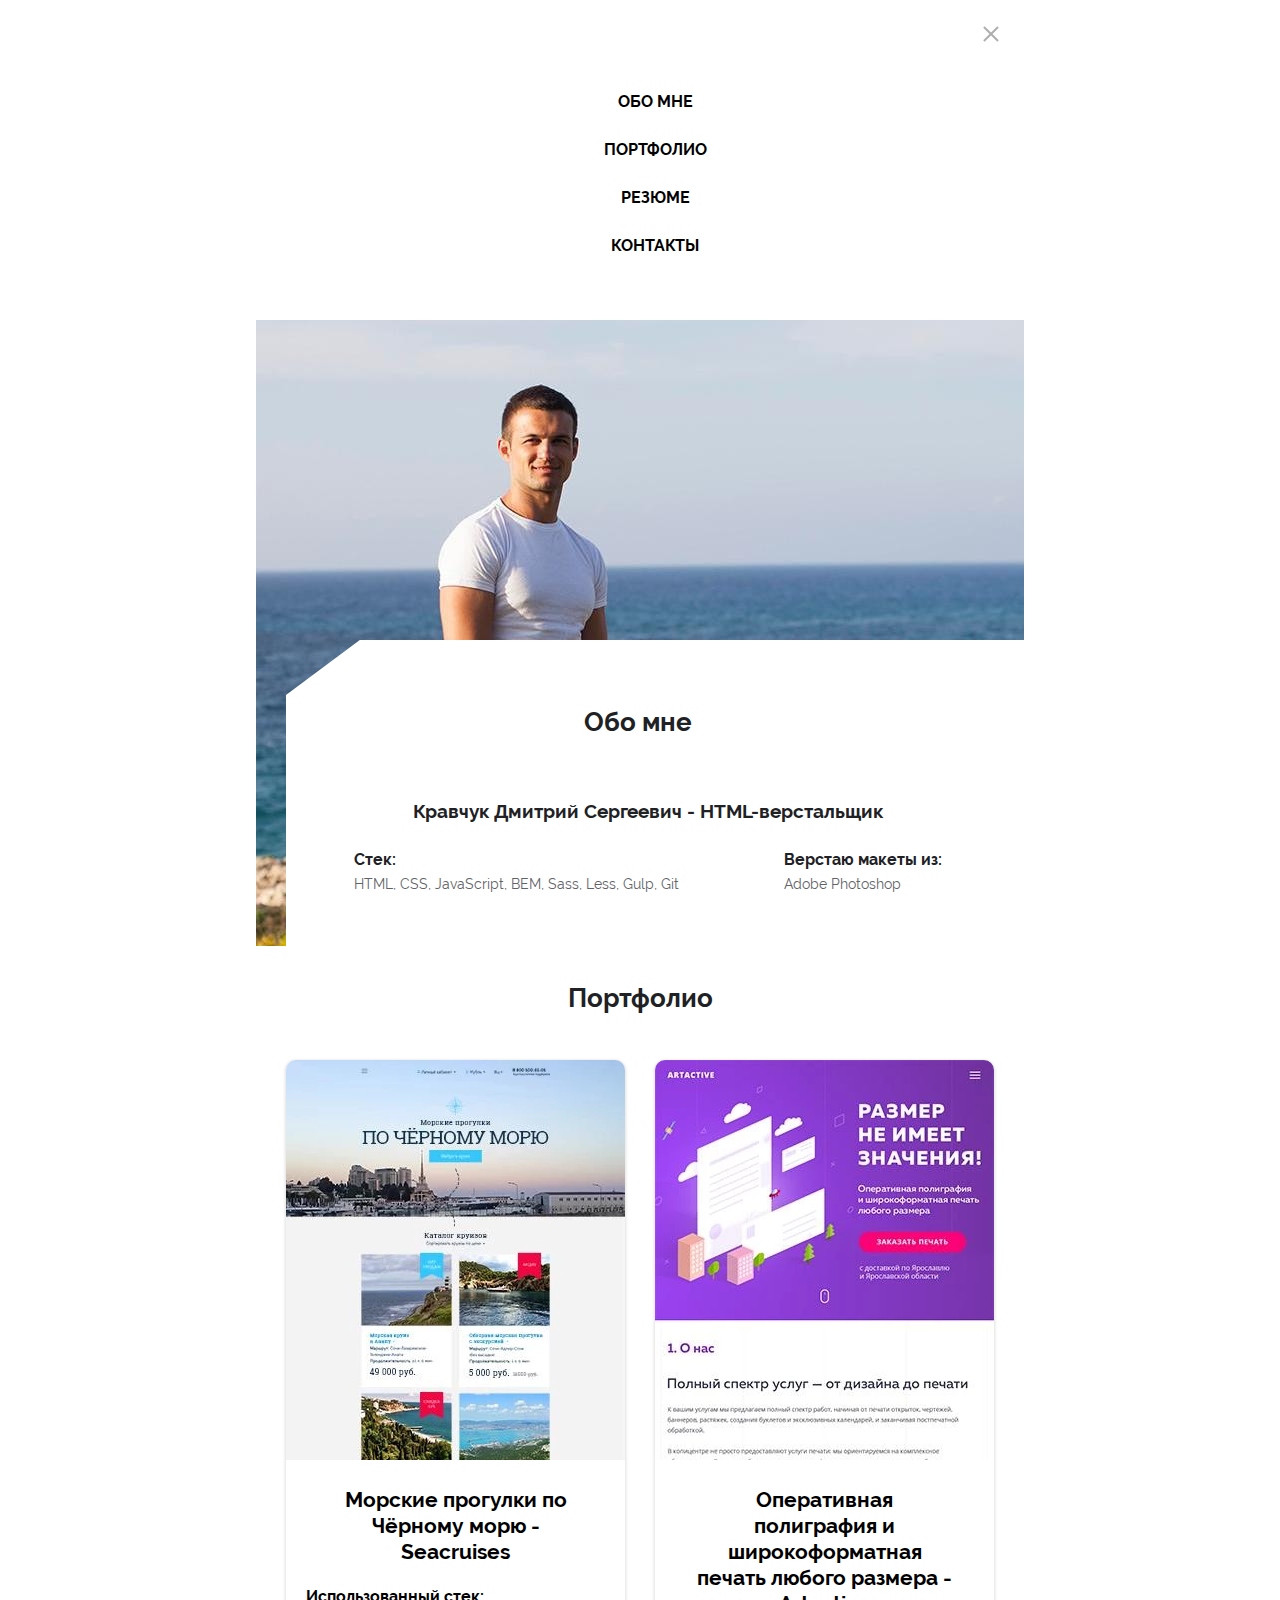
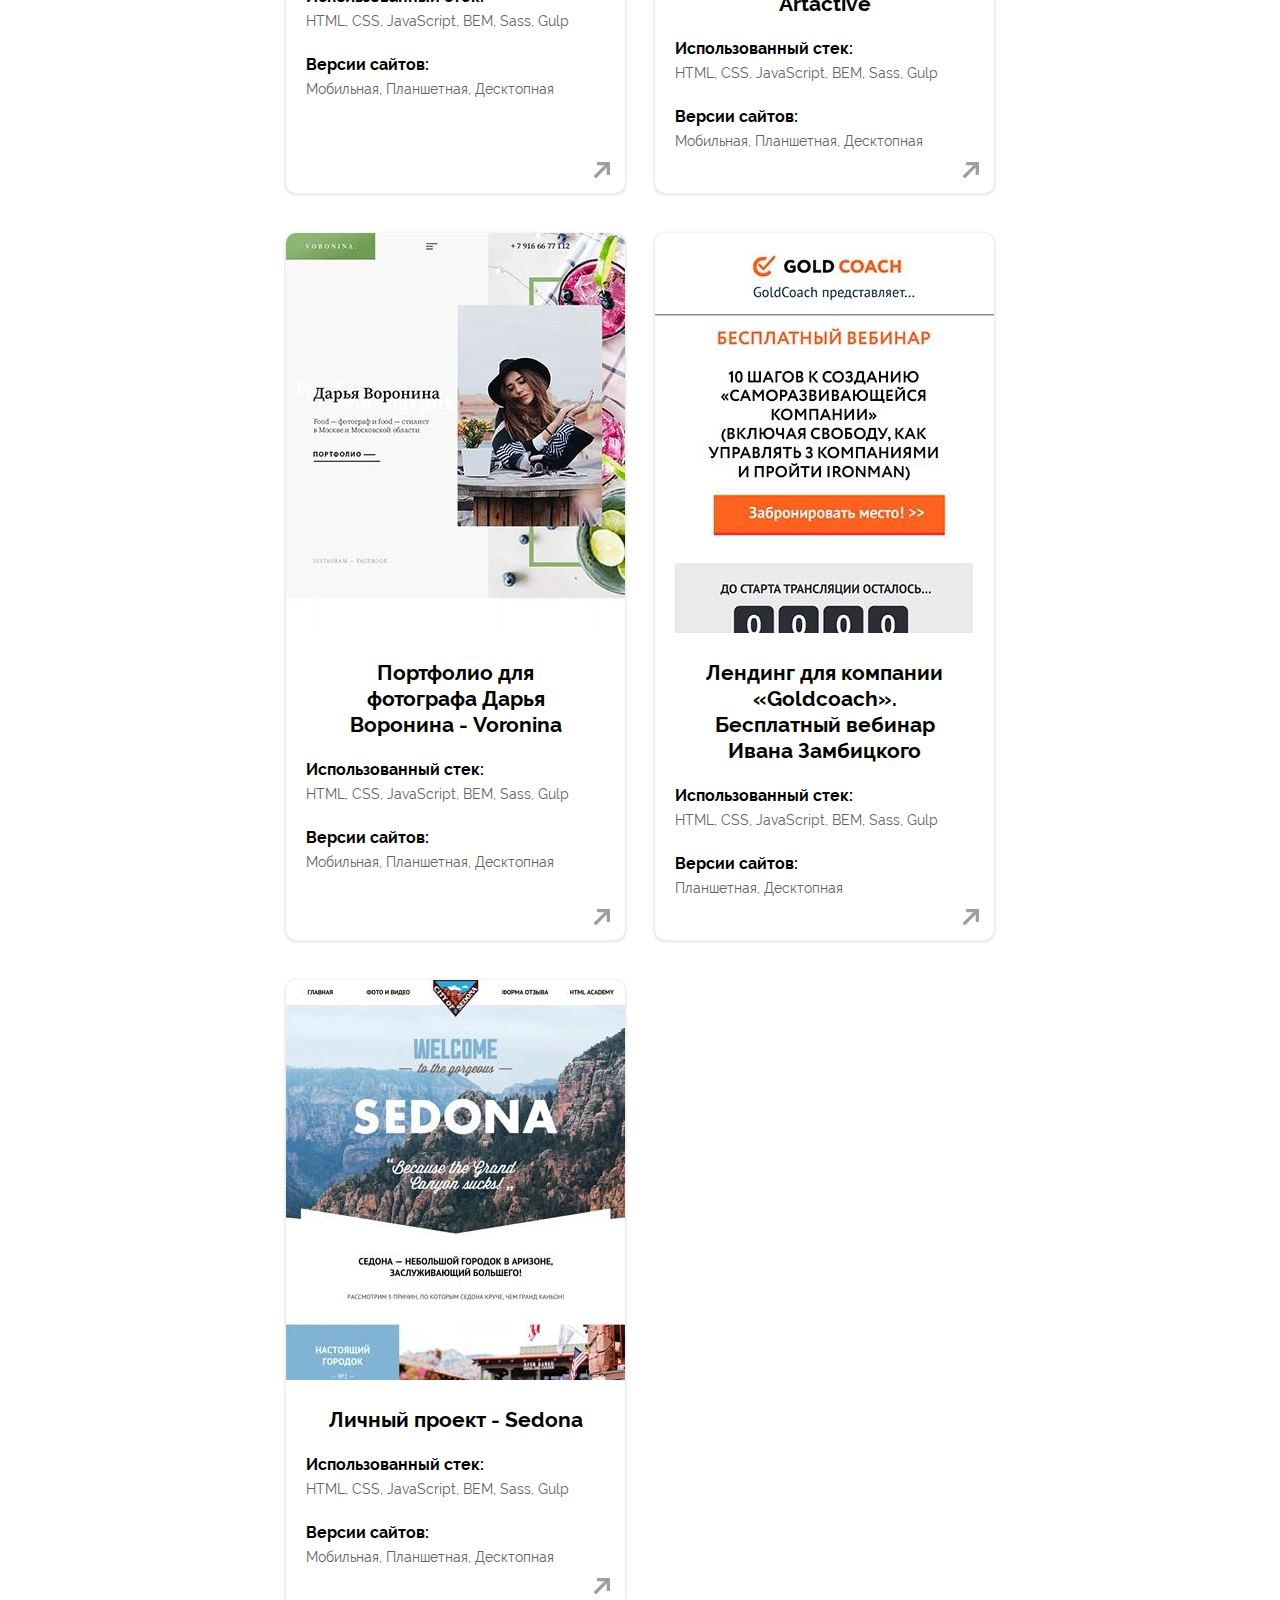
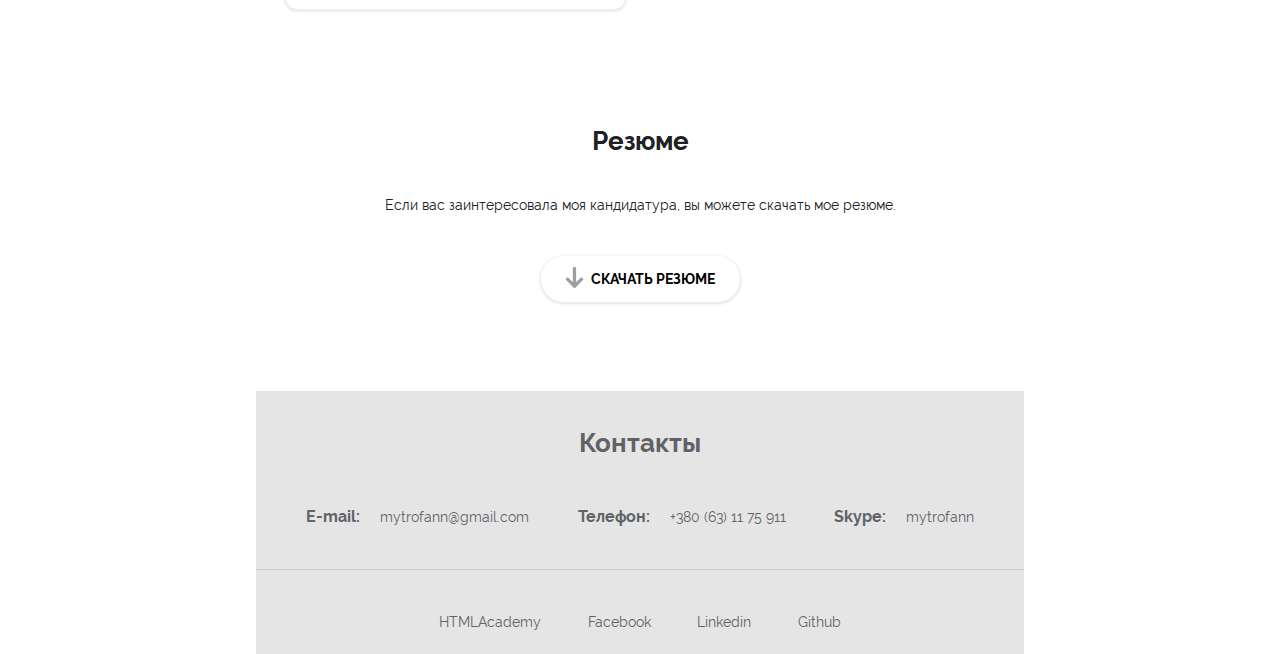
<file: index.html>
<!DOCTYPE html><html lang="ru"><head><meta charset="utf-8"><title>Главная - Портфолио</title><meta name="viewport" content="width=device-width,initial-scale=1"><meta name="format-detection" content="telephone=no"><meta name="robots" content="npindex, nofollow"><link rel="preload" href="fonts/Raleway-Regular.woff" as="font"><link rel="preload" href="fonts/Raleway-Bold.woff" as="font"><link rel="preload" href="fonts/RobotoSlab-Regular.woff" as="font"><link rel="stylesheet" href="css/style.min.css"></head><body><svg class="sprite"><symbol id="diagonal-arrow" viewBox="0 0 385.756 385.756"><path d="M377.816,7.492C372.504,2.148,366.088,0,358.608,0H98.544c-15.44,0-29.08,10.988-29.08,26.428v23.724    c0,15.44,13.64,29.848,29.08,29.848h152.924L8.464,322.08c-5.268,5.272-8.172,11.84-8.176,19.34c0,7.5,2.908,14.296,8.176,19.568    L25.24,377.64c5.264,5.272,12.296,8.116,19.796,8.116s13.768-2.928,19.036-8.2l241.392-242.172v151.124    c0,15.444,14.084,29.492,29.52,29.492h23.732c15.432,0,26.752-14.048,26.752-29.492V26.52    C385.464,19.048,383.144,12.788,377.816,7.492z" fill="#9e9e9e"/></symbol><symbol id="download-arrow" viewBox="0 0 492 492"><path d="M442.668,268.536l-16.116-16.12c-5.06-5.068-11.824-7.872-19.024-7.872c-7.208,0-14.584,2.804-19.644,7.872
			L283.688,355.992V26.924C283.688,12.084,272.856,0,258.02,0h-22.804c-14.832,0-28.404,12.084-28.404,26.924v330.24
			L102.824,252.416c-5.068-5.068-11.444-7.872-18.652-7.872c-7.2,0-13.776,2.804-18.84,7.872l-16.028,16.12
			c-10.488,10.492-10.444,27.56,0.044,38.052l177.576,177.556c5.056,5.056,11.84,7.856,19.1,7.856h0.076
			c7.204,0,13.972-2.8,19.028-7.856l177.54-177.552C453.164,296.104,453.164,279.028,442.668,268.536z"/></symbol></svg><header class="page-header"><nav class="main-nav main-nav--closed main-nav--nodjs"><div class="main-nav__wrapper"><ul class="main-nav__list site-list"><li class="site-list__item"><a class="site-list__item-link" href="#about">Обо мне</a></li><li class="site-list__item"><a class="site-list__item-link" href="#portfolio">Портфолио</a></li><li class="site-list__item"><a class="site-list__item-link" href="#summary">Резюме</a></li><li class="site-list__item"><a class="site-list__item-link" href="#contacts">Контакты</a></li></ul></div><button class="main-nav__toggle" type="button" tabindex="1"><span class="visually-hidden">Открыть меню</span></button></nav></header><main class="index-page-main"><section id="about" class="about"><h2 class="about__title">Обо мне</h2><h3 class="about__autor">Кравчук Дмитрий Сергеевич - HTML-верстальщик</h3><div class="about__description-wrapper"><b class="about__stek">Стек:<p class="about__stek-text">HTML, CSS, JavaScript, BEM, Sass, Less, Gulp, Git</p></b><b class="about__layout">Верстаю макеты из:<p class="about__layout-text">Adobe Photoshop</p></b></div></section><section id="portfolio" class="portfolio"><h2 class="portfolio__title">Портфолио</h2><ul class="portfolio__list"><li class="portfolio__item"><a class="portfolio__item-link" href="https://mytrofann.github.io/Seacruises/" target="_blank"><picture><source type="image/webp" media="(min-width: 1440px)" srcset="img/seacruises-desktop@1x.webp"><source type="image/webp" media="(min-width: 768px)" srcset="img/seacruises-tablet@1x.webp"><source type="image/webp" srcset="img/seacruises-mobile@1x.webp"><source media="(min-width: 1440px)" srcset="img/seacruises-desktop@1x.jpg"><source media="(min-width: 768px)" srcset="img/seacruises-tablet@1x.jpg"><img class="portfolio__item-image" src="img/seacruises-mobile@1x.jpg" alt="Seacruises"></picture><h3 class="portfolio__item-title">Морские прогулки по Чёрному морю - Seacruises</h3><b class="portfolio__item-stek">Использованный стек:<p class="portfolio__item-stek-text">HTML, CSS, JavaScript, BEM, Sass, Gulp</p></b><b class="portfolio__item-version">Версии сайтов:<p class="portfolio__item-version-text">Мобильная, Планшетная, Десктопная</p></b><svg class="portfolio__diagonal-arrow" width="16px" height="16px"><use xlink:href="#diagonal-arrow"></use></svg></a></li><li class="portfolio__item"><a class="portfolio__item-link" href="https://mytrofann.github.io/Artactive/" target="_blank"><picture><source type="image/webp" media="(min-width: 1440px)" srcset="img/artactive-desktop@1x.webp"><source type="image/webp" media="(min-width: 768px)" srcset="img/artactive-tablet@1x.webp"><source type="image/webp" srcset="img/artactive-mobile@1x.webp"><source media="(min-width: 1440px)" srcset="img/artactive-desktop@1x.jpg"><source media="(min-width: 768px)" srcset="img/artactive-tablet@1x.jpg"><img class="portfolio__item-image" src="img/artactive-mobile@1x.jpg" alt="Artactive"></picture><h3 class="portfolio__item-title">Оперативная полиграфия и широкоформатная печать любого размера - Artactive</h3><b class="portfolio__item-stek">Использованный стек:<p class="portfolio__item-stek-text">HTML, CSS, JavaScript, BEM, Sass, Gulp</p></b><b class="portfolio__item-version">Версии сайтов:<p class="portfolio__item-version-text">Мобильная, Планшетная, Десктопная</p></b><svg class="portfolio__diagonal-arrow" width="16px" height="16px"><use xlink:href="#diagonal-arrow"></use></svg></a></li><li class="portfolio__item"><a class="portfolio__item-link" href="https://mytrofann.github.io/Voronina/" target="_blank"><picture><source type="image/webp" media="(min-width: 1440px)" srcset="img/voronina-desktop@1x.webp"><source type="image/webp" media="(min-width: 768px)" srcset="img/voronina-tablet@1x.webp"><source type="image/webp" srcset="img/voronina-mobile@1x.webp"><source media="(min-width: 1440px)" srcset="img/voronina-desktop@1x.jpg"><source media="(min-width: 768px)" srcset="img/voronina-tablet@1x.jpg"><img class="portfolio__item-image" src="img/voronina-mobile@1x.jpg" alt="Voronina"></picture><h3 class="portfolio__item-title">Портфолио для фотографа Дарья Воронина - Voronina</h3><b class="portfolio__item-stek">Использованный стек:<p class="portfolio__item-stek-text">HTML, CSS, JavaScript, BEM, Sass, Gulp</p></b><b class="portfolio__item-version">Версии сайтов:<p class="portfolio__item-version-text">Мобильная, Планшетная, Десктопная</p></b><svg class="portfolio__diagonal-arrow" width="16px" height="16px"><use xlink:href="#diagonal-arrow"></use></svg></a></li><li class="portfolio__item"><a class="portfolio__item-link" href="https://mytrofann.github.io/Goldcoach/" target="_blank"><picture><source type="image/webp" media="(min-width: 1440px)" srcset="img/goldcoach-desktop@1x.webp"><source type="image/webp" media="(min-width: 768px)" srcset="img/goldcoach-tablet@1x.webp"><source type="image/webp" srcset="img/goldcoach-mobile@1x.webp"><source media="(min-width: 1440px)" srcset="img/goldcoach-desktop@1x.jpg"><source media="(min-width: 768px)" srcset="img/goldcoach-tablet@1x.jpg"><img class="portfolio__item-image" src="img/goldcoach-mobile@1x.jpg" alt="GoldCoach"></picture><h3 class="portfolio__item-title">Лендинг для компании «Goldcoach». Бесплатный вебинар Ивана Замбицкого</h3><b class="portfolio__item-stek">Использованный стек:<p class="portfolio__item-stek-text">HTML, CSS, JavaScript, BEM, Sass, Gulp</p></b><b class="portfolio__item-version">Версии сайтов:<p class="portfolio__item-version-text">Планшетная, Десктопная</p></b><svg class="portfolio__diagonal-arrow" width="16px" height="16px"><use xlink:href="#diagonal-arrow"></use></svg></a></li><li class="portfolio__item"><a class="portfolio__item-link" href="https://mytrofann.github.io/Sedona/" target="_blank"><picture><source type="image/webp" media="(min-width: 1440px)" srcset="img/sedona-desktop@1x.webp"><source type="image/webp" media="(min-width: 768px)" srcset="img/sedona-tablet@1x.webp"><source type="image/webp" srcset="img/sedona-mobile@1x.webp"><source media="(min-width: 1440px)" srcset="img/sedona-desktop@1x.jpg"><source media="(min-width: 768px)" srcset="img/sedona-tablet@1x.jpg"><img class="portfolio__item-image" src="img/sedona-mobile@1x.jpg" alt="Sedona"></picture><h3 class="portfolio__item-title">Личный проект - Sedona</h3><b class="portfolio__item-stek">Использованный стек:<p class="portfolio__item-stek-text">HTML, CSS, JavaScript, BEM, Sass, Gulp</p></b><b class="portfolio__item-version">Версии сайтов:<p class="portfolio__item-version-text">Мобильная, Планшетная, Десктопная</p></b><svg class="portfolio__diagonal-arrow" width="16px" height="16px"><use xlink:href="#diagonal-arrow"></use></svg></a></li></ul></section><section id="summary" class="summary"><h2 class="summary__title">Резюме</h2><p class="summary__description">Если вас заинтересовала моя кандидатура, вы можете скачать мое резюме.</p><div class="summary__button-wrapper"><a class="summary__button button" href="files/HTMLcoder_KravchukDS_resume.pdf" target="_blank">Скачать резюме</a> <svg class="summary__download-arrow" width="21px" height="21px"><use xlink:href="#download-arrow"></use></svg></div></section></main><footer class="page-footer"><section id="contacts" class="contacts"><h2 class="contacts__title">Контакты</h2><ul class="contacts__list"><li class="contacts__item"><b class="contacts__item-title contacts__email-title">E-mail:</b><p class="contacts__item-description contacts__email">mytrofann@gmail.com</p></li><li class="contacts__item"><b class="contacts__item-title contacts__tel-title">Телефон:</b><p class="contacts__item-description contacts__tel">+380 (63) 11 75 911</p></li><li class="contacts__item"><b class="contacts__item-title contacts__skype-title">Skype:</b><p class="contacts__item-description contacts__skype">mytrofann</p></li></ul></section><section class="social"><h2 class="visually-hidden">Социальные сети</h2><ul class="social__list"><li class="contacts__item"><a class="social__item-link social__item-facebook" href="https://htmlacademy.ru/profile/mytrofann">HTMLAcademy</a></li><li class="social__item"><a class="social__item-link social__item-facebook" href="https://www.facebook.com/mytrofann">Facebook</a></li><li class="contacts__item"><a class="social__item-link social__item-facebook" href="https://www.linkedin.com/in/mytrofann/">Linkedin</a></li><li class="contacts__item"><a class="social__item-link social__item-facebook" href="https://github.com/mytrofann">Github</a></li></ul></section></footer><script src="js/javascript.min.js"></script><script src="js/scroll.min.js"></script><script src="js/picturefill.min.js"></script></body></html>
</file>
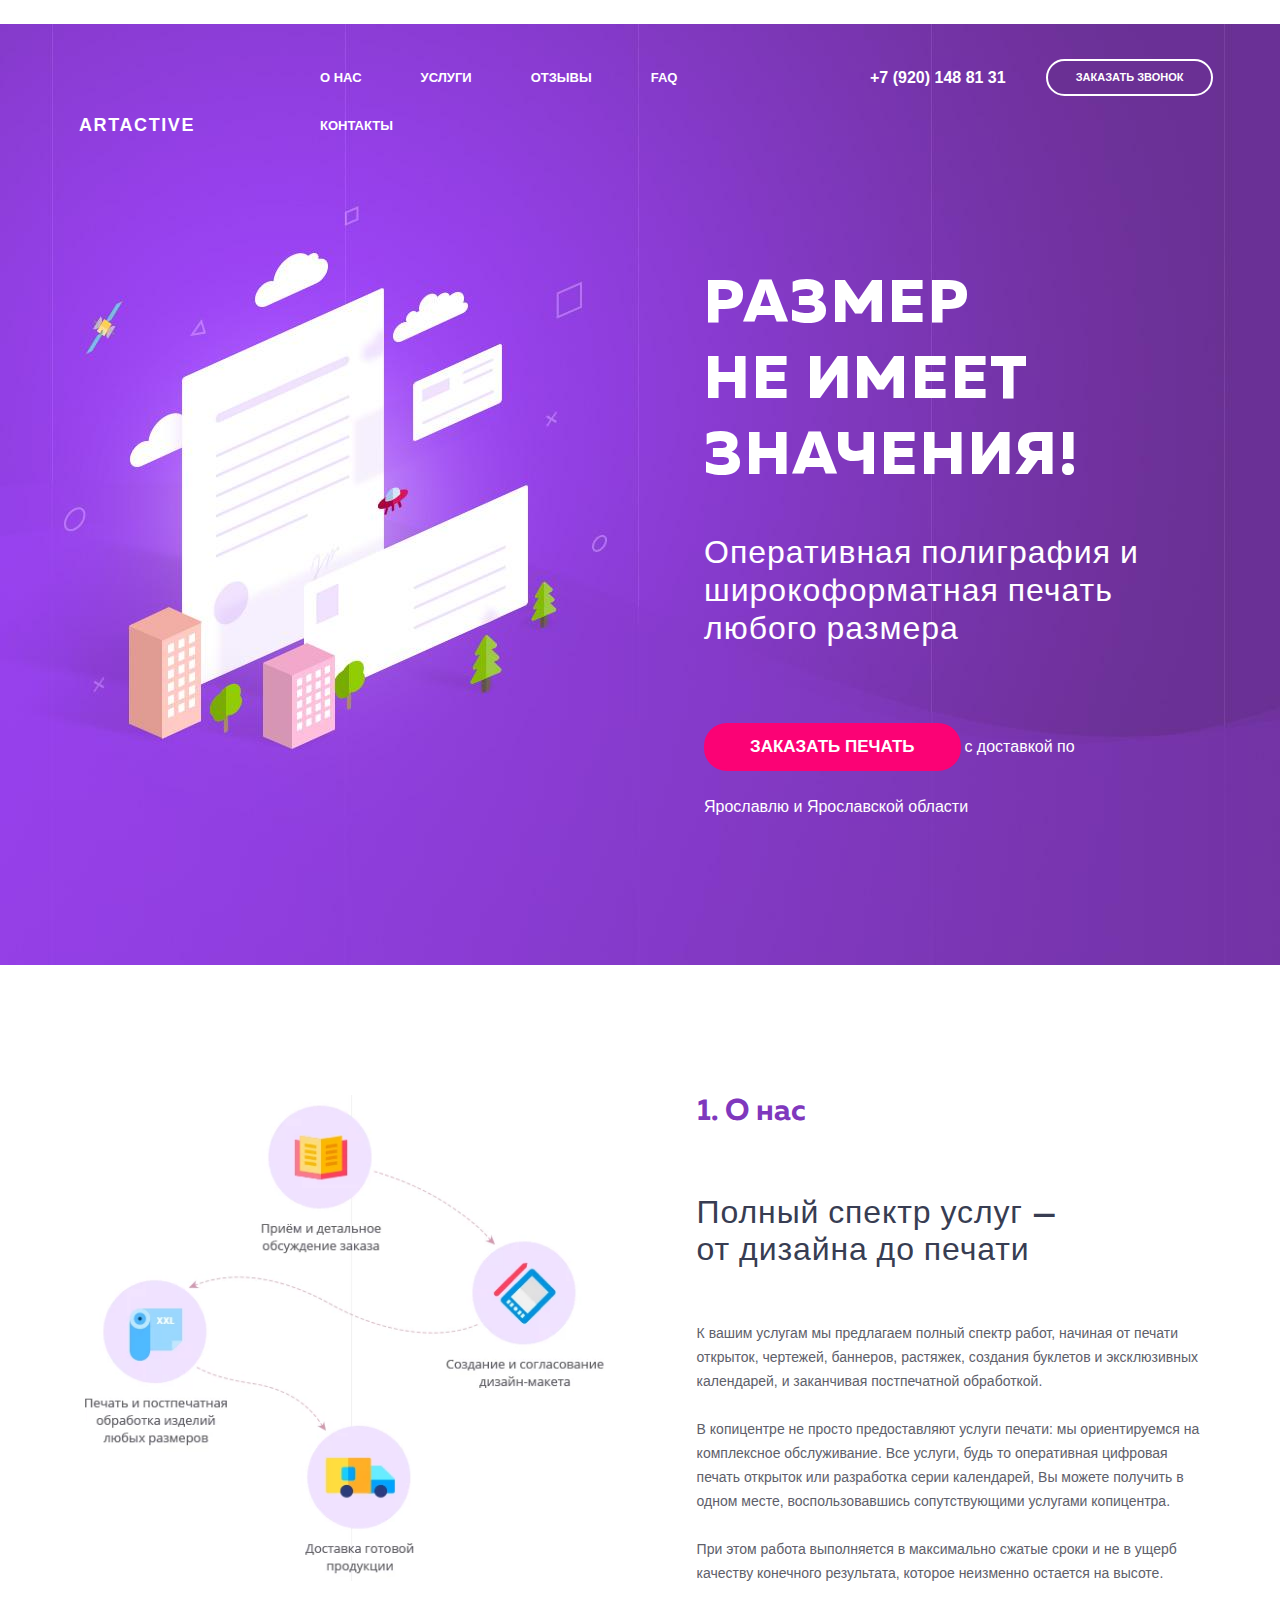
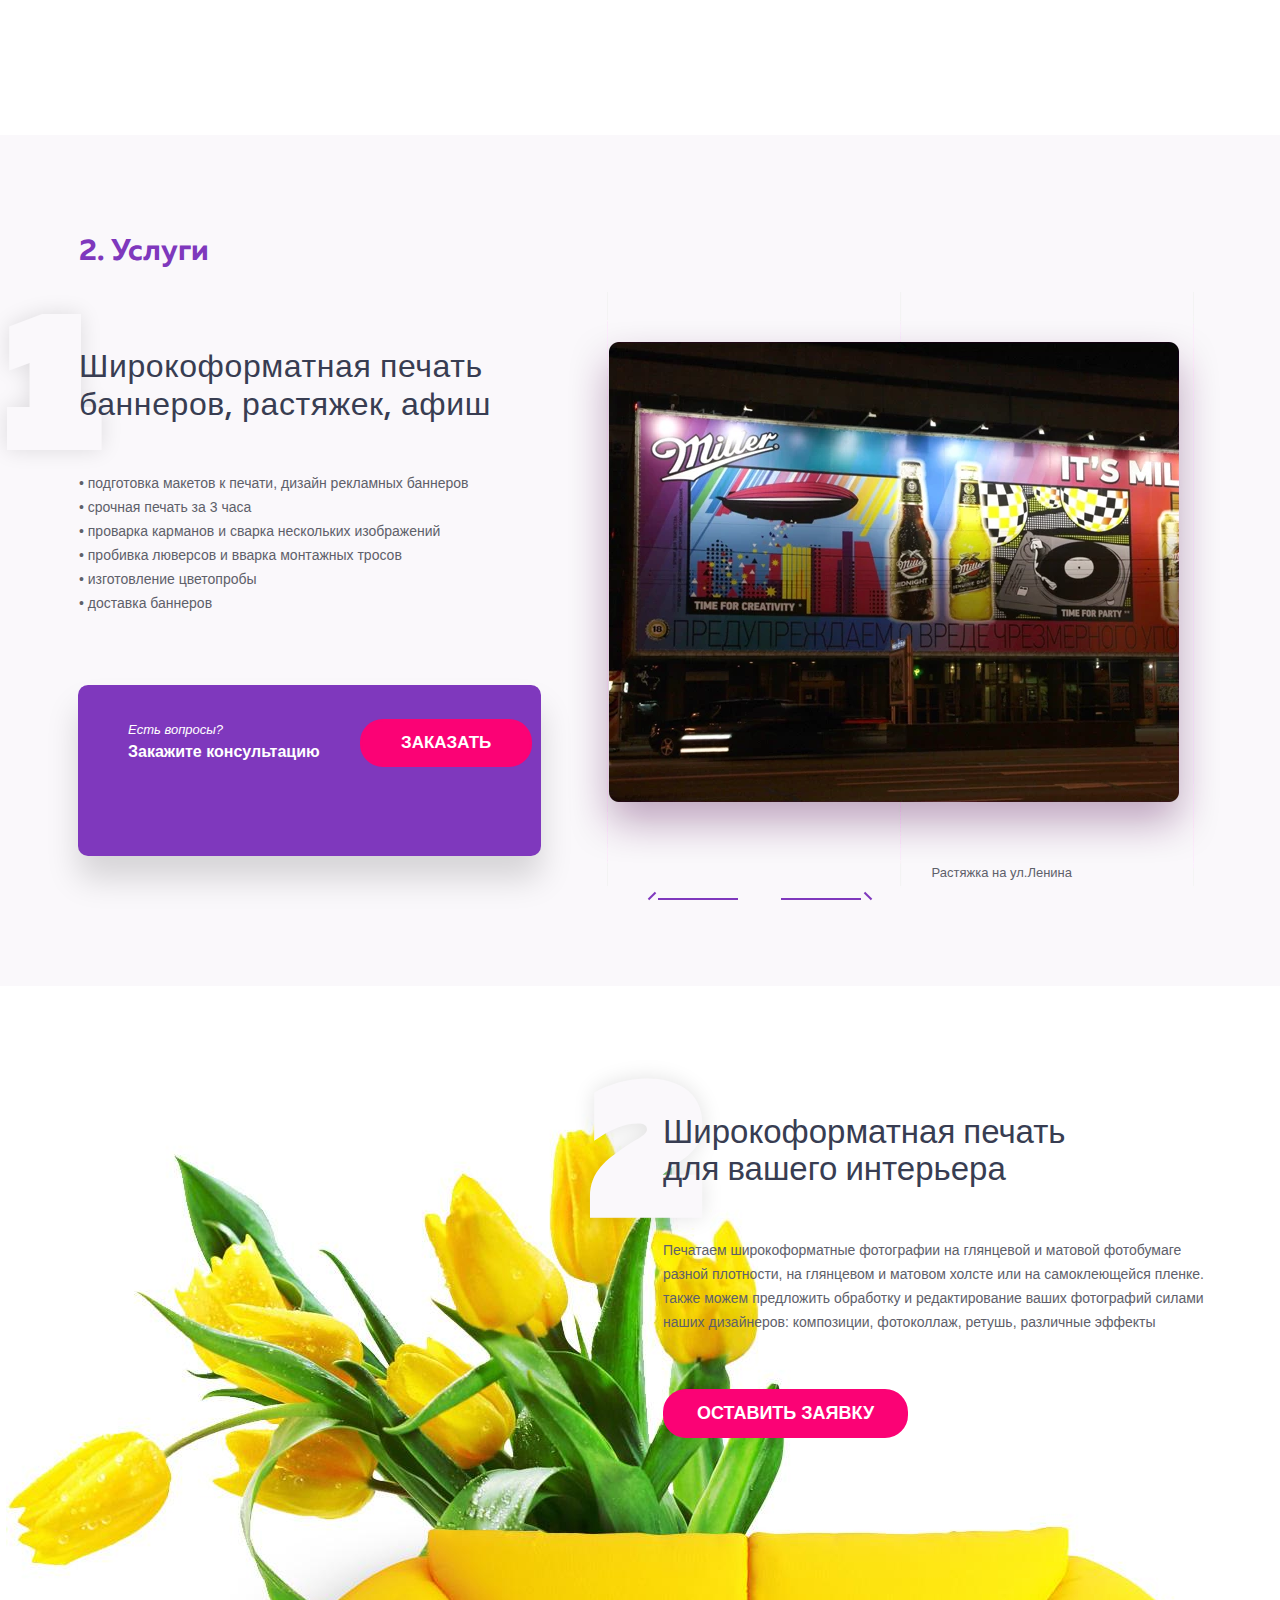
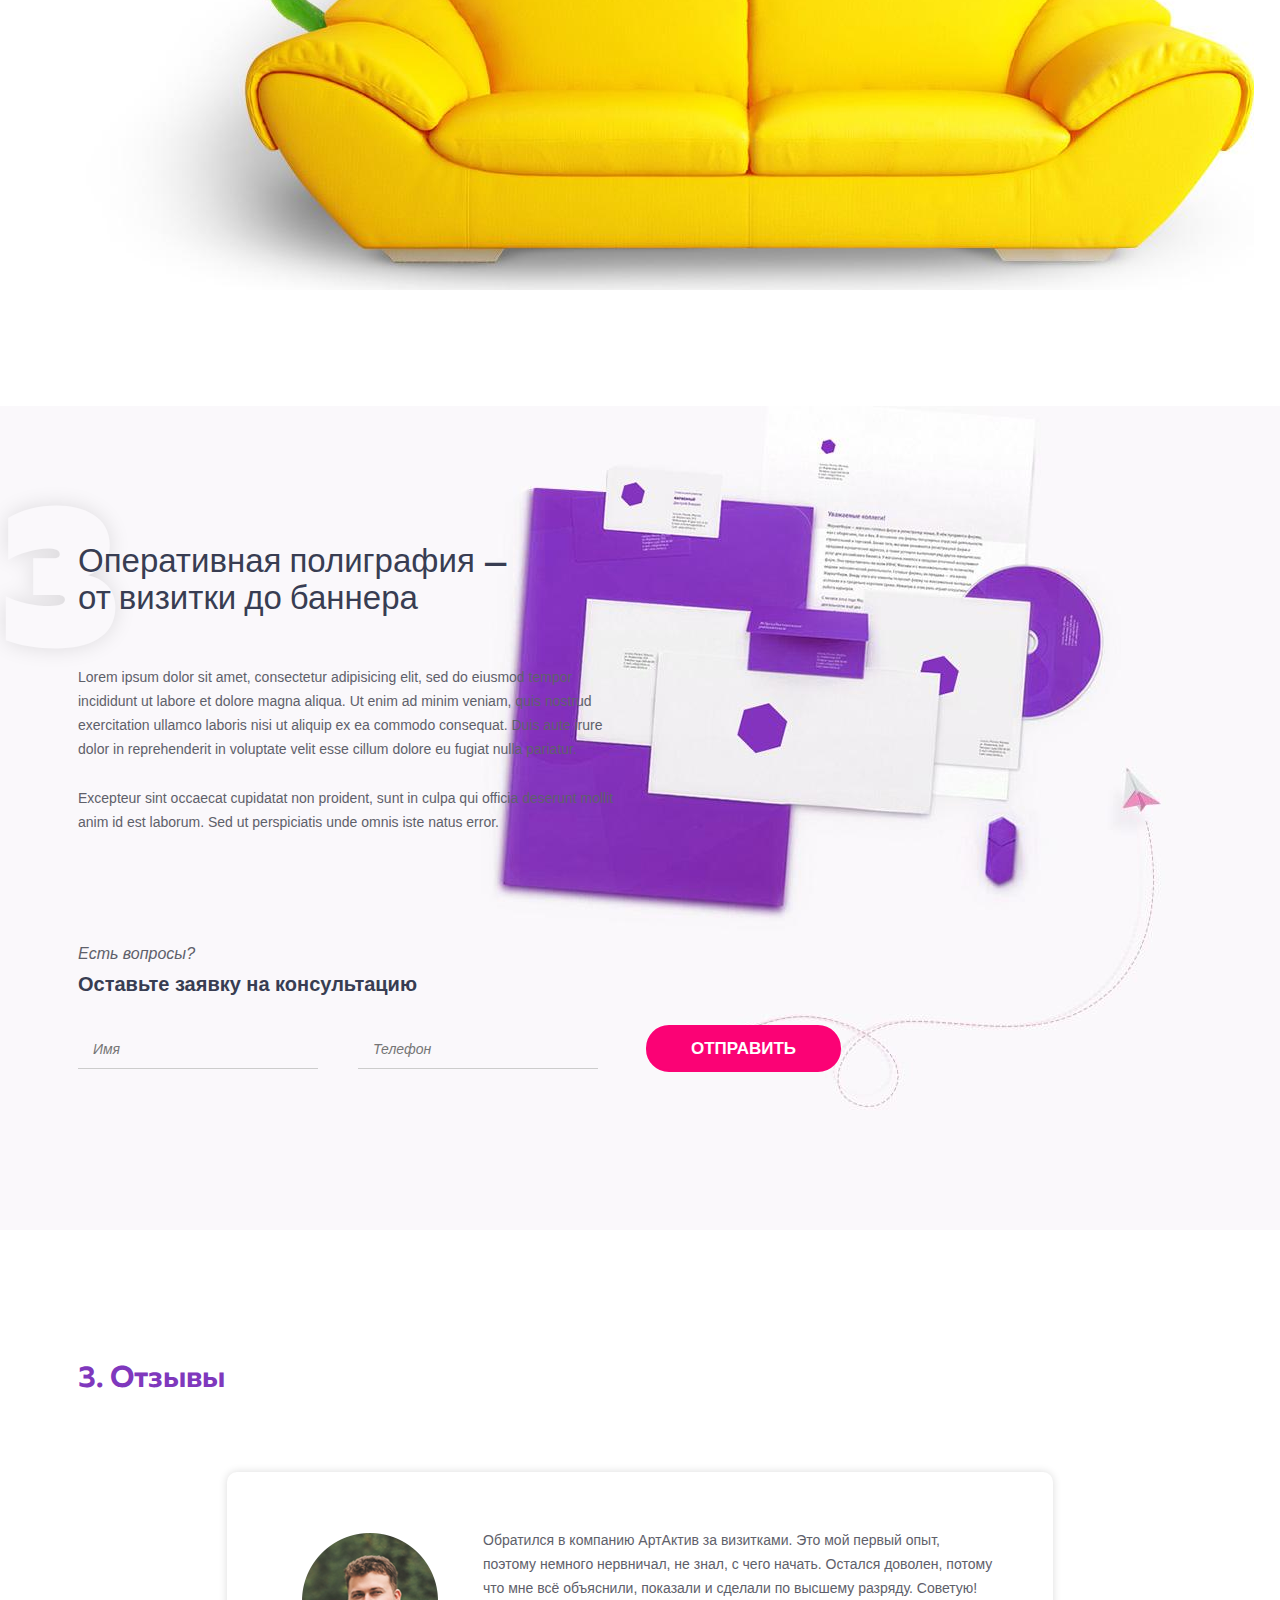
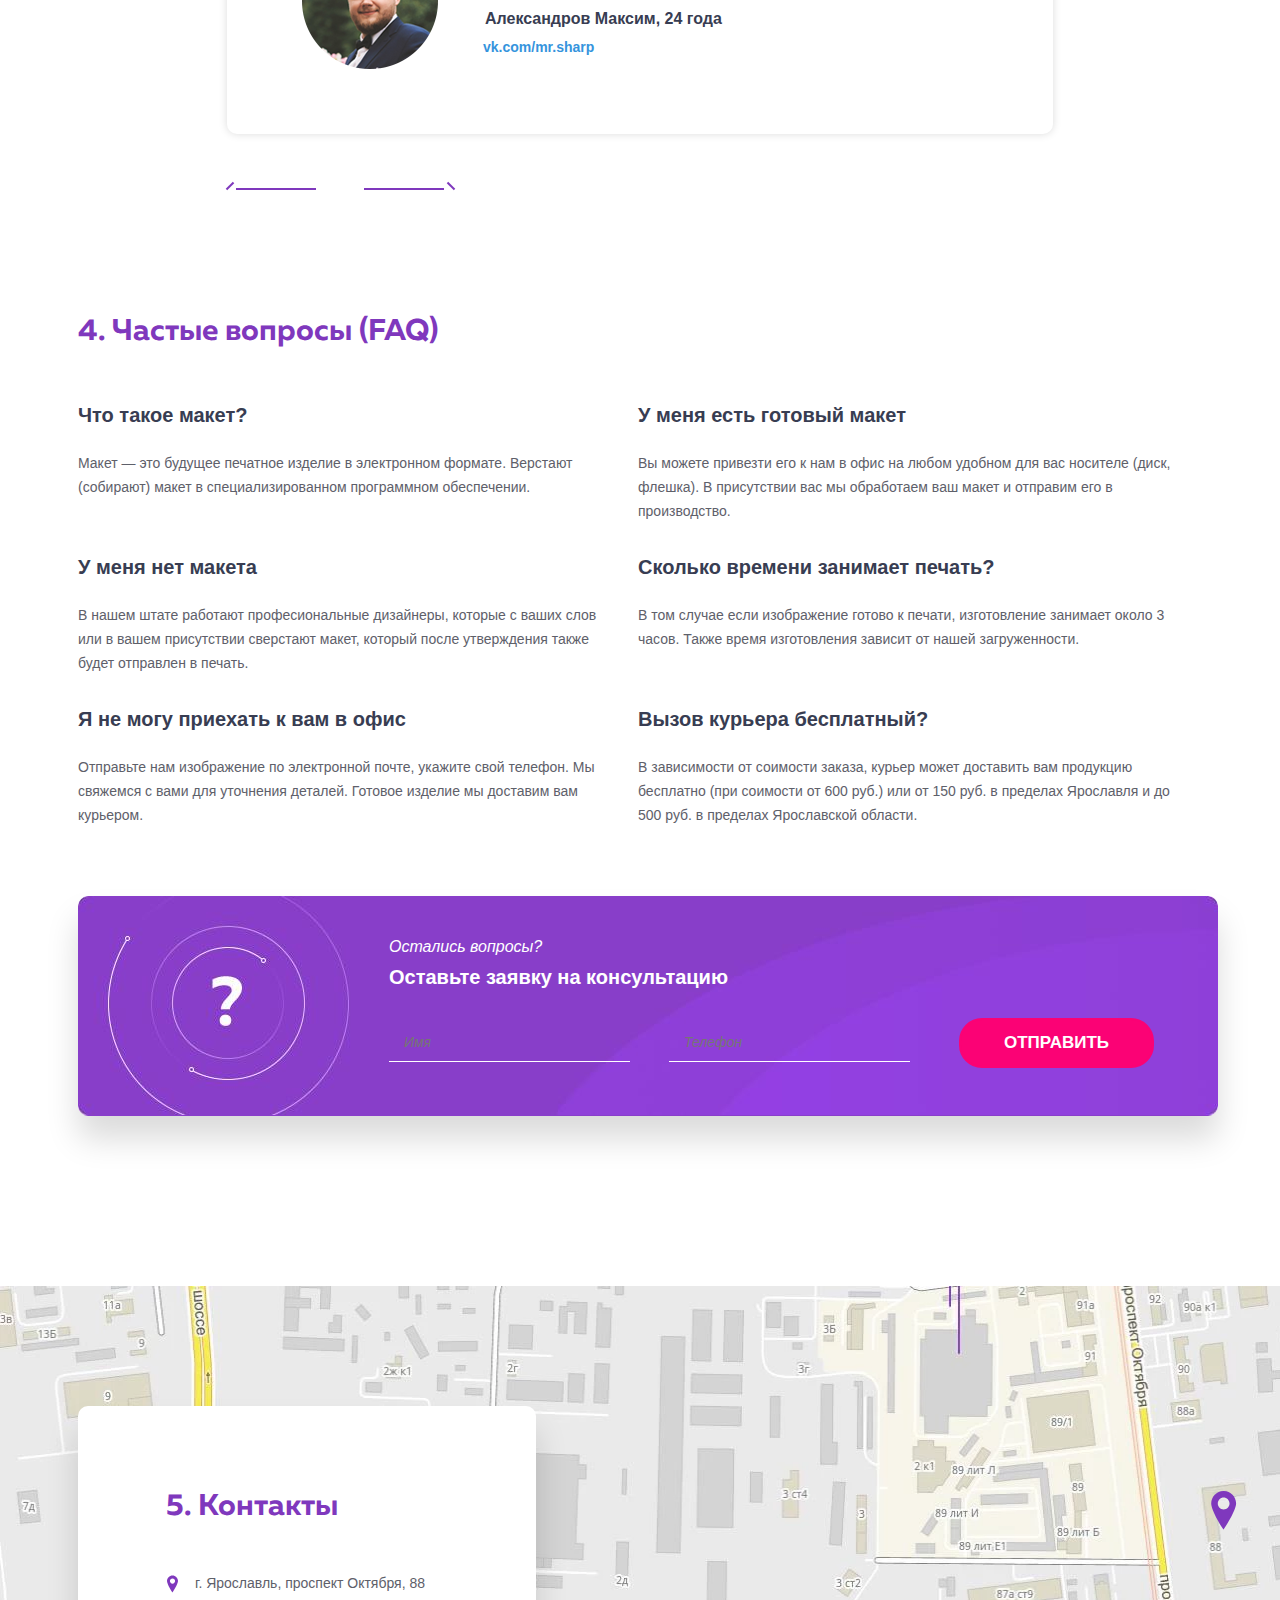
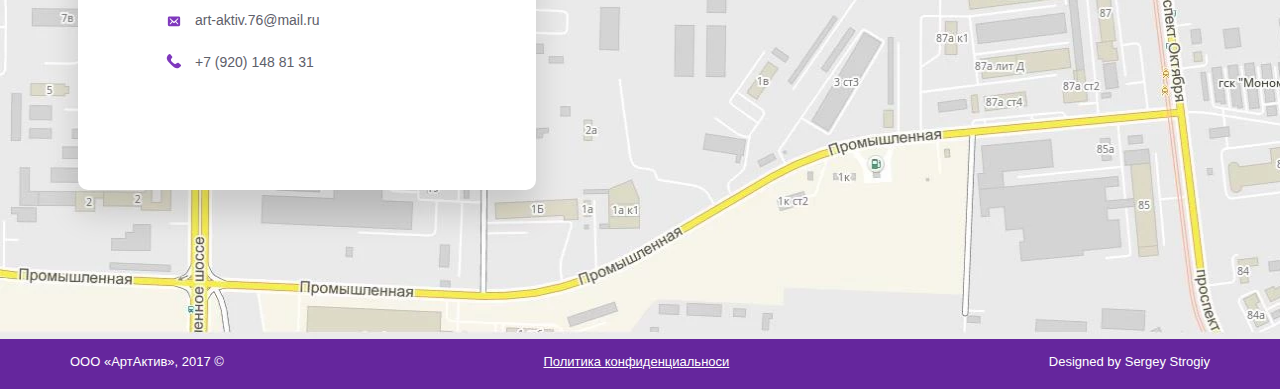
<file: Artactive/index.html>
<!DOCTYPE html><html lang="ru"><head><meta charset="utf-8"><title>Главная - Artactive</title><meta name="viewport" content="width=device-width,initial-scale=1"><meta name="format-detection" content="telephone=no"><meta name="robots" content="npindex, nofollow"><link rel="preload" href="fonts/Muller-Medium.woff" as="font"><link rel="preload" href="fonts/Muller-Bold.woff" as="font"><link rel="preload" href="fonts/Muller-ExtraBold.woff" as="font"><link rel="preload" href="fonts/Muller-Heavy.woff" as="font"><link rel="stylesheet" href="css/style.min.css"></head><body><svg class="sprite"><symbol id="adress" viewBox="0 0 25 38"><path d="M5.500,16.999 C5.068,16.999 -0.000,8.644 -0.000,5.567 C-0.000,2.493 2.462,-0.001 5.500,-0.001 C8.537,-0.001 11.000,2.493 11.000,5.567 C11.000,8.644 5.643,16.999 5.500,16.999 ZM5.500,2.906 C4.067,2.906 2.906,4.088 2.906,5.547 C2.906,7.005 4.067,8.187 5.500,8.187 C6.932,8.187 8.094,7.005 8.094,5.547 C8.094,4.088 6.932,2.906 5.500,2.906 Z"/></symbol><symbol id="email" viewBox="0 0 100 125"><path d="M5.1,15.5c-2,2.1-3.1,4.8-3.1,7.7v53.5c0,2.9,1.1,5.6,3.1,7.7l0,0c2.1,2.2,5,3.4,8,3.4h73.8
	c6.1,0,11.1-5,11.1-11.1c0,0,0,0,0,0V23.2c0-6.1-5-11.1-11.1-11.1H13.1C10.1,12.1,7.2,13.4,5.1,15.5z M16.9,27.4
	c1.3-1.4,3.4-1.5,4.9-0.3L50,51.9l0,0l28.2-24.7c1.5-1.3,3.7-1.1,4.9,0.3c1.2,1.4,1.1,3.4-0.1,4.7L66.3,49.2l16.8,18.8
	c1.3,1.5,1.1,3.7-0.3,4.9c-1.4,1.2-3.4,1.1-4.7-0.1L60.4,55.3l-4.8,4.9c-1.5,1.4-3.5,2.2-5.6,2.2l0,0c-2.1,0-4.1-0.8-5.6-2.2
	l-4.8-4.9L21.9,72.7c-1.4,1.3-3.6,1.3-4.9,0c-1.3-1.3-1.3-3.4-0.1-4.7l16.8-18.7L17,32.2C15.7,30.9,15.7,28.8,16.9,27.4z"/></symbol><symbol id="tel" viewBox="0 0 100 125"><path d="M33.7,76.2c16.4,16.4,29,20.5,43.8,5.7c2.3-2.4,4.5-5.4,1.4-8.5l-12-9.2c-3.8-2-5.3-0.6-7.1,1.4
	c-6.6,7.3-13.6,4.9-18.4,0l-7.1-7.1c-4.9-4.7-7.3-11.8,0-18.4c2-1.8,3.5-3.3,1.4-7.1l-9.2-12c-3.1-3.1-6.1-0.9-8.5,1.4
	C3.3,37.3,7.4,49.9,23.8,66.3L33.7,76.2z"/></symbol><symbol id="close-cross" viewBox="0 0 21 21"><path d="M13.328 10.5l7.371-7.371a1.003 1.003 0 0 0 0-1.414L19.285.3a1.003 1.003 0 0 0-1.414 0L10.5 7.672 3.129.301a1.003 1.003 0 0 0-1.414 0L.301 1.715a1.003 1.003 0 0 0 0 1.414L7.672 10.5.301 17.871a1.003 1.003 0 0 0 0 1.414l1.415 1.414a1.003 1.003 0 0 0 1.414 0l7.371-7.371 7.371 7.371a1.003 1.003 0 0 0 1.414 0l1.414-1.414a1.003 1.003 0 0 0 0-1.414L13.328 10.5z"/></symbol></svg><header class="page-header"><div class="page-header__wrapper"><nav class="main-nav main-nav--closed main-nav--nojs"><div class="main-nav__wrapper"><ul class="main-nav__list site-list"><li class="site-list__item"><a class="site-list__link" href="#about">О нас</a></li><li class="site-list__item"><a class="site-list__link" href="#services">Услуги</a></li><li class="site-list__item"><a class="site-list__link" href="#reviews">Отзывы</a></li><li class="site-list__item"><a class="site-list__link" href="#faq">FAQ</a></li><li class="site-list__item"><a class="site-list__link" href="#contacts">Контакты</a></li></ul><p class="main-nav__phone">+7 (920) 148 81 31</p><button class="main-nav__button button">Заказать звонок</button></div><button class="main-nav__toggle" type="button" tabindex="1"><span class="visually-hidden">Открыть меню</span></button></nav><section class="offer"><a class="offer__logo"><span class="offer__logo-text">Artactive</span></a><h2 class="offer__title">Размер <span class="offer__title-block">не имеет </span>значения!</h2><p class="offer__description">Оперативная полиграфия и широкоформатная печать любого размера</p><button class="offer__button button">Заказать печать</button> <span class="offer__button-text">с доставкой по Ярославлю и Ярославской области</span></section></div></header><main class="index-page-main"><section id="about" class="about"><div class="about__wrapper-about"><div class="about__wrapper"><h2 class="about__title">1. О нас</h2><h3 class="about__offer">Полный спектр услуг — от дизайна до печати</h3><p class="about__description">К вашим услугам мы предлагаем полный спектр работ, начиная от печати открыток, чертежей, баннеров, растяжек, создания буклетов и эксклюзивных календарей, и заканчивая постпечатной обработкой.</p><p class="about__description">В копицентре не просто предоставляют услуги печати: мы ориентируемся на комплексное обслуживание. Все услуги, будь то оперативная цифровая печать открыток или разработка серии календарей, Вы можете получить в одном месте, воспользовавшись сопутствующими услугами копицентра.</p><p class="about__description">При этом работа выполняется в максимально сжатые сроки и не в ущерб качеству конечного результата, которое неизменно остается на высоте.</p></div><picture><source type="image/webp" media="(min-width: 1170px)" srcset="img/about-desktop@1x.webp"><source type="image/webp" media="(min-width: 780px)" srcset="img/about-tablet@1x.webp"><source type="image/webp" srcset="img/about-mobile@1x.webp"><source media="(min-width: 1170px)" srcset="img/about-desktop@1x.png"><source media="(min-width: 780px)" srcset="img/about-tablet@1x.png"><img class="about__image" src="img/about-mobile@1x.png" alt="О нас"></picture></div></section><section id="services" class="services"><div class="services__wrapper"><div class="services__wrapper-text"><h2 class="services__title">2. Услуги</h2><span class="services__numder">1</span><h3 class="services__offer">Широкоформатная печать баннеров, растяжек, афиш</h3><ul class="services__list"><li class="services__item">• подготовка макетов к печати, дизайн рекламных баннеров</li><li class="services__item">• срочная печать за 3 часа</li><li class="services__item">• проварка карманов и сварка нескольких изображений</li><li class="services__item">• пробивка люверсов и вварка монтажных тросов</li><li class="services__item">• изготовление цветопробы</li><li class="services__item">• доставка баннеров</li></ul></div><div class="services__image-wrapper"><picture><source type="image/webp" media="(min-width: 1170px)" srcset="img/stretching-desktop@1x.webp"><source type="image/webp" media="(min-width: 780px)" srcset="img/stretching-tablet@1x.webp"><source type="image/webp" srcset="img/stretching-mobile@1x.webp"><source media="(min-width: 1170px)" srcset="img/stretching-desktop@1x.png"><source media="(min-width: 780px)" srcset="img/stretching-tablet@1x.png"><img class="services__image" src="img/stretching-mobile@1x.png" alt="Растяжка"></picture><div class="services__toggle"><button class="services__toggle-back"><span class="visually-hidden">Назад</span></button> <button class="services__toggle-next"><span class="visually-hidden">Вперед</span></button> <span class="services__toggle-title">Растяжка на ул.Ленина</span></div></div><div class="services__order"><p class="services__order-question">Есть вопросы?</p><b class="services__order-title">Закажите консультацию</b> <button class="services__order-button button">Заказать</button></div></div><section class="services__interior interior"><div class="interior__wrapper"><span class="interior__numder">2</span><h2 class="interior__title">Широкоформатная печать для вашего интерьера</h2><p class="interior__description">Печатаем широкоформатные фотографии на глянцевой и матовой фотобумаге разной плотности, на глянцевом и матовом холсте или на самоклеющейся пленке. также можем предложить обработку и редактирование ваших фотографий силами наших дизайнеров: композиции, фотоколлаж, ретушь, различные эффекты</p><button class="interior__button button">Оставить заявку</button></div></section><section class="services__banner banner"><div class="banner__wrapper-banner"><div class="banner__wrapper"><span class="banner__numder">3</span><h2 class="banner__title">Оперативная полиграфия — от визитки до баннера</h2><ul class="banner__list"><li class="banner__item">Lorem ipsum dolor sit amet, consectetur adipisicing elit, sed do eiusmod tempor incididunt ut labore et dolore magna aliqua. Ut enim ad minim veniam, quis nostrud exercitation ullamco laboris nisi ut aliquip ex ea commodo consequat. Duis aute irure dolor in reprehenderit in voluptate velit esse cillum dolore eu fugiat nulla pariatur.</li><li class="banner__item">Excepteur sint occaecat cupidatat non proident, sunt in culpa qui officia deserunt mollit anim id est laborum. Sed ut perspiciatis unde omnis iste natus error.</li></ul></div><section class="banner__order order order-login"><span class="order__question">Есть вопросы?</span><h2 class="order__title">Оставьте заявку на консультацию</h2><form class="order__form" method="post" action="https://echo.htmlacademy.ru"><p class="order__form-wrapper"><label for="order__form-name">Имя</label> <input type="text" id="order__form-name" name="login" placeholder="Имя"></p><p class="order__form-wrapper"><label for="order__form-tel">Телефон</label> <input type="tel" id="order__form-tel" name="tel" placeholder="Телефон" required></p><button class="order__button button" type="submit">Отправить</button></form></section></div></section></section><section id="reviews" class="reviews"><div class="reviews__wrapper"><h2 class="reviews__title">3. Отзывы</h2><ul class="reviews__list"><li class="reviews__item"><img class="reviews__item-image" src="img/autor1@1x.png" width="136" height="136" alt="Александров Максим"><div class="reviews__wrapper-text"><p class="reviews__description">Обратился в компанию АртАктив за визитками. Это мой первый опыт, поэтому немного нервничал, не знал, с чего начать. Остался доволен, потому что мне всё объяснили, показали и сделали по высшему разряду. Советую!</p><b class="reviews__autor">Александров Максим, 24 года</b> <a class="reviews__link" href="#">vk.com/mr.sharp</a></div></li><li class="reviews__item"><img class="reviews__item-image" src="img/autor1@1x.png" width="136" height="136" alt="Александров Максим"><div class="reviews__wrapper-text"><p class="reviews__description">Обратился в компанию АртАктив за визитками. Это мой первый опыт, поэтому немного нервничал, не знал, с чего начать. Остался доволен, потому что мне всё объяснили, показали и сделали по высшему разряду. Советую!</p><b class="reviews__autor">Александров Максим, 24 года</b> <a class="reviews__link" href="#">vk.com/mr.sharp</a></div></li><li class="reviews__item"><img class="reviews__item-image" src="img/autor2@1x.png" width="136" height="136" alt="Александров Максим"><div class="reviews__wrapper-text"><p class="reviews__description">Обратился в компанию АртАктив за визитками. Это мой первый опыт, поэтому немного нервничал, не знал, с чего начать. Остался доволен, потому что мне всё объяснили, показали и сделали по высшему разряду. Советую!</p><b class="reviews__autor">Александров Максим, 24 года</b> <a class="reviews__link" href="#">vk.com/mr.sharp</a></div></li></ul><div class="reviews__toggle"><button class="reviews__toggle-back"><span class="visually-hidden">Назад</span></button> <button class="reviews__toggle-next"><span class="visually-hidden">Вперед</span></button></div></div></section><section id="faq" class="faq"><div class="faq__wrapper"><h2 class="faq__title">4. Частые вопросы (FAQ)</h2><ul class="faq__list"><li class="faq__item"><h3 class="faq__question">Что такое макет?</h3><p class="faq__answer">Макет — это будущее печатное изделие в электронном формате. Верстают (собирают) макет в специализированном программном обеспечении.</p></li><li class="faq__item"><h3 class="faq__question">У меня есть готовый макет</h3><p class="faq__answer">Вы можете привезти его к нам в офис на любом удобном для вас носителе (диск, флешка). В присутствии вас мы обработаем ваш макет и отправим его в производство.</p></li><li class="faq__item"><h3 class="faq__question">У меня нет макета</h3><p class="faq__answer">В нашем штате работают професиональные дизайнеры, которые с ваших слов или в вашем присутствии сверстают макет, который после утверждения также будет отправлен в печать.</p></li><li class="faq__item"><h3 class="faq__question">Сколько времени занимает печать?</h3><p class="faq__answer">В том случае если изображение готово к печати, изготовление занимает около 3 часов. Также время изготовления зависит от нашей загруженности.</p></li><li class="faq__item"><h3 class="faq__question">Я не могу приехать к вам в офис</h3><p class="faq__answer">Отправьте нам изображение по электронной почте, укажите свой телефон. Мы свяжемся с вами для уточнения деталей. Готовое изделие мы доставим вам курьером.</p></li><li class="faq__item"><h3 class="faq__question">Вызов курьера бесплатный?</h3><p class="faq__answer">В зависимости от соимости заказа, курьер может доставить вам продукцию бесплатно (при соимости от 600 руб.) или от 150 руб. в пределах Ярославля и до 500 руб. в пределах Ярославской области.</p></li></ul><section class="faq__order order-two order-two-login"><span class="order-two__question">Остались вопросы?</span><h2 class="order-two__title">Оставьте заявку на консультацию</h2><form class="order-two__form" method="post" action="https://echo.htmlacademy.ru"><p class="order-two__form-wrapper"><label for="order-two__form-name">Имя</label> <input type="text" id="order-two__form-name" name="login" placeholder="Имя"></p><p class="order-two__form-wrapper"><label for="order-two__form-tel">Телефон</label> <input type="tel" id="order-two__form-tel" name="tel" placeholder="Телефон" required></p><button class="order-two__button button" type="submit">Отправить</button></form></section></div></section></main><footer id="contacts" class="page-footer"><div class="page-footer__map"><iframe class="page-footer__interactive-map" src="https://www.google.com/maps/embed?pb=!1m18!1m12!1m3!1d2134.492345952371!2d39.84357741600541!3d57.65711618110527!2m3!1f0!2f0!3f0!3m2!1i1024!2i768!4f13.1!3m3!1m2!1s0x46b291970cb4f6e9%3A0xa9759523687a2656!2z0L_RgC4g0J7QutGC0Y_QsdGA0Y8sIDg4LCDQr9GA0L7RgdC70LDQstC70YwsINCv0YDQvtGB0LvQsNCy0YHQutCw0Y8g0L7QsdC7Liwg0KDQvtGB0YHQuNGPLCAxNTAwNDA!5e0!3m2!1sru!2sua!4v1542801366911" style="border:0" allowfullscreen></iframe><h2 class="visually-hidden">Карта проезда</h2><picture><source type="image/webp" media="(min-width: 1170px)" srcset="img/map-desktop@1x.webp"><source type="image/webp" media="(min-width: 780px)" srcset="img/map-tablet@1x.webp"><source type="image/webp" srcset="img/map-mobile@1x.webp"><source media="(min-width: 1170px)" srcset="img/map-desktop@1x.jpg"><source media="(min-width: 780px)" srcset="img/map-tablet@1x.jpg"><img class="page-footer__map-image" src="img/map-mobile@1x.jpg" alt="г. Ярославль, проспект Октября, 88"></picture><svg class="page-footer__map-marker" width="11" height="17"><use xlink:href="#adress"></use></svg></div><div class="page-footer__wrapper"><section class="page-footer__contacts contacts"><h2 class="contacts__title">5. Контакты</h2><p class="contacts__adress"><svg class="contacts__image contacts__image-adress" width="25" height="45"><use xlink:href="#adress"></use></svg>г. Ярославль, проспект Октября, 88</p><p class="contacts__email"><svg class="contacts__image contacts__image-email" width="14" height="16"><use xlink:href="#email"></use></svg>art-aktiv.76@mail.ru</p><p class="contacts__tel"><svg class="contacts__image contacts__image-tel" width="24" height="25"><use xlink:href="#tel"></use></svg>+7 (920) 148 81 31</p></section><div class="page-footer__info info"><div class="info__copyright">ООО «АртАктив», 2017 ©</div><a class="info__politics" href="#">Политика конфиденциальноси</a> <a class="info__developer" href="#">Designed by Sergey Strogiy</a></div></div></footer><section class="modal modal-login"><h2 class="modal__title">Заказать печать</h2><form class="modal__form" method="post" action="https://echo.htmlacademy.ru"><p class="modal__form-wrapper"><label for="modal__form-name">Ваше имя:</label> <input type="text" id="modal__form-name" name="login" placeholder="Имя Фамилия"></p><p class="modal__form-wrapper"><label for="modal__form-email">Ваш e-mail:</label> <input type="email" id="modal__form-email" name="email" placeholder="email@example.com"></p><p class="modal__form-wrapper"><label for="modal__form-text">Текст письма:</label> <textarea id="modal__form-text" name="text" rows="4" placeholder="В свободной форме">
        </textarea></p><button class="modal__button button" type="submit">Отправить</button></form><button class="modal__close" type="button"><svg class="modal__close-image" width="21px" height="21px"><use xlink:href="#close-cross"></use></svg>Закрыть</button></section><script src="js/javascript.min.js"></script><script src="js/scroll.min.js"></script><script src="js/picturefill.min.js"></script></body></html>
</file>
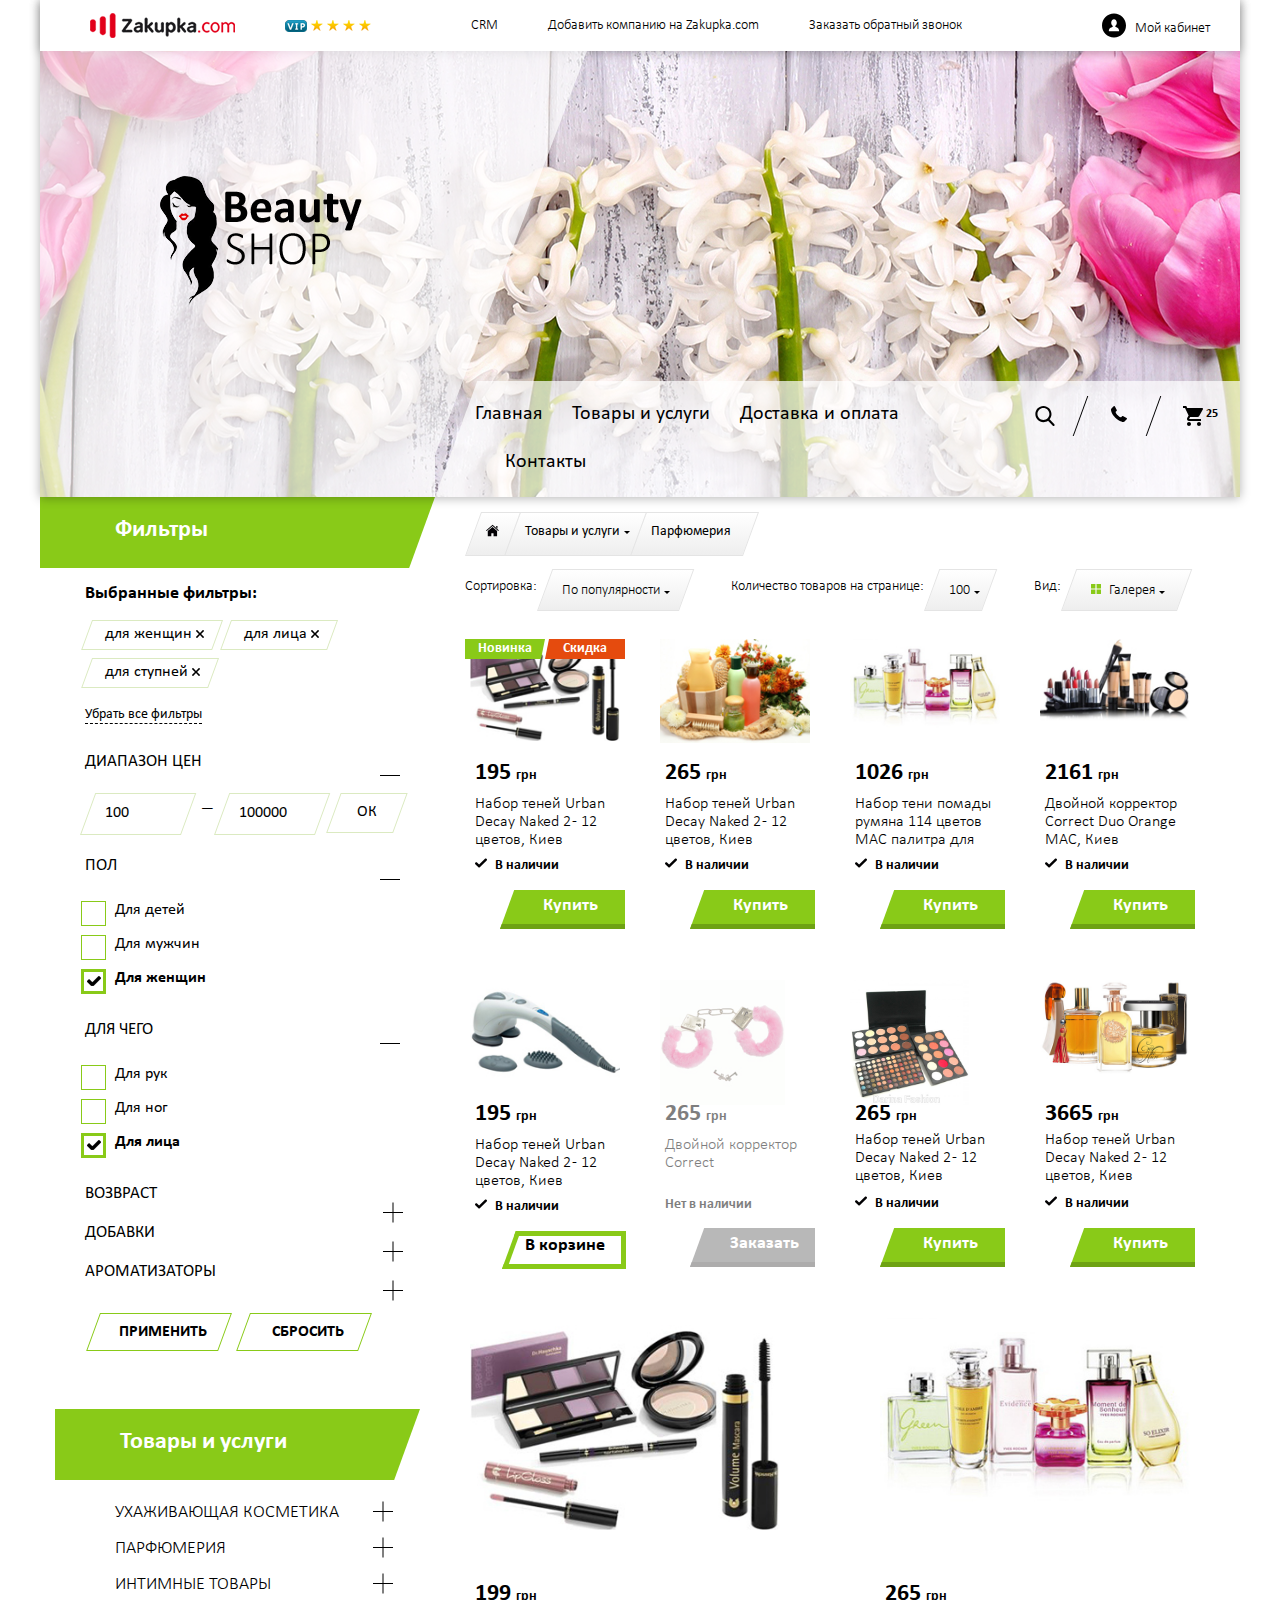
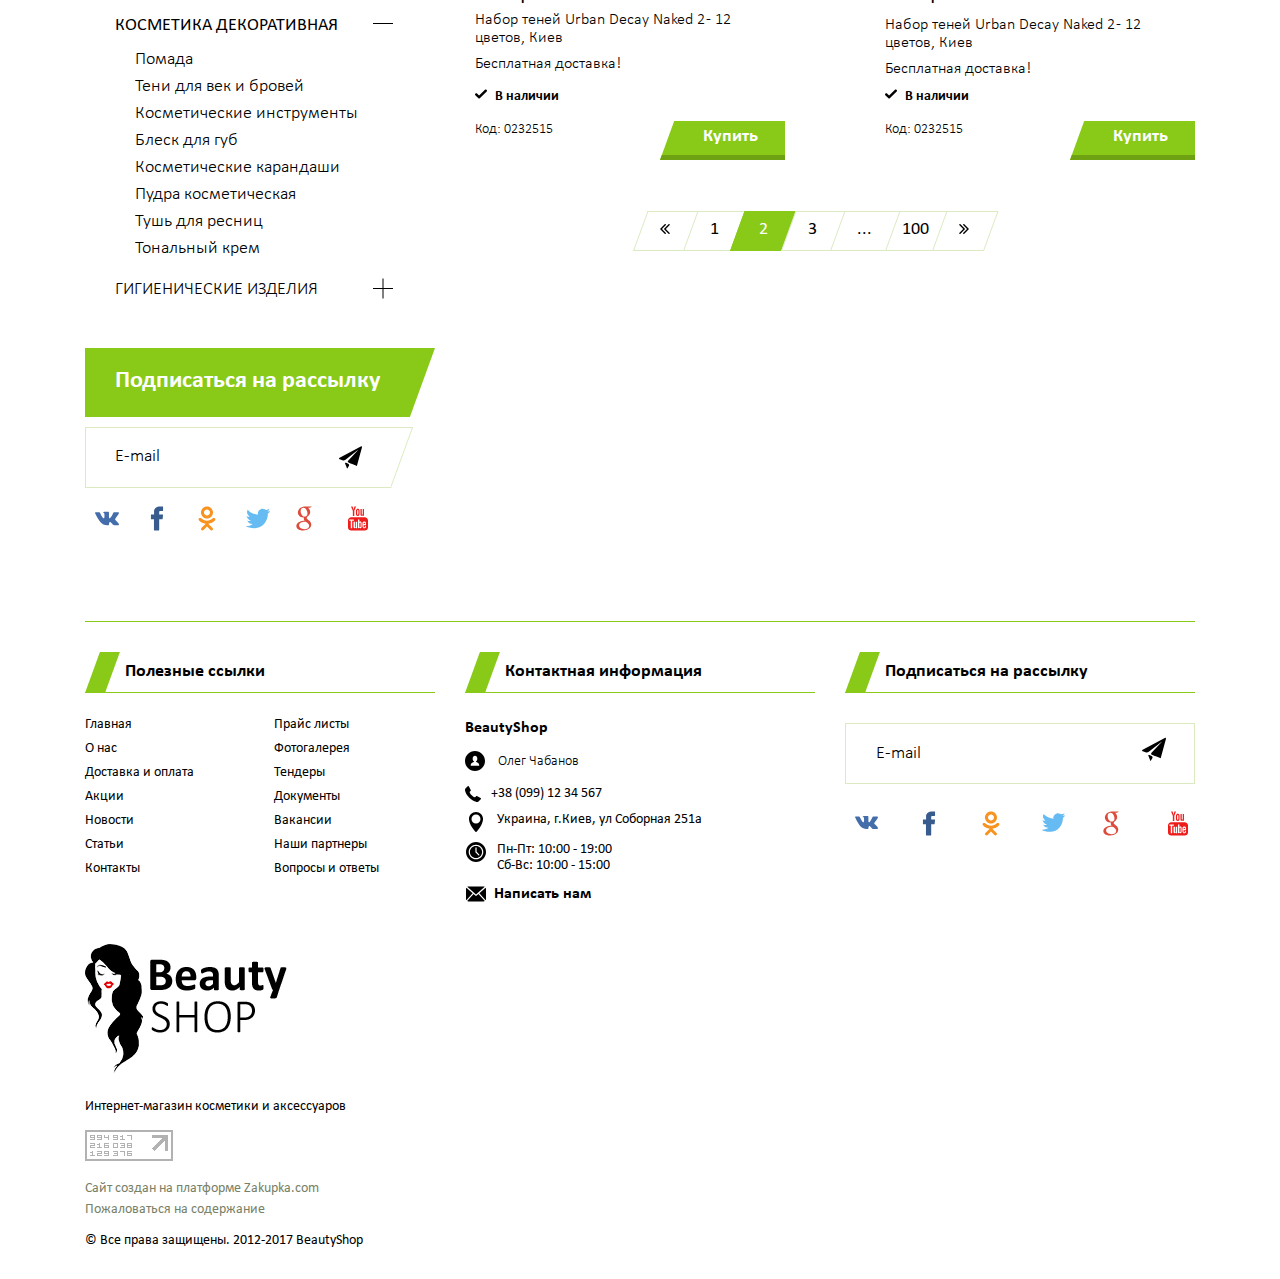
<file: BeautyShop/index.html>
<!DOCTYPE html><html lang="ru"><head><meta charset="utf-8"><title>Главная - BeautyShop</title><meta name="viewport" content="width=device-width,initial-scale=1"><meta name="format-detection" content="telephone=no"><meta name="robots" content="noindex, nofollow"><link rel="preload" href="fonts/Calibri-Light.woff" as="font"><link rel="preload" href="fonts/Calibri-Regular.woff" as="font"><link rel="preload" href="fonts/Calibri-Bold.woff" as="font"><link rel="stylesheet" href="css/style.min.css"></head><body><svg class="sprite"><symbol id="close-cross" viewBox="0 0 21 21"><path d="M13.328 10.5l7.371-7.371a1.003 1.003 0 0 0 0-1.414L19.285.3a1.003 1.003 0 0 0-1.414 0L10.5 7.672 3.129.301a1.003 1.003 0 0 0-1.414 0L.301 1.715a1.003 1.003 0 0 0 0 1.414L7.672 10.5.301 17.871a1.003 1.003 0 0 0 0 1.414l1.415 1.414a1.003 1.003 0 0 0 1.414 0l7.371-7.371 7.371 7.371a1.003 1.003 0 0 0 1.414 0l1.414-1.414a1.003 1.003 0 0 0 0-1.414L13.328 10.5z"/></symbol><symbol id="user" viewBox="0 0 299.997 299.997"><path d="M149.996,0C67.157,0,0.001,67.158,0.001,149.997c0,82.837,67.156,150,149.995,150s150-67.163,150-150C299.996,67.156,232.835,0,149.996,0z M150.453,220.763v-0.002h-0.916H85.465c0-46.856,41.152-46.845,50.284-59.097l1.045-5.587c-12.83-6.502-21.887-22.178-21.887-40.512c0-24.154,15.712-43.738,35.089-43.738c19.377,0,35.089,19.584,35.089,43.738c0,18.178-8.896,33.756-21.555,40.361l1.19,6.349c10.019,11.658,49.802,12.418,49.802,58.488H150.453z"/></symbol><symbol id="search" viewBox="0 0 56.966 56.966"><path d="M55.146,51.887L41.588,37.786c3.486-4.144,5.396-9.358,5.396-14.786c0-12.682-10.318-23-23-23s-23,10.318-23,23s10.318,23,23,23c4.761,0,9.298-1.436,13.177-4.162l13.661,14.208c0.571,0.593,1.339,0.92,2.162,0.92c0.779,0,1.518-0.297,2.079-0.837C56.255,54.982,56.293,53.08,55.146,51.887z M23.984,6c9.374,0,17,7.626,17,17s-7.626,17-17,17s-17-7.626-17-17S14.61,6,23.984,6z"/></symbol><symbol id="phone" viewBox="0 0 578.106 578.106"><path style="fill:#010002;" d="M577.83,456.128c1.225,9.385-1.635,17.545-8.568,24.48l-81.396,80.781c-3.672,4.08-8.465,7.551-14.381,10.404c-5.916,2.857-11.729,4.693-17.439,5.508c-0.408,0-1.635,0.105-3.676,0.309c-2.037,0.203-4.689,0.307-7.953,0.307c-7.754,0-20.301-1.326-37.641-3.979s-38.555-9.182-63.645-19.584c-25.096-10.404-53.553-26.012-85.376-46.818c-31.823-20.805-65.688-49.367-101.592-85.68c-28.56-28.152-52.224-55.08-70.992-80.783c-18.768-25.705-33.864-49.471-45.288-71.299c-11.425-21.828-19.993-41.616-25.705-59.364S4.59,177.362,2.55,164.51s-2.856-22.95-2.448-30.294c0.408-7.344,0.612-11.424,0.612-12.24c0.816-5.712,2.652-11.526,5.508-17.442s6.324-10.71,10.404-14.382L98.022,8.756c5.712-5.712,12.24-8.568,19.584-8.568c5.304,0,9.996,1.53,14.076,4.59s7.548,6.834,10.404,11.322l65.484,124.236c3.672,6.528,4.692,13.668,3.06,21.42c-1.632,7.752-5.1,14.28-10.404,19.584l-29.988,29.988c-0.816,0.816-1.53,2.142-2.142,3.978s-0.918,3.366-0.918,4.59c1.632,8.568,5.304,18.36,11.016,29.376c4.896,9.792,12.444,21.726,22.644,35.802s24.684,30.293,43.452,48.653c18.36,18.77,34.68,33.354,48.96,43.76c14.277,10.4,26.215,18.053,35.803,22.949c9.588,4.896,16.932,7.854,22.031,8.871l7.648,1.531c0.816,0,2.145-0.307,3.979-0.918c1.836-0.613,3.162-1.326,3.979-2.143l34.883-35.496c7.348-6.527,15.912-9.791,25.705-9.791c6.938,0,12.443,1.223,16.523,3.672h0.611l118.115,69.768C571.098,441.238,576.197,447.968,577.83,456.128z"/></symbol><symbol id="cart" viewBox="0 0 510 510"><path d="M153,408c-28.05,0-51,22.95-51,51s22.95,51,51,51s51-22.95,51-51S181.05,408,153,408z M0,0v51h51l91.8,193.8L107.1,306c-2.55,7.65-5.1,17.85-5.1,25.5c0,28.05,22.95,51,51,51h306v-51H163.2c-2.55,0-5.1-2.55-5.1-5.1v-2.551l22.95-43.35h188.7c20.4,0,35.7-10.2,43.35-25.5L504.9,89.25c5.1-5.1,5.1-7.65,5.1-12.75c0-15.3-10.2-25.5-25.5-25.5H107.1L84.15,0H0z M408,408c-28.05,0-51,22.95-51,51s22.95,51,51,51s51-22.95,51-51S436.05,408,408,408z"/></symbol><symbol id="home" viewBox="0 0 27.02 27.02"><path style="fill:#030104;" d="M3.674,24.876c0,0-0.024,0.604,0.566,0.604c0.734,0,6.811-0.008,6.811-0.008l0.01-5.581c0,0-0.096-0.92,0.797-0.92h2.826c1.056,0,0.991,0.92,0.991,0.92l-0.012,5.563c0,0,5.762,0,6.667,0c0.749,0,0.715-0.752,0.715-0.752V14.413l-9.396-8.358l-9.975,8.358C3.674,14.413,3.674,24.876,3.674,24.876z"/><path style="fill:#030104;" d="M0,13.635c0,0,0.847,1.561,2.694,0l11.038-9.338l10.349,9.28c2.138,1.542,2.939,0,2.939,0L13.732,1.54L0,13.635z"/><polygon style="fill:#030104;" points="23.83,4.275 21.168,4.275 21.179,7.503 23.83,9.752"/></symbol><symbol id="list" viewBox="0 0 60.123 60.123"><path d="M57.124,51.893H16.92c-1.657,0-3-1.343-3-3s1.343-3,3-3h40.203c1.657,0,3,1.343,3,3S58.781,51.893,57.124,51.893z"/><path d="M57.124,33.062H16.92c-1.657,0-3-1.343-3-3s1.343-3,3-3h40.203c1.657,0,3,1.343,3,3C60.124,31.719,58.781,33.062,57.124,33.062z"/><path d="M57.124,14.231H16.92c-1.657,0-3-1.343-3-3s1.343-3,3-3h40.203c1.657,0,3,1.343,3,3S58.781,14.231,57.124,14.231z"/><circle cx="4.029" cy="11.463" r="4.029"/><circle cx="4.029" cy="30.062" r="4.029"/><circle cx="4.029" cy="48.661" r="4.029"/></symbol><symbol id="gallery" viewBox="0 0 444 444"><path d="m7 0h181c3.867188 0 7 3.132812 7 7v181c0 3.867188-3.132812 7-7 7h-181c-3.867188 0-7-3.132812-7-7v-181c0-3.867188 3.132812-7 7-7zm0 0"/><path d="m256 0h181c3.867188 0 7 3.132812 7 7v181c0 3.867188-3.132812 7-7 7h-181c-3.867188 0-7-3.132812-7-7v-181c0-3.867188 3.132812-7 7-7zm0 0"/><path d="m7 249h181c3.867188 0 7 3.132812 7 7v181c0 3.867188-3.132812 7-7 7h-181c-3.867188 0-7-3.132812-7-7v-181c0-3.867188 3.132812-7 7-7zm0 0"/><path d="m256 249h181c3.867188 0 7 3.132812 7 7v181c0 3.867188-3.132812 7-7 7h-181c-3.867188 0-7-3.132812-7-7v-181c0-3.867188 3.132812-7 7-7zm0 0"/></symbol><symbol id="checked-symbol" viewBox="0 0 29.756 29.756"><path style="fill:#010002;" d="M29.049,5.009L28.19,4.151c-0.943-0.945-2.488-0.945-3.434,0L10.172,18.737l-5.175-5.173c-0.943-0.944-2.489-0.944-3.432,0.001l-0.858,0.857c-0.943,0.944-0.943,2.489,0,3.433l7.744,7.752c0.944,0.943,2.489,0.943,3.433,0L29.049,8.442C29.991,7.498,29.991,5.953,29.049,5.009z"/></symbol><symbol id="send-message-button" viewBox="0 0 25.73 25.73"><path d="M24.408,0.597L0.706,13.026c-0.975,0.511-0.935,1.26,0.088,1.665l3.026,1.196c1.021,0.404,2.569,0.185,3.437-0.494L20.399,5.03c0.864-0.681,0.957-0.58,0.206,0.224l-10.39,11.123c-0.753,0.801-0.529,1.783,0.495,2.182l0.354,0.139c1.024,0.396,2.698,1.062,3.717,1.478l3.356,1.366c1.02,0.415,1.854,0.759,1.854,0.765c0,0.006,0.006,0.025,0.011,0.026c0.005,0.002,0.246-0.864,0.534-1.926L25.654,1.6C25.942,0.537,25.383,0.087,24.408,0.597z"/><path d="M10.324,19.82l-2.322-0.95c-1.018-0.417-1.506,0.072-1.084,1.089c0.001,0,2.156,5.194,2.096,5.377c-0.062,0.182,2.068-3.082,2.068-3.082C11.684,21.332,11.342,20.237,10.324,19.82z"/></symbol><symbol id="vk" viewBox="0 0 512 512"><path style="fill:#436EAB;" d="M440.649,295.361c16.984,16.582,34.909,32.182,50.142,50.436c6.729,8.112,13.099,16.482,17.973,25.896c6.906,13.382,0.651,28.108-11.348,28.907l-74.59-0.034c-19.238,1.596-34.585-6.148-47.489-19.302c-10.327-10.519-19.891-21.714-29.821-32.588c-4.071-4.444-8.332-8.626-13.422-11.932c-10.182-6.609-19.021-4.586-24.84,6.034c-5.926,10.802-7.271,22.762-7.853,34.8c-0.799,17.564-6.108,22.182-23.751,22.986c-37.705,1.778-73.489-3.926-106.732-22.947c-29.308-16.768-52.034-40.441-71.816-67.24C58.589,258.194,29.094,200.852,2.586,141.904c-5.967-13.281-1.603-20.41,13.051-20.663c24.333-0.473,48.663-0.439,73.025-0.034c9.89,0.145,16.437,5.817,20.256,15.16c13.165,32.371,29.274,63.169,49.494,91.716c5.385,7.6,10.876,15.201,18.694,20.55c8.65,5.923,15.236,3.96,19.305-5.676c2.582-6.11,3.713-12.691,4.295-19.234c1.928-22.513,2.182-44.988-1.199-67.422c-2.076-14.001-9.962-23.065-23.933-25.714c-7.129-1.351-6.068-4.004-2.616-8.073c5.995-7.018,11.634-11.387,22.875-11.387h84.298c13.271,2.619,16.218,8.581,18.035,21.934l0.072,93.637c-0.145,5.169,2.582,20.51,11.893,23.931c7.452,2.436,12.364-3.526,16.836-8.251c20.183-21.421,34.588-46.737,47.457-72.951c5.711-11.527,10.622-23.497,15.381-35.458c3.526-8.875,9.059-13.242,19.056-13.049l81.132,0.072c2.406,0,4.84,0.035,7.17,0.434c13.671,2.33,17.418,8.211,13.195,21.561c-6.653,20.945-19.598,38.4-32.255,55.935c-13.53,18.721-28.001,36.802-41.418,55.634C424.357,271.756,425.336,280.424,440.649,295.361L440.649,295.361z"/></symbol><symbol id="facebook" viewBox="0 0 512 512"><path style="fill:#385C8E;" d="M134.941,272.691h56.123v231.051c0,4.562,3.696,8.258,8.258,8.258h95.159c4.562,0,8.258-3.696,8.258-8.258V273.78h64.519c4.195,0,7.725-3.148,8.204-7.315l9.799-85.061c0.269-2.34-0.472-4.684-2.038-6.44c-1.567-1.757-3.81-2.763-6.164-2.763h-74.316V118.88c0-16.073,8.654-24.224,25.726-24.224c2.433,0,48.59,0,48.59,0c4.562,0,8.258-3.698,8.258-8.258V8.319c0-4.562-3.696-8.258-8.258-8.258h-66.965C309.622,0.038,308.573,0,307.027,0c-11.619,0-52.006,2.281-83.909,31.63c-35.348,32.524-30.434,71.465-29.26,78.217v62.352h-58.918c-4.562,0-8.258,3.696-8.258,8.258v83.975C126.683,268.993,130.379,272.691,134.941,272.691z"/></symbol><symbol id="odnoklassniki" viewBox="0 0 512.008 512.008"><path d="M256.002,0c-70.592,0-128,57.408-128,128s57.408,128,128,128s128-57.408,128-128S326.594,0,256.002,0z M256.002,192c-35.296,0-64-28.704-64-64s28.704-64,64-64s64,28.704,64,64S291.298,192,256.002,192z" fill="#f7931e"/><path d="M425.73,252.448c-12.512-12.512-32.736-12.512-45.248,0c-68.608,68.608-180.288,68.608-248.928,0c-12.512-12.512-32.736-12.512-45.248,0c-12.512,12.512-12.512,32.736,0,45.28c39.808,39.808,90.272,62.496,142.304,68.416l-91.232,91.232c-12.512,12.512-12.512,32.736,0,45.248s32.736,12.512,45.248,0l73.376-73.376l73.376,73.376c6.24,6.24,14.432,9.376,22.624,9.376c8.192,0,16.384-3.136,22.624-9.376c12.512-12.512,12.512-32.736,0-45.248l-91.232-91.232c52.032-5.92,102.496-28.608,142.304-68.416C438.21,285.216,438.21,264.96,425.73,252.448z" fill="#f7931e"/></symbol><symbol id="twitter" viewBox="0 0 511.537 511.537"><path style="fill:#65BBF2;" d="M357.038,49.172c-59.284,0.898-105.993,52.098-105.993,111.382v14.372C145.052,156.063,92.954,127.319,35.466,67.137c-34.133,66.47,3.593,122.161,44.912,152.702c-27.846,0-51.2-3.593-69.165-19.761c-1.796-0.898-3.593,0-2.695,1.797c15.27,55.691,67.368,96.112,107.789,107.789c-36.828,0-61.081,5.389-87.13-10.779c-1.796-0.898-3.593,0-2.695,1.796c19.761,54.793,59.284,71.86,116.772,71.86c-28.744,21.558-67.368,43.116-140.126,44.912c-2.695,0-4.491,3.593-1.796,5.389c26.947,22.456,93.418,39.523,186.835,39.523c153.6,0,278.456-136.533,278.456-305.404v-8.982c24.253-8.982,37.726-30.54,44.912-52.098c0-0.898-0.898-1.796-1.797-1.796l-51.2,17.965c-0.898,0-1.796-1.796-0.898-2.695C479.2,92.288,495.368,70.73,502.554,50.07c0,0-0.898-0.898-1.797-0.898c-24.253,9.881-47.607,19.761-65.572,25.151c-2.695,0.898-6.288,0.898-8.982-0.898C414.526,67.137,379.494,49.172,357.038,49.172"/></symbol><symbol id="google-plus" viewBox="0 0 96.828 96.827"><path d="M62.617,0H39.525c-10.29,0-17.413,2.256-23.824,7.552c-5.042,4.35-8.051,10.672-8.051,16.912    c0,9.614,7.33,19.831,20.913,19.831c1.306,0,2.752-0.134,4.028-0.253l-0.188,0.457c-0.546,1.308-1.063,2.542-1.063,4.468c0,3.75,1.809,6.063,3.558,8.298l0.22,0.283l-0.391,0.027c-5.609,0.384-16.049,1.1-23.675,5.787c-9.007,5.355-9.707,13.145-9.707,15.404c0,8.988,8.376,18.06,27.09,18.06c21.76,0,33.146-12.005,33.146-23.863c0.002-8.771-5.141-13.101-10.6-17.698l-4.605-3.582c-1.423-1.179-3.195-2.646-3.195-5.364c0-2.672,1.772-4.436,3.336-5.992l0.163-0.165c4.973-3.917,10.609-8.358,10.609-17.964c0-9.658-6.035-14.649-8.937-17.048h7.663c0.094,0,0.188-0.026,0.266-0.077l6.601-4.15c0.188-0.119,0.276-0.348,0.214-0.562C63.037,0.147,62.839,0,62.617,0z M34.614,91.535c-13.264,0-22.176-6.195-22.176-15.416c0-6.021,3.645-10.396,10.824-12.997c5.749-1.935,13.17-2.031,13.244-2.031c1.257,0,1.889,0,2.893,0.126c9.281,6.605,13.743,10.073,13.743,16.678C53.141,86.309,46.041,91.535,34.614,91.535zM34.489,40.756c-11.132,0-15.752-14.633-15.752-22.468c0-3.984,0.906-7.042,2.77-9.351c2.023-2.531,5.487-4.166,8.825-4.166    c10.221,0,15.873,13.738,15.873,23.233c0,1.498,0,6.055-3.148,9.22C40.94,39.337,37.497,40.756,34.489,40.756z" fill="#dd4c3b"/></symbol><symbol id="youtube" viewBox="0 0 90 90"><path id="YouTube" d="M70.939,65.832H66l0.023-2.869c0-1.275,1.047-2.318,2.326-2.318h0.315c1.282,0,2.332,1.043,2.332,2.318   L70.939,65.832z M52.413,59.684c-1.253,0-2.278,0.842-2.278,1.873V75.51c0,1.029,1.025,1.869,2.278,1.869c1.258,0,2.284-0.84,2.284-1.869V61.557C54.697,60.525,53.671,59.684,52.413,59.684z M82.5,51.879v26.544C82.5,84.79,76.979,90,70.23,90H19.771C13.02,90,7.5,84.79,7.5,78.423V51.879c0-6.367,5.52-11.578,12.271-11.578H70.23C76.979,40.301,82.5,45.512,82.5,51.879z M23.137,81.305l-0.004-27.961l6.255,0.002v-4.143l-16.674-0.025v4.073l5.205,0.015v28.039H23.137z M41.887,57.509h-5.215v14.931c0,2.16,0.131,3.24-0.008,3.621c-0.424,1.158-2.33,2.388-3.073,0.125c-0.126-0.396-0.015-1.591-0.017-3.643l-0.021-15.034h-5.186l0.016,14.798c0.004,2.268-0.051,3.959,0.018,4.729c0.127,1.357,0.082,2.939,1.341,3.843c2.346,1.69,6.843-0.252,7.968-2.668l-0.01,3.083l4.188,0.005L41.887,57.509L41.887,57.509zM58.57,74.607L58.559,62.18c-0.004-4.736-3.547-7.572-8.356-3.74l0.021-9.239l-5.209,0.008l-0.025,31.89l4.284-0.062l0.39-1.986C55.137,84.072,58.578,80.631,58.57,74.607z M74.891,72.96l-3.91,0.021c-0.002,0.155-0.008,0.334-0.01,0.529v2.182   c0,1.168-0.965,2.119-2.137,2.119h-0.766c-1.174,0-2.139-0.951-2.139-2.119V75.45v-2.4v-3.097h8.954v-3.37c0-2.463-0.063-4.925-0.267-6.333c-0.641-4.454-6.893-5.161-10.051-2.881c-0.991,0.712-1.748,1.665-2.188,2.945c-0.444,1.281-0.665,3.031-0.665,5.254v7.41C61.714,85.296,76.676,83.555,74.891,72.96z M54.833,32.732   c0.269,0.654,0.687,1.184,1.254,1.584c0.56,0.394,1.276,0.592,2.134,0.592c0.752,0,1.418-0.203,1.998-0.622   c0.578-0.417,1.065-1.04,1.463-1.871l-0.099,2.046h5.813V9.74H62.82v19.24c0,1.042-0.858,1.895-1.907,1.895c-1.043,0-1.904-0.853-1.904-1.895V9.74h-4.776v16.674c0,2.124,0.039,3.54,0.102,4.258C54.4,31.385,54.564,32.069,54.833,32.732zM37.217,18.77c0-2.373,0.198-4.226,0.591-5.562c0.396-1.331,1.107-2.401,2.137-3.208c1.027-0.811,2.342-1.217,3.941-1.217c1.345,0,2.497,0.264,3.459,0.781c0.967,0.52,1.713,1.195,2.23,2.028c0.527,0.836,0.885,1.695,1.076,2.574c0.195,0.891,0.291,2.235,0.291,4.048v6.252c0,2.293-0.092,3.98-0.271,5.051c-0.177,1.074-0.557,2.07-1.146,3.004c-0.58,0.924-1.329,1.615-2.237,2.056c-0.918,0.445-1.968,0.663-3.154,0.663c-1.325,0-2.441-0.183-3.361-0.565c-0.923-0.38-1.636-0.953-2.144-1.714c-0.513-0.762-0.874-1.69-1.092-2.772c-0.219-1.081-0.323-2.707-0.323-4.874L37.217,18.77L37.217,18.77z M41.77,28.59c0,1.4,1.042,2.543,2.311,2.543c1.27,0,2.308-1.143,2.308-2.543V15.43c0-1.398-1.038-2.541-2.308-2.541c-1.269,0-2.311,1.143-2.311,2.541V28.59zM25.682,35.235h5.484l0.006-18.96l6.48-16.242h-5.998l-3.445,12.064L24.715,0h-5.936l6.894,16.284L25.682,35.235z" fill="#ee1c1b"/></symbol><symbol id="left-chevron" viewBox="0 0 284.929 284.929"><path d="M165.304,142.468L277.517,30.267c1.902-1.903,2.847-4.093,2.847-6.567c0-2.475-0.951-4.665-2.847-6.567L263.239,2.857C261.337,0.955,259.146,0,256.676,0c-2.478,0-4.665,0.955-6.571,2.857L117.057,135.9c-1.903,1.903-2.853,4.093-2.853,6.567c0,2.475,0.95,4.664,2.853,6.567l133.048,133.043c1.903,1.906,4.086,2.851,6.564,2.851c2.478,0,4.66-0.947,6.563-2.851l14.277-14.267c1.902-1.903,2.851-4.094,2.851-6.57c0-2.472-0.948-4.661-2.851-6.564L165.304,142.468z"/><path d="M55.668,142.468L167.87,30.267c1.903-1.903,2.851-4.093,2.851-6.567c0-2.475-0.947-4.665-2.851-6.567L153.6,2.857C151.697,0.955,149.507,0,147.036,0c-2.478,0-4.668,0.955-6.57,2.857L7.417,135.9c-1.903,1.903-2.853,4.093-2.853,6.567c0,2.475,0.95,4.664,2.853,6.567l133.048,133.043c1.902,1.906,4.09,2.851,6.57,2.851c2.471,0,4.661-0.947,6.563-2.851l14.271-14.267c1.903-1.903,2.851-4.094,2.851-6.57c0-2.472-0.947-4.661-2.851-6.564L55.668,142.468z"/></symbol><symbol id="right-chevron" viewBox="0 0 284.936 284.936"><path d="M277.515,135.9L144.464,2.857C142.565,0.955,140.375,0,137.9,0c-2.472,0-4.659,0.955-6.562,2.857l-14.277,14.275c-1.903,1.903-2.853,4.089-2.853,6.567c0,2.478,0.95,4.664,2.853,6.567l112.207,112.204L117.062,254.677c-1.903,1.903-2.853,4.093-2.853,6.564c0,2.477,0.95,4.667,2.853,6.57l14.277,14.271c1.902,1.905,4.089,2.854,6.562,2.854c2.478,0,4.665-0.951,6.563-2.854l133.051-133.044c1.902-1.902,2.851-4.093,2.851-6.567S279.417,137.807,277.515,135.9z"/><path d="M170.732,142.471c0-2.474-0.947-4.665-2.857-6.571L34.833,2.857C32.931,0.955,30.741,0,28.267,0s-4.665,0.955-6.567,2.857L7.426,17.133C5.52,19.036,4.57,21.222,4.57,23.7c0,2.478,0.95,4.664,2.856,6.567L119.63,142.471L7.426,254.677c-1.906,1.903-2.856,4.093-2.856,6.564c0,2.477,0.95,4.667,2.856,6.57l14.273,14.271c1.903,1.905,4.093,2.854,6.567,2.854s4.664-0.951,6.567-2.854l133.042-133.044C169.785,147.136,170.732,144.945,170.732,142.471z"/></symbol><symbol id="map-pin-silhouette" viewBox="0 0 485.632 485.632"><path style="fill:#010002;" d="M242.816,0C148.699,0,72.396,76.303,72.396,170.419c0,7.205,0.578,14.227,1.459,21.188C88.417,324.727,231.75,478.153,231.75,478.153c2.554,2.858,5.016,4.621,7.387,5.897l0.122,0.061l4.773,1.52l4.773-1.52l0.122-0.061c2.371-1.277,4.834-3.131,7.387-5.897c0,0,141.266-153.7,155.493-286.849c0.851-6.87,1.429-13.832,1.429-20.915C413.205,76.303,336.933,0,242.816,0z M242.816,280.04c-60.434,0-109.62-49.186-109.62-109.62s49.186-109.62,109.62-109.62s109.59,49.186,109.59,109.62S303.25,280.04,242.816,280.04z"/></symbol><symbol id="clock" viewBox="0 0 512.00103 512.00103"><path d="m256 99.933594c-86.054688 0-156.066406 70.011718-156.066406 156.066406s70.011718 156.066406 156.066406 156.066406 156.066406-70.011718 156.066406-156.066406-70.011718-156.066406-156.066406-156.066406zm82.765625 238.832031c-3.007813 3.007813-6.949219 4.511719-10.890625 4.511719s-7.882812-1.503906-10.890625-4.511719l-71.875-71.875c-2.894531-2.898437-4.382813-6.660156-4.488281-10.457031-.007813 0-.011719 0-.019532 0v-104.128906c0-8.503907 6.894532-15.402344 15.398438-15.402344 8.507812 0 15.402344 6.898437 15.402344 15.402344v97.316406l67.363281 67.363281c6.011719 6.015625 6.011719 15.765625 0 21.78125zm0 0"/><path d="m437.019531 74.980469c-48.351562-48.351563-112.640625-74.980469-181.019531-74.980469s-132.667969 26.628906-181.019531 74.980469c-48.351563 48.351562-74.980469 112.640625-74.980469 181.019531s26.628906 132.667969 74.980469 181.019531c48.351562 48.351563 112.640625 74.980469 181.019531 74.980469 68.382812 0 132.667969-26.628906 181.019531-74.980469 48.351563-48.351562 74.980469-112.640625 74.980469-181.019531s-26.628906-132.667969-74.980469-181.019531zm-181.019531 367.886719c-103.039062 0-186.867188-83.828126-186.867188-186.867188s83.828126-186.867188 186.867188-186.867188 186.867188 83.828126 186.867188 186.867188-83.828126 186.867188-186.867188 186.867188zm0 0"/></symbol><symbol id="mail" viewBox="0 0 485.211 485.211"><path d="M485.211,363.906c0,10.637-2.992,20.498-7.785,29.174L324.225,221.67l151.54-132.584c5.895,9.355,9.446,20.344,9.446,32.219V363.906z M242.606,252.793l210.863-184.5c-8.653-4.737-18.397-7.642-28.908-7.642H60.651c-10.524,0-20.271,2.905-28.889,7.642L242.606,252.793z M301.393,241.631l-48.809,42.734c-2.855,2.487-6.41,3.729-9.978,3.729c-3.57,0-7.125-1.242-9.98-3.729l-48.82-42.736L28.667,415.23c9.299,5.834,20.197,9.329,31.983,9.329h363.911c11.784,0,22.687-3.495,31.983-9.329L301.393,241.631z M9.448,89.085C3.554,98.44,0,109.429,0,121.305v242.602c0,10.637,2.978,20.498,7.789,29.174l153.183-171.44L9.448,89.085z"/></symbol></svg><header class="page-header"><nav class="main-nav main-nav--closed main-nav--nojs"><div class="main-nav__top-line top-line"><div class="top-line__purchase purchase"><ul class="purchase__list"><li class="purchase__list-item"><a class="purchase__list-link" href="#"><img class="purchase__image-logo" src="img/logo_zakupka.png" width="145" height="25" alt="logo zakupka"></a></li><li class="purchase__list-item"><a class="purchase__list-link" href="#"><img class="purchase__image-rating" src="img/vip.png" width="86" height="12" alt="rating"></a></li><li class="purchase__list-item"><a class="purchase__list-link" href="#">CRM</a></li><li class="purchase__list-item"><a class="purchase__list-link" href="#">Добавить компанию на Zakupka.com</a></li><li class="purchase__list-item"><a class="purchase__list-link" href="#">Заказать обратный звонок</a></li></ul></div><div class="top-line__user-accaunt user-accaunt"><a class="user-accaunt__link" href="#"><svg class="user-accaunt__image" width="24" height="25"><use xlink:href="#user"></use></svg> <span class="user-accaunt__title">Мой кабинет</span></a></div></div><div class="main-nav__logo-site-wrapper"><div class="main-nav__logo-wrapper"><img class="main-nav__logo-image" src="img/logo.png" width="202" height="130" alt="logo"></div><div class="main-nav__wrapper"><ul class="main-nav__site-list site-list"><li class="site-list__item"><a class="site-list__link" href="#">Главная</a></li><li class="site-list__item"><a class="site-list__link" href="#">Товары и услуги</a></li><li class="site-list__item"><a class="site-list__link" href="#">Доставка и оплата</a></li><li class="site-list__item"><a class="site-list__link" href="#">Контакты</a></li></ul><ul class="main-nav__buttons buttons-list"><li class="buttons-list__item"><a class="buttons-list__link" href="#"><svg class="buttons-list__image buttons-list__image-search" width="20" height="20"><use xlink:href="#search"></use></svg> <span class="visually-hidden">Поиск</span></a></li><li class="buttons-list__item"><a class="buttons-list__link" href="#"><svg class="buttons-list__image buttons-list__image-tel" width="18" height="16"><use xlink:href="#phone"></use></svg> <span class="visually-hidden">Телефон</span></a></li><li class="buttons-list__item"><a class="buttons-list__link" href="#"><svg class="buttons-list__image buttons-list__image-cart" width="20" height="20"><use xlink:href="#cart"></use></svg> <span class="buttons-list__quantity">25</span> <span class="visually-hidden">Корзина</span></a></li></ul></div></div></nav></header><main class="index-page-main"><div class="sidebar"><h2 class="sidebar__title">Фильтры</h2><section class="filter"><h2 class="visually-hidden">Фильтр</h2><form class="filter__form" method="get" action="https://echo.htmlacademy.ru"><fieldset class="filter__item filter__check"><legend>Выбранные фильтры:</legend><div class="filter__check-wrapper"><ul class="filter__check-list"><li class="filter__check-item"><button class="filter__check-item-button button" type="button">Для женщин <svg class="filter__check-remove" width="8px" height="8px"><use xlink:href="#close-cross"></use></svg></button></li><li class="filter__check-item"><button class="filter__check-item-button button" type="button">Для лица <svg class="filter__check-remove" width="8px" height="8px"><use xlink:href="#close-cross"></use></svg></button></li><li class="filter__check-item"><button class="filter__check-item-button button" type="button">Для ступней <svg class="filter__check-remove" width="8px" height="8px"><use xlink:href="#close-cross"></use></svg></button></li></ul></div><button class="filter__check-button button" type="reset">Убрать все фильтры</button></fieldset><fieldset class="filter__item filter__price filter__item--opened"><legend>Диапазон цен</legend><ul class="filter__price-list"><li class="filter__price-item filter__price-min-wrapper"><label class="filter__price-min">от</label> <input name="filter__input-price filter__price-min" type="text" value="100"></li><li class="filter__price-item filter__price-dash-wrapper"><span class="filter__price-dash">—</span></li><li class="filter__price-item filter__price-max-wrapper"><label class="filter__price-max">до</label> <input name="filter__input-price filter__price-max" type="text" value="100000"></li><li class="filter__price-item filter__price-button-wrapper"><button class="filter__price-button button" type="submit">Ок</button></li></ul></fieldset><fieldset class="filter__item filter__gender filter__item--opened"><legend>Пол</legend><ul class="filter__gender-list"><li class="filter__gender-option"><input class="visually-hidden filter__gender-input filter__gender-input-checkbox" type="checkbox" id="filter__gender-children" name="children"> <label for="filter__gender-children">Для детей</label></li><li class="filter__gender-option"><input class="visually-hidden filter__gender-input filter__gender-input-checkbox" type="checkbox" id="filter__gender-men" name="men"> <label for="filter__gender-men">Для мужчин</label></li><li class="filter__gender-option"><input class="visually-hidden filter__gender-input filter__gender-input-checkbox" type="checkbox" checked="checked" id="filter__gender-women" name="women"> <label for="filter__gender-women">Для женщин</label></li></ul></fieldset><fieldset class="filter__item filter__what filter__item--opened"><legend>Для чего</legend><ul class="filter__what-list"><li class="filter__what-option"><input class="visually-hidden filter__what-input filter__what-input-checkbox" type="checkbox" id="filter__what-arm" name="arm"> <label for="filter__what-arm">Для рук</label></li><li class="filter__what-option"><input class="visually-hidden filter__what-input filter__what-input-checkbox" type="checkbox" id="filter__what-leg" name="leg"> <label for="filter__what-leg">Для ног</label></li><li class="filter__what-option"><input class="visually-hidden filter__what-input filter__what-input-checkbox" type="checkbox" checked="checked" id="filter__what-face" name="face"> <label for="filter__what-face">Для лица</label></li></ul></fieldset><fieldset class="filter__item filter__age filter__item--closed"><legend>Возвраст</legend></fieldset><fieldset class="filter__item filter__supplements filter__item--closed"><legend>Добавки</legend></fieldset><fieldset class="filter__item filter__flavors filter__item--closed"><legend>Ароматизаторы</legend></fieldset><div class="filter__button-wrapper"><button class="filter__button-submit button" type="submit">Применить</button> <button class="filter__button-reset button" type="reset">Сбросить</button></div></form></section><section class="categories"><h2 class="categories__title">Товары и услуги</h2><ul class="categories__list"><li class="categories__item categories__item--closed">Ухаживающая косметика</li><li class="categories__item categories__item--closed">Парфюмерия</li><li class="categories__item categories__item--closed">Интимные товары</li><li class="categories__item categories__item--opened">Косметика декоративная<ul class="categories__list-inner"><li class="categories__item-inner">Помада</li><li class="categories__item-inner">Тени для век и бровей</li><li class="categories__item-inner">Косметические инструменты</li><li class="categories__item-inner">Блеск для губ</li><li class="categories__item-inner">Косметические карандаши</li><li class="categories__item-inner">Пудра косметическая</li><li class="categories__item-inner">Тушь для ресниц</li><li class="categories__item-inner">Тональный крем</li></ul></li><li class="categories__item categories__item--closed">Гигиенические изделия</li></ul></section><section class="subscription-two"><h2 class="subscription-two__title">Подписаться на рассылку</h2><form class="subscription-two__form" method="get" action="https://echo.htmlacademy.ru"><fieldset class="subscription-two__filter-item"><div class="subscription-two__filter-option"><label for="subscription-two__filter-subscription">Подписка</label> <input class="subscription-two__filter-input subscription-two__filter-input-email" type="email" id="subscription-two__filter-subscription" name="email" value="E-mail"></div><button class="subscription-two__filter-button button" type="submit"><svg class="subscription-two__filter-button-image" width="23" height="23"><use xlink:href="#send-message-button"></use></svg><span class="visually-hidden">Отправить</span></button></fieldset></form><ul class="subscription-two__social-list social-list-two"><li class="social-list-two__item"><a class="social-list-two__link" href="#"><svg class="social-list-two__image" width="24" height="25"><use xlink:href="#vk"></use></svg> <span class="visually-hidden">Вконтакте</span></a></li><li class="social-list-two__item"><a class="social-list-two__link" href="#"><svg class="social-list-two__image" width="24" height="25"><use xlink:href="#facebook"></use></svg> <span class="visually-hidden">Фейсбук</span></a></li><li class="social-list-two__item"><a class="social-list-two__link" href="#"><svg class="social-list-two__image" width="24" height="25"><use xlink:href="#odnoklassniki"></use></svg> <span class="visually-hidden">Одноклассники</span></a></li><li class="social-list-two__item"><a class="social-list-two__link" href="#"><svg class="social-list-two__image" width="24" height="25"><use xlink:href="#twitter"></use></svg> <span class="visually-hidden">Твиттер</span></a></li><li class="social-list-two__item"><a class="social-list-two__link" href="#"><svg class="social-list-two__image" width="24" height="25"><use xlink:href="#google-plus"></use></svg> <span class="visually-hidden">Гугл плюс</span></a></li><li class="social-list-two__item"><a class="social-list-two__link" href="#"><svg class="social-list-two__image" width="24" height="25"><use xlink:href="#youtube"></use></svg> <span class="visually-hidden">Ютуб</span></a></li></ul></section></div><div class="catalog"><div class="crumbs"><ul class="crumbs__list"><li class="crumbs__item"><a class="crumbs__title" href="#"><svg class="crumbs__image" width="13" height="13"><use xlink:href="#home"></use></svg> <span class="visually-hidden">Домой</span></a></li><li class="crumbs__item"><a class="crumbs__title" href="#">Товары и услуги</a></li><li class="crumbs__item"><a class="crumbs__title" href="#">Парфюмерия</a></li></ul></div><div class="catalog-controls"><ul class="catalog-controls__list"><li class="catalog-controls__item"><span class="catalog-controls__title catalog-controls__sort-title">Сортировка:</span><div class="catalog-controls__sort-form"><div class="catalog-controls__amount-form-wrapper"><span class="catalog-controls__amount-form-title">По популярности</span></div></div></li><li class="catalog-controls__item catalog-controls__amount"><span class="catalog-controls__title catalog-controls__amount-title">Количество товаров на странице:</span><div class="catalog-controls__amount-form"><div class="catalog-controls__amount-form-wrapper"><span class="catalog-controls__amount-form-title">100</span></div></div></li><li class="catalog-controls__item catalog-controls__view"><span class="catalog-controls__title catalog-controls__view-title">Вид:</span><ul class="catalog-controls__view-list"><li class="catalog-controls__view-item"><svg class="catalog-controls__image catalog-controls__image-gallery" width="10" height="10"><use xlink:href="#gallery"></use></svg> <span class="catalog-controls__view-item-title">Галерея</span></li><li class="catalog-controls__view-item catalog-controls__view-item--not"><svg class="catalog-controls__image catalog-controls__image-list" width="12" height="12"><use xlink:href="#list"></use></svg> <span class="catalog-controls__view-item-title">Список</span></li></ul></li></ul></div><section class="products"><h2 class="visually-hidden">Товары</h2><ul class="products__list"><li class="products__item products__item--new products__item--discount"><a class="products__link" href="#"><div class="products__image-wrapper"><img class="products__image" src="img/1.jpg" width="160" height="109" alt="Товар"></div><div class="products__content-wrapper"><span class="products__price">195<span class="products__price-currency">грн</span></span><h3 class="products__title">Набор теней Urban Decay Naked 2 - 12 цветов, Киев</h3><span class="products__delivery">Бесплатная доставка!</span></div></a><div class="products__button-wrapper"><b class="products__availability"><svg class="products__availability-image" width="12" height="12"><use xlink:href="#checked-symbol"></use></svg> <span class="products__availability-title products__availability-in-stock">В наличии</span> <span class="products__availability-title products__availability-not">Нет в наличии</span></b><div class="products__code"><span class="products__code-title">Код:</span> <span class="products__code-number">0232515</span></div><a class="products__button button products__button--buy">Купить</a> <a class="products__button button products__button--in-basket">В корзине</a> <a class="products__button button products__button--not">Заказать</a></div></li><li class="products__item"><a class="products__link" href="#"><div class="products__image-wrapper"><img class="products__image" src="img/2.jpg" width="160" height="111" alt="Товар"></div><div class="products__content-wrapper"><span class="products__price">265<span class="products__price-currency">грн</span></span><h3 class="products__title">Набор теней Urban Decay Naked 2 - 12 цветов, Киев</h3><span class="products__delivery">Бесплатная доставка!</span></div></a><div class="products__button-wrapper"><b class="products__availability"><svg class="products__availability-image" width="12" height="12"><use xlink:href="#checked-symbol"></use></svg> <span class="products__availability-title products__availability-in-stock">В наличии</span> <span class="products__availability-title products__availability-not">Нет в наличии</span></b><div class="products__code"><span class="products__code-title">Код:</span> <span class="products__code-number">0232515</span></div><a class="products__button button products__button--buy">Купить</a> <a class="products__button button products__button--in-basket">В корзине</a> <a class="products__button button products__button--not">Заказать</a></div></li><li class="products__item"><a class="products__link" href="#"><div class="products__image-wrapper"><img class="products__image" src="img/3.jpg" width="160" height="96" alt="Товар"></div><div class="products__content-wrapper"><span class="products__price">1026<span class="products__price-currency">грн</span></span><h3 class="products__title">Набор тени помады румяна 114 цветов МАС палитра для</h3><span class="products__delivery">Бесплатная доставка!</span></div></a><div class="products__button-wrapper"><b class="products__availability"><svg class="products__availability-image" width="12" height="12"><use xlink:href="#checked-symbol"></use></svg> <span class="products__availability-title products__availability-in-stock">В наличии</span> <span class="products__availability-title products__availability-not">Нет в наличии</span></b><div class="products__code"><span class="products__code-title">Код:</span> <span class="products__code-number">0232515</span></div><a class="products__button button products__button--buy">Купить</a> <a class="products__button button products__button--in-basket">В корзине</a> <a class="products__button button products__button--not">Заказать</a></div></li><li class="products__item"><a class="products__link" href="#"><div class="products__image-wrapper"><img class="products__image" src="img/4.jpg" width="160" height="87" alt="Товар"></div><div class="products__content-wrapper"><span class="products__price">2161<span class="products__price-currency">грн</span></span><h3 class="products__title">Двойной корректор Correct Duo Orange MAC, Киев</h3><span class="products__delivery">Бесплатная доставка!</span></div></a><div class="products__button-wrapper"><b class="products__availability"><svg class="products__availability-image" width="12" height="12"><use xlink:href="#checked-symbol"></use></svg> <span class="products__availability-title products__availability-in-stock">В наличии</span> <span class="products__availability-title products__availability-not">Нет в наличии</span></b><div class="products__code"><span class="products__code-title">Код:</span> <span class="products__code-number">0232515</span></div><a class="products__button button products__button--buy">Купить</a> <a class="products__button button products__button--in-basket">В корзине</a> <a class="products__button button products__button--not">Заказать</a></div></li><li class="products__item"><a class="products__link" href="#"><div class="products__image-wrapper"><img class="products__image" src="img/5.jpg" width="160" height="110" alt="Товар"></div><div class="products__content-wrapper"><span class="products__price">195<span class="products__price-currency">грн</span></span><h3 class="products__title">Набор теней Urban Decay Naked 2 - 12 цветов, Киев</h3><span class="products__delivery">Бесплатная доставка!</span></div></a><div class="products__button-wrapper"><b class="products__availability"><svg class="products__availability-image" width="12" height="12"><use xlink:href="#checked-symbol"></use></svg> <span class="products__availability-title products__availability-in-stock">В наличии</span> <span class="products__availability-title products__availability-not">Нет в наличии</span></b><div class="products__code"><span class="products__code-title">Код:</span> <span class="products__code-number">0232515</span></div><a class="products__button button products__button--buy">Купить</a> <a class="products__button button products__button--in-basket">В корзине</a> <a class="products__button button products__button--not">Заказать</a></div></li><li class="products__item products__item--not"><a class="products__link" href="#"><div class="products__image-wrapper"><img class="products__image" src="img/6.jpg" width="160" height="160" alt="Товар"></div><div class="products__content-wrapper"><span class="products__price">265<span class="products__price-currency">грн</span></span><h3 class="products__title">Двойной корректор Correct</h3><span class="products__delivery">Бесплатная доставка!</span></div></a><div class="products__button-wrapper"><b class="products__availability"><svg class="products__availability-image products__availability-image--not" width="12" height="12"><use xlink:href="#checked-symbol"></use></svg> <span class="products__availability-title products__availability-in-stock">В наличии</span> <span class="products__availability-title products__availability-not">Нет в наличии</span></b><div class="products__code"><span class="products__code-title">Код:</span> <span class="products__code-number">0232515</span></div><a class="products__button button products__button--buy">Купить</a> <a class="products__button button products__button--in-basket">В корзине</a> <a class="products__button button products__button--not">Заказать</a></div></li><li class="products__item"><a class="products__link" href="#"><div class="products__image-wrapper"><img class="products__image" src="img/7.jpg" width="350" height="367" alt="Товар"></div><div class="products__content-wrapper"><span class="products__price">265<span class="products__price-currency">грн</span></span><h3 class="products__title">Набор теней Urban Decay Naked 2 - 12 цветов, Киев</h3><span class="products__delivery">Бесплатная доставка!</span></div></a><div class="products__button-wrapper"><b class="products__availability"><svg class="products__availability-image" width="12" height="12"><use xlink:href="#checked-symbol"></use></svg> <span class="products__availability-title products__availability-in-stock">В наличии</span> <span class="products__availability-title products__availability-not">Нет в наличии</span></b><div class="products__code"><span class="products__code-title">Код:</span> <span class="products__code-number">0232515</span></div><a class="products__button button products__button--buy">Купить</a> <a class="products__button button products__button--in-basket">В корзине</a> <a class="products__button button products__button--not">Заказать</a></div></li><li class="products__item"><a class="products__link" href="#"><div class="products__image-wrapper"><img class="products__image" src="img/8.jpg" width="350" height="220" alt="Товар"></div><div class="products__content-wrapper"><span class="products__price">3665<span class="products__price-currency">грн</span></span><h3 class="products__title">Набор теней Urban Decay Naked 2 - 12 цветов, Киев</h3><span class="products__delivery">Бесплатная доставка!</span></div></a><div class="products__button-wrapper"><b class="products__availability"><svg class="products__availability-image" width="12" height="12"><use xlink:href="#checked-symbol"></use></svg> <span class="products__availability-title products__availability-in-stock">В наличии</span> <span class="products__availability-title products__availability-not">Нет в наличии</span></b><div class="products__code"><span class="products__code-title">Код:</span> <span class="products__code-number">0232515</span></div><a class="products__button button products__button--buy">Купить</a> <a class="products__button button products__button--in-basket">В корзине</a> <a class="products__button button products__button--not">Заказать</a></div></li><li class="products__item"><a class="products__link" href="#"><div class="products__image-wrapper"><img class="products__image" src="img/9.jpg" width="350" height="239" alt="Товар"></div><div class="products__content-wrapper"><span class="products__price">199<span class="products__price-currency">грн</span></span><h3 class="products__title">Набор теней Urban Decay Naked 2 - 12 цветов, Киев</h3><span class="products__delivery">Бесплатная доставка!</span></div></a><div class="products__button-wrapper"><b class="products__availability"><svg class="products__availability-image" width="12" height="12"><use xlink:href="#checked-symbol"></use></svg> <span class="products__availability-title products__availability-in-stock">В наличии</span> <span class="products__availability-title products__availability-not">Нет в наличии</span></b><div class="products__code"><span class="products__code-title">Код:</span> <span class="products__code-number">0232515</span></div><a class="products__button button products__button--buy">Купить</a> <a class="products__button button products__button--in-basket">В корзине</a> <a class="products__button button products__button--not">Заказать</a></div></li><li class="products__item"><a class="products__link" href="#"><div class="products__image-wrapper"><img class="products__image" src="img/10.jpg" width="350" height="211" alt="Товар"></div><div class="products__content-wrapper"><span class="products__price">265<span class="products__price-currency">грн</span></span><h3 class="products__title">Набор теней Urban Decay Naked 2 - 12 цветов, Киев</h3><span class="products__delivery">Бесплатная доставка!</span></div></a><div class="products__button-wrapper"><b class="products__availability"><svg class="products__availability-image" width="12" height="12"><use xlink:href="#checked-symbol"></use></svg> <span class="products__availability-title products__availability-in-stock">В наличии</span> <span class="products__availability-title products__availability-not">Нет в наличии</span></b><div class="products__code"><span class="products__code-title">Код:</span> <span class="products__code-number">0232515</span></div><a class="products__button button products__button--buy">Купить</a> <a class="products__button button products__button--in-basket">В корзине</a> <a class="products__button button products__button--not">Заказать</a></div></li></ul></section><ul class="pagination"><li class="pagination__item"><a class="pagination__link pagination__link-back" href="#"><svg class="pagination__image pagination__image-left" width="10" height="10"><use xlink:href="#left-chevron"></use></svg> <span class="visually-hidden">Предыдущая</span></a></li><li class="pagination__item"><a class="pagination__link" href="#">1</a></li><li class="pagination__item pagination__link--current"><a class="pagination__link">2</a></li><li class="pagination__item"><a class="pagination__link" href="#">3</a></li><li class="pagination__item"><a class="pagination__link" href="#">...</a></li><li class="pagination__item"><a class="pagination__link" href="#">100</a></li><li class="pagination__item"><a class="pagination__link pagination__link-next" href="#"><svg class="pagination__image pagination__image-right" width="10" height="10"><use xlink:href="#right-chevron"></use></svg> <span class="visually-hidden">Следующая</span></a></li></ul></div></main><footer class="page-footer"><div class="page-footer__wrapper"><div class="about"><img class="about__image about__image-logo" src="img/logo.png" width="202" height="130" alt="logo"><p class="about__title">Интернет-магазин косметики и аксессуаров</p><img class="about__image about__image-hit" src="img/hit.png" width="88" height="31" alt="hit"><p class="about__platform">Сайт создан на платформе Zakupka.com</p><p class="about__complain">Пожаловаться на содержание</p><p class="about__description">© Все права защищены. 2012-2017 BeautyShop</p></div><div class="links"><p class="links__title">Полезные ссылки</p><ul class="links__list"><li class="links__item"><a class="links__link" href="#">Главная</a></li><li class="links__item"><a class="links__link" href="#">О нас</a></li><li class="links__item"><a class="links__link" href="#">Доставка и оплата</a></li><li class="links__item"><a class="links__link" href="#">Акции</a></li><li class="links__item"><a class="links__link" href="#">Новости</a></li><li class="links__item"><a class="links__link" href="#">Статьи</a></li><li class="links__item"><a class="links__link" href="#">Контакты</a></li></ul><ul class="links__list"><li class="links__item"><a class="links__link" href="#">Прайс листы</a></li><li class="links__item"><a class="links__link" href="#">Фотогалерея</a></li><li class="links__item"><a class="links__link" href="#">Тендеры</a></li><li class="links__item"><a class="links__link" href="#">Документы</a></li><li class="links__item"><a class="links__link" href="#">Вакансии</a></li><li class="links__item"><a class="links__link" href="#">Наши партнеры</a></li><li class="links__item"><a class="links__link" href="#">Вопросы и ответы</a></li></ul></div><div class="contacts"><p class="contacts__title">Контактная информация</p><ul class="contacts__list"><li class="contacts__item"><span class="contacts__abouth">BeautyShop</span></li><li class="contacts__item"><a class="contacts__user-accaunt" href="#"><svg class="contacts__user-accaunt-image" width="20" height="20"><use xlink:href="#user"></use></svg> <span class="contacts__item-title user-accaunt__title">Олег Чабанов</span></a></li><li class="contacts__item"><svg class="contacts__image contacts__image-phone" width="16" height="16"><use xlink:href="#phone"></use></svg> <span class="contacts__item-title contacts__phone">+38 (099) 12 34 567</span></li><li class="contacts__item"><svg class="contacts__image contacts__image-map-pin-silhouette" width="22" height="20"><use xlink:href="#map-pin-silhouette"></use></svg> <span class="contacts__item-title contacts__adress">Украина, г.Киев, ул Соборная 251а</span></li><li class="contacts__item"><svg class="contacts__image contacts__image-clock" width="22" height="20"><use xlink:href="#clock"></use></svg><div class="contacts__item-title contacts__schedule-wrapper"><span class="contacts__weekday">Пн-Пт: 10:00 - 19:00</span> <span class="contacts__weekend">Сб-Вс: 10:00 - 15:00</span></div></li><li class="contacts__item"><svg class="contacts__image contacts__image-mail" width="22" height="20"><use xlink:href="#mail"></use></svg> <button class="contacts__button button" type="button">Написать нам</button></li></ul></div><section class="subscription"><h2 class="subscription__title">Подписаться на рассылку</h2><form class="subscription__form" method="get" action="https://echo.htmlacademy.ru"><fieldset class="subscription__filter-item"><div class="subscription__filter-option"><label for="subscription__filter-email">Подписка</label> <input class="subscription__filter-input subscription__filter-input-email" type="email" id="subscription__filter-email" name="email" value="E-mail"></div><button class="subscription__filter-button button" type="submit"><svg class="subscription__filter-image subscription__filter-image-sent" width="24" height="25"><use xlink:href="#send-message-button"></use></svg><span class="visually-hidden">Отправить</span></button></fieldset></form><ul class="social-list"><li class="social-list__item"><a class="social-list__link" href="#"><svg class="social-list__image" width="23" height="23"><use xlink:href="#vk"></use></svg> <span class="visually-hidden">Вконтакте</span></a></li><li class="social-list__item"><a class="social-list__link" href="#"><svg class="social-list__image" width="24" height="25"><use xlink:href="#facebook"></use></svg> <span class="visually-hidden">Фейсбук</span></a></li><li class="social-list__item"><a class="social-list__link" href="#"><svg class="social-list__image" width="24" height="25"><use xlink:href="#odnoklassniki"></use></svg> <span class="visually-hidden">Одноклассники</span></a></li><li class="social-list__item"><a class="social-list__link" href="#"><svg class="social-list__image" width="23" height="23"><use xlink:href="#twitter"></use></svg> <span class="visually-hidden">Твиттер</span></a></li><li class="social-list__item"><a class="social-list__link" href="#"><svg class="social-list__image" width="24" height="25"><use xlink:href="#google-plus"></use></svg> <span class="visually-hidden">Гугл плюс</span></a></li><li class="social-list__item"><a class="social-list__link" href="#"><svg class="social-list__image" width="24" height="25"><use xlink:href="#youtube"></use></svg> <span class="visually-hidden">Ютуб</span></a></li></ul></section><section class="modal modal-login"><h2 class="modal__title">Написать нам</h2><form class="modal__form" method="post" action="https://echo.htmlacademy.ru"><p class="modal__form-wrapper"><label for="modal__form-name">Ваше имя:</label> <input type="text" id="modal__form-name" name="login" placeholder="Имя Фамилия"></p><p class="modal__form-wrapper"><label for="modal__form-email">Ваш e-mail:</label> <input type="email" id="modal__form-email" name="email" placeholder="email@example.com"></p><p class="modal__form-wrapper"><label for="modal__form-text">Текст письма:</label> <textarea id="modal__form-text" name="text" rows="4" placeholder="В свободной форме">
              </textarea></p><button class="modal__button button" type="submit">Отправить</button></form><button class="modal__close" type="button"><svg class="modal__close-image" width="21px" height="21px"><use xlink:href="#close-cross"></use></svg>Закрыть</button></section></div></footer><script src="js/picturefill.min.js"></script><script src="js/javascript.min.js"></script></body></html>
</file>
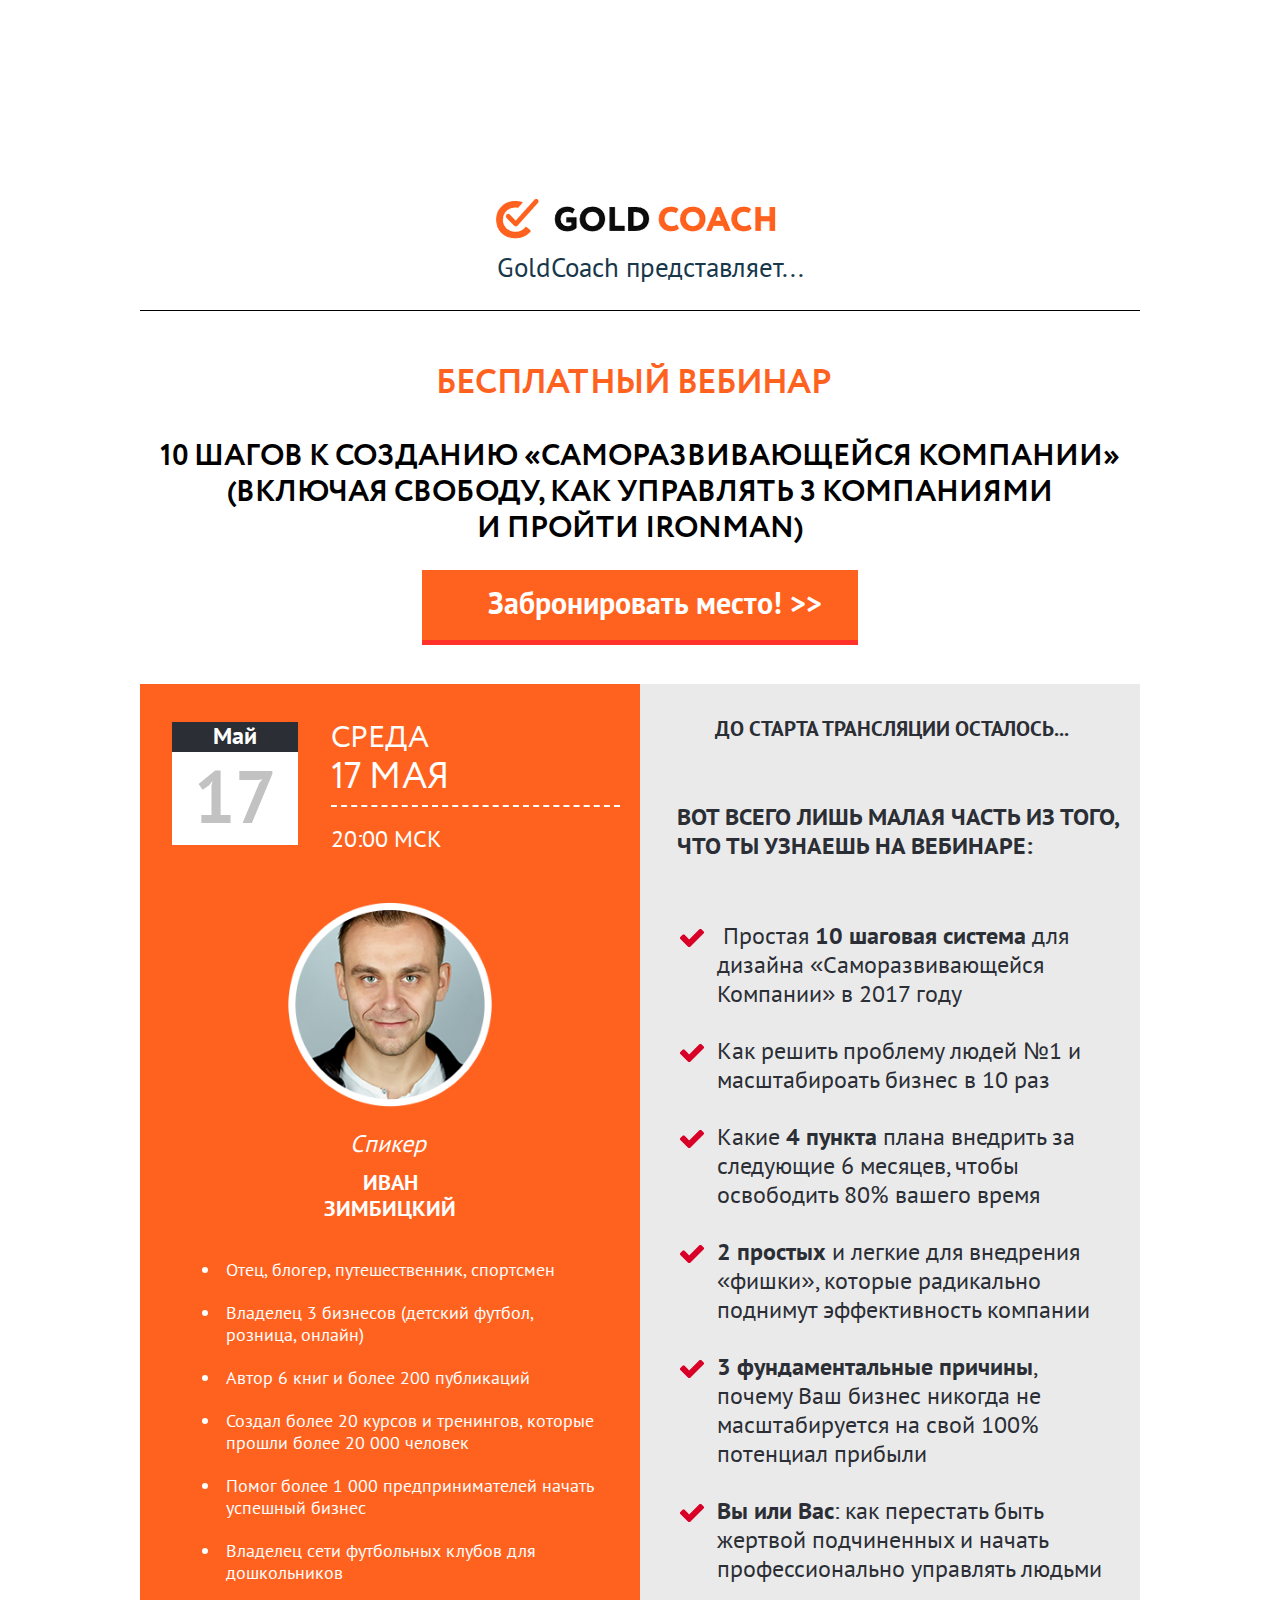
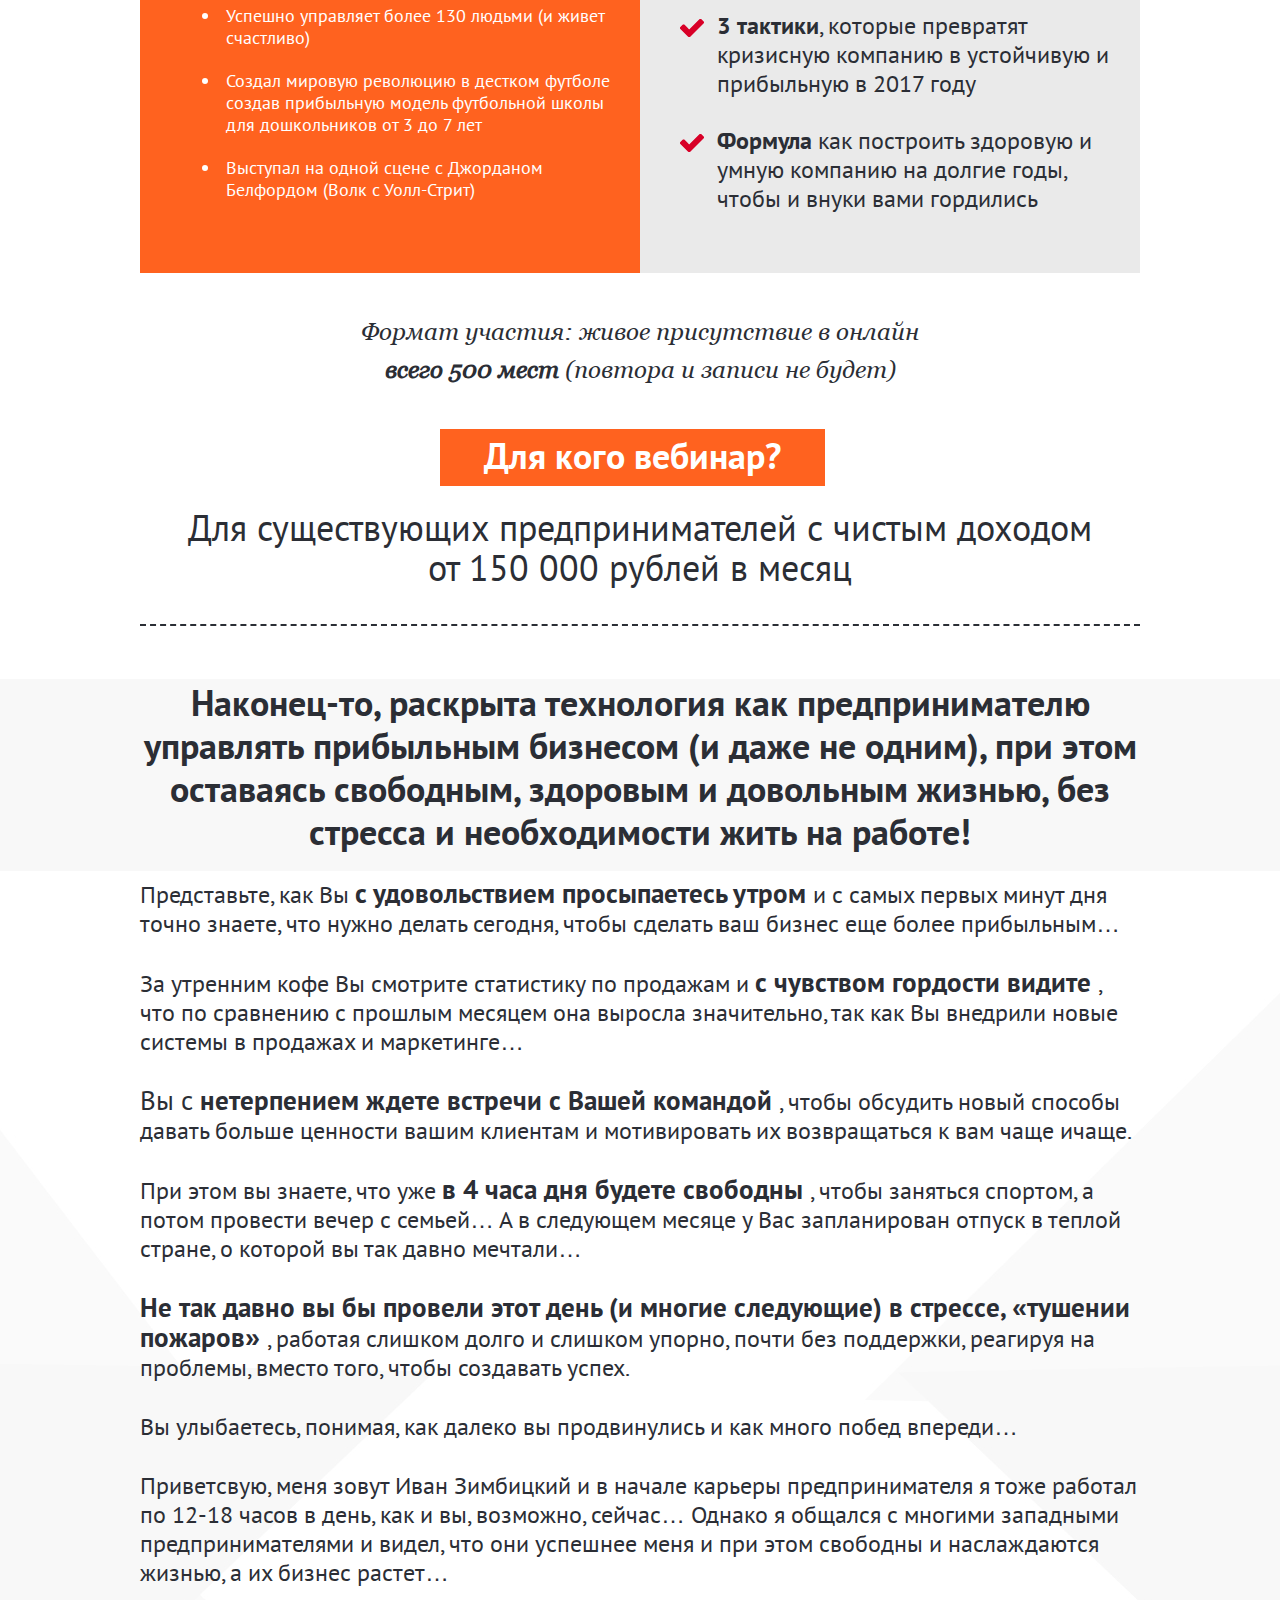
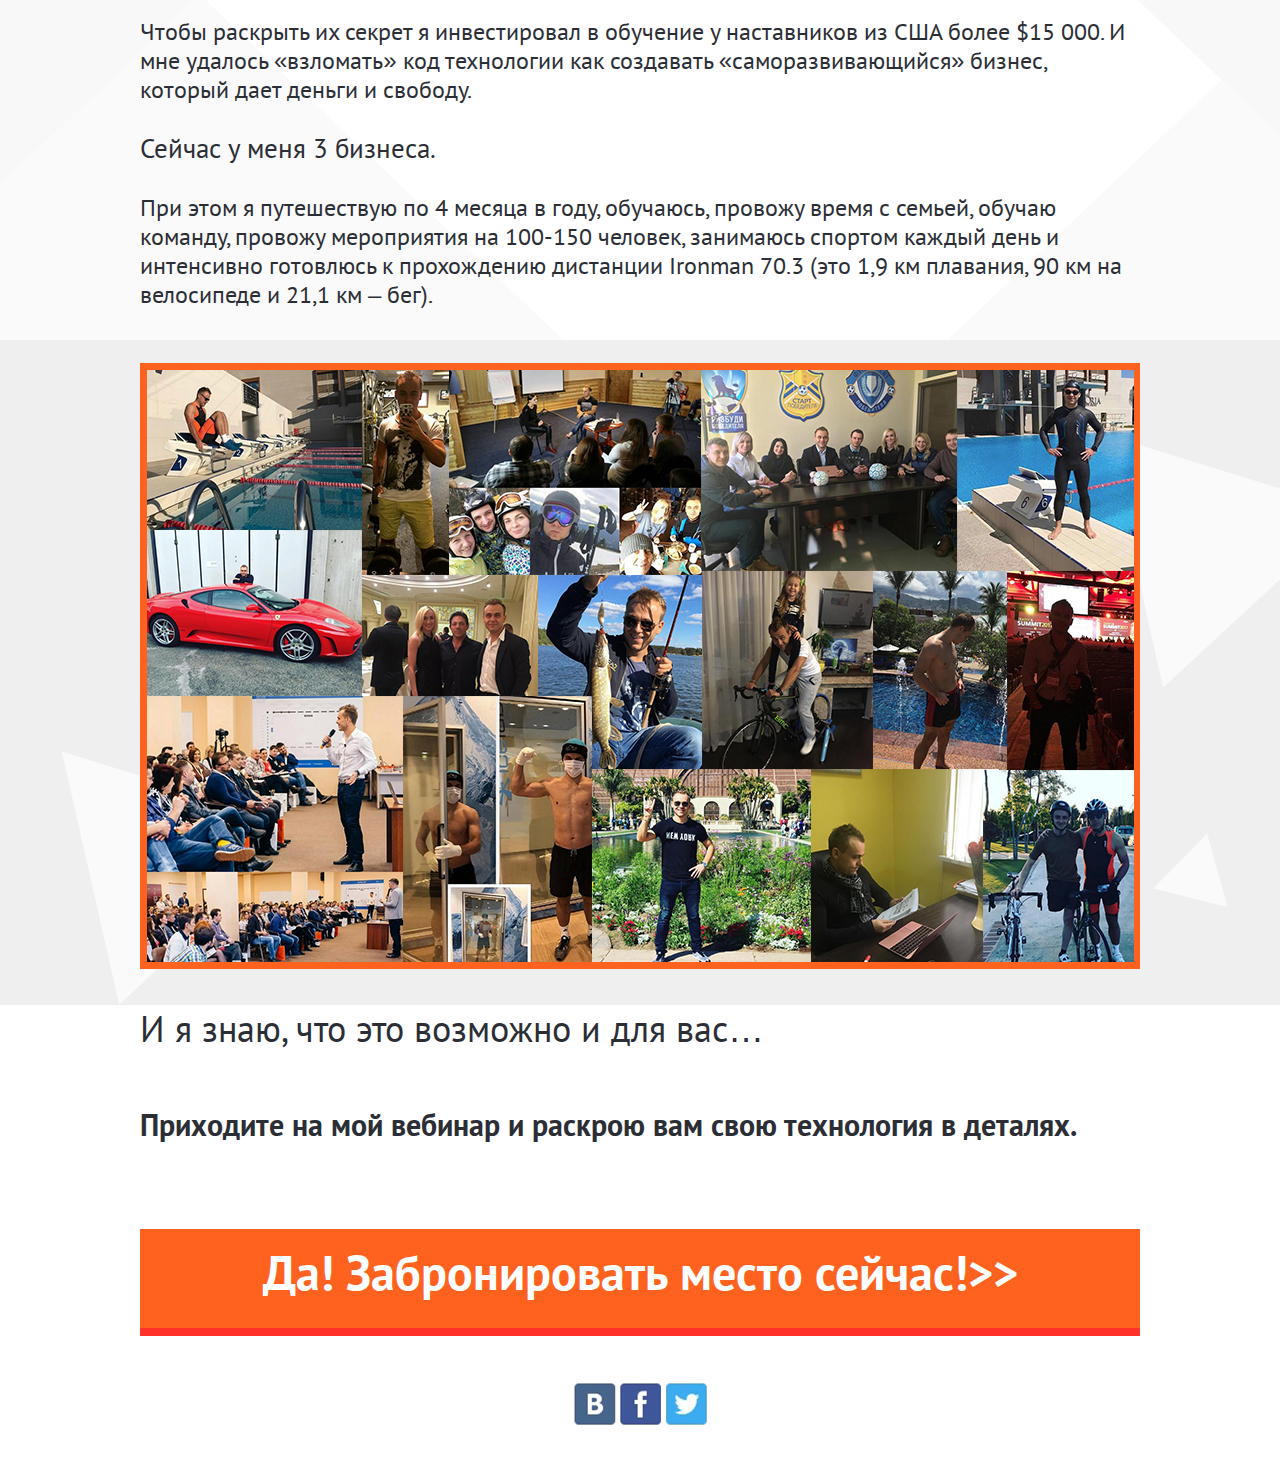
<file: Goldcoach/index.html>
<!DOCTYPE html><html lang="ru"><head><meta charset="utf-8"><title>Goldcoach</title><meta name="viewport" content="width=device-width,initial-scale=1"><meta name="format-detection" content="telephone=no"><meta name="robots" content="npindex, nofollow"><link rel="preload" href="fonts/ptsans.woff2" as="font"><link rel="preload" href="fonts/ptsansbold.woff2" as="font"><link rel="preload" href="fonts/circe-regular.woff" as="font"><link rel="preload" href="fonts/circe-bold.woff" as="font"><link rel="preload" href="fonts/georgia-italic.woff" as="font"><link rel="stylesheet" href="css/style.min.css"></head><body><svg class="sprite"><symbol id="close-cross" viewBox="0 0 21 21"><path d="M13.328 10.5l7.371-7.371a1.003 1.003 0 0 0 0-1.414L19.285.3a1.003 1.003 0 0 0-1.414 0L10.5 7.672 3.129.301a1.003 1.003 0 0 0-1.414 0L.301 1.715a1.003 1.003 0 0 0 0 1.414L7.672 10.5.301 17.871a1.003 1.003 0 0 0 0 1.414l1.415 1.414a1.003 1.003 0 0 0 1.414 0l7.371-7.371 7.371 7.371a1.003 1.003 0 0 0 1.414 0l1.414-1.414a1.003 1.003 0 0 0 0-1.414L13.328 10.5z"/></symbol></svg><div class="wrapper-image"><header class="page-header"><a class="page-header__logo"><img class="page-header__img" src="img/Goldcoach.png" width="280" height="41" alt="Goldcoach"></a><p class="page-header__description">GoldCoach представляет...</p></header><main class="index-page-main"><section class="intro"><b class="intro__item">Бесплатный вебинар</b><h1 class="intro__title"><span class="intro__title--position">10 шагов к созданию «саморазвивающейся компании»</span> (включая свободу, как управлять 3 компаниями <span class="intro__title--position-second">и пройти Ironman)</span></h1><button class="intro__button button">Забронировать место! >></button></section><div class="author-offer-wrapper"><section class="offer"><div class="offer-timer"><b class="offer-timer__title">До старта трансляции осталось...</b><div class="offer-timer__counter"><script src="http://megatimer.ru/s/8748104e79b22ba4bc3cef0984abe78f.js"></script></div></div><h2 class="offer__title">Вот всего лишь малая часть из того, что ты узнаешь на вебинаре:</h2><ul class="offer__list"><li class="offer__item">&nbsp;Простая <b>10 шаговая система</b> для дизайна «Саморазвивающейся Компании» в 2017 году</li><li class="offer__item">Как решить проблему людей №1 и масштабироать бизнес в 10 раз</li><li class="offer__item">Какие <b>4 пункта</b> плана внедрить за следующие 6 месяцев, чтобы освободить 80% вашего время</li><li class="offer__item"><b>2 простых</b> и легкие для внедрения «фишки», которые радикально поднимут эффективность компании</li><li class="offer__item"><b>3 фундаментальные причины</b>, почему Ваш бизнес никогда не масштабируется на свой 100% потенциал прибыли</li><li class="offer__item"><b>Вы или Вас</b>: как перестать быть жертвой подчиненных и начать профессионально управлять людьми</li><li class="offer__item"><b>3 тактики</b>, которые превратят кризисную компанию в устойчивую и прибыльную в 2017 году</li><li class="offer__item"><b>Формула</b> как построить здоровую и умную компанию на долгие годы, чтобы и внуки вами гордились</li></ul></section><section class="author"><div class="wrapper__calendar-date"><div class="author__calendar"><p class="author__mounth">Май</p><p class="author__number">17</p></div><div class="wrapper"><p class="author__day">среда</p><p class="author__date">17 мая</p><p class="author__time">20:00 МСК</p></div></div><img class="author__img" src="img/Ivan_Zymbytskyi.png" width="228" height="229" alt="Иван Замбицкий"><p class="author__profile">Спикер</p><h3 class="author__name">Иван Зимбицкий</h3><ul class="author__list"><li class="author__item">Отец, блогер, путешественник, спортсмен</li><li class="author__item"><span class="author__item--position">Владелец 3 бизнесов (детский футбол, </span>розница, онлайн)</li><li class="author__item">Автор 6 книг и более 200 публикаций</li><li class="author__item">Создал более 20 курсов и тренингов, которые прошли более 20 000 человек</li><li class="author__item">Помог более 1 000 предпринимателей начать успешный бизнес</li><li class="author__item">Владелец сети футбольных клубов для дошкольников</li><li class="author__item"><span class="author__item--position-second">Успешно управляет более 130 людьми (и живет </span>счастливо)</li><li class="author__item">Создал мировую революцию в дестком футболе создав прибыльную модель футбольной школы для дошкольников от 3 до 7 лет</li><li class="author__item">Выступал на одной сцене с Джорданом Белфордом (Волк с Уолл-Стрит)</li></ul></section></div><section class="for"><p class="for__format">Формат участия: живое присутствие <span class="for__format--position">в онлайн <b>всего 500 мест </b></span>(повтора и записи не будет)</p><h3 class="for__question">Для кого вебинар?</h3><p class="for__answer">Для существующих предпринимателей <span class="for__answer--position">с чистым доходом </span>от 150 000 рублей в месяц</p><b class="for__title for__title-first">Наконец-то, раскрыта технология как предпринимателю управлять прибыльным бизнесом (и даже не одним), при этом оставаясь свободным, здоровым и довольным жизнью, без стресса и необходимости жить на работе!</b><p class="for__item">Представьте, как Вы <span class="for__item-size"><b>с удовольствием просыпаетесь утром</b> </span>и с самых первых минут дня точно знаете, что нужно делать сегодня, чтобы сделать ваш бизнес еще более прибыльным…</p><p class="for__item">За утренним кофе Вы смотрите статистику по продажам и <span class="for__item-size"><b>с чувством гордости видите</b> </span>, что по сравнению с прошлым месяцем она выросла значительно, так как Вы внедрили новые системы в продажах и маркетинге…</p><p class="for__item"><span class="for__item-size">Вы с <b>нетерпением ждете встречи с Вашей командой</b> </span>, чтобы обсудить новый способы давать больше ценности вашим клиентам и мотивировать их возвращаться к вам чаще ичаще.</p><p class="for__item">При этом вы знаете, что уже <span class="for__item-size"><b>в 4 часа дня будете свободны</b> </span>, чтобы заняться спортом, а потом провести вечер с семьей… А в следующем месяце у Вас запланирован отпуск в теплой стране, о которой вы так давно мечтали…</p><p class="for__item"><span class="for__item-size"><b>Не так давно вы бы провели этот день (и многие следующие) в стрессе, «тушении пожаров»</b> </span>, работая слишком долго и слишком упорно, почти без поддержки, реагируя на проблемы, вместо того, чтобы создавать успех.</p><p class="for__item">Вы улыбаетесь, понимая, как далеко вы продвинулись и как много побед впереди…</p><p class="for__item">Приветсвую, меня зовут Иван Зимбицкий и в начале карьеры предпринимателя я тоже работал по 12-18 часов в день, как и вы, возможно, сейчас… Однако я общался с многими западными предпринимателями и видел, что они успешнее меня и при этом свободны и наслаждаются жизнью, а их бизнес растет…</p><p class="for__item">Чтобы раскрыть их секрет я инвестировал в обучение у наставников из США более $15 000. И мне удалось «взломать» код технологии как создавать «саморазвивающийся» бизнес, который дает деньги и свободу.</p><p class="for__item for__item-size">Сейчас у меня 3 бизнеса.</p><p class="for__item for__collage">При этом я путешествую по 4 месяца в году, обучаюсь, провожу время с семьей, обучаю команду, провожу мероприятия на 100-150 человек, занимаюсь спортом каждый день и интенсивно готовлюсь к прохождению дистанции Ironman 70.3 (это 1,9 км плавания, 90 км на велосипеде и 21,1 км – бег).</p><p class="for__item for__item-size-new">И я знаю, что это возможно и для вас…</p><b class="for__title for__title-second">Приходите на мой вебинар и раскрою вам свою технология в деталях.</b> <button class="for__button button">Да! Забронировать место сейчас!>></button></section></main><footer><div class="social"><ul class="social__list"><li class="social__item"><a class="social__link social__link--vk" href="#"><span class="visually-hidden">Вконтакте</span></a></li><li class="social__item"><a class="social__link social__link--fb" href="#"><span class="visually-hidden">Фейсбук</span></a></li><li class="social__item"><a class="social__link social__link--tw" href="#"><span class="visually-hidden">Twitter</span></a></li></ul></div></footer></div><section class="modal modal-login"><h2 class="modal__title">Забронировать место</h2><form class="modal__form" method="post" action="https://echo.htmlacademy.ru"><p class="modal__form-wrapper"><label for="modal__form-name">Ваше имя:</label> <input type="text" id="modal__form-name" name="login" placeholder="Имя Фамилия"></p><p class="modal__form-wrapper"><label for="modal__form-email">Ваш e-mail:</label> <input type="email" id="modal__form-email" name="email" placeholder="email@example.com"></p><p class="modal__form-wrapper"><label for="modal__form-text">Текст письма:</label> <textarea id="modal__form-text" name="text" rows="4" placeholder="В свободной форме">
        </textarea></p><button class="modal__button button" type="submit">Отправить!>></button></form><button class="modal__close" type="button"><svg class="modal__close-image" width="21px" height="21px"><use xlink:href="#close-cross"></use></svg>Закрыть</button></section><script src="js/javascript.min.js"></script><script src="js/picturefill.min.js"></script></body></html>
</file>
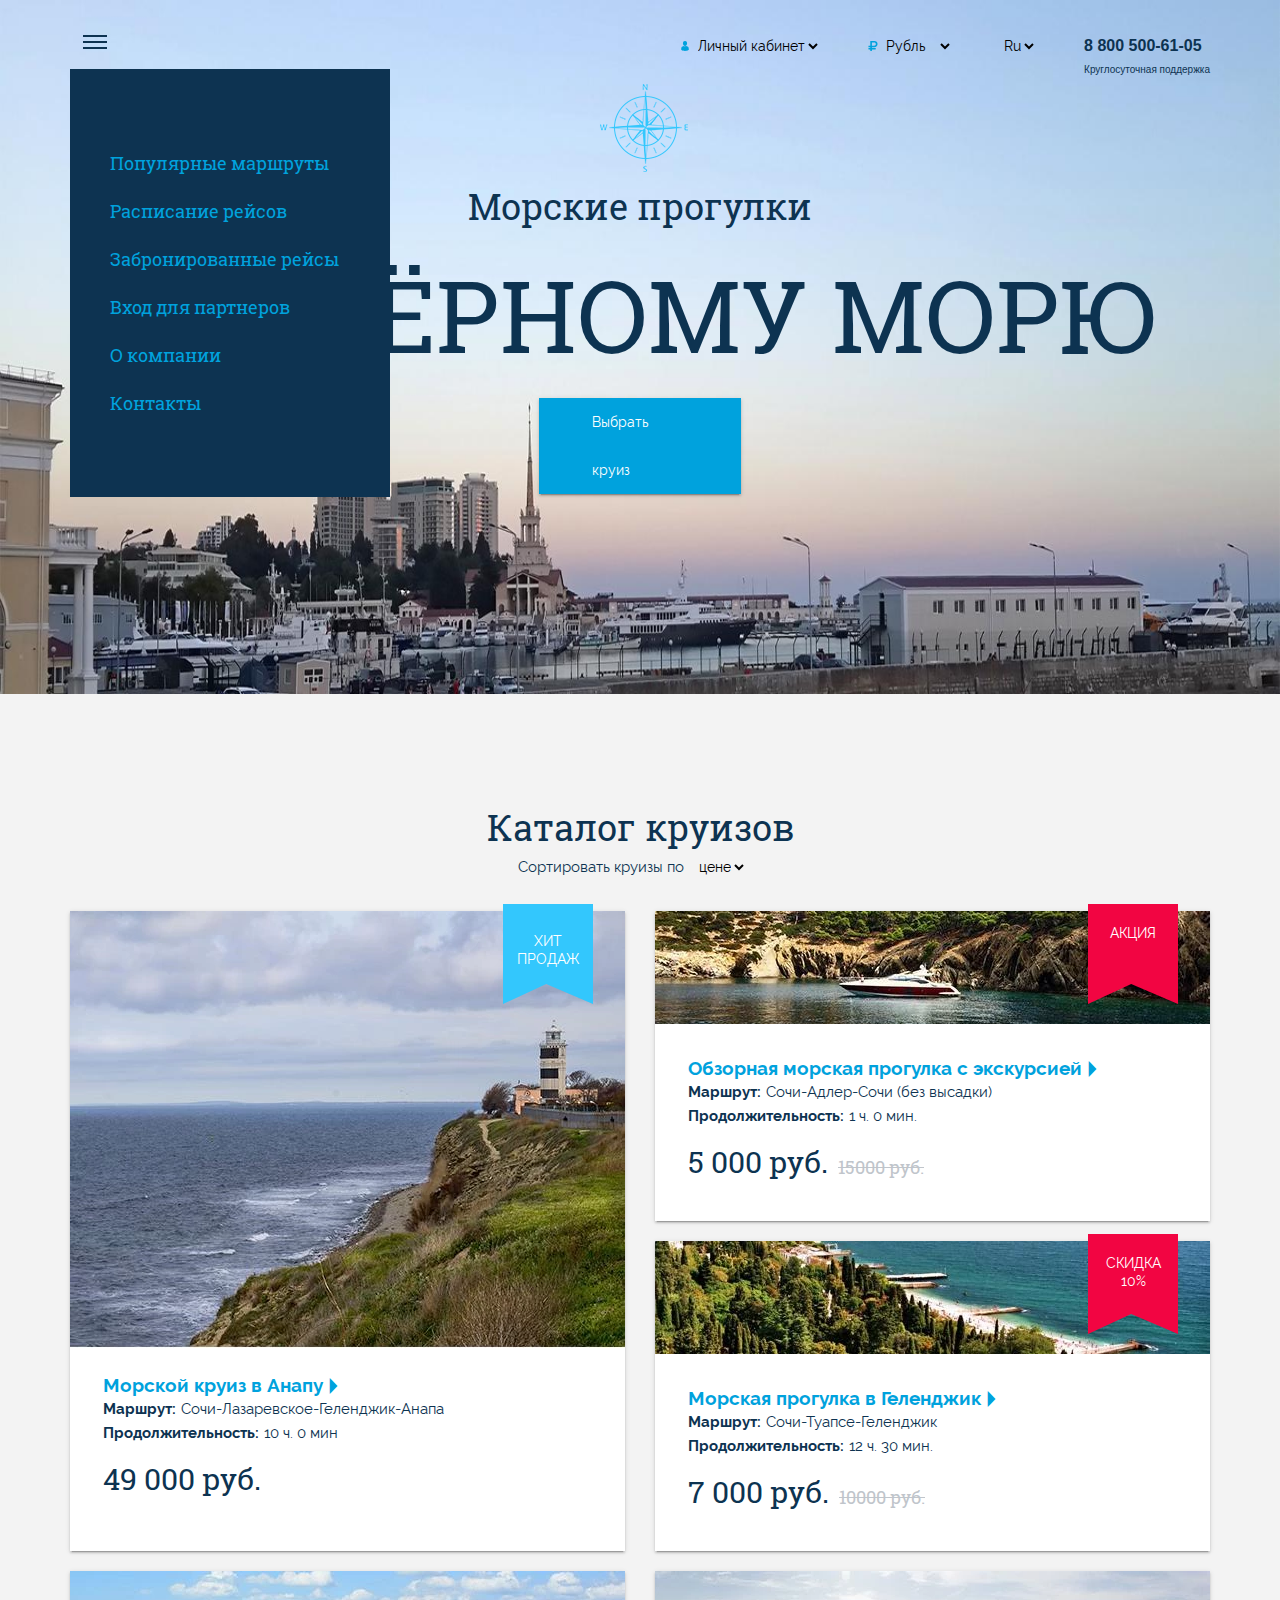
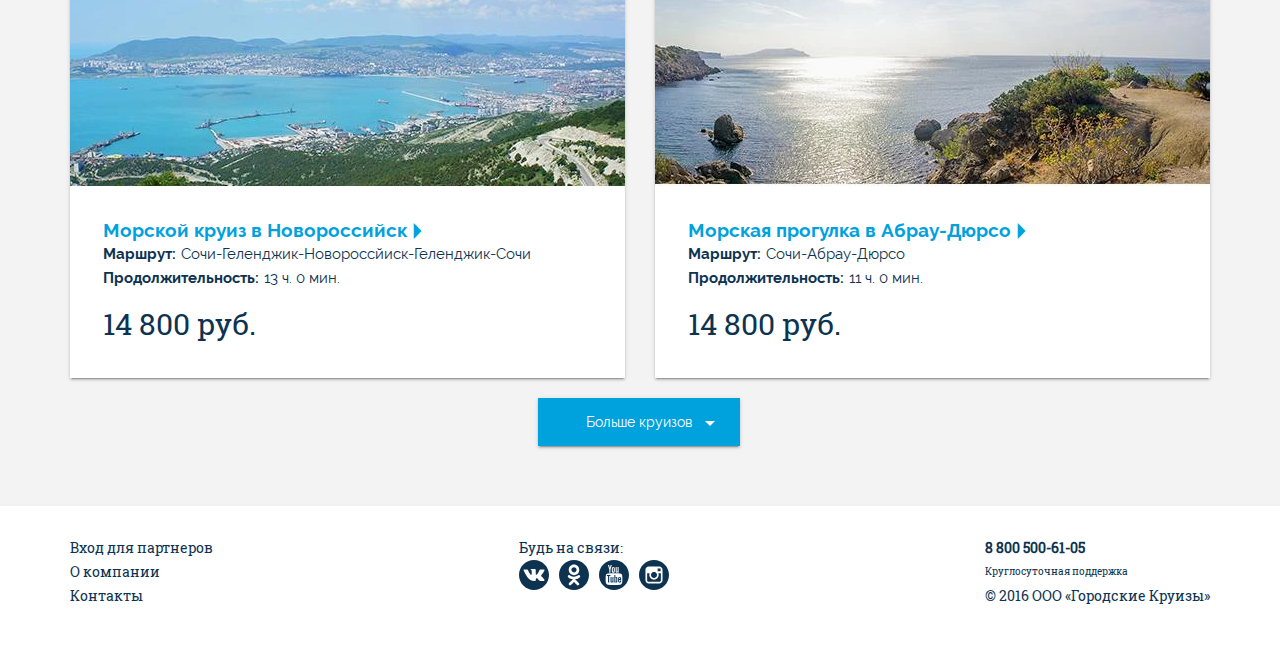
<file: Seacruises/index.html>
<!DOCTYPE html><html lang="ru"><head><meta charset="utf-8"><title>Главная - Seacruises</title><meta name="viewport" content="width=device-width,initial-scale=1"><meta name="format-detection" content="telephone=no"><meta name="robots" content="noindex, nofollow"><link rel="preload" href="fonts/Raleway-Regular.woff" as="font"><link rel="preload" href="fonts/RobotoSlab-Regular.woff" as="font"><link rel="preload" href="fonts/Raleway-Bold.woff" as="font"><link rel="stylesheet" href="css/style.min.css"></head><body><svg class="sprite"><symbol id="youtube" viewBox="0 0 97.75 97.75"><polygon points="25.676,52.482 29.551,52.482 29.551,73.455 33.217,73.455 33.217,52.482 37.164,52.482 37.164,49.047     25.676,49.047   " fill="#0d3351"/><path d="M56.674,55.046c-1.212,0-2.343,0.662-3.406,1.972v-7.972h-3.295v24.409h3.295v-1.762c1.103,1.361,2.233,2.013,3.406,2.013    c1.311,0,2.193-0.69,2.633-2.044c0.221-0.771,0.334-1.982,0.334-3.665v-7.242c0-1.722-0.113-2.924-0.334-3.655    C58.868,55.736,57.984,55.046,56.674,55.046z M56.344,68.255c0,1.644-0.482,2.454-1.434,2.454c-0.541,0-1.092-0.259-1.643-0.811    V58.814c0.551-0.545,1.102-0.803,1.643-0.803c0.951,0,1.434,0.842,1.434,2.482V68.255z" fill="#0d3351"/><path d="M43.824,69.167c-0.731,1.033-1.422,1.542-2.084,1.542c-0.44,0-0.691-0.259-0.771-0.771c-0.03-0.106-0.03-0.508-0.03-1.28    v-13.39h-3.296v14.379c0,1.285,0.111,2.153,0.291,2.705c0.331,0.922,1.063,1.354,2.123,1.354c1.213,0,2.457-0.732,3.767-2.234    v1.984h3.298V55.268h-3.298V69.167z" fill="#0d3351"/><path d="M46.653,38.466c1.073,0,1.588-0.851,1.588-2.551v-7.731c0-1.701-0.515-2.548-1.588-2.548c-1.074,0-1.59,0.848-1.59,2.548    v7.731C45.063,37.616,45.579,38.466,46.653,38.466z" fill="#0d3351"/><path d="M48.875,0C21.882,0,0,21.882,0,48.875S21.882,97.75,48.875,97.75S97.75,75.868,97.75,48.875S75.868,0,48.875,0z     M54.311,22.86h3.321v13.532c0,0.781,0,1.186,0.04,1.295c0.073,0.516,0.335,0.78,0.781,0.78c0.666,0,1.365-0.516,2.104-1.559    V22.86h3.33v18.379h-3.33v-2.004c-1.326,1.52-2.59,2.257-3.805,2.257c-1.072,0-1.812-0.435-2.146-1.365    c-0.184-0.557-0.295-1.436-0.295-2.733V22.86L54.311,22.86z M41.733,28.853c0-1.965,0.334-3.401,1.042-4.33    c0.921-1.257,2.218-1.885,3.878-1.885c1.668,0,2.964,0.628,3.885,1.885c0.698,0.928,1.032,2.365,1.032,4.33v6.436    c0,1.954-0.334,3.403-1.032,4.322c-0.921,1.254-2.217,1.881-3.885,1.881c-1.66,0-2.957-0.627-3.878-1.881    c-0.708-0.919-1.042-2.369-1.042-4.322V28.853z M32.827,16.576l2.622,9.685l2.519-9.685h3.735L37.26,31.251v9.989h-3.692v-9.989    c-0.335-1.77-1.074-4.363-2.259-7.803c-0.778-2.289-1.589-4.585-2.367-6.872H32.827z M75.186,75.061    c-0.668,2.899-3.039,5.039-5.894,5.358c-6.763,0.755-13.604,0.759-20.42,0.755c-6.813,0.004-13.658,0-20.419-0.755    c-2.855-0.319-5.227-2.458-5.893-5.358c-0.951-4.129-0.951-8.638-0.951-12.89s0.012-8.76,0.962-12.89    c0.667-2.9,3.037-5.04,5.892-5.358c6.762-0.755,13.606-0.759,20.421-0.755c6.813-0.004,13.657,0,20.419,0.755    c2.855,0.319,5.227,2.458,5.896,5.358c0.948,4.13,0.942,8.638,0.942,12.89S76.137,70.932,75.186,75.061z" fill="#0d3351"/><path d="M67.17,55.046c-1.686,0-2.995,0.619-3.947,1.864c-0.699,0.92-1.018,2.342-1.018,4.285v6.371    c0,1.933,0.357,3.365,1.059,4.276c0.951,1.242,2.264,1.863,3.988,1.863c1.721,0,3.072-0.651,3.984-1.972    c0.4-0.584,0.66-1.245,0.77-1.975c0.031-0.33,0.07-1.061,0.07-2.124v-0.479h-3.361c0,1.32-0.043,2.053-0.072,2.232    c-0.188,0.881-0.662,1.321-1.473,1.321c-1.132,0-1.686-0.84-1.686-2.522v-3.226h6.592v-3.767c0-1.943-0.329-3.365-1.02-4.285    C70.135,55.666,68.824,55.046,67.17,55.046z M68.782,62.218h-3.296v-1.683c0-1.682,0.553-2.523,1.654-2.523    c1.09,0,1.642,0.842,1.642,2.523V62.218z" fill="#0d3351"/></symbol><symbol id="user" viewBox="0 0 350 350"><path d="M175,171.173c38.914,0,70.463-38.318,70.463-85.586C245.463,38.318,235.105,0,175,0s-70.465,38.318-70.465,85.587   C104.535,132.855,136.084,171.173,175,171.173z" fill="#00a2dd"/><path d="M41.909,301.853C41.897,298.971,41.885,301.041,41.909,301.853L41.909,301.853z" fill="#00a2dd"/><path d="M308.085,304.104C308.123,303.315,308.098,298.63,308.085,304.104L308.085,304.104z" fill="#00a2dd"/><path d="M307.935,298.397c-1.305-82.342-12.059-105.805-94.352-120.657c0,0-11.584,14.761-38.584,14.761   s-38.586-14.761-38.586-14.761c-81.395,14.69-92.803,37.805-94.303,117.982c-0.123,6.547-0.18,6.891-0.202,6.131   c0.005,1.424,0.011,4.058,0.011,8.651c0,0,19.592,39.496,133.08,39.496c113.486,0,133.08-39.496,133.08-39.496   c0-2.951,0.002-5.003,0.005-6.399C308.062,304.575,308.018,303.664,307.935,298.397z" fill="#00a2dd"/></symbol><symbol id="odnoklassniki" viewBox="0 0 97.75 97.75"><g><path d="M48.921,40.507c4.667-0.017,8.384-3.766,8.367-8.443c-0.017-4.679-3.742-8.402-8.411-8.406    c-4.708-0.005-8.468,3.787-8.432,8.508C40.48,36.826,44.239,40.524,48.921,40.507z" fill="#0d3351"/><path d="M48.875,0C21.882,0,0,21.883,0,48.875S21.882,97.75,48.875,97.75S97.75,75.867,97.75,48.875S75.868,0,48.875,0z     M48.945,14.863c9.52,0.026,17.161,7.813,17.112,17.438c-0.048,9.403-7.814,17.024-17.318,16.992    c-9.407-0.032-17.122-7.831-17.066-17.253C31.726,22.515,39.445,14.837,48.945,14.863z M68.227,56.057    c-2.105,2.161-4.639,3.725-7.453,4.816c-2.66,1.031-5.575,1.55-8.461,1.896c0.437,0.474,0.642,0.707,0.914,0.979    c3.916,3.937,7.851,7.854,11.754,11.802c1.33,1.346,1.607,3.014,0.875,4.577c-0.799,1.71-2.592,2.834-4.351,2.713    c-1.114-0.077-1.983-0.63-2.754-1.407c-2.956-2.974-5.968-5.895-8.862-8.925c-0.845-0.882-1.249-0.714-1.994,0.052    c-2.973,3.062-5.995,6.075-9.034,9.072c-1.365,1.346-2.989,1.59-4.573,0.82c-1.683-0.814-2.753-2.533-2.671-4.262    c0.058-1.166,0.632-2.06,1.434-2.858c3.877-3.869,7.742-7.75,11.608-11.628c0.257-0.257,0.495-0.53,0.868-0.93    c-5.273-0.551-10.028-1.849-14.099-5.032c-0.506-0.396-1.027-0.778-1.487-1.222c-1.783-1.711-1.962-3.672-0.553-5.69    c1.207-1.728,3.231-2.19,5.336-1.197c0.408,0.191,0.796,0.433,1.168,0.689c7.586,5.213,18.008,5.356,25.624,0.233    c0.754-0.576,1.561-1.05,2.496-1.289c1.816-0.468,3.512,0.201,4.486,1.791C69.613,52.874,69.6,54.646,68.227,56.057z" fill="#0d3351"/></g></symbol><symbol id="ruble" viewBox="0 0 510.127 510.127"><path d="M34.786,428.963h81.158v69.572c0,3.385,1.083,6.156,3.262,8.322c2.173,2.18,4.951,3.27,8.335,3.27h60.502    c3.14,0,5.857-1.09,8.152-3.27c2.295-2.166,3.439-4.938,3.439-8.322v-69.572h182.964c3.377,0,6.156-1.076,8.334-3.256    c2.18-2.178,3.262-4.951,3.262-8.336v-46.377c0-3.365-1.082-6.156-3.262-8.322c-2.172-2.18-4.957-3.27-8.334-3.27H199.628v-42.754    h123.184c48.305,0,87.73-14.719,118.293-44.199c30.551-29.449,45.834-67.49,45.834-114.125c0-46.604-15.283-84.646-45.834-114.125    C410.548,14.749,371.116,0,322.812,0H127.535c-3.385,0-6.157,1.089-8.335,3.256c-2.173,2.179-3.262,4.969-3.262,8.335v227.896    H34.786c-3.384,0-6.157,1.145-8.335,3.439c-2.172,2.295-3.262,5.012-3.262,8.151v53.978c0,3.385,1.083,6.158,3.262,8.336    c2.179,2.18,4.945,3.256,8.335,3.256h81.158v42.754H34.786c-3.384,0-6.157,1.09-8.335,3.27c-2.172,2.166-3.262,4.951-3.262,8.322    v46.377c0,3.385,1.083,6.158,3.262,8.336C28.629,427.887,31.401,428.963,34.786,428.963z M199.628,77.179h115.938    c25.6,0,46.248,7.485,61.953,22.46c15.697,14.976,23.549,34.547,23.549,58.691c0,24.156-7.852,43.733-23.549,58.691    c-15.705,14.988-36.354,22.473-61.953,22.473H199.628V77.179z" fill="#00a2dd"/></symbol><symbol id="instagram" viewBox="0 0 49.652 49.652"><path d="M24.825,29.796c2.739,0,4.972-2.229,4.972-4.97c0-1.082-0.354-2.081-0.94-2.897c-0.903-1.252-2.371-2.073-4.029-2.073     c-1.659,0-3.126,0.82-4.031,2.072c-0.588,0.816-0.939,1.815-0.94,2.897C19.854,27.566,22.085,29.796,24.825,29.796z" fill="#0d3351"/><polygon points="35.678,18.746 35.678,14.58 35.678,13.96 35.055,13.962 30.891,13.975 30.907,18.762    " fill="#0d3351"/><path d="M24.826,0C11.137,0,0,11.137,0,24.826c0,13.688,11.137,24.826,24.826,24.826c13.688,0,24.826-11.138,24.826-24.826     C49.652,11.137,38.516,0,24.826,0z M38.945,21.929v11.56c0,3.011-2.448,5.458-5.457,5.458H16.164     c-3.01,0-5.457-2.447-5.457-5.458v-11.56v-5.764c0-3.01,2.447-5.457,5.457-5.457h17.323c3.01,0,5.458,2.447,5.458,5.457V21.929z" fill="#0d3351"/><path d="M32.549,24.826c0,4.257-3.464,7.723-7.723,7.723c-4.259,0-7.722-3.466-7.722-7.723c0-1.024,0.204-2.003,0.568-2.897     h-4.215v11.56c0,1.494,1.213,2.704,2.706,2.704h17.323c1.491,0,2.706-1.21,2.706-2.704v-11.56h-4.217     C32.342,22.823,32.549,23.802,32.549,24.826z" fill="#0d3351"/></symbol><symbol id="vk" viewBox="0 0 97.75 97.75"><path d="M48.875,0C21.883,0,0,21.882,0,48.875S21.883,97.75,48.875,97.75S97.75,75.868,97.75,48.875S75.867,0,48.875,0z    M73.667,54.161c2.278,2.225,4.688,4.319,6.733,6.774c0.906,1.086,1.76,2.209,2.41,3.472c0.928,1.801,0.09,3.776-1.522,3.883   l-10.013-0.002c-2.586,0.214-4.644-0.829-6.379-2.597c-1.385-1.409-2.67-2.914-4.004-4.371c-0.545-0.598-1.119-1.161-1.803-1.604   c-1.365-0.888-2.551-0.616-3.333,0.81c-0.797,1.451-0.979,3.059-1.055,4.674c-0.109,2.361-0.821,2.978-3.19,3.089   c-5.062,0.237-9.865-0.531-14.329-3.083c-3.938-2.251-6.986-5.428-9.642-9.025c-5.172-7.012-9.133-14.708-12.692-22.625   c-0.801-1.783-0.215-2.737,1.752-2.774c3.268-0.063,6.536-0.055,9.804-0.003c1.33,0.021,2.21,0.782,2.721,2.037   c1.766,4.345,3.931,8.479,6.644,12.313c0.723,1.021,1.461,2.039,2.512,2.76c1.16,0.796,2.044,0.533,2.591-0.762   c0.35-0.823,0.501-1.703,0.577-2.585c0.26-3.021,0.291-6.041-0.159-9.05c-0.28-1.883-1.339-3.099-3.216-3.455   c-0.956-0.181-0.816-0.535-0.351-1.081c0.807-0.944,1.563-1.528,3.074-1.528l11.313-0.002c1.783,0.35,2.183,1.15,2.425,2.946   l0.01,12.572c-0.021,0.695,0.349,2.755,1.597,3.21c1,0.33,1.66-0.472,2.258-1.105c2.713-2.879,4.646-6.277,6.377-9.794   c0.764-1.551,1.423-3.156,2.063-4.764c0.476-1.189,1.216-1.774,2.558-1.754l10.894,0.013c0.321,0,0.647,0.003,0.965,0.058   c1.836,0.314,2.339,1.104,1.771,2.895c-0.894,2.814-2.631,5.158-4.329,7.508c-1.82,2.516-3.761,4.944-5.563,7.471   C71.48,50.992,71.611,52.155,73.667,54.161z" fill="#0d3351"/></symbol><symbol id="dollar" viewBox="0 0 484.184 484.184"><path d="M309.43,219.944c-19-10.5-39.2-18.5-59.2-26.8c-11.6-4.8-22.7-10.4-32.5-18.2c-19.3-15.4-15.6-40.4,7-50.3   c6.4-2.8,13.1-3.7,19.9-4.1c26.2-1.4,51.1,3.4,74.8,14.8c11.8,5.7,15.7,3.9,19.7-8.4c4.2-13,7.7-26.2,11.6-39.3   c2.6-8.8-0.6-14.6-8.9-18.3c-15.2-6.7-30.8-11.5-47.2-14.1c-21.4-3.3-21.4-3.4-21.5-24.9c-0.1-30.3-0.1-30.3-30.5-30.3   c-4.4,0-8.8-0.1-13.2,0c-14.2,0.4-16.6,2.9-17,17.2c-0.2,6.4,0,12.8-0.1,19.3c-0.1,19-0.2,18.7-18.4,25.3c-44,16-71.2,46-74.1,94   c-2.6,42.5,19.6,71.2,54.5,92.1c21.5,12.9,45.3,20.5,68.1,30.6c8.9,3.9,17.4,8.4,24.8,14.6c21.9,18.1,17.9,48.2-8.1,59.6   c-13.9,6.1-28.6,7.6-43.7,5.7c-23.3-2.9-45.6-9-66.6-19.9c-12.3-6.4-15.9-4.7-20.1,8.6c-3.6,11.5-6.8,23.1-10,34.7   c-4.3,15.6-2.7,19.3,12.2,26.6c19,9.2,39.3,13.9,60,17.2c16.2,2.6,16.7,3.3,16.9,20.1c0.1,7.6,0.1,15.3,0.2,22.9   c0.1,9.6,4.7,15.2,14.6,15.4c11.2,0.2,22.5,0.2,33.7-0.1c9.2-0.2,13.9-5.2,13.9-14.5c0-10.4,0.5-20.9,0.1-31.3   c-0.5-10.6,4.1-16,14.3-18.8c23.5-6.4,43.5-19,58.9-37.8C386.33,329.544,370.03,253.444,309.43,219.944z" fill="#00a2dd"/></symbol></svg><header class="page-header"><div class="page-header__wrapper"><nav class="main-nav main-nav--opened main-nav--nodjs"><div class="main-nav__wrapper"><ul class="main-nav__list site-list"><li class="site-list__item"><a class="site-list__item-link" href="#">Популярные маршруты</a></li><li class="site-list__item"><a class="site-list__item-link" href="#">Расписание рейсов</a></li><li class="site-list__item"><a class="site-list__item-link" href="#">Забронированные рейсы</a></li><li class="site-list__item"><a class="site-list__item-link" href="#">Вход для партнеров</a></li><li class="site-list__item"><a class="site-list__item-link" href="#">О компании</a></li><li class="site-list__item"><a class="site-list__item-link" href="#">Контакты</a></li></ul></div><button class="main-nav__toggle" type="button" tabindex="1"><span class="visually-hidden">Открыть меню</span></button><div class="page-header__info-wrapper"><div class="main-nav__user"><svg class="developer__item-img" width="10px" height="10px"><use xlink:href="#user"></use></svg> <select size="1" name="user"><option value="user-account">Личный кабинет</option><option value="exit">Выйти</option></select></div><div class="main-nav__currency"><form class="main-nav__currency-form"><svg class="developer__item-img" width="10px" height="10px"><use xlink:href="#ruble"></use></svg> <select size="1" name="currency"><option value="ruble">Рубль</option><option value="dollar">Доллар</option></select></form></div><div class="main-nav__language"><form class="main-nav__language-form"><select size="1" name="language"><option value="ru">Ru</option><option value="en">En</option></select></form></div><div class="main-nav__phone"><span class="main-nav__phone-title">8 800 500-61-05</span> <span class="main-nav__phone-description">Круглосуточная поддержка</span></div></div></nav><div class="page-header__wrapper-info"><h1 class="page-header__title">Морские прогулки <span class="page-header__title-inner">по чёрному морю</span></h1><a class="page-header__button button" href="#catalog">Выбрать круиз</a></div></div></header><main class="index-page-main"><div class="index-page-main__wrapper"><section id="catalog" class="catalog"><h2 class="catalog__title">Каталог круизов</h2><section class="sort"><h3 class="visually-hidden">Сортировка</h3><p class="sort__title">Сортировать круизы по</p><form class="sort__form"><select size="1" name="sort"><option value="price">цене</option></select></form></section><ul class="catalog__list cruise-list"><li class="cruise-list__item cruise-list__item--hit"><picture><source type="image/webp" media="(min-width: 1170px)" srcset="img/catalog-1-desktop@1x.webp"><source type="image/webp" media="(min-width: 750px)" srcset="img/catalog-1-tablet@1x.webp"><source type="image/webp" srcset="img/catalog-1-mobile@1x.webp"><source media="(min-width: 1170px)" srcset="img/catalog-1-desktop@1x.jpg"><source media="(min-width: 750px)" srcset="img/catalog-1-tablet@1x.jpg"><img class="cruise-list___item-image" src="img/catalog-1-mobile@1x.jpg" alt="Анапа"></picture><div class="cruise-list__item__text-wrapper"><h3 class="cruise-list__item-title">Морской круиз в Анапу<span class="cruise-list__item-title-triangle"> &#9205;</span></h3><b class="cruise-list__item-route">Маршрут:<span class="cruise-list__item-route-text">Сочи-Лазаревское-Геленджик-Анапа</span></b> <b class="cruise-list__item-duration">Продолжительность:<span class="cruise-list__item-duration-text">10 ч. 0 мин</span></b><div class="cruise-list__item-prices"><span class="cruise-list__item-price">49 000 руб.</span> <span class="cruise-list__item-old-price"></span></div></div></li><li class="cruise-list__item cruise-list__item--stock"><picture><source type="image/webp" media="(min-width: 1170px)" srcset="img/catalog-2-desktop@1x.webp"><source type="image/webp" media="(min-width: 750px)" srcset="img/catalog-2-tablet@1x.webp"><source type="image/webp" srcset="img/catalog-2-mobile@1x.webp"><source media="(min-width: 1170px)" srcset="img/catalog-2-desktop@1x.jpg"><source media="(min-width: 750px)" srcset="img/catalog-2-tablet@1x.jpg"><img class="cruise-list__item-image" src="img/catalog-2-mobile@1x.jpg" alt="Обзорная морская прогулка с экскурсией"></picture><div class="cruise-list__item__text-wrapper"><h3 class="cruise-list__item-title">Обзорная морская прогулка с экскурсией<span class="cruise-list__item-title-triangle"> &#9205;</span></h3><b class="cruise-list__item-route">Маршрут:<span class="cruise-list__item-route-text">Сочи-Адлер-Сочи (без высадки)</span></b> <b class="cruise-list__item-duration">Продолжительность:<span class="cruise-list__item-duration-text">1 ч. 0 мин.</span></b><div class="cruise-list__item-prices"><span class="cruise-list__item-price">5 000 руб.</span> <span class="cruise-list__item-old-price">15000 руб.</span></div></div></li><li class="cruise-list__item cruise-list__item--discount-10"><picture><source type="image/webp" media="(min-width: 1170px)" srcset="img/catalog-3-desktop@1x.webp"><source type="image/webp" media="(min-width: 750px)" srcset="img/catalog-3-tablet@1x.webp"><source type="image/webp" srcset="img/catalog-3-mobile@1x.webp"><source media="(min-width: 1170px)" srcset="img/catalog-3-desktop@1x.jpg"><source media="(min-width: 750px)" srcset="img/catalog-3-tablet@1x.jpg"><img class="cruise-list__item-image" src="img/catalog-3-mobile@1x.jpg" alt="Геленджик"></picture><div class="cruise-list__item__text-wrapper"><h3 class="cruise-list__item-title">Морская прогулка в Геленджик<span class="cruise-list__item-title-triangle"> &#9205;</span></h3><b class="cruise-list__item-route">Маршрут:<span class="cruise-list__item-route-text">Сочи-Туапсе-Геленджик</span></b> <b class="cruise-list__item-duration">Продолжительность:<span class="cruise-list__item-duration-text">12 ч. 30 мин.</span></b><div class="cruise-list__item-prices"><span class="cruise-list__item-price">7 000 руб.</span> <span class="cruise-list__item-old-price">10000 руб.</span></div></div></li><li class="cruise-list__item"><picture><source type="image/webp" media="(min-width: 1170px)" srcset="img/catalog-4-desktop@1x.webp"><source type="image/webp" media="(min-width: 750px)" srcset="img/catalog-4-tablet@1x.webp"><source type="image/webp" srcset="img/catalog-4-mobile@1x.webp"><source media="(min-width: 1170px)" srcset="img/catalog-4-desktop@1x.jpg"><source media="(min-width: 750px)" srcset="img/catalog-4-tablet@1x.jpg"><img class="cruise-list__item-image" src="img/catalog-4-mobile@1x.jpg" alt="Новороссийск"></picture><div class="cruise-list__item__text-wrapper"><h3 class="cruise-list__item-title">Морской круиз в Новороссийск<span class="cruise-list__item-title-triangle"> &#9205;</span></h3><b class="cruise-list__item-route">Маршрут:<span class="cruise-list__item-route-text">Сочи-Геленджик-Новороссйиск-Геленджик-Сочи</span></b> <b class="cruise-list__item-duration">Продолжительность:<span class="cruise-list__item-duration-text">13 ч. 0 мин.</span></b><div class="cruise-list__item-prices"><span class="cruise-list__item-price">14 800 руб.</span> <span class="cruise-list__item-old-price"></span></div></div></li><li class="cruise-list__item cruise-list__item--none"><picture><source type="image/webp" media="(min-width: 1170px)" srcset="img/catalog-5-desktop@1x.webp"><img class="cruise-list__item-image" src="img/catalog-5-desktop@1x.jpg" alt="Абрау-Дюрсо"></picture><div class="cruise-list__item__text-wrapper"><h3 class="cruise-list__item-title">Морская прогулка в Абрау-Дюрсо<span class="cruise-list__item-title-triangle"> &#9205;</span></h3><b class="cruise-list__item-route">Маршрут:<span class="cruise-list__item-route-text">Сочи-Абрау-Дюрсо</span></b> <b class="cruise-list__item-duration">Продолжительность:<span class="cruise-list__item-duration-text">11 ч. 0 мин.</span></b><div class="cruise-list__item-prices"><span class="cruise-list__item-price">14 800 руб.</span> <span class="cruise-list__item-old-price"></span></div></div></li></ul><button class="catalog__button button">Больше круизов</button></section></div></main><footer class="page-footer"><nav class="footer-nav"><ul class="footer-nav__list footer-list"><li class="footer-list__item"><a class="footer-list__link" href="#">Вход для партнеров</a></li><li class="footer-list__item"><a class="footer-list__link" href="#">О компании</a></li><li class="footer-list__item"><a class="footer-list__link" href="#">Контакты</a></li></ul></nav><div class="social"><p class="social__title">Будь на связи:</p><ul class="social__list"><li class="social__item social__item-vkontakte"><a class="social__link" href="#"><svg class="social__item-image social__item-vkontakte" width="30px" height="30px"><use xlink:href="#vk"></use></svg> <span class="visually-hidden">Вконтакте</span></a></li><li class="social__item social__item-odnoklassniki"><a class="social__link" href="#"><svg class="social__item-image social__item-odnoklassniki" width="30px" height="30px"><use xlink:href="#odnoklassniki"></use></svg> <span class="visually-hidden">Однокласники</span></a></li><li class="social__item social__item-youtube"><a class="social__link" href="#"><svg class="social__item-image social__item-youtube" width="30px" height="30px"><use xlink:href="#youtube"></use></svg> <span class="visually-hidden">Youtube</span></a></li><li class="social__item social__item-instagramm"><a class="social__link" href="#"><svg class="social__item-image social__item-instagram" width="30px" height="30px"><use xlink:href="#instagram"></use></svg> <span class="visually-hidden">Инстаграмм</span></a></li></ul></div><div class="contacts"><span class="contacts__phone-title">8 800 500-61-05</span> <span class="contacts__phone-description">Круглосуточная поддержка</span> <span class="contacts__about">© 2016 OOO «Городские Круизы»</span></div></footer><script src="js/javascript.min.js"></script><script src="js/scroll.min.js"></script><script src="js/picturefill.min.js"></script></body></html>
</file>
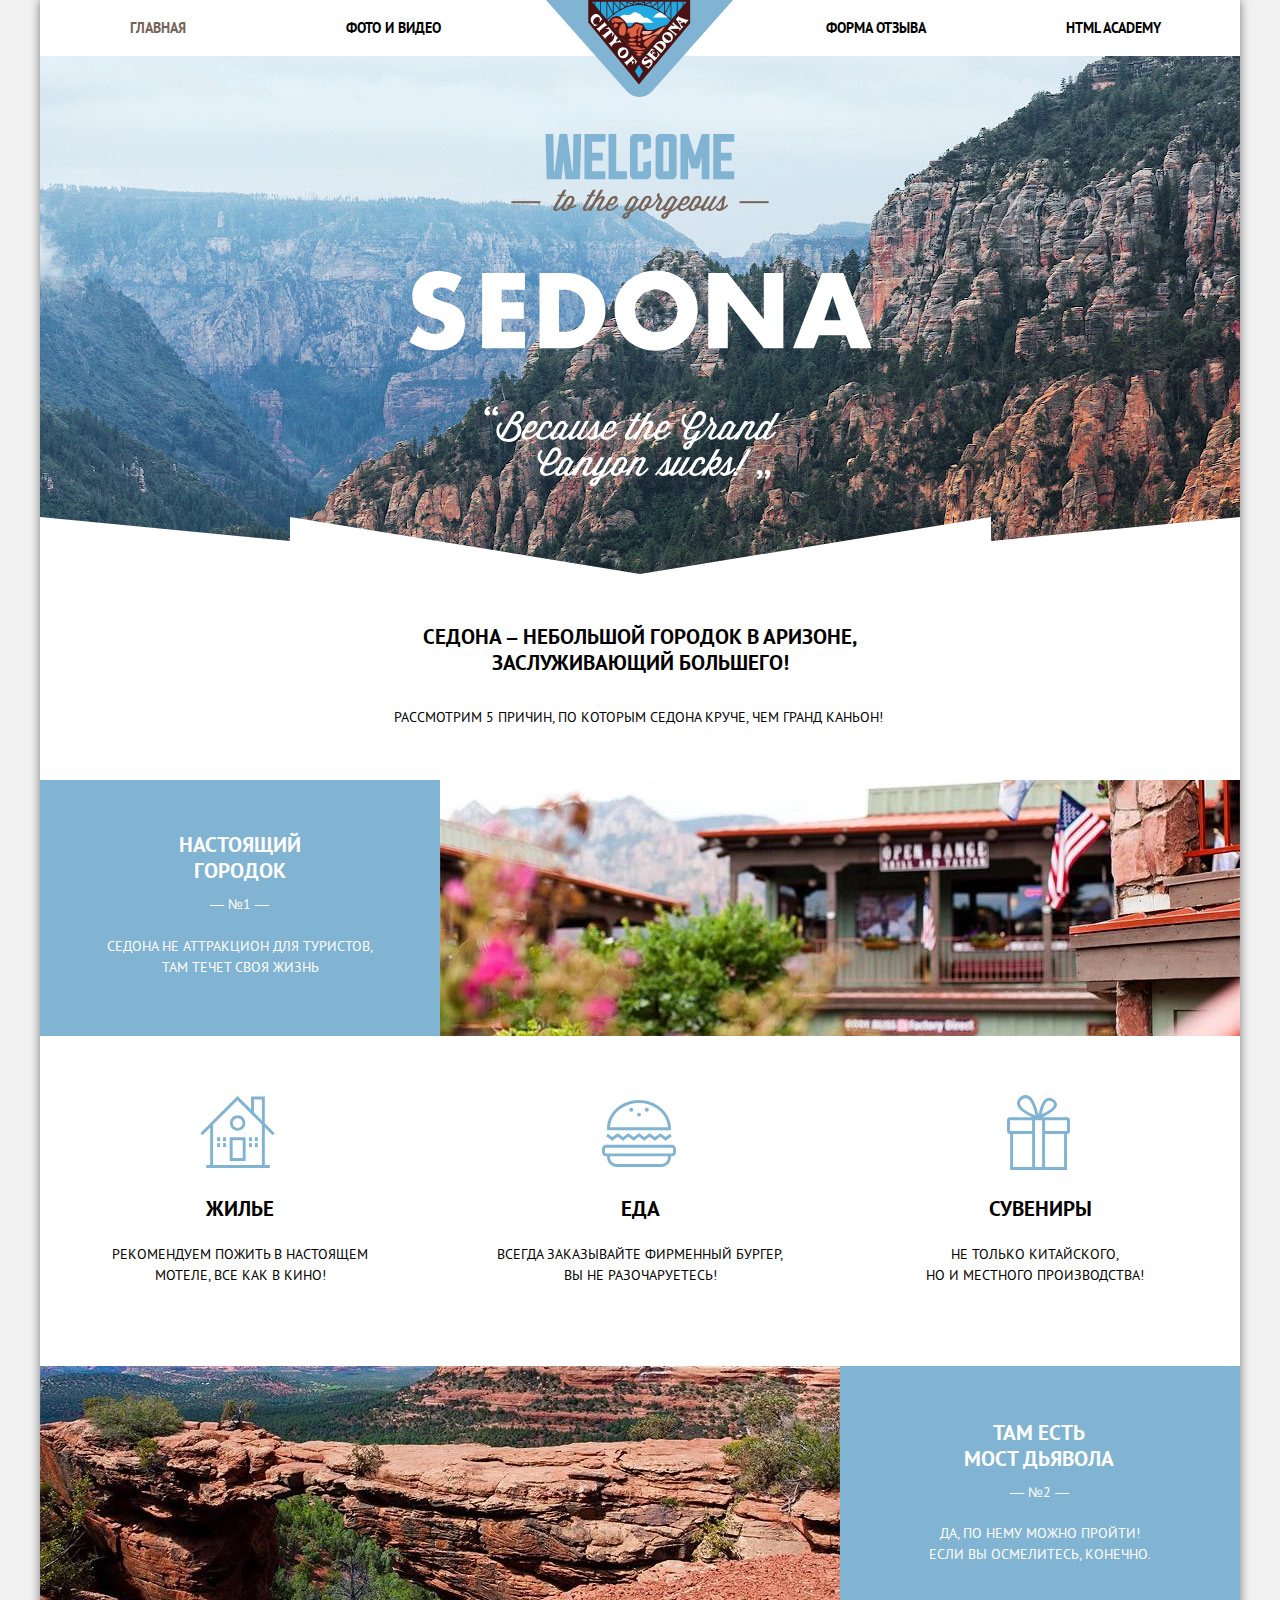
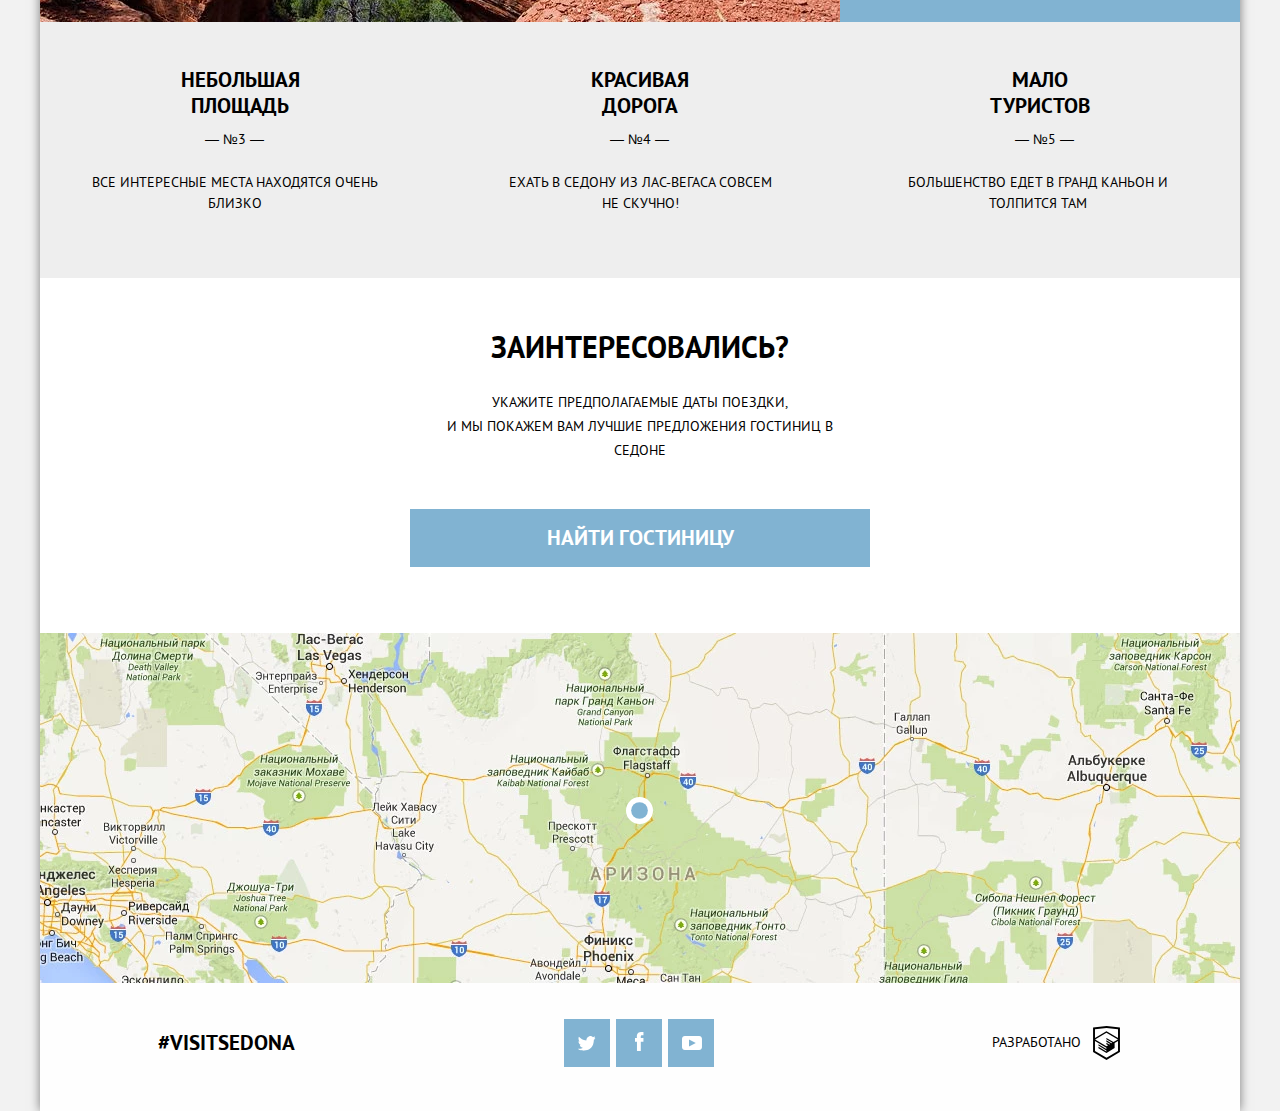
<file: Sedona/index.html>
<!DOCTYPE html><html lang="ru"><head><meta charset="utf-8"><title>Главная - Sedona</title><meta name="viewport" content="width=device-width,initial-scale=1"><meta name="format-detection" content="telephone=no"><meta name="robots" content="npindex, nofollow"><link rel="preload" href="fonts/ptsans.woff2" as="font"><link rel="preload" href="fonts/ptsansbold.woff2" as="font"><link rel="stylesheet" href="css/style.min.css"></head><body><svg class="sprite"><symbol id="text-sedona-index" viewBox="0 0 459.754 350.074"><g class="slider__text-sedona-welcome"><path fill="#766458" d="M165.422,70.001l-0.203,0.229c-1.353,1.469-3.022,2.188-4.521,2.217l2.822-4.865 c1.813-3.139,0.144-6.104-2.679-6.104c-2.303,0-4.088,0.92-5.815,3.916l-1.468,2.562l-1.227,2.098l-0.154,0.177 c-2.159,2.506-4.262,4.491-5.586,4.491c-0.662,0-1.037-0.461-0.346-1.641l6.422-11.201h2.446l0.864-1.44h-2.477l2.822-4.893h-2.994 l-2.822,4.895h-2.707l-0.864,1.44h2.735l-6.019,10.423c-1.267,2.217-0.374,4.262,2.044,4.262c1.739,0,3.662-1.309,5.512-3.084 c-0.006,3.816,5.297,4.562,8.539,0.463h0.661c1.785,0,4.606-1.094,6.134-2.907C166.342,70.634,165.825,70.174,165.422,70.001z M159.03,70.204h-0.145c-0.979,0-1.756,0.806-1.756,1.785c0,0.373,0.115,0.72,0.289,1.009l-0.029,0.057 c-1.411,2.419-4.838,1.958-3.053-1.151l2.274-3.944l1.44-2.447c2.102-3.569,4.98-2.159,3.166,0.95L159.03,70.204z"/><path fill="#766458" d="M206.877,70.001l-0.201,0.229c-2.16,2.506-4.924,4.491-7.025,4.491c-1.844,0-2.938-1.151-1.555-3.569 l0.287-0.52c1.93,0.807,5.558,0.432,7.804-3.455l0.432-0.749c1.612-2.764,0.058-4.837-2.39-4.837c-2.419,0-4.348,1.268-5.615,3.455 l-2.906,4.984l-0.173,0.199c-2.159,2.504-4.261,4.49-5.586,4.49c-0.661,0-1.036-0.461-0.346-1.641l4.319-7.571c1.295-2.274,0.059-3.916-1.612-3.916c-1.296,0-2.679,0.72-4.175,2.274l4.779-8.32h-2.994l-8.354,14.492l-0.168,0.191 c-2.159,2.506-4.261,4.491-5.586,4.491c-0.662,0-1.037-0.461-0.345-1.641l6.42-11.201h2.447l0.864-1.44h-2.476l2.822-4.893h-2.994 l-2.822,4.895h-2.706l-0.864,1.44h2.735l-6.019,10.423c-1.267,2.217-0.373,4.262,2.045,4.262c1.213,0,2.517-0.639,3.821-1.627 l-0.771,1.338h3.022l4.55-7.916c4.606-5.789,6.65-5.039,5.354-2.822l-3.888,6.767c-1.267,2.218-0.373,4.263,2.045,4.263 c1.781,0,3.757-1.375,5.646-3.217c0.145,1.864,1.653,3.217,4.055,3.217c3.396,0,6.766-2.649,9.242-5.529 C207.799,70.634,207.281,70.174,206.877,70.001z M201.176,65.797c1.729-2.965,4.781-2.477,2.996,0.634l-0.433,0.749 c-1.438,2.447-3.368,2.391-4.491,1.987L201.176,65.797z"/><path fill="#766458" d="M316.047,70.001l-0.201,0.229c-1.096,1.295-2.42,2.447-3.601,3.254c0.95-2.851,0.749-7.228,2.593-11.057 l-2.246-1.209c-1.238,1.699-3.944,5.615-6.651,8.782l0.001,0.001l-0.201,0.229c-2.158,2.506-4.261,4.491-5.586,4.491 c-0.662,0-1.036-0.461-0.345-1.641l6.392-11.201h-2.994l-5.326,9.3c-2.274,2.072-4.031,3.225-4.606,2.965 c-0.749-0.315,0-1.438,0.374-2.072l5.845-10.192H296.5l-4.695,8.124l-0.197,0.227c-1.354,1.469-3.023,2.188-4.521,2.217 l2.821-4.865c1.813-3.139,0.146-6.104-2.678-6.104c-2.304,0-4.089,0.92-5.815,3.916l-1.469,2.562l-1.227,2.097l-0.154,0.178 c-2.159,2.506-4.924,4.491-7.025,4.491c-1.843,0-2.938-1.151-1.555-3.569l0.288-0.52c1.929,0.807,5.558,0.432,7.803-3.455 l0.433-0.749c1.611-2.764,0.058-4.837-2.391-4.837c-2.419,0-4.348,1.268-5.615,3.455l-2.904,4.984l-0.174,0.199 c-2.477,2.851-4.606,4.691-6.969,5.699l6.709-11.459h-1.757c0-1.238-1.267-2.879-3.138-2.879c-1.612,0-3.858,1.268-5.126,3.455 l-2.871,4.957c-0.002-0.001-0.005-0.003-0.007-0.004l-0.201,0.23c-2.159,2.504-4.262,4.49-5.586,4.49 c-0.662,0-1.036-0.461-0.346-1.641l2.994-5.241c1.036-1.813,0.547-2.879-0.433-4.06l-1.67-2.017 c-0.433-0.547-0.433-1.151,0.173-1.728l-1.555-1.699c-1.699,1.525-1.844,3.225-0.777,4.607l0.26,0.346 c-1.324,1.872-3.109,4.404-5.068,6.709L242.059,70l-0.2,0.229c-1.354,1.467-3.022,2.188-4.521,2.217l2.82-4.866 c1.814-3.138,0.145-6.104-2.678-6.104c-2.303,0-4.088,0.922-5.814,3.916l-1.47,2.562l-1.228,2.101l-0.152,0.175 c-2.477,2.851-4.607,4.691-6.969,5.699l6.709-11.459h-1.756c0-1.238-1.267-2.879-3.139-2.879c-1.611,0-3.857,1.268-5.125,3.455 l-4.203,7.256c-1.268,2.217-0.375,4.262,2.043,4.262c0.836,0,1.844-0.375,2.852-1.008l-0.835,1.41 c-4.031,1.238-6.565,2.879-6.565,5.125c0,2.88,4.405,3.484,6.565-0.201l2.274-3.945c2.396-0.746,4.743-2.155,7.18-4.481 c-0.021,3.832,5.294,4.585,8.539,0.479h0.662c1.785,0,4.607-1.094,6.133-2.908l0,0c1.438-1.67,2.562-3.168,4.951-6.42l0.402,0.49 c0.374,0.489,0.52,1.094,0.174,1.698l-3.168,5.5c-1.268,2.218-0.375,4.263,2.045,4.263c1.518,0,3.176-0.998,4.801-2.431 c-0.049,1.392,0.879,2.431,2.598,2.431c0.835,0,1.843-0.375,2.852-1.009L257,76.966c-4.031,1.238-6.563,2.879-6.563,5.125 c0,2.88,4.405,3.483,6.563-0.201l2.274-3.944c2.44-0.762,4.83-2.215,7.315-4.617c0.133,1.875,1.646,3.236,4.057,3.236 c2.438,0,4.859-1.367,6.947-3.201c-0.117,3.92,5.267,4.721,8.541,0.58h0.662c0.938,0,2.158-0.309,3.33-0.856 c-0.806,2.081-0.063,3.478,1.649,3.478c1.642,0,3.483-1.498,4.923-2.879c-0.288,1.611,0.662,2.879,2.562,2.879c2.477,0,5.326-2.648,7.804-5.528l-0.001-0.001c1.697-1.959,3.195-4.059,4.261-5.469c-1.181,3.108-0.548,8.694-3.397,8.694 c-1.008,0-1.41-1.094-1.41-1.094l-1.872,0.979c0,0,0.547,2.42,3.282,2.42c0.287,0,0.548-0.029,0.834-0.06 c0.029,0,0.059-0.028,0.088-0.028c3.052-0.402,6.074-2.82,8.32-5.441C316.997,70.577,316.478,70.116,316.047,70.001z M273.064,65.797c1.728-2.965,4.778-2.477,2.993,0.634l-0.432,0.749c-1.439,2.447-3.369,2.391-4.492,1.987L273.064,65.797z M215.887,81.403c-0.633,1.123-1.641,0.951-1.641,0.145c0-0.777,0.721-1.67,2.994-2.562L215.887,81.403z M217.27,74.723 c-0.662,0-1.037-0.461-0.346-1.641l4.176-7.285c1.611-2.793,4.809-2.073,3.34,0.634l-2.273,3.974 C220.351,73.313,218.537,74.723,217.27,74.723z M235.667,70.204h-0.145c-0.979,0-1.756,0.806-1.756,1.785 c0,0.373,0.115,0.72,0.287,1.009l-0.028,0.057c-1.41,2.419-4.837,1.958-3.052-1.151l2.273-3.944l1.439-2.447 c2.104-3.569,4.98-2.159,3.168,0.95L235.667,70.204z M254.494,81.403c-0.634,1.123-1.642,0.951-1.642,0.145 c0-0.777,0.72-1.67,2.994-2.562L254.494,81.403z M255.875,74.723c-0.662,0-1.035-0.461-0.346-1.641l4.176-7.285 c1.612-2.793,4.809-2.073,3.34,0.634l-2.274,3.974C258.958,73.313,257.141,74.723,255.875,74.723z M285.415,70.204h-0.145 c-0.979,0-1.756,0.806-1.756,1.785c0,0.373,0.115,0.72,0.287,1.009l-0.028,0.057c-1.41,2.419-4.837,1.958-3.052-1.151l2.273-3.944 l1.439-2.447c2.103-3.569,4.98-2.159,3.168,0.95L285.415,70.204z"/></g><rect x="101.422" y="66.823" fill="#766458" width="28.918" height="1.957"/><rect x="328.422" y="66.823" fill="#766458" width="28.918" height="1.957"/><g><path fill="#81B3D3" d="M163.183,0h7.707l-1.209,44.918h-14.525l-1.975-18.545l-1.975,18.545h-14.589L135.471,0h7.645l0.637,37.152h0.828L149.359,0h7.581l4.906,37.152h0.765L163.183,0z"/><path fill="#81B3D3" d="M195.034,37.152v7.766h-20.896V0h20.896v7.7h-13.251v10.844h10.575v7.7h-10.575v10.908H195.034z"/><path fill="#81B3D3" d="M216.373,37.152v7.766h-18.283V0h7.646v37.152H216.373z"/><path fill="#81B3D3" d="M232.617,28.361l7.708-1.797v13.604c0,2.567-2.166,4.749-4.714,4.749h-11.469 c-2.611,0-4.713-2.182-4.713-4.749V4.749c0-2.632,2.103-4.749,4.713-4.749h11.468c2.548,0,4.714,2.117,4.714,4.749v9.112 l-7.708,1.796V7.7h-5.543v29.452h5.543L232.617,28.361L232.617,28.361z"/><path fill="#81B3D3" d="M261.089,0c2.549,0,4.715,2.117,4.715,4.749v35.42c0,2.567-2.166,4.749-4.715,4.749h-11.468 c-2.61,0-4.714-2.182-4.714-4.749V4.749c0-2.631,2.104-4.749,4.714-4.749H261.089z M258.095,7.7h-5.543v29.452h5.543V7.7z"/><path fill="#81B3D3" d="M290.837,0h7.58v44.918h-7.645V22.844l-3.059,11.422h-7.453l-2.994-11.422v22.074h-7.646V0h7.581 l6.816,21.688L290.837,0z"/><path fill="#81B3D3" d="M323.134,37.152v7.766h-20.896V0h20.896v7.7h-13.252v10.844h10.575v7.7h-10.575v10.908H323.134z"/></g><g class="slider__text-sedona"><path fill="#FFFFFF" d="M44.467,157.61c-3.572-2.979-8.139-4.963-12.902-4.963c-3.572,0-8.338,2.084-8.338,6.253 c0,4.368,5.261,6.055,8.636,7.146l4.964,1.489c10.422,3.077,18.461,8.337,18.461,20.447c0,7.445-1.787,15.088-7.742,20.15 c-5.855,4.963-13.697,7.047-21.24,7.047c-9.43,0-18.661-3.176-26.305-8.537l8.338-15.682c4.865,4.268,10.621,7.742,17.271,7.742 c4.566,0,9.43-2.283,9.43-7.545c0-5.459-7.643-7.344-11.812-8.535c-12.208-3.475-20.249-6.65-20.249-21.143 c0-15.188,10.818-25.112,25.807-25.112c7.543,0,16.775,2.382,23.426,6.154L44.467,157.61z"/><path fill="#FFFFFF" d="M91.832,154.831v12.506h21.937v16.479H91.832v12.9h23.127v16.479H72.377v-74.84h42.582v16.477H91.832z"/><path fill="#FFFFFF" d="M129.418,138.354h27.594c20.844,0,38.016,16.377,38.016,37.42c0,21.041-17.271,37.42-38.016,37.42h-27.594 V138.354z M148.873,196.718h4.367c11.612,0,21.539-6.352,21.539-20.943c0-13.4-8.834-20.943-21.341-20.943h-4.565V196.718z"/><path fill="#FFFFFF" d="M286.874,174.385c0,24.219-17.371,41.292-41.393,41.292c-24.02,0-41.391-17.072-41.391-41.292 c0-22.632,19.852-38.513,41.391-38.513S286.874,151.753,286.874,174.385z M224.34,174.484c0,12.904,9.529,22.333,21.141,22.333 c11.613,0,21.143-9.43,21.143-22.333c0-10.323-9.527-19.752-21.143-19.752C233.868,154.732,224.34,164.162,224.34,174.484z"/><path fill="#FFFFFF" d="M297.239,138.354h19.455l35.635,45.758h0.197v-45.758h19.453v74.84h-19.453l-35.635-45.857h-0.197v45.857 h-19.455V138.354z"/><path fill="#FFFFFF" d="M407.346,200.192l-5.16,13.002H381.54l28.785-74.84h21.242l28.188,74.84H439.01l-4.863-13.002H407.346z M420.946,161.481h-0.199l-8.039,23.823h16.178L420.946,161.481z"/></g><g class="slider__text-sedona-description"><path fill="#FFFFFF" d="M108.081,287.741c7.658-2.589,8.242-12.181,0.693-12.181c-2.079,0-4.559,1.459-6.272,4.449L92.29,297.66 c-0.475,0.839-0.947,1.532-1.458,2.151c-2.626-3.61-1.86-9.007,1.823-11.378l-1.532-1.934c-7.95,5.069-5.616,19.693,7.659,19.693 C110.124,306.194,115.375,292.592,108.081,287.741z M98.709,303.276c-2.261,0-4.048-0.511-5.47-1.312 c0.656-0.767,1.312-1.715,1.896-2.699l6.381-11.05l1.021,0.108C111.437,290.185,107.899,303.276,98.709,303.276z M102.793,285.99 l3.063-5.251c2.771-4.776,6.309-1.969,4.412,1.604C108.812,285.078,106.659,285.917,102.793,285.99z"/><path fill="#FFFFFF" d="M140.161,300.002c-0.629,2.248,0.572,4.076,3.146,4.076c1.531,0,3.428-0.984,5.25-2.479 c0.184,1.459,1.351,2.479,3.283,2.479c2.02,0,4.234-1.395,6.393-3.357c-0.42,2.048,0.541,3.357,2.41,3.357 c2.08,0,4.414-1.896,6.236-3.646c-0.365,2.042,0.84,3.646,3.246,3.646c3.137,0,6.747-3.354,9.883-7.002 c-0.025-0.05-0.068-0.102-0.101-0.151c2.097-2.438,3.946-5.026,5.269-6.777c-1.496,3.938-0.693,11.014-4.305,11.014 c-1.275,0-1.787-1.386-1.787-1.386l-2.371,1.24c0,0,0.693,3.062,4.157,3.062c0.365,0,0.692-0.037,1.058-0.072 c0.037,0,0.073-0.036,0.109-0.036c2.786-0.368,5.55-2.064,7.943-4.225c0.058,2.495,1.994,4.333,5.145,4.333 c4.303,0,8.57-3.354,11.707-7.002c-0.255-0.511-0.912-1.094-1.422-1.312l-0.255,0.292c-2.735,3.172-6.236,5.688-8.897,5.688 c-2.334,0-3.721-1.459-1.97-4.521l0.365-0.657c2.442,1.021,7.038,0.547,9.883-4.376l0.547-0.948 c2.042-3.501,0.073-6.127-3.026-6.127c-3.063,0-5.508,1.605-7.111,4.376l-3.684,6.318c-0.035-0.012-0.07-0.037-0.104-0.046 l-0.255,0.292c-1.387,1.641-3.063,3.1-4.559,4.121c1.203-3.61,0.948-9.153,3.282-14.004l-2.844-1.532 c-1.568,2.151-4.996,7.111-8.425,11.123c0.033,0.046,0.074,0.091,0.111,0.138l-0.136,0.154c-2.735,3.172-5.397,5.688-7.075,5.688 c-0.838,0-1.312-0.583-0.438-2.079l8.096-14.187h-3.793l-6.747,11.779c-2.881,2.626-5.104,4.084-5.835,3.756 c-0.947-0.401,0-1.823,0.475-2.625l7.402-12.91h-3.793l-6.036,10.446c-0.098-0.061-0.196-0.123-0.288-0.162l-0.255,0.292 c-2.735,3.172-5.397,5.688-7.075,5.688c-0.838,0-1.312-0.583-0.438-2.079l6.127-10.722h-2.152c0.146-1.605-1.494-3.83-3.975-3.83 c-2.042,0-4.887,1.605-6.491,4.376l-3.846,6.637c-0.195-0.151-0.394-0.285-0.577-0.364l-0.255,0.292 c-2.735,3.172-6.236,5.688-8.897,5.688c-2.334,0-3.721-1.459-1.971-4.521l3.902-6.783c2.188-3.756,6.054-3.136,3.791,0.802 l-0.547,0.948h3.101l0.547-0.948c2.042-3.501,0.073-6.127-3.026-6.127c-3.063,0-5.508,1.605-7.111,4.376l-3.77,6.467 c-0.119-0.077-0.236-0.146-0.348-0.194l-0.255,0.292c-2.735,3.172-6.236,5.688-8.897,5.688c-2.335,0-3.721-1.459-1.971-4.521 l0.365-0.657c2.443,1.021,7.039,0.547,9.883-4.376l0.547-0.948c2.042-3.501,0.073-6.127-3.027-6.127 c-3.062,0-5.507,1.605-7.11,4.376l-3.976,6.819c-2.371,4.048-0.328,7.768,4.157,7.768c3.341,0,6.657-2.023,9.442-4.635 c-0.098,2.646,1.865,4.635,5.141,4.635C134.433,304.078,137.509,302.338,140.161,300.002z M198.19,290.439 c2.188-3.756,6.054-3.136,3.791,0.802l-0.547,0.948c-1.822,3.1-4.267,3.027-5.688,2.516L198.19,290.439z M143.999,299.666 l5.288-9.227c2.042-3.538,6.09-2.626,4.229,0.802l-2.953,5.18c-2.297,3.609-4.56,5.323-6.127,5.323 C143.599,301.744,143.124,301.161,143.999,299.666z M119.815,290.439c2.188-3.756,6.054-3.136,3.791,0.802l-0.547,0.948 c-1.822,3.1-4.267,3.027-5.688,2.516L119.815,290.439z"/><path fill="#FFFFFF" d="M248.399,304.078c4.303,0,8.571-3.354,11.706-7.002c-0.254-0.511-0.91-1.094-1.422-1.312l-0.254,0.292 c-2.736,3.172-6.236,5.688-8.899,5.688c-2.334,0-3.721-1.459-1.971-4.521l0.365-0.657c2.444,1.021,7.038,0.547,9.883-4.376 l0.547-0.948c2.043-3.501,0.074-6.127-3.027-6.127c-3.061,0-5.505,1.605-7.11,4.376l-3.693,6.336 c-0.037-0.019-0.077-0.048-0.113-0.063l-0.256,0.292c-2.734,3.172-5.396,5.688-7.074,5.688c-0.839,0-1.312-0.583-0.438-2.079 l5.47-9.591c1.642-2.881,0.073-4.96-2.042-4.96c-1.643,0-3.393,0.912-5.288,2.881l6.054-10.54h-3.793l-10.697,18.56 c-0.147-0.104-0.297-0.192-0.434-0.251l-0.256,0.292c-2.735,3.172-5.396,5.688-7.075,5.688c-0.838,0-1.312-0.583-0.438-2.079 l8.133-14.187h3.101l1.095-1.823h-3.137l3.574-6.2h-3.793l-3.574,6.2h-3.428l-1.094,1.823h3.463l-7.622,13.204 c-1.604,2.808-0.474,5.396,2.589,5.396c1.885,0,3.941-1.216,5.962-2.975l-1.504,2.61h3.83l5.762-10.029 c5.835-7.33,8.425-6.382,6.783-3.574l-4.923,8.571c-1.604,2.808-0.475,5.396,2.589,5.396c2.305,0,4.864-1.812,7.304-4.221 C243.365,302.297,245.295,304.078,248.399,304.078z M251.462,290.439c2.188-3.756,6.055-3.136,3.793,0.802l-0.547,0.948 c-1.824,3.1-4.268,3.027-5.69,2.516L251.462,290.439z"/><path fill="#FFFFFF" d="M363.417,295.765l-0.256,0.292c-2.732,3.172-5.396,5.688-7.074,5.688c-0.838,0-1.312-0.583-0.438-2.079 l12.838-22.209h-3.793l-5.58,9.628c-0.656-1.058-1.896-1.97-3.465-1.97c-2.043,0-4.887,1.605-6.492,4.376l-3.711,6.406 c-0.08-0.047-0.162-0.101-0.236-0.133l-0.256,0.292c-2.734,3.172-5.396,5.688-7.074,5.688c-0.84,0-1.312-0.583-0.438-2.079 l5.469-9.591c1.643-2.881,0.074-4.96-2.041-4.96c-1.643,0-3.355,0.875-5.252,2.845l1.422-2.479h-3.793l-6.061,10.487 c-0.123-0.081-0.246-0.153-0.361-0.203l-0.256,0.292c-2.734,3.172-5.396,5.688-7.074,5.688c-0.838,0-1.312-0.583-0.438-2.079 l6.127-10.722h-2.152c0.146-1.604-1.494-3.83-3.975-3.83c-2.043,0-4.889,1.605-6.492,4.376l-3.666,6.329l-0.207,0.235 c-2.734,3.172-5.396,5.688-7.074,5.688c-0.838,0-1.312-0.583-0.438-2.079l3.793-6.637c1.312-2.298,0.691-3.646-0.547-5.142 l-2.115-2.554c-0.547-0.692-0.547-1.458,0.219-2.188l-1.969-2.151c-2.152,1.934-2.334,4.084-0.986,5.835l0.33,0.438 c-1.678,2.371-3.939,5.58-6.42,8.497c0.074,0.107,0.164,0.215,0.258,0.321c-3.125,3.593-5.781,5.918-8.762,7.191l4.812-8.242 h-3.793l-0.4,0.657c-2.006,3.537-4.305,6.054-7.258,6.054c-2.59,0-3.062-2.589-0.803-6.455l1.059-1.859 c0.691,0.108,1.387,0.183,2.15,0.183c13.494,0,20.021-18.052,8.135-18.052c-2.08,0-4.561,1.459-6.273,4.449l-5.908,10.175 c-2.225-1.167-3.391-3.282-3.391-5.397c0-1.75,0.803-3.501,2.441-4.776l-1.238-2.226c-2.699,1.934-3.902,4.522-3.902,7.075 c0,3.027,1.715,5.944,4.777,7.549l-1.131,1.97c-2.662,4.595-2.188,9.7,3.174,9.7c1.604,0,2.953-0.474,4.121-1.204l-0.986,1.715 c-5.141,1.567-8.314,3.646-8.314,6.49c0,3.647,5.58,4.413,8.314-0.255l2.918-4.996c3.939-1.239,7.805-3.938,11.963-8.752 c-0.059-0.117-0.143-0.237-0.236-0.356c1.684-1.979,3.113-3.889,5.971-7.775l0.51,0.62c0.475,0.62,0.656,1.386,0.219,2.152 l-4.012,6.963c-1.605,2.808-0.475,5.396,2.59,5.396c1.906,0,3.988-1.244,6.033-3.036c-0.045,1.745,1.148,3.036,3.311,3.036 c1.531,0,3.428-0.984,5.25-2.479c0.184,1.459,1.352,2.479,3.283,2.479c1.816,0,3.791-1.129,5.742-2.785l-1.398,2.421h3.828 l5.799-10.103c5.799-7.257,8.389-6.309,6.746-3.501l-4.922,8.571c-1.604,2.808-0.475,5.396,2.588,5.396 c2.018,0,4.227-1.388,6.381-3.346c-0.201,1.901,1.008,3.346,3.295,3.346c1.531,0,3.428-0.984,5.252-2.479 c0.182,1.459,1.35,2.479,3.281,2.479c3.137,0,6.746-3.354,9.883-7.002C364.585,296.566,363.929,295.982,363.417,295.765z M285.455,281.614c1.131-1.933,2.371-2.771,3.43-2.771c6.018,0,1.787,12.253-8.133,12.253h-0.766L285.455,281.614z M277.396,310.205c-0.801,1.422-2.078,1.204-2.078,0.184c0-0.985,0.875-2.115,3.793-3.246L277.396,310.205z M317.089,296.421 c-2.299,3.609-4.559,5.323-6.127,5.323c-0.84,0-1.312-0.583-0.438-2.079l5.287-9.227c2.043-3.538,6.09-2.626,4.23,0.802 L317.089,296.421z M353.791,296.201c-2.299,3.756-4.633,5.543-6.236,5.543c-0.838,0-1.312-0.583-0.438-2.079l5.287-9.227 c2.043-3.538,6.09-2.626,4.23,0.802h0.035L353.791,296.201z"/><path fill="#FFFFFF" d="M236.713,331.764l-0.255,0.293c-2.734,3.172-5.396,5.688-7.074,5.688c-0.84,0-1.312-0.583-0.438-2.079 l5.471-9.591c1.642-2.881,0.072-4.96-2.043-4.96c-1.642,0-3.354,0.875-5.251,2.845l1.422-2.479h-3.793l-6.111,10.574 c-0.166-0.119-0.332-0.226-0.484-0.291l-0.256,0.293c-1.713,1.858-3.829,2.771-5.725,2.808l3.573-6.163 c2.297-3.976,0.183-7.73-3.392-7.73c-2.918,0-5.178,1.167-7.367,4.96l-1.86,3.245l-1.626,2.781 c-0.117-0.075-0.234-0.146-0.343-0.192l-0.255,0.293c-3.137,3.608-5.799,5.942-8.789,7.221l10.395-17.797h-3.793l-6.709,11.67 c-2.918,2.698-5.179,4.193-5.908,3.865c-0.948-0.4,0-1.823,0.474-2.625l7.403-12.91h-3.793l-6.051,10.47 c-0.113-0.071-0.227-0.142-0.332-0.187l-0.255,0.293c-2.735,3.172-5.397,5.688-7.075,5.688c-0.838,0-1.312-0.583-0.438-2.079 l5.47-9.591c1.642-2.881,0.073-4.96-2.042-4.96c-1.641,0-3.355,0.875-5.251,2.845l1.423-2.479h-3.794l-6.062,10.486 c-0.123-0.081-0.246-0.153-0.36-0.203l-0.255,0.293c-2.734,3.172-5.396,5.688-7.075,5.688c-0.838,0-1.312-0.583-0.438-2.079 l6.128-10.721h-2.152c0.146-1.604-1.495-3.83-3.976-3.83c-2.041,0-4.887,1.605-6.49,4.377l-3.918,6.763 c-0.26-0.235-0.559-0.417-0.831-0.49l-0.255,0.293c-2.735,3.172-6.09,5.688-9.848,5.688c-2.588,0-4.156-2.589-1.896-6.455 l1.058-1.859c0.693,0.108,1.387,0.184,2.151,0.184c4.048,0,8.644-2.08,11.634-7.295c1.057-1.859,1.531-3.609,1.531-5.104 c0-3.429-2.225-5.652-5.032-5.652c-2.079,0-4.559,1.459-6.272,4.449l-5.908,10.175c-2.225-1.167-3.393-3.282-3.393-5.397 c0-1.75,0.803-3.501,2.443-4.776l-1.24-2.226c-2.699,1.935-3.902,4.521-3.902,7.075c0,3.026,1.715,5.944,4.777,7.549l-1.13,1.971 c-2.661,4.595-1.094,9.699,4.267,9.699c4.242,0,7.354-1.889,9.969-4.372c-0.826,2.384,0.374,4.372,3.059,4.372 c1.532,0,3.428-0.984,5.252-2.479c0.182,1.459,1.35,2.479,3.281,2.479c1.816,0,3.792-1.129,5.742-2.783l-1.398,2.42h3.829 l5.798-10.103c5.799-7.258,8.389-6.31,6.748-3.502l-4.923,8.568c-1.604,2.809-0.474,5.396,2.589,5.396 c2.041,0,4.282-1.425,6.465-3.423c-0.455,2.086,0.508,3.423,2.397,3.423c1.824,0,3.901-1.531,5.616-3.062l-2.079,3.574 c-5.142,1.53-8.351,3.646-8.351,6.49c0,3.647,5.58,4.413,8.313-0.255l2.917-4.996c3.171-0.998,6.297-2.965,9.562-6.195 c-0.523,5.297,6.533,6.505,10.787,1.126h0.838c1.385,0,3.26-0.523,4.953-1.455l-2.55,4.41h3.83l5.798-10.103 c5.799-7.258,8.389-6.31,6.747-3.502l-4.923,8.571c-1.604,2.809-0.475,5.396,2.59,5.396c3.137,0,6.746-3.354,9.883-7.002 C237.88,332.566,237.224,331.982,236.713,331.764z M142.326,317.614c1.13-1.933,2.371-2.771,3.428-2.771 c1.423,0,2.079,0.947,2.079,2.334c0,3.538-4.303,9.919-10.211,9.919h-0.766L142.326,317.614z M155.681,332.421 c-2.297,3.609-4.559,5.323-6.127,5.323c-0.838,0-1.312-0.583-0.438-2.079l5.288-9.227c2.042-3.537,6.09-2.625,4.229,0.803 L155.681,332.421z M184.532,346.204c-0.803,1.423-2.079,1.204-2.079,0.185c0-0.985,0.912-2.115,3.829-3.246L184.532,346.204z M210.06,332.02h-0.184c-1.24,0-2.225,1.021-2.225,2.262c0,0.475,0.146,0.911,0.365,1.275l-0.037,0.073 c-1.786,3.062-6.127,2.479-3.865-1.459l2.881-4.996l1.823-3.101c2.663-4.521,6.309-2.734,4.012,1.204L210.06,332.02z"/><path fill="#FFFFFF" d="M324.621,333.077c-0.219-0.583-0.875-1.167-1.422-1.312l-0.256,0.293c-1.387,1.641-3.064,3.1-4.559,4.12 c1.203-3.61,0.947-9.153,3.281-14.004l-2.846-1.532c-1.566,2.151-4.996,7.111-8.424,11.123c0.006,0.01,0.016,0.018,0.021,0.025 c-0.016-0.007-0.031-0.02-0.047-0.025l-0.254,0.293c-2.736,3.172-5.396,5.688-7.076,5.688c-0.838,0-1.641-0.839-1.641-2.553v-1.568 c2.662,0.328,5.471-1.423,7.258-4.521l1.021-1.75c3.535-6.054-2.227-8.061-6.092-4.521l5.396-9.373h-3.793l-10.816,18.767 c-0.229-0.195-0.475-0.364-0.693-0.459l-0.256,0.293c-2.734,3.172-6.236,5.688-8.898,5.688c-2.334,0-3.719-1.459-1.969-4.521 l3.9-6.783c2.189-3.756,6.055-3.136,3.793,0.803l-0.547,0.948h3.102l0.547-0.948c2.041-3.501,0.072-6.127-3.027-6.127 c-3.062,0-5.508,1.605-7.111,4.377l-3.732,6.404c-0.078-0.047-0.16-0.101-0.234-0.133l-0.256,0.293 c-2.734,3.172-5.396,5.688-7.074,5.688c-0.84,0-1.312-0.583-0.438-2.079l8.096-14.186h-3.793l-6.746,11.779 c-2.883,2.625-5.105,4.084-5.836,3.756c-0.947-0.4,0-1.823,0.475-2.625l7.402-12.91h-3.793l-7.365,12.744 c-0.82,0.746-1.658,1.413-2.449,1.952c1.203-3.61,0.947-9.153,3.281-14.004l-2.844-1.532c-1.568,2.151-10.321,13.75-13.75,17.761 c0.327,0.474,0.876,0.948,1.423,1.313c2.15-2.48,9.372-11.779,10.723-13.566c-1.496,3.938-0.693,11.014-4.305,11.014 c-1.275,0-1.787-1.387-1.787-1.387l-2.37,1.24c0,0,0.692,3.062,4.157,3.062c0.365,0,0.693-0.036,1.059-0.072 c0.035,0,0.072-0.036,0.107-0.036c1.928-0.255,3.842-1.143,5.631-2.379c-0.012,1.542,0.92,2.487,2.51,2.487 c2.076,0,4.412-1.896,6.234-3.646c-0.363,2.043,0.838,3.646,3.246,3.646c2.355,0,4.979-1.893,7.467-4.38 c0.033,2.52,1.975,4.38,5.145,4.38c3.078,0,6.137-1.72,8.775-4.031l-2.113,3.668h3.83l4.34-7.55v3.026 c0,3.245,0.619,4.887,3.682,4.887c3.137,0,6.748-3.354,9.885-7.002c-0.006-0.011-0.018-0.021-0.021-0.034 c0.016,0.013,0.031,0.023,0.047,0.034c2.152-2.479,4.049-5.142,5.396-6.929c-1.494,3.938-0.691,11.014-4.303,11.014 c-1.275,0-1.787-1.387-1.787-1.387l-2.371,1.24c0,0,0.693,3.062,4.158,3.062c0.363,0,0.691-0.036,1.059-0.072 c0.035,0,0.07-0.036,0.107-0.036C317.947,339.458,321.777,336.396,324.621,333.077z M299.433,330.086l1.094-1.896 c4.377-6.091,7.367-4.413,6.018-2.115l-1.822,3.136C303.589,331.181,300.271,332.566,299.433,330.086z"/><path fill="#FFFFFF" d="M324.474,335.665c-1.24,0-2.189,0.984-2.189,2.226s0.949,2.188,2.189,2.188 c1.238,0,2.225-0.947,2.225-2.188S325.712,335.665,324.474,335.665z"/><polygon fill="#FFFFFF" points="324.656,334.171 328.486,334.171 340.373,313.456 336.582,313.456"/></g><g><path fill="#FFFFFF" d="M80.412,277.581c0,0.293-0.058,0.587-0.169,0.879c-0.113,0.295-0.282,0.56-0.507,0.797 c-0.226,0.236-0.503,0.428-0.829,0.574c-0.327,0.147-0.694,0.221-1.1,0.221c-0.451,0-0.886-0.084-1.303-0.253 c-0.417-0.171-0.771-0.412-1.064-0.729c-0.25-0.293-0.44-0.643-0.575-1.049c-0.136-0.406-0.203-0.834-0.203-1.285 c0-0.855,0.151-1.646,0.457-2.368c0.304-0.722,0.737-1.363,1.302-1.928c0.248-0.248,0.529-0.479,0.846-0.694 c0.315-0.213,0.614-0.394,0.896-0.541c0.281-0.146,0.523-0.264,0.727-0.354c0.203-0.09,0.328-0.146,0.373-0.169l1.353,1.996 c-0.249,0.09-0.524,0.209-0.829,0.354c-0.305,0.147-0.592,0.327-0.861,0.541c-0.271,0.214-0.496,0.468-0.678,0.761 c-0.18,0.293-0.281,0.633-0.304,1.016c0.653,0,1.229,0.191,1.725,0.575C80.164,276.308,80.412,276.86,80.412,277.581z M88.278,277.581c0,0.293-0.057,0.587-0.17,0.879c-0.112,0.293-0.281,0.559-0.506,0.796c-0.227,0.236-0.502,0.429-0.83,0.574 c-0.327,0.147-0.693,0.221-1.1,0.221c-0.451,0-0.885-0.084-1.302-0.253c-0.417-0.17-0.772-0.411-1.065-0.728 c-0.248-0.293-0.439-0.643-0.574-1.049s-0.203-0.834-0.203-1.285c0-0.855,0.152-1.646,0.457-2.368 c0.304-0.722,0.738-1.363,1.302-1.928c0.248-0.248,0.528-0.479,0.847-0.693c0.314-0.214,0.613-0.394,0.896-0.541 c0.282-0.146,0.524-0.265,0.728-0.354s0.327-0.146,0.372-0.169l1.353,1.996c-0.248,0.09-0.523,0.209-0.828,0.354 c-0.305,0.147-0.592,0.327-0.863,0.541s-0.496,0.468-0.676,0.761c-0.182,0.293-0.282,0.632-0.305,1.016 c0.653,0,1.229,0.191,1.725,0.575C88.03,276.308,88.278,276.86,88.278,277.581z"/></g><g><path fill="#FFFFFF" d="M353.439,336.523c0-0.294,0.057-0.588,0.168-0.88c0.113-0.294,0.283-0.559,0.508-0.795 c0.227-0.237,0.502-0.43,0.828-0.575c0.328-0.146,0.693-0.22,1.1-0.22c0.451,0,0.887,0.085,1.303,0.253 c0.418,0.17,0.771,0.412,1.064,0.729c0.25,0.293,0.441,0.644,0.576,1.048c0.135,0.406,0.203,0.834,0.203,1.286 c0,0.855-0.152,1.646-0.457,2.367s-0.738,1.364-1.303,1.928c-0.248,0.248-0.529,0.479-0.848,0.693 c-0.312,0.215-0.611,0.395-0.895,0.541c-0.281,0.146-0.523,0.266-0.729,0.355c-0.203,0.089-0.324,0.146-0.371,0.17l-1.354-1.996 c0.248-0.09,0.523-0.209,0.828-0.355c0.305-0.146,0.592-0.327,0.863-0.541c0.27-0.215,0.496-0.469,0.676-0.762 c0.182-0.293,0.283-0.631,0.305-1.014c-0.654,0-1.229-0.192-1.725-0.576C353.687,337.797,353.439,337.243,353.439,336.523z M345.572,336.523c0-0.294,0.057-0.588,0.17-0.88c0.113-0.294,0.281-0.559,0.506-0.795c0.227-0.237,0.504-0.43,0.83-0.575 c0.326-0.146,0.693-0.22,1.1-0.22c0.451,0,0.885,0.085,1.303,0.253c0.416,0.17,0.771,0.412,1.064,0.729 c0.248,0.293,0.439,0.644,0.574,1.048c0.137,0.406,0.203,0.834,0.203,1.286c0,0.855-0.152,1.646-0.457,2.367 c-0.303,0.722-0.738,1.364-1.301,1.928c-0.248,0.248-0.529,0.479-0.846,0.693c-0.318,0.214-0.615,0.395-0.896,0.541 c-0.281,0.146-0.523,0.266-0.729,0.355c-0.203,0.089-0.326,0.146-0.371,0.17l-1.355-1.996c0.25-0.09,0.525-0.209,0.83-0.355 c0.305-0.146,0.592-0.327,0.861-0.541c0.271-0.215,0.496-0.469,0.678-0.762c0.18-0.293,0.281-0.631,0.305-1.014 c-0.652,0-1.229-0.192-1.727-0.576C345.82,337.797,345.572,337.243,345.572,336.523z"/></g></symbol><symbol id="accommodation" viewBox="0 0 74.695 72.346"><g><path d="M29.503,65.345h16V41.407h-16V65.345z M42.566,62.407H32.441V44.345h10.125V62.407z"/><path d="M72.62,39.44l2.075-2.078l-9.907-9.913V0.47H50.974v13.161L37.349,0L0,37.363l2.077,2.078l7.832-7.832v37.799H5.971v2.938 h63.875v-2.938h-5.059v-37.8L72.62,39.44z M53.913,3.408h7.938v21.104l-7.938-7.94V3.408z M61.85,69.407H12.846V28.671 L37.348,4.169L61.85,28.671V69.407z"/><path d="M29.753,27.21c0,4.28,3.47,7.75,7.75,7.75s7.75-3.47,7.75-7.75c0-4.279-3.47-7.75-7.75-7.75S29.753,22.93,29.753,27.21z M37.503,22.241c2.745,0,4.97,2.225,4.97,4.97s-2.225,4.971-4.97,4.971s-4.97-2.226-4.97-4.971S34.759,22.241,37.503,22.241z"/><rect x="16.909" y="41.407" width="3" height="3.938"/><rect x="22.846" y="41.407" width="3" height="3.938"/><rect x="16.909" y="47.407" width="3" height="3.938"/><rect x="22.846" y="47.407" width="3" height="3.938"/><rect x="48.846" y="41.407" width="3" height="3.938"/><rect x="54.784" y="41.407" width="3" height="3.938"/><rect x="48.846" y="47.407" width="3" height="3.938"/><rect x="54.784" y="47.407" width="3" height="3.938"/></g></symbol><symbol id="souvenirs" viewBox="0 0 63 75.084"><path d="M60.165,22.23h-0.103H35.758c13.604-6.815,14.688-11.115,14.188-13.52c-1.145-3.916-5.604-6.938-9.848-5.341 c-5.484,2.063-7.029,10.262-8.514,16.19C29.69,13.561,27.858,5.91,23.573,2.034c-1.242-1.125-3.049-2.237-5.676-2.003 c-3.965,0.352-9.652,5.317-7.344,10.849c2.217,5.313,9.539,8.67,14.354,11.35H2.834C1.275,22.23,0,23.506,0,25.065V36.25 c0,1.559,1.275,2.834,2.835,2.834h0.27v35.999h56.958V39.084h0.104c1.561,0,2.835-1.275,2.835-2.834V25.065 C63,23.506,61.725,22.23,60.165,22.23z M41.766,5.873c2.07-0.306,4.907,1.283,5.176,3.171c0.386,2.723-3.349,5.192-5.008,6.343 c-2.484,1.723-4.853,2.611-7.178,4.006C35.628,15.748,37.268,6.539,41.766,5.873z M19.232,15.721 c-2.19-1.467-6.444-4.378-6.342-7.678c0.11-3.552,5.655-6.491,8.68-3.839c3.797,3.331,5.625,10.972,7.01,16.357 C25.381,19.042,22.35,17.808,19.232,15.721z M25.114,72.147H6.042V39.084h19.072V72.147z M25.114,36.084H3V25.23h22.114V36.084z  M35.115,72.146h-7.063V25.23h7.063V72.146z M57.125,72.147H38.053V39.084h19.072V72.147z M60,36.084H38.053V25.23H60V36.084z"/></symbol><symbol id="food" viewBox="0 0 76.166 68.959"><g><path d="M71.914,46.042H4.252C1.914,46.042,0,47.955,0,50.294v3.454C0,56.086,1.914,58,4.252,58h0.956v1.037 c0,5.457,4.464,9.922,9.921,9.922h45.908c5.456,0,9.921-4.465,9.921-9.922V58h0.956c2.339,0,4.252-1.914,4.252-4.252v-3.454 C76.166,47.955,74.253,46.042,71.914,46.042z M67.958,59.037c0,3.815-3.104,6.922-6.921,6.922H15.129 c-3.816,0-6.921-3.104-6.921-6.922V58h59.75V59.037z M73.166,53.748c0,0.679-0.573,1.252-1.252,1.252H4.252 C3.573,55,3,54.427,3,53.748v-3.454c0-0.679,0.573-1.252,1.252-1.252h67.662c0.679,0,1.252,0.573,1.252,1.252V53.748z"/><polygon points="16.162,37.856 21.635,41.856 27.112,37.856 32.591,41.856 38.069,37.856 43.548,41.856 49.026,37.856 54.505,41.856 59.985,37.856 65.474,41.856 71.842,37.212 70.074,34.788 65.474,38.144 59.985,34.144 54.505,38.144 49.026,34.143 43.548,38.144 38.069,34.143 32.591,38.144 27.112,34.143 21.636,38.144 16.163,34.142 10.686,38.144 6.093,34.789 4.323,37.211 10.686,41.856 	"/><path d="M70.888,31.094c0.041-0.61,0.055-2.616,0.037-3C70.242,12.476,55.804,0,38.083,0C20.363,0,5.924,12.476,5.241,28.094 c-0.017,0.384-0.004,2.389,0.039,3H70.888z M38.083,3c16.031,0,29.15,11.154,29.842,25.094H8.241C8.933,14.154,22.051,3,38.083,3z"/><circle cx="38.083" cy="15.042" r="2"/><circle cx="30.083" cy="10.083" r="2"/><circle cx="46.083" cy="10.083" r="2"/></g></symbol><symbol id="twitter" viewBox="0 0 17.5 14.663"><g><path fill-rule="evenodd" clip-rule="evenodd" d="M11.283,0.153c1.736-0.484,3.074,0.264,3.685,1.15 c0.694-0.225,1.372-0.47,2.072-0.69c-0.004,0.841-0.538,1.478-0.883,1.728C16.861,2.506,17.5,1.86,17.5,1.86 c-0.175,0.977-1.035,1.746-1.611,1.977C15.65,10.429,12.617,14.793,5.507,14.66c-0.538,0,0.077,0-0.46,0 c-0.422,0-4.29-0.45-5.047-1.843c2.341,0.192,4.011-0.412,4.835-1.15c-0.989-0.293-2.761-0.464-3.07-2.881 c0.362,0.105,0.583,0.223,1.228,0.117C1.757,8.067,0.385,7.366,0.461,5.218c0.294,0.319,1.1,0.523,1.381,0.461 c-0.725-0.235-2.03-3.281-0.921-4.836C2.794,2.655,4.769,4.364,8.29,4.528C8.506,2.288,9.461,0.788,11.283,0.153z"/></g></symbol><symbol id="facebook" viewBox="0 0 8.672 18.944"><path d="M6.275,3.356c0.799,0,1.599,0,2.398,0c0-1.119,0-2.237,0-3.356c-0.959,0-1.92,0-2.878,0C2.656,0.181,1.54,2.387,1.948,6.114 H0v3.518h1.959c0,3.104,0,6.208,0,9.312c1.279,0,2.559,0,3.837,0c0-3.104,0-6.208,0-9.312h2.857V6.114H5.787 C5.765,5.069,5.75,3.709,6.275,3.356z"/></symbol><symbol id="youtube" viewBox="0 0 19.979 14.015"><path d="M17.145,0H2.835C1.275,0,0,1.275,0,2.835v8.345c0,1.56,1.275,2.835,2.835,2.835h14.31c1.56,0,2.835-1.275,2.835-2.835V2.835 C19.979,1.275,18.704,0,17.145,0z M7.036,10.392V3.623l6.769,3.384L7.036,10.392z"/></symbol><symbol id="HTMLAcademy" viewBox="0 0 26.943 34.09"><path d="M13.62,0.017L13.472,0L0,1.412v24.661l13.473,8.017l13.43-7.99l0.042-0.025V1.412L13.62,0.017z M25.019,12.127L13.495,5.334 L13.494,5.23l-0.087,0.05l-0.088-0.056v0.109L1.925,12.118V3.147l11.548-1.212l11.547,1.212V12.127z M13.405,6.787L24.923,13.5 l-4.479,2.64l-7.093-4.221l-0.014,1.415l5.904,3.513l-0.86,0.507l-5.03-2.992l-0.014,1.415l3.827,2.275l-0.782,0.523l-3.031-1.787 l-0.014,1.413l1.853,1.091l-1.8,1.081L2.034,13.622L13.405,6.787z M1.925,15.127l11.411,6.791l0.016,1.044L5.41,18.234L5.395,19.65 l7.979,4.795l0.018,1.076l-7.973-4.74l-0.013,1.414l8.021,4.822l0.046,0.025l8.143-4.872l-0.011-5.177l3.415-2.036v10.021 L13.472,31.85L1.925,24.979V15.127z"/></symbol></svg><div class="wrapper"><header class="page-header"><nav class="main-nav main-nav--closed main-nav--nojs"><div class="main-nav__wrapper"><ul class="main-nav__list site-list"><li class="site-list__item site-list__item--active"><a>Главная</a></li><li class="site-list__item"><a href="photo.html">Фото и видео</a></li><li class="site-list__item"><a href="form.html">Форма отзыва</a></li><li class="site-list__item"><a href="https://htmlacademy.ru/intensive/adaptive">HTML Academy</a></li></ul></div><a class="page-header__logo"><picture><source media="(min-width: 1200px)" srcset="img/logo-sedona-desktop.svg"><source media="(min-width: 768px)" srcset="img/logo-sedona-tablet.svg"><img class="page-header__logo-image" src="img/logo-sedona-mobile.svg" alt="Мост дьявола"></picture></a><button class="main-nav__toggle" type="button"><span class="visually-hidden">Открыть меню</span></button></nav><section class="slider"><span class="slider__text-sedona-index"><svg class="slider__text-sedona-img" width="459.754px" height="350.074px"><use xlink:href="#text-sedona-index"></use></svg></span><div class="slider__header"><h1 class="slider__title">Седона – небольшой городок в Аризоне, заслуживающий большего!</h1><p class="slider__description">Рассмотрим 5 причин, по которым Седона круче, чем Гранд Каньон!</p></div></section></header><main class="index-page-main"><section class="city"><header class="city__header"><h2 class="city__title city__title--color">Настоящий городок</h2><span class="city__number city__number--color">— №1 —</span><p class="city__description--color">Седона не аттракцион для туристов, там течет своя жизнь</p></header><picture><source type="image/webp" media="(min-width: 1200px)" srcset="img/main-city-desktop@1x.webp, img/main-city-desktop@2x.webp 2x"><source type="image/webp" media="(min-width: 768px)" srcset="img/main-city-tablet@1x.webp, img/main-city-tablet@2x.webp 2x"><source type="image/webp" srcset="img/main-city-mobile@1x.webp, img/main-city-mobile@2x.webp 2x"><source media="(min-width: 1200px)" srcset="img/main-city-desktop@1x.jpg, img/main-city-desktop@2x.jpg 2x"><source media="(min-width: 768px)" srcset="img/main-city-tablet@1x.jpg, img/main-city-tablet@2x.jpg 2x"><img class="city__image" src="img/main-city-mobile@1x.jpg" srcset="img/main-city-mobile@2x.jpg 2x" alt="Мост дьявола"></picture><ul class="city__list"><li class="city__item"><h3 class="city__features city__features--accommodation"><svg class="city__features-accommodation" width="74.695px" height="72.346px"><use xlink:href="#accommodation"></use></svg>Жилье</h3><p class="city__features-description city__features-description--accommodation">Рекомендуем пожить в настоящем мотеле, все как в кино!</p></li><li class="city__item"><h3 class="city__features city__features--souvenirs"><svg class="city__features-souvenirs" width="32px" height="38px"><use xlink:href="#souvenirs"></use></svg>Сувениры</h3><p class="city__features-description city__features-description--souvenirs"><span class="city__features-description--position">Не только китайского, </span>но и местного производства!</p></li><li class="city__item"><h3 class="city__features city__features--food"><svg class="city__features-food" width="76.166px" height="68.959px"><use xlink:href="#food"></use></svg>Еда</h3><p class="city__features-description city__features-description--food">Всегда заказывайте фирменный бургер, вы не разочаруетесь!</p></li></ul></section><section class="bridge"><header class="bridge__header"><h2 class="bridge__title bridge__title--color"><span class="bridge__title--position">Там есть</span> мост дьявола</h2><span class="bridge__number--color">— №2 —</span><p class="bridge__description bridge__description--color">Да, по нему можно пройти! Если вы осмелитесь, конечно.</p></header><picture><source type="image/webp" media="(min-width: 1200px)" srcset="img/main-bridge-desktop@1x.webp, img/main-bridge-desktop@2x.webp 2x"><source type="image/webp" media="(min-width: 768px)" srcset="img/main-bridge-tablet@1x.webp, img/main-bridge-tablet@2x.webp 2x"><source type="image/webp" srcset="img/main-bridge-mobile@1x.webp, img/main-bridge-mobile@2x.webp 2x"><source media="(min-width: 1200px)" srcset="img/main-bridge-desktop@1x.jpg, img/main-bridge-desktop@2x.jpg 2x"><source media="(min-width: 768px)" srcset="img/main-bridge-tablet@1x.jpg, img/main-bridge-tablet@2x.jpg 2x"><img class="bridge__image" src="img/main-bridge-mobile@1x.jpg" srcset="img/main-bridge-mobile@2x.jpg 2x" alt="Мост дьявола"></picture><ul class="bridge__list"><li class="bridge__item"><h2 class="bridge__features bridge__features--areas">Небольшая площадь</h2><span class="bridge__number">— №3 —</span><p class="bridge__description">Все интересные места находятся очень близко</p></li><li class="bridge__item"><h2 class="bridge__features bridge__features--road">Красивая дорога</h2><span class="bridge__number">— №4 —</span><p class="bridge__description bridge__description--road">Ехать в Седону из Лас-Вегаса совсем не скучно!</p></li><li class="bridge__item"><h2 class="bridge__features bridge__features--tourist">Мало туристов</h2><span class="bridge__number">— №5 —</span><p class="bridge__description bridge__description--tourist">Большенство едет в Гранд Каньон и толпится там</p></li></ul></section><section class="order"><header class="order__header"><h2 class="order__title">Заинтересовались?</h2><p class="order__description"><span class="order__description--position">Укажите предполагаемые даты поездки, </span>и мы покажем вам лучшие предложения гостиниц в Седоне</p><a class="order__button button" href="#">Найти гостиницу</a></header><div class="order__maps-wrapper"><iframe class="order__map-interactive" src="https://www.google.com/maps/embed?pb=!1m14!1m12!1m3!1d1979097.27739121!2d-111.81369940087185!3d34.91729849106217!2m3!1f0!2f0!3f0!3m2!1i1024!2i768!4f13.1!5e0!3m2!1sru!2sua!4v1524913027534" height="350" style="border:0" allowfullscreen></iframe><picture><source type="image/webp" media="(min-width: 1200px)" srcset="img/bg-map-desktop@1x.webp, img/bg-map-desktop@2x.webp 2x"><source type="image/webp" media="(min-width: 768px)" srcset="img/bg-map-tablet@1x.webp, img/bg-map-tablet@2x.webp 2x"><source type="image/webp" srcset="img/bg-map-mobile@1x.webp, img/bg-map-mobile@2x.webp 2x"><source media="(min-width: 1200px)" srcset="img/bg-map-desktop@1x.jpg, img/bg-map-desktop@2x.jpg 2x"><source media="(min-width: 768px)" srcset="img/bg-map-tablet@1x.jpg, img/bg-map-tablet@2x.jpg 2x"><img class="order__map" src="img/bg-map-mobile@1x.jpg" srcset="img/bg-map-mobile@2x.jpg 2x" alt="Мост дьявола"></picture></div></section></main><footer class="page-footer"><div class="hashtag"><b class="hashtag__item">#visitsedona</b></div><div class="social"><ul class="social__list"><li class="social__item"><a class="social__link" href="https://twitter.com/htmlacademy_ru"><svg class="social__link-twitter" width="17.5px" height="14.663px"><use xlink:href="#twitter"></use></svg> <span class="visually-hidden">Twitter</span></a></li><li class="social__item"><a class="social__link" href="https://www.facebook.com/htmlacademy"><svg class="social__link-facebook" width="8.672px" height="18.944px"><use xlink:href="#facebook"></use></svg> <span class="visually-hidden">Faceboock</span></a></li><li class="social__item"><a class="social__link" href="https://www.youtube.com/user/htmlacademyru"><svg class="social__link-youtube" width="19.979px" height="14.015px"><use xlink:href="#youtube"></use></svg> <span class="visually-hidden">Youtube</span></a></li></ul></div><div class="developer"><a class="developer__link" href="https://htmlacademy.ru/intensive/adaptive"><b class="developer__item">Разработано <svg class="developer__item-img" width="26.943px" height="34.09px"><use xlink:href="#HTMLAcademy"></use></svg></b></a></div></footer></div><script src="js/picturefill.min.js"></script><script src="js/javascript.min.js"></script></body></html>
</file>
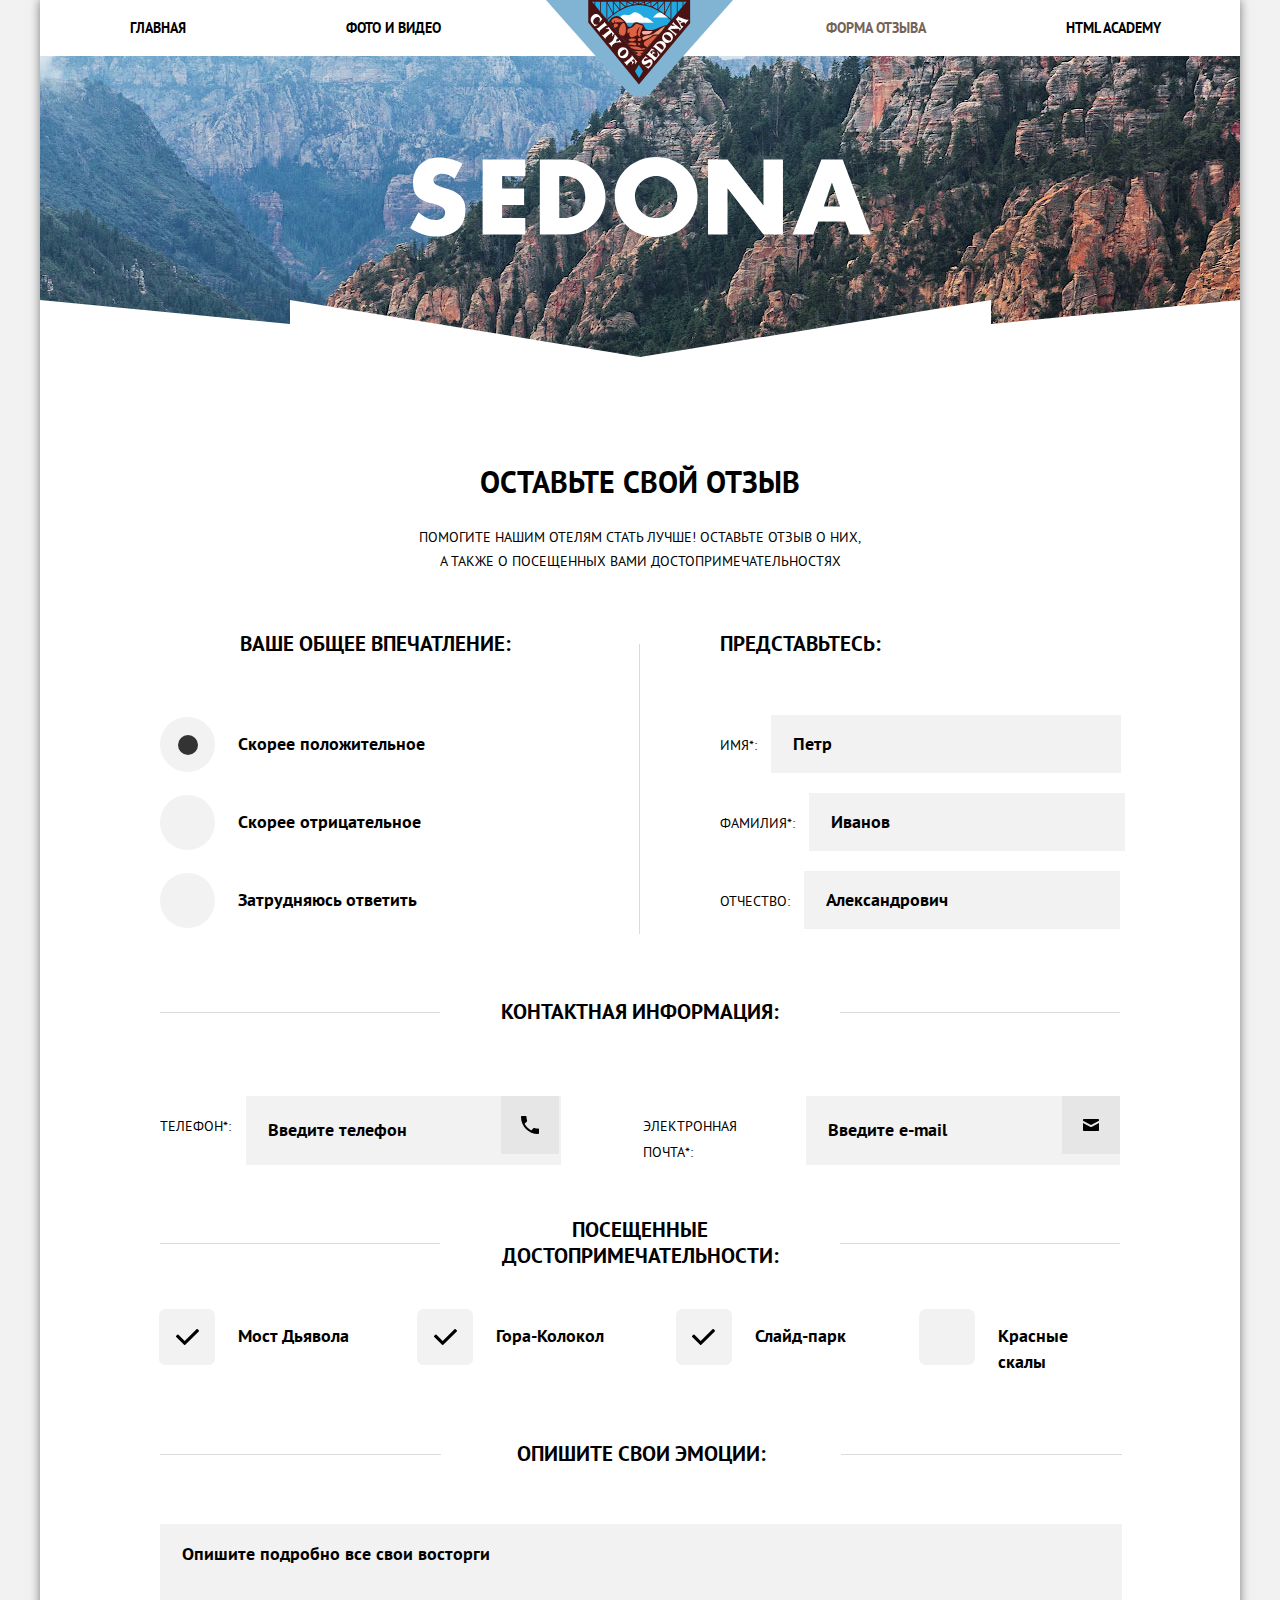
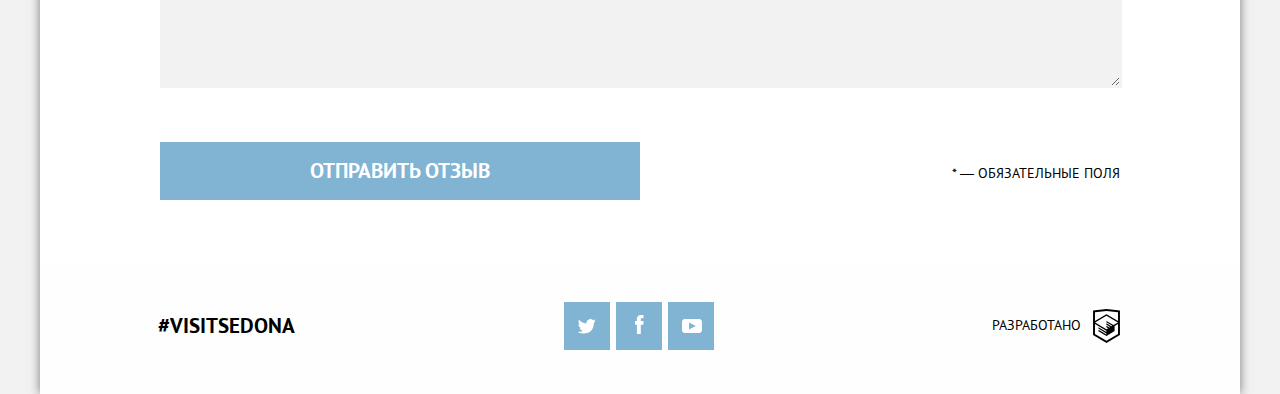
<file: Sedona/form.html>
<!DOCTYPE html><html lang="ru"><head><meta charset="utf-8"><title>Форма отзыва - Sedona</title><meta name="viewport" content="width=device-width,initial-scale=1"><meta name="format-detection" content="telephone=no"><meta name="robots" content="npindex, nofollow"><link rel="preload" href="fonts/ptsans.woff2" as="font"><link rel="preload" href="fonts/ptsansbold.woff2" as="font"><link rel="stylesheet" href="css/style.min.css"></head><body class="form-page"><svg class="sprite"><symbol id="text-sedona" viewBox="0 0 459.754 79.805"><g><path fill="#FFFFFF" d="M44.466,21.738c-3.572-2.979-8.139-4.963-12.902-4.963c-3.572,0-8.338,2.084-8.338,6.253 c0,4.368,5.261,6.055,8.636,7.146l4.964,1.489C47.248,34.74,55.287,40,55.287,52.11c0,7.445-1.787,15.088-7.742,20.149 c-5.855,4.964-13.697,7.048-21.24,7.048c-9.43,0-18.661-3.177-26.305-8.537l8.338-15.683c4.865,4.269,10.621,7.742,17.271,7.742 c4.566,0,9.43-2.283,9.43-7.545c0-5.459-7.643-7.345-11.812-8.535C11.019,43.274,2.978,40.101,2.978,25.607 c0-15.188,10.818-25.112,25.807-25.112c7.543,0,16.775,2.382,23.426,6.154L44.466,21.738z"/><path fill="#FFFFFF" d="M91.831,18.959v12.506h21.937v16.479H91.831v12.899h23.127v16.479H72.376V2.483h42.582V18.96L91.831,18.959 L91.831,18.959z"/><path fill="#FFFFFF" d="M129.417,2.482h27.594c20.844,0,38.016,16.377,38.016,37.419c0,21.041-17.271,37.42-38.016,37.42h-27.594 V2.482z M148.872,60.846h4.367c11.612,0,21.539-6.352,21.539-20.942c0-13.4-8.834-20.943-21.341-20.943h-4.565V60.846z"/><path fill="#FFFFFF" d="M286.873,38.513c0,24.219-17.371,41.292-41.394,41.292c-24.02,0-41.391-17.071-41.391-41.292 C204.089,15.881,223.941,0,245.479,0C267.019,0,286.873,15.881,286.873,38.513z M224.339,38.612 c0,12.905,9.529,22.333,21.141,22.333c11.613,0,21.144-9.43,21.144-22.333c0-10.323-9.526-19.752-21.144-19.752 C233.867,18.86,224.339,28.29,224.339,38.612z"/><path fill="#FFFFFF" d="M297.238,2.482h19.454l35.636,45.757h0.196V2.482h19.453v74.839h-19.453L316.89,31.465h-0.197v45.856 h-19.454V2.482z"/><path fill="#FFFFFF" d="M407.345,64.319l-5.16,13.002h-20.646l28.785-74.839h21.242l28.188,74.839h-20.745l-4.862-13.002H407.345z M420.945,25.609h-0.199l-8.039,23.824h16.178L420.945,25.609z"/></g></symbol><symbol id="twitter" viewBox="0 0 17.5 14.663"><g><path fill-rule="evenodd" clip-rule="evenodd" d="M11.283,0.153c1.736-0.484,3.074,0.264,3.685,1.15 c0.694-0.225,1.372-0.47,2.072-0.69c-0.004,0.841-0.538,1.478-0.883,1.728C16.861,2.506,17.5,1.86,17.5,1.86 c-0.175,0.977-1.035,1.746-1.611,1.977C15.65,10.429,12.617,14.793,5.507,14.66c-0.538,0,0.077,0-0.46,0 c-0.422,0-4.29-0.45-5.047-1.843c2.341,0.192,4.011-0.412,4.835-1.15c-0.989-0.293-2.761-0.464-3.07-2.881 c0.362,0.105,0.583,0.223,1.228,0.117C1.757,8.067,0.385,7.366,0.461,5.218c0.294,0.319,1.1,0.523,1.381,0.461 c-0.725-0.235-2.03-3.281-0.921-4.836C2.794,2.655,4.769,4.364,8.29,4.528C8.506,2.288,9.461,0.788,11.283,0.153z"/></g></symbol><symbol id="facebook" viewBox="0 0 8.672 18.944"><path d="M6.275,3.356c0.799,0,1.599,0,2.398,0c0-1.119,0-2.237,0-3.356c-0.959,0-1.92,0-2.878,0C2.656,0.181,1.54,2.387,1.948,6.114 H0v3.518h1.959c0,3.104,0,6.208,0,9.312c1.279,0,2.559,0,3.837,0c0-3.104,0-6.208,0-9.312h2.857V6.114H5.787 C5.765,5.069,5.75,3.709,6.275,3.356z"/></symbol><symbol id="youtube" viewBox="0 0 19.979 14.015"><path d="M17.145,0H2.835C1.275,0,0,1.275,0,2.835v8.345c0,1.56,1.275,2.835,2.835,2.835h14.31c1.56,0,2.835-1.275,2.835-2.835V2.835 C19.979,1.275,18.704,0,17.145,0z M7.036,10.392V3.623l6.769,3.384L7.036,10.392z"/></symbol><symbol id="HTMLAcademy" viewBox="0 0 26.943 34.09"><path d="M13.62,0.017L13.472,0L0,1.412v24.661l13.473,8.017l13.43-7.99l0.042-0.025V1.412L13.62,0.017z M25.019,12.127L13.495,5.334 L13.494,5.23l-0.087,0.05l-0.088-0.056v0.109L1.925,12.118V3.147l11.548-1.212l11.547,1.212V12.127z M13.405,6.787L24.923,13.5 l-4.479,2.64l-7.093-4.221l-0.014,1.415l5.904,3.513l-0.86,0.507l-5.03-2.992l-0.014,1.415l3.827,2.275l-0.782,0.523l-3.031-1.787 l-0.014,1.413l1.853,1.091l-1.8,1.081L2.034,13.622L13.405,6.787z M1.925,15.127l11.411,6.791l0.016,1.044L5.41,18.234L5.395,19.65 l7.979,4.795l0.018,1.076l-7.973-4.74l-0.013,1.414l8.021,4.822l0.046,0.025l8.143-4.872l-0.011-5.177l3.415-2.036v10.021 L13.472,31.85L1.925,24.979V15.127z"/></symbol></svg><div class="wrapper"><header class="page-header"><nav class="main-nav main-nav--closed main-nav--nojs"><div class="main-nav__wrapper"><ul class="main-nav__list site-list"><li class="site-list__item"><a href="index.html">Главная</a></li><li class="site-list__item"><a href="photo.html">Фото и видео</a></li><li class="site-list__item"><a>Форма отзыва</a></li><li class="site-list__item"><a href="https://htmlacademy.ru/intensive/adaptive">HTML Academy</a></li></ul></div><a class="page-header__logo" href="index.html"><picture><source media="(min-width: 1200px)" srcset="img/logo-sedona-desktop.svg"><source media="(min-width: 768px)" srcset="img/logo-sedona-tablet.svg"><img class="page-header__logo-image" src="img/logo-sedona-mobile.svg" alt="Мост дьявола"></picture></a><button class="main-nav__toggle" type="button"><span class="visually-hidden">Открыть меню</span></button></nav><section class="slider-third"><span class="slider-third__text-sedona"><svg class="slider-third__text-sedona-img" width="459.754px" height="79.805px"><use xlink:href="#text-sedona"></use></svg></span><div class="slider-third__header"><h1 class="slider-third__title">Оставьте свой отзыв</h1><p class="slider-third__description"><span class="slider-third__description--position">Помогите нашим отелям стать лучше! Оставьте отзыв о них, </span>а также о посещенных вами достопримечательностях</p></div></section></header><main class="form-page-main"><section class="review"><h2 class="visually-hidden">Фильтр</h2><form class="review-filter" method="post" action="https://echo.htmlacademy.ru"><fieldset class="review__item review__item--introduce"><legend class="review__title review__title--name">Представьтесь:</legend><ul class="review__list review__list--name"><li class="review__option review__option--name"><label for="name">Имя*:</label> <input class="review__input review__input--name" type="text" name="name" id="name" placeholder="Петр" required></li><li class="review__option review__option--name"><label for="surname">Фамилия*:</label> <input class="review__input" type="text" name="surname" id="surname" placeholder="Иванов" required></li><li class="review__option review__option--name"><label for="patronymic">Отчество:</label> <input class="review__input" type="text" name="patronymic" id="patronymic" placeholder="Александрович"></li></ul></fieldset><fieldset class="review__item review__item--contacts"><legend class="review__title review__title--contacts">Контактная информация:</legend><ul class="review__list review__list--contacts"><li class="review__option review__option--contacts"><label class="review__label-tel" for="tel"><span>Контактный </span>телефон*:</label> <input class="review__icon-tel" type="tel" name="tel" id="tel" placeholder="Введите телефон" required pattern="[0-9]{10}"></li><li class="review__option review__option--contacts"><label class="review__label-email" for="email">Электронная почта*:</label> <input class="review__icon-email" type="email" name="email" id="email" placeholder="Введите e-mail" required></li></ul></fieldset><fieldset class="review__item review__item--radio"><legend class="review__title review__title--radio">Ваше общее впечатление:</legend><ul class="review__list review__list--radio"><li class="review__option review__option--radio"><input class="visually-hidden review__input review__input--radio" type="radio" name="impression" id="positively" checked="checked"> <label for="positively">Скорее положительное</label></li><li class="review__option review__option--radio"><input class="visually-hidden review__input review__input--radio" type="radio" name="impression" id="negatively"> <label for="negatively">Скорее отрицательное</label></li><li class="review__option review__option--radio"><input class="visually-hidden review__input review__input--radio" type="radio" name="impression" id="difficult"> <label for="difficult">Затрудняюсь ответить</label></li></ul></fieldset><fieldset class="review__item review__item--checkbox"><legend class="review__title review__title--checkbox">Посещенные достопримечательности:</legend><ul class="review__list review__list--checkbox"><li class="review__option review__option--checkbox"><input class="visually-hidden review__input review__input--checkbox" type="checkbox" name="the-Devil's-bridge" id="the-Devil's-bridge" checked="checked"> <label for="the-Devil's-bridge">Мост Дьявола</label></li><li class="review__option review__option--checkbox"><input class="visually-hidden review__input review__input--checkbox" type="checkbox" name="mount-bell" id="mount-bell" checked="checked"> <label for="mount-bell">Гора-Колокол</label></li><li class="review__option review__option--checkbox"><input class="visually-hidden review__input review__input--checkbox" type="checkbox" name="slide-park" id="slide-park" checked="checked"> <label for="slide-park">Слайд-парк</label></li><li class="review__option review__option--checkbox"><input class="visually-hidden review__input review__input--checkbox" type="checkbox" name="red-rocks" id="red-rocks"> <label for="red-rocks">Красные скалы</label></li></ul></fieldset><fieldset class="review__item review__item--description"><legend class="review__title review__title--description">Опишите свои эмоции:</legend><p class="review__option review__option--description"><textarea name="text" rows="5" placeholder="Опишите подробно все свои восторги"></textarea></p></fieldset><button class="review__button button" type="submit">Отправить отзыв</button> <small class="review__required">* — обязательные поля</small></form></section></main><footer class="page-footer"><div class="hashtag"><b class="hashtag__item">#visitsedona</b></div><div class="social"><ul class="social__list"><li class="social__item"><a class="social__link" href="https://twitter.com/htmlacademy_ru"><svg class="social__link-twitter" width="17.5px" height="14.663px"><use xlink:href="#twitter"></use></svg> <span class="visually-hidden">Twitter</span></a></li><li class="social__item"><a class="social__link" href="https://www.facebook.com/htmlacademy"><svg class="social__link-facebook" width="8.672px" height="18.944px"><use xlink:href="#facebook"></use></svg> <span class="visually-hidden">Faceboock</span></a></li><li class="social__item"><a class="social__link" href="https://www.youtube.com/user/htmlacademyru"><svg class="social__link-youtube" width="19.979px" height="14.015px"><use xlink:href="#youtube"></use></svg> <span class="visually-hidden">Youtube</span></a></li></ul></div><div class="developer"><a class="developer__link" href="https://htmlacademy.ru/intensive/adaptive"><b class="developer__item">Разработано <svg class="developer__item-img" width="26.943px" height="34.09px"><use xlink:href="#HTMLAcademy"></use></svg></b></a></div></footer></div><section class="modal-failur"><h2 class="modal-failur__title">Что-то пошло не так!</h2><p class="modal-failur__description">Проверьте поля, выделенные красным, скоре всего вы забыли их заполнить</p><button class="modal-failur__button button" type="button">Ок</button></section><section class="modal-success"><h2 class="modal-success__title">Ваш отзыв отправлен!</h2><p class="modal-success__description">Спасибо за ваше участие, ваш отзыв уже поступил к нам.<br>В ближайшее время мы опблием его на сайте.</p><div class="modal-success__button-wrapper"><button class="modal-success__button button" type="button">Закрыть окно</button></div></section><script src="js/picturefill.min.js"></script><script src="js/javascript.min.js"></script></body></html>
</file>
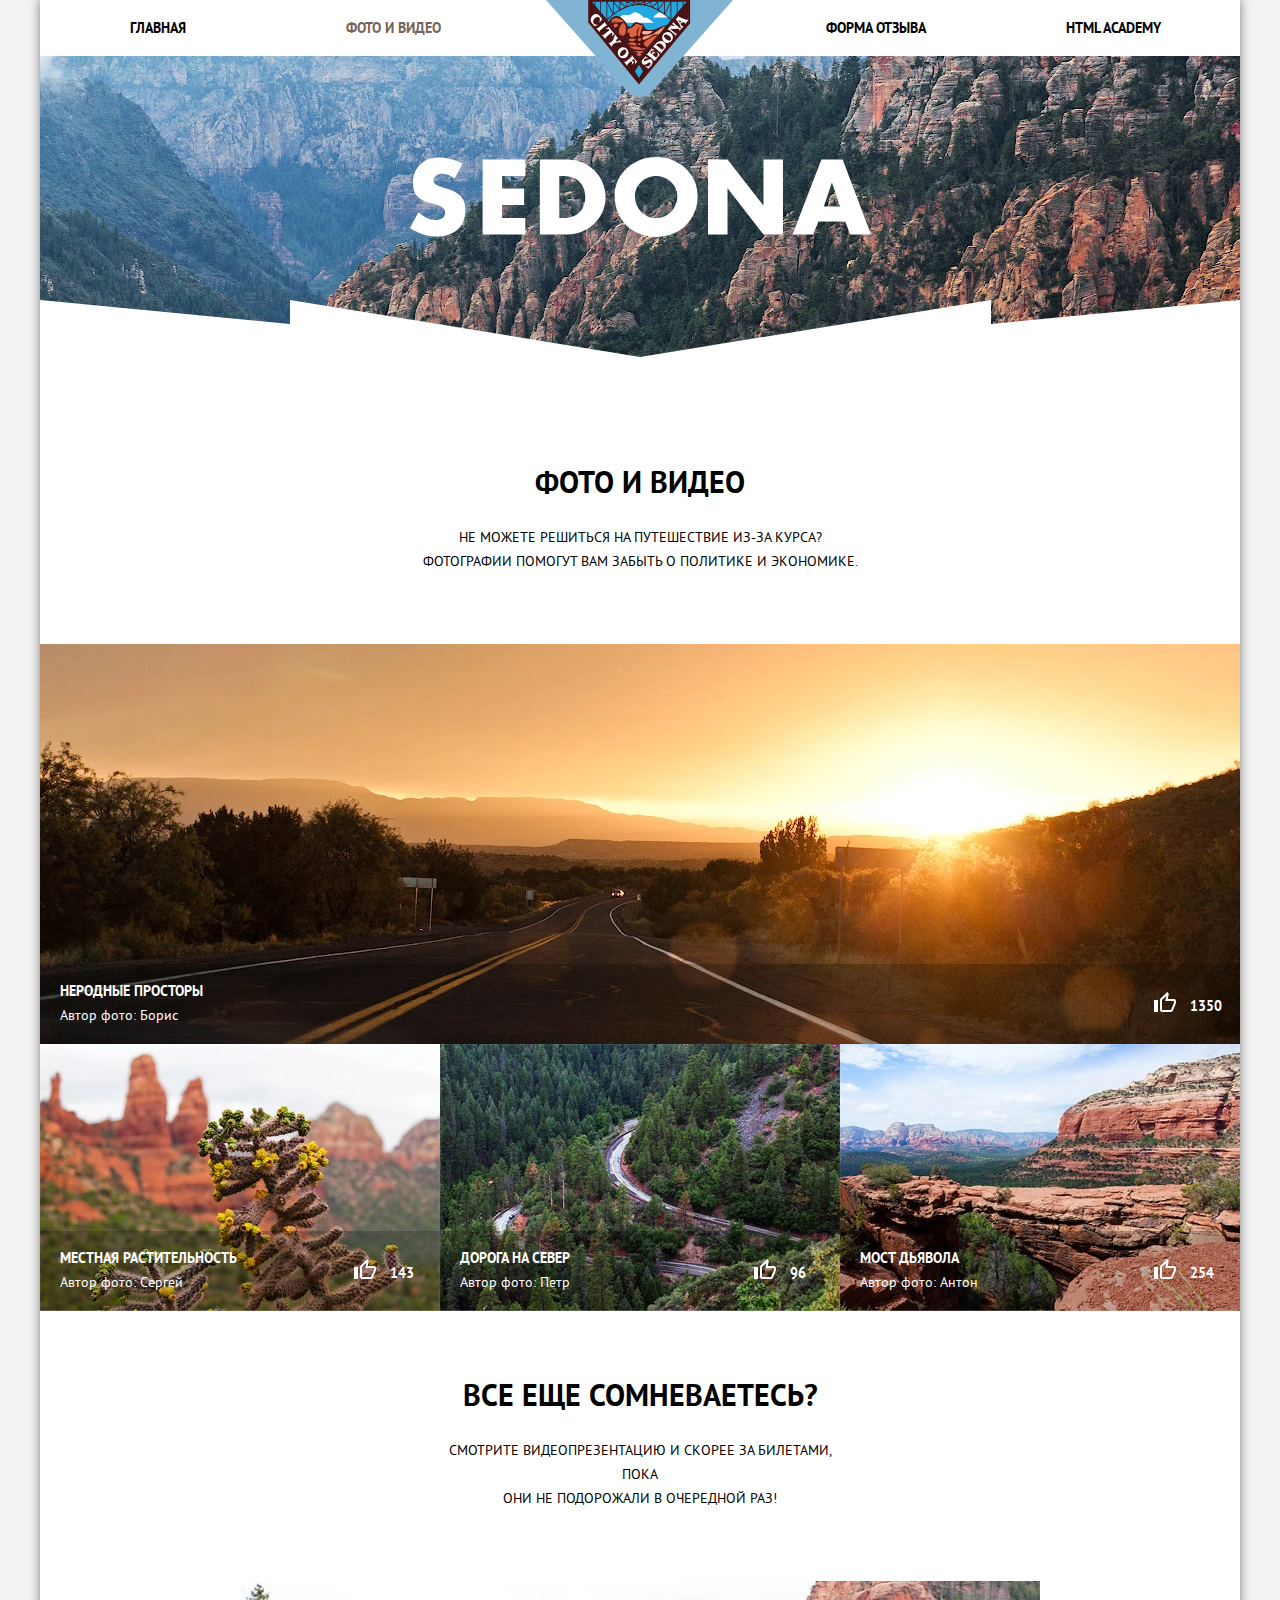
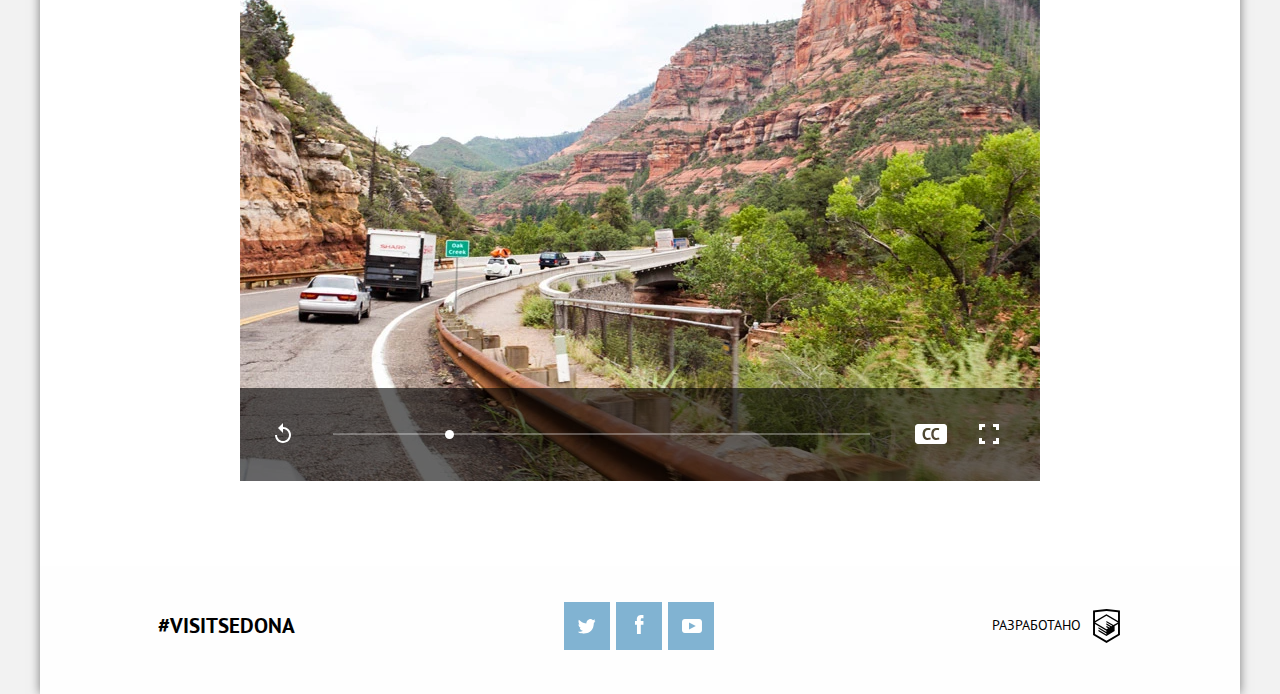
<file: Sedona/photo.html>
<!DOCTYPE html><html lang="ru"><head><meta charset="utf-8"><title>Фото и видео - Sedona</title><meta name="viewport" content="width=device-width,initial-scale=1"><meta name="format-detection" content="telephone=no"><meta name="robots" content="npindex, nofollow"><link rel="preload" href="fonts/ptsans.woff2" as="font"><link rel="preload" href="fonts/ptsansbold.woff2" as="font"><link rel="stylesheet" href="css/style.min.css"></head><body class="photo-page"><svg class="sprite"><symbol id="like-img" viewBox="0 0 22 20"><g><path id="Shape" d="M12.383,3.646l-0.637,2.929L11.219,9H13.7h6.2v2c0,0.018,0,0.037,0.001,0.058L17,18H8V8.029 l0.014-0.015L12.383,3.646 M2,10v8V10 M13.2,0L6.6,6.6C6.2,6.9,6,7.4,6,8v10c0,1.1,0.9,2,2,2h9c0.8,0,1.5-0.5,1.8-1.2l3-7.1 C21.9,11.5,21.9,11.2,21.9,11V9H22c0-1.1-0.9-2-2-2h-6.3l1-4.6V2.1c0-0.4-0.2-0.8-0.4-1.1L13.2,0L13.2,0z M4,8H0v12h4V8L4,8z M22,9c0,0.033,0,0.044,0,0.044V9L22,9z"/></g></symbol><symbol id="text-sedona" viewBox="0 0 459.754 79.805"><g><path fill="#FFFFFF" d="M44.466,21.738c-3.572-2.979-8.139-4.963-12.902-4.963c-3.572,0-8.338,2.084-8.338,6.253 c0,4.368,5.261,6.055,8.636,7.146l4.964,1.489C47.248,34.74,55.287,40,55.287,52.11c0,7.445-1.787,15.088-7.742,20.149 c-5.855,4.964-13.697,7.048-21.24,7.048c-9.43,0-18.661-3.177-26.305-8.537l8.338-15.683c4.865,4.269,10.621,7.742,17.271,7.742 c4.566,0,9.43-2.283,9.43-7.545c0-5.459-7.643-7.345-11.812-8.535C11.019,43.274,2.978,40.101,2.978,25.607 c0-15.188,10.818-25.112,25.807-25.112c7.543,0,16.775,2.382,23.426,6.154L44.466,21.738z"/><path fill="#FFFFFF" d="M91.831,18.959v12.506h21.937v16.479H91.831v12.899h23.127v16.479H72.376V2.483h42.582V18.96L91.831,18.959 L91.831,18.959z"/><path fill="#FFFFFF" d="M129.417,2.482h27.594c20.844,0,38.016,16.377,38.016,37.419c0,21.041-17.271,37.42-38.016,37.42h-27.594 V2.482z M148.872,60.846h4.367c11.612,0,21.539-6.352,21.539-20.942c0-13.4-8.834-20.943-21.341-20.943h-4.565V60.846z"/><path fill="#FFFFFF" d="M286.873,38.513c0,24.219-17.371,41.292-41.394,41.292c-24.02,0-41.391-17.071-41.391-41.292 C204.089,15.881,223.941,0,245.479,0C267.019,0,286.873,15.881,286.873,38.513z M224.339,38.612 c0,12.905,9.529,22.333,21.141,22.333c11.613,0,21.144-9.43,21.144-22.333c0-10.323-9.526-19.752-21.144-19.752 C233.867,18.86,224.339,28.29,224.339,38.612z"/><path fill="#FFFFFF" d="M297.238,2.482h19.454l35.636,45.757h0.196V2.482h19.453v74.839h-19.453L316.89,31.465h-0.197v45.856 h-19.454V2.482z"/><path fill="#FFFFFF" d="M407.345,64.319l-5.16,13.002h-20.646l28.785-74.839h21.242l28.188,74.839h-20.745l-4.862-13.002H407.345z M420.945,25.609h-0.199l-8.039,23.824h16.178L420.945,25.609z"/></g></symbol><symbol id="replay" viewBox="0 0 16 20"><path d="M8,4V0L3,5l5,5V6c3.315,0,6,2.686,6,6s-2.685,6-6,6s-6-2.686-6-6H0c0,4.42,3.58,8,8,8s8-3.58,8-8S12.42,4,8,4z"/></symbol><symbol id="subtitles" viewBox="0 0 32 20"><path d="M29,0H3C1.35,0,0,1.35,0,3v14c0,1.65,1.35,3,3,3h26c1.65,0,3-1.35,3-3V3C32,1.35,30.65,0,29,0z M14.403,15.854c-0.545,0.108-1.104,0.164-1.678,0.164c-0.694,0-1.354-0.107-1.976-0.323c-0.623-0.214-1.172-0.562-1.646-1.041 s-0.852-1.103-1.133-1.868C7.69,12.02,7.551,11.091,7.551,10c0-1.134,0.157-2.085,0.471-2.851c0.315-0.768,0.723-1.384,1.224-1.854  c0.502-0.468,1.062-0.804,1.679-1.008c0.616-0.204,1.233-0.307,1.852-0.307c0.66,0,1.22,0.045,1.678,0.134  c0.457,0.087,0.835,0.192,1.133,0.313L15.14,6.347c-0.254-0.121-0.555-0.209-0.902-0.265C13.891,6.027,13.47,6,12.973,6 c-0.915,0-1.649,0.325-2.206,0.977c-0.558,0.651-0.836,1.663-0.836,3.031c0,0.598,0.067,1.142,0.199,1.632  c0.132,0.493,0.334,0.913,0.603,1.26c0.271,0.349,0.607,0.619,1.01,0.812c0.402,0.193,0.867,0.29,1.396,0.29  c0.496,0,0.915-0.049,1.257-0.148c0.342-0.099,0.639-0.227,0.893-0.38l0.463,1.841C15.398,15.564,14.949,15.745,14.403,15.854z   M23.101,15.854c-0.545,0.108-1.105,0.164-1.678,0.164c-0.694,0-1.354-0.107-1.976-0.323c-0.623-0.214-1.172-0.562-1.646-1.041  s-0.852-1.103-1.133-1.868c-0.281-0.767-0.421-1.695-0.421-2.786c0-1.134,0.157-2.085,0.471-2.851  c0.314-0.768,0.723-1.384,1.223-1.854c0.502-0.468,1.062-0.804,1.68-1.008c0.616-0.204,1.233-0.307,1.851-0.307 c0.661,0,1.221,0.045,1.678,0.134c0.458,0.087,0.836,0.192,1.133,0.313l-0.446,1.918c-0.253-0.121-0.554-0.209-0.901-0.265  C22.588,6.027,22.166,6,21.67,6c-0.915,0-1.649,0.325-2.206,0.977c-0.558,0.651-0.836,1.663-0.836,3.031  c0,0.598,0.067,1.142,0.199,1.632c0.132,0.493,0.334,0.913,0.603,1.26c0.271,0.349,0.606,0.619,1.009,0.812 c0.402,0.193,0.868,0.29,1.396,0.29c0.497,0,0.915-0.049,1.257-0.148c0.342-0.099,0.64-0.227,0.894-0.38l0.463,1.841  C24.096,15.564,23.646,15.745,23.101,15.854z"/></symbol><symbol id="fullscreen" viewBox="0 0 20 20"><g><polygon points="0,0 0,3 0,6 3,6 3,3 6,3 6,0 3,0"/><polygon points="3,14 0,14 0,17 0,20 3,20 6,20 6,17 3,17"/><polygon points="17,0 14,0 14,3 17,3 17,6 20,6 20,3 20,0"/><polygon points="17,17 14,17 14,20 17,20 20,20 20,17 20,14 17,14"/></g></symbol><symbol id="twitter" viewBox="0 0 17.5 14.663"><g><path fill-rule="evenodd" clip-rule="evenodd" d="M11.283,0.153c1.736-0.484,3.074,0.264,3.685,1.15 c0.694-0.225,1.372-0.47,2.072-0.69c-0.004,0.841-0.538,1.478-0.883,1.728C16.861,2.506,17.5,1.86,17.5,1.86 c-0.175,0.977-1.035,1.746-1.611,1.977C15.65,10.429,12.617,14.793,5.507,14.66c-0.538,0,0.077,0-0.46,0 c-0.422,0-4.29-0.45-5.047-1.843c2.341,0.192,4.011-0.412,4.835-1.15c-0.989-0.293-2.761-0.464-3.07-2.881 c0.362,0.105,0.583,0.223,1.228,0.117C1.757,8.067,0.385,7.366,0.461,5.218c0.294,0.319,1.1,0.523,1.381,0.461 c-0.725-0.235-2.03-3.281-0.921-4.836C2.794,2.655,4.769,4.364,8.29,4.528C8.506,2.288,9.461,0.788,11.283,0.153z"/></g></symbol><symbol id="facebook" viewBox="0 0 8.672 18.944"><path d="M6.275,3.356c0.799,0,1.599,0,2.398,0c0-1.119,0-2.237,0-3.356c-0.959,0-1.92,0-2.878,0C2.656,0.181,1.54,2.387,1.948,6.114 H0v3.518h1.959c0,3.104,0,6.208,0,9.312c1.279,0,2.559,0,3.837,0c0-3.104,0-6.208,0-9.312h2.857V6.114H5.787 C5.765,5.069,5.75,3.709,6.275,3.356z"/></symbol><symbol id="youtube" viewBox="0 0 19.979 14.015"><path d="M17.145,0H2.835C1.275,0,0,1.275,0,2.835v8.345c0,1.56,1.275,2.835,2.835,2.835h14.31c1.56,0,2.835-1.275,2.835-2.835V2.835 C19.979,1.275,18.704,0,17.145,0z M7.036,10.392V3.623l6.769,3.384L7.036,10.392z"/></symbol><symbol id="HTMLAcademy" viewBox="0 0 26.943 34.09"><path d="M13.62,0.017L13.472,0L0,1.412v24.661l13.473,8.017l13.43-7.99l0.042-0.025V1.412L13.62,0.017z M25.019,12.127L13.495,5.334 L13.494,5.23l-0.087,0.05l-0.088-0.056v0.109L1.925,12.118V3.147l11.548-1.212l11.547,1.212V12.127z M13.405,6.787L24.923,13.5 l-4.479,2.64l-7.093-4.221l-0.014,1.415l5.904,3.513l-0.86,0.507l-5.03-2.992l-0.014,1.415l3.827,2.275l-0.782,0.523l-3.031-1.787 l-0.014,1.413l1.853,1.091l-1.8,1.081L2.034,13.622L13.405,6.787z M1.925,15.127l11.411,6.791l0.016,1.044L5.41,18.234L5.395,19.65 l7.979,4.795l0.018,1.076l-7.973-4.74l-0.013,1.414l8.021,4.822l0.046,0.025l8.143-4.872l-0.011-5.177l3.415-2.036v10.021 L13.472,31.85L1.925,24.979V15.127z"/></symbol></svg><div class="wrapper"><header class="page-header"><nav class="main-nav main-nav--closed main-nav--nojs"><div class="main-nav__wrapper"><ul class="main-nav__list site-list"><li class="site-list__item"><a href="index.html">Главная</a></li><li class="site-list__item"><a>Фото и видео</a></li><li class="site-list__item"><a href="form.html">Форма отзыва</a></li><li class="site-list__item"><a href="https://htmlacademy.ru/intensive/adaptive">HTML Academy</a></li></ul></div><a class="page-header__logo" href="index.html"><picture><source media="(min-width: 1200px)" srcset="img/logo-sedona-desktop.svg"><source media="(min-width: 768px)" srcset="img/logo-sedona-tablet.svg"><img class="page-header__logo-image" src="img/logo-sedona-mobile.svg" alt="Мост дьявола"></picture></a><button class="main-nav__toggle" type="button"><span class="visually-hidden">Открыть меню</span></button></nav><section class="slider-second"><span class="slider-second__text-sedona"><svg class="slider-second__text-sedona-img" width="459.754px" height="79.805px"><use xlink:href="#text-sedona"></use></svg></span><div class="slider-second__header"><h1 class="slider-second__title">Фото и видео</h1><p class="slider-second__description">Не можете решиться на путешествие из-за курса? Фотографии помогут вам забыть о политике и экономике.</p></div></section></header><main class="photo-page-main"><section class="photo"><h1 class="visually-hidden">Фото</h1><ul class="photo__list"><li class="photo__item"><div class="photo__item-wrapper"><a class="photo__original" href="#"><picture><source type="image/webp" media="(min-width: 1200px)" srcset="img/photo-sunset-desktop@1x.webp, img/photo-sunset-desktop@2x.webp 2x"><source type="image/webp" media="(min-width: 768px)" srcset="img/photo-sunset-tablet@1x.webp, img/photo-sunset-tablet@2x.webp 2x"><source type="image/webp" srcset="img/photo-sunset-mobile@1x.webp, img/photo-sunset-mobile@2x.webp 2x"><source media="(min-width: 1200px)" srcset="img/photo-sunset-desktop@1x.jpg, img/photo-sunset-desktop@2x.jpg 2x"><source media="(min-width: 768px)" srcset="img/photo-sunset-tablet@1x.jpg, img/photo-sunset-tablet@2x.jpg 2x"><img class="photo__image photo__image--main" src="img/photo-sunset-mobile@1x.jpg" srcset="img/photo-sunset-mobile@2x.jpg 2x" alt="Неродные просторы"></picture></a><div class="photo__title-author-like-wrapper"><div class="photo__title-author-wrapper"><b class="photo__title">Неродные просторы</b><p class="photo__author">Автор фото: Борис</p></div><span class="photo__like"><svg class="photo__like-img" width="22px" height="20px"><use xlink:href="#like-img"></use></svg> 1350</span></div></div></li><li class="photo__item"><div class="photo__item-wrapper"><a class="photo__original" href="#"><picture><source type="image/webp" media="(min-width: 1200px)" srcset="img/photo-cactus-desktop@1x.webp, img/photo-cactus-desktop@2x.webp 2x"><source type="image/webp" media="(min-width: 768px)" srcset="img/photo-cactus-tablet@1x.webp, img/photo-cactus-tablet@2x.webp 2x"><source type="image/webp" srcset="img/photo-cactus-mobile@1x.webp, img/photo-cactus-mobile@2x.webp 2x"><source media="(min-width: 1200px)" srcset="img/photo-cactus-desktop@1x.jpg, img/photo-cactus-desktop@2x.jpg 2x"><source media="(min-width: 768px)" srcset="img/photo-cactus-tablet@1x.jpg, img/photo-cactus-tablet@2x.jpg 2x"><img class="photo__image" src="img/photo-cactus-mobile@1x.jpg" srcset="img/photo-cactus-mobile@2x.jpg 2x" alt="Местная растительность"></picture></a><div class="photo__title-author-like-wrapper"><div class="photo__title-author-wrapper"><b class="photo__title">Местная растительность</b><p class="photo__author">Автор фото: Сергей</p></div><span class="photo__like photo__like--main"><svg class="photo__like-img photo__like-img--main" width="22px" height="20px"><use xlink:href="#like-img"></use></svg> 143</span></div></div></li><li class="photo__item"><div class="photo__item-wrapper"><a class="photo__original" href="#"><picture><source type="image/webp" media="(min-width: 1200px)" srcset="img/photo-roads-desktop@1x.webp, img/photo-roads-desktop@2x.webp 2x"><source type="image/webp" media="(min-width: 768px)" srcset="img/photo-roads-tablet@1x.webp, img/photo-roads-tablet@2x.webp 2x"><source type="image/webp" srcset="img/photo-roads-mobile@1x.webp, img/photo-roads-mobile@2x.webp 2x"><source media="(min-width: 1200px)" srcset="img/photo-roads-desktop@1x.jpg, img/photo-roads-desktop@2x.jpg 2x"><source media="(min-width: 768px)" srcset="img/photo-roads-tablet@1x.jpg, img/photo-roads-tablet@2x.jpg 2x"><img class="photo__image" src="img/photo-roads-mobile@1x.jpg" srcset="img/photo-roads-mobile@2x.jpg 2x" alt="Дорога на север"></picture></a><div class="photo__title-author-like-wrapper"><div class="photo__title-author-wrapper"><b class="photo__title">Дорога на север</b><p class="photo__author">Автор фото: Петр</p></div><span class="photo__like"><svg class="photo__like-img" width="22px" height="20px"><use xlink:href="#like-img"></use></svg> 96</span></div></div></li><li class="photo__item"><div class="photo__item-wrapper"><a class="photo__original" href="#"><picture><source type="image/webp" media="(min-width: 1200px)" srcset="img/photo-bridge-desktop@1x.webp, img/photo-bridge-desktop@2x.webp 2x"><source type="image/webp" media="(min-width: 768px)" srcset="img/photo-bridge-tablet@1x.webp, img/photo-bridge-tablet@2x.webp 2x"><source type="image/webp" srcset="img/photo-bridge-mobile@1x.webp, img/photo-bridge-mobile@2x.webp 2x"><source media="(min-width: 1200px)" srcset="img/photo-bridge-desktop@1x.jpg, img/photo-bridge-desktop@2x.jpg 2x"><source media="(min-width: 768px)" srcset="img/photo-bridge-tablet@1x.jpg, img/photo-bridge-tablet@2x.jpg 2x"><img class="photo__image" src="img/photo-bridge-mobile@1x.jpg" srcset="img/photo-bridge-mobile@2x.jpg 2x" alt="Мост дьявола"></picture></a><div class="photo__title-author-like-wrapper"><div class="photo__title-author-wrapper"><b class="photo__title">Мост дьявола</b><p class="photo__author">Автор фото: Антон</p></div><span class="photo__like"><svg class="photo__like-img" width="22px" height="20px"><use xlink:href="#like-img"></use></svg> 254</span></div></div></li></ul></section><section class="video"><div class="video__wrapper"><h2 class="video__title">Все еще сомневаетесь?</h2><p class="video__description"><span class="video__description--position">Смотрите видеопрезентацию и скорее за билетами, пока </span>они не подорожали в очередной раз!</p></div><picture><source type="image/webp" media="(min-width: 1200px)" srcset="img/video-desktop@1x.webp, img/video-desktop@2x.webp 2x"><source type="image/webp" media="(min-width: 768px)" srcset="img/video-tablet@1x.webp, img/video-tablet@2x.webp 2x"><source type="image/webp" srcset="img/video-mobile@1x.webp, img/video-mobile@2x.webp 2x"><source media="(min-width: 1200px)" srcset="img/video-desktop@1x.jpg, img/video-desktop@2x.jpg 2x"><source media="(min-width: 768px)" srcset="img/video-tablet@1x.jpg, img/video-tablet@2x.jpg 2x"><img class="video__image" src="img/video-mobile@1x.jpg" srcset="img/video-mobile@2x.jpg 2x" alt="Дорога на север"></picture><div class="video__controls"><div class="video__scroll"></div><div class="video__scall"></div><div class="video__slider"></div><button class="video__replay"><svg class="video__replay-img" width="16px" height="20px"><use xlink:href="#replay"></use></svg></button> <button class="video__subtitles"><svg class="video__subtitles-img" width="32px" height="20px"><use xlink:href="#subtitles"></use></svg></button> <button class="video__fullscreen"><svg class="video__fullscreen-img" width="20px" height="20px"><use xlink:href="#fullscreen"></use></svg></button></div></section></main><footer class="page-footer"><div class="hashtag"><b class="hashtag__item">#visitsedona</b></div><div class="social"><ul class="social__list"><li class="social__item"><a class="social__link" href="https://twitter.com/htmlacademy_ru"><svg class="social__link-twitter" width="17.5px" height="14.663px"><use xlink:href="#twitter"></use></svg> <span class="visually-hidden">Twitter</span></a></li><li class="social__item"><a class="social__link" href="https://www.facebook.com/htmlacademy"><svg class="social__link-facebook" width="8.672px" height="18.944px"><use xlink:href="#facebook"></use></svg> <span class="visually-hidden">Faceboock</span></a></li><li class="social__item"><a class="social__link" href="https://www.youtube.com/user/htmlacademyru"><svg class="social__link-youtube" width="19.979px" height="14.015px"><use xlink:href="#youtube"></use></svg> <span class="visually-hidden">Youtube</span></a></li></ul></div><div class="developer"><a class="developer__link" href="https://htmlacademy.ru/intensive/adaptive"><b class="developer__item">Разработано <svg class="developer__item-img" width="26.943px" height="34.09px"><use xlink:href="#HTMLAcademy"></use></svg></b></a></div></footer></div><script src="js/picturefill.min.js"></script><script src="js/javascript.min.js"></script></body></html>
</file>
<file: css/style.min.css>
/*! normalize.css v8.0.0 | MIT License | github.com/necolas/normalize.css */
html{line-height:1.15;-webkit-text-size-adjust:100%}body{min-width:320px;margin:0 auto;padding:0;font-size:14px;line-height:24px;font-family:"Raleway","Arial",sans-serif;color:#202124;font-style:normal;text-transform:none;background-color:#fff}h1{font-size:2em;margin:.67em 0}hr{-webkit-box-sizing:content-box;box-sizing:content-box;height:0;overflow:visible}code,kbd,pre,samp{font-family:monospace,monospace;font-size:1em}a{background-color:transparent;text-decoration:none;color:#000}abbr[title]{border-bottom:none;-webkit-text-decoration:underline dotted;text-decoration:underline dotted}b,strong{font-weight:bolder}small{font-size:80%}sub,sup{font-size:75%;line-height:0;position:relative;vertical-align:baseline}sub{bottom:-.25em}sup{top:-.5em}img{border-style:none;max-width:100%;height:auto}button,input,optgroup,select,textarea{font-family:inherit;font-size:100%;line-height:1.15;margin:0}button,input{overflow:visible}button,select{text-transform:none}[type=button],[type=reset],[type=submit],button{-webkit-appearance:button}[type=button]::-moz-focus-inner,[type=reset]::-moz-focus-inner,[type=submit]::-moz-focus-inner,button::-moz-focus-inner{border-style:none;padding:0}[type=button]:-moz-focusring,[type=reset]:-moz-focusring,[type=submit]:-moz-focusring,button:-moz-focusring{outline:1px dotted ButtonText}fieldset{padding:.35em .75em .625em}legend{color:inherit;display:table;max-width:100%;white-space:normal}progress{vertical-align:baseline}textarea{overflow:auto}[type=checkbox],[type=radio],legend{-webkit-box-sizing:border-box;box-sizing:border-box;padding:0}[type=number]::-webkit-inner-spin-button,[type=number]::-webkit-outer-spin-button{height:auto}[type=search]{-webkit-appearance:textfield;outline-offset:-2px}[type=search]::-webkit-search-decoration{-webkit-appearance:none}::-webkit-file-upload-button{-webkit-appearance:button;font:inherit}details{display:block}summary{display:list-item}.sprite,[hidden],template{display:none}@font-face{font-family:"Raleway";font-weight:400;font-style:normal;font-display:swap;src:local("Raleway Regular"),local("Raleway-Regular"),url(../fonts/Raleway-Regular.woff) format("woff")}@font-face{font-family:"Raleway";font-weight:700;font-style:bold;font-display:swap;src:local("Raleway Bold"),local("Raleway-Bold"),url(../fonts/Raleway-Bold.woff) format("woff")}@font-face{font-family:"Roboto Slab";font-weight:400;font-style:normal;font-display:swap;src:local("Roboto Slab Regular"),local("RobotoSlab-Regular"),url(../fonts/RobotoSlab-Regular.woff) format("woff")}.visually-hidden{position:absolute;width:1px;height:1px;margin:-1px;border:0;padding:0;clip:rect(0 0 0 0);overflow:hidden}.page-header{width:320px;margin:0 auto;padding:0;background-color:#fff}@media (min-width:768px){.page-header{width:768px}}@media (min-width:1440px){.page-header{width:1440px}}.main-nav{position:relative}.main-nav--closed .main-nav__toggle,.main-nav--opened .main-nav__toggle{width:50px;height:50px}.main-nav--closed .main-nav__toggle::after,.main-nav--closed .main-nav__toggle::before{content:"";position:absolute;top:23px;left:15px;width:20px;height:2px;background-color:#aeaeae}.main-nav--closed .main-nav__toggle::before{-webkit-transform:rotate(45deg);transform:rotate(45deg)}.main-nav--closed .main-nav__toggle::after{-webkit-transform:rotate(-45deg);transform:rotate(-45deg)}.main-nav--opened .main-nav__toggle::after,.main-nav--opened .main-nav__toggle::before{content:"";right:13px;height:2px;background-color:#fff;position:absolute;z-index:2}.main-nav--opened .main-nav__toggle::after{top:22px;width:24px;-webkit-box-shadow:0 6px 0 0 #fff;box-shadow:0 6px 0 0 #fff}.main-nav--opened .main-nav__toggle::before{top:16px;width:24px}.main-nav--js .main-nav__wrapper{top:0;right:0;position:absolute}.main-nav__wrapper{display:block;-webkit-box-sizing:border-box;margin-left:10px;width:310px;padding-top:68px;padding-bottom:60px;box-sizing:border-box;background-color:#fff;-webkit-clip-path:polygon(0 0,100% 0,100% 0,100% 100%,100% 100%,19.5% 100%,0% 80.5%,0 0);clip-path:polygon(0 0,100% 0,100% 0,100% 100%,100% 100%,19.5% 100%,0% 80.5%,0 0)}.main-nav__toggle{top:10px;left:260px;position:absolute;background-color:transparent;border:0;border-radius:50px;cursor:pointer;z-index:1}.main-nav__toggle:hover{background:#0000000c}@media (min-width:768px){.main-nav--opened .main-nav__toggle,.main-nav__toggle{left:710px}.main-nav__wrapper{width:738px;margin-left:30px;padding-top:78px;padding-bottom:50px;-webkit-clip-path:polygon(0 0,100% 0,100% 0,100% 100%,100% 100%,10% 100%,0% 84.5%,0 0);clip-path:polygon(0 0,100% 0,100% 0,100% 100%,100% 100%,10% 100%,0% 84.5%,0 0)}}@media (min-width:1440px){.main-nav__wrapper{width:1440px;margin-left:0;padding:20px 10px 10px;-webkit-clip-path:none;clip-path:none}.main-nav__toggle{display:none}}.site-list{margin:0;padding:0;list-style:none}.site-list__item-link{margin:0;font-size:14px;font-weight:600;line-height:48px;display:block;text-transform:uppercase;text-align:center}.site-list__item-link:hover{border-bottom-left-radius:30px;border-top-left-radius:30px;border-bottom-right-radius:30px;border-top-right-radius:30px;background-color:#0000000c}@media (min-width:768px){.site-list__item-link{font-size:16px}}@media (min-width:1440px){.site-list{margin:0;padding:0;display:-webkit-box;display:-ms-flexbox;display:flex;-ms-flex-wrap:wrap;flex-wrap:wrap;-ms-flex-pack:distribute;justify-content:space-around}.site-list__item-link{padding:0 135px;-webkit-box-sizing:border-box;box-sizing:border-box;font-size:18px;text-transform:inherit}}.index-page-main{width:320px;margin:0 auto;padding:320px 0 0;background-image:url(../img/autor-mobile@1x.jpg);background-size:contain;background-repeat:no-repeat}@media (min-width:768px){.index-page-main{width:768px;padding-top:320px;background-image:url(../img/autor-tablet@1x.jpg)}}@media (min-width:1440px){.index-page-main{width:1440px;padding-top:500px;background-image:url(../img/autor-desktop@1x.jpg)}}.about{width:310px;margin:0 0 0 10px;padding:70px 10px 40px 15px;-webkit-box-sizing:border-box;box-sizing:border-box;background-color:#fff;-webkit-clip-path:polygon(19.5% 0%,100% 0,100% 0,100% 100%,100% 100%,0 100%,0 100%,0% 15%);clip-path:polygon(19.5% 0%,100% 0,100% 0,100% 100%,100% 100%,0 100%,0 100%,0% 15%)}.about__autor,.about__title{margin:0;padding:0 20px 40px 0;display:block;font-size:26px;text-align:center}.about__autor{padding:20px 0;font-size:19px;line-height:34px}.about__stek{margin:0;display:block;padding:0 0 10px;font-size:16px}.about__stek-text{margin:0;padding:0;font-size:14px;font-weight:400;color:#5f6368}.about__layout{margin:0;display:block;padding:0 0 10px;font-size:16px}.about__layout-text{margin:0;padding:0;font-size:14px;font-weight:400;color:#5f6368}@media (min-width:768px){.about{width:738px;margin-left:30px;padding-right:30px;-webkit-clip-path:polygon(10% 0%,100% 0,100% 0,100% 100%,100% 100%,0 100%,0 100%,0% 18%);clip-path:polygon(10% 0%,100% 0,100% 0,100% 100%,100% 100%,0 100%,0 100%,0% 18%)}.about__description-wrapper{margin:0;padding:0;display:-webkit-box;display:-ms-flexbox;display:flex;-webkit-box-orient:horizontal;-webkit-box-direction:normal;-ms-flex-direction:row;flex-direction:row;-ms-flex-pack:distribute;justify-content:space-around}}@media (min-width:1440px){.about{width:1390px;margin-left:50px;padding-top:100px;padding-right:50px;-webkit-clip-path:polygon(9% 0%,100% 0,100% 0,100% 100%,100% 100%,0 100%,0 100%,0% 30%);clip-path:polygon(9% 0%,100% 0,100% 0,100% 100%,100% 100%,0 100%,0 100%,0% 30%)}.about__autor{font-size:21px}}.portfolio{margin:0;padding:40px 10px;background-color:#fff}.portfolio__title{margin:0;padding:0 0 40px;display:block;font-size:26px;text-align:center}.portfolio__list{margin:0;padding:0;list-style:none}.portfolio__item{margin:0 0 40px;padding:0 0 10px;width:300px;border-radius:10px;overflow:hidden;-webkit-box-shadow:0 1px 1px 0 #eff0f0,0 1px 3px 1px #e0e0e1;box-shadow:0 1px 1px 0 #eff0f0,0 1px 3px 1px #e0e0e1;-webkit-transition:-webkit-box-shadow 135ms cubic-bezier(.4,0,.2,1);transition:box-shadow 135ms cubic-bezier(.4,0,.2,1);transition:box-shadow 135ms cubic-bezier(.4,0,.2,1),-webkit-box-shadow 135ms cubic-bezier(.4,0,.2,1);position:relative}.portfolio__item:hover{background:#0000000c;-webkit-box-shadow:0 0 20px 0 #00000050;box-shadow:0 0 20px 0 #00000050}.portfolio__item:focus{background:#0000008c}.portfolio__item-image{width:300px;height:400px}.portfolio__item-title{margin:0;padding:20px 30px;font-size:19px;line-height:26px;text-align:center}.portfolio__item-stek{margin:0;padding:0 10px 20px;display:block;font-size:16px}.portfolio__item-stek-text{margin:0;padding:0;font-size:14px;font-weight:400;color:#5f6368}.portfolio__item-version{margin:0;padding:0 10px 20px;display:block;font-size:16px}.portfolio__item-version-text{margin:0;padding:0;font-size:14px;font-weight:400;color:#5f6368}.portfolio__diagonal-arrow{right:15px;bottom:15px;position:absolute}@media (min-width:768px){.portfolio{padding:40px 30px}.portfolio__title{padding-bottom:50px}.portfolio__list{display:-webkit-box;display:-ms-flexbox;display:flex;-ms-flex-wrap:wrap;flex-wrap:wrap;-webkit-box-pack:justify;-ms-flex-pack:justify;justify-content:space-between}.portfolio__item{margin-bottom:40px;padding-bottom:40px;width:339px}.portfolio__item-image{width:339px}.portfolio__item-title{padding:20px 40px;font-size:21px}.portfolio__item-stek{margin:0;padding:0 20px 20px;font-size:16px}.portfolio__item-version{margin:0;padding:0 20px;font-size:16px}}@media (min-width:1440px){.portfolio{padding:50px}.portfolio__title{padding-bottom:60px}.portfolio__item{margin-bottom:50px;width:413px}.portfolio__item-image{width:413px}.portfolio__item-title{padding:20px 30px}.portfolio__item-stek,.portfolio__item-version{padding:0 30px}}.summary{margin:0;padding:40px 10px 100px;background-color:#fff}.summary__title{margin:0;padding:0 0 40px;display:block;font-size:26px;text-align:center}.summary__description{margin:0;padding:0 10px 50px;text-align:center}.summary__button-wrapper{text-align:center;position:relative}.summary__button{margin-bottom:20px;padding:15px 25px 15px 50px;font-weight:700;border:0;cursor:pointer;text-transform:uppercase;background-color:#fff;border-radius:30px;-webkit-box-shadow:0 1px 1px 0 #eff0f0,0 1px 3px 1px #e0e0e1;box-shadow:0 1px 1px 0 #eff0f0,0 1px 3px 1px #e0e0e1;-webkit-transition:-webkit-box-shadow 135ms cubic-bezier(.4,0,.2,1);transition:box-shadow 135ms cubic-bezier(.4,0,.2,1);transition:box-shadow 135ms cubic-bezier(.4,0,.2,1),-webkit-box-shadow 135ms cubic-bezier(.4,0,.2,1)}.summary__button:hover{background:#0000000c;-webkit-box-shadow:0 0 20px 0 #00000050;box-shadow:0 0 20px 0 #00000050}.summary__button:focus{background:#0000008c}.summary__download-arrow{top:0;left:74px;position:absolute;fill:#9e9e9e}@media (min-width:768px){.summary__download-arrow{left:298px}}@media (min-width:1440px){.summary__download-arrow{left:632px}}.page-footer{width:320px;margin:0 auto;padding:0}@media (min-width:768px){.page-footer{width:768px}}@media (min-width:1440px){.page-footer{width:1440px}}.contacts{margin:0;padding:40px 10px 20px;-webkit-box-sizing:border-box;box-sizing:border-box;background-color:#e5e5e5;border-bottom:1px solid #0000001a}.contacts__title{margin:0;padding:0 0 40px;display:block;font-size:26px;text-align:center;color:#5f6368}.contacts__list{margin:0;padding:0 10px;list-style:none}.contacts__item{margin:0;padding:0;display:-webkit-box;display:-ms-flexbox;display:flex;-webkit-box-orient:horizontal;-webkit-box-direction:normal;-ms-flex-direction:row;flex-direction:row}.contacts__item-title{margin:0;padding:0 10px 20px;display:block;font-size:16px;color:#5f6368}.contacts__item-description{margin:0;padding:0 10px;font-size:14px;font-weight:400;color:#5f6368}@media (min-width:768px){.contacts{padding:40px 30px 20px}.contacts__title{padding-bottom:50px}.contacts__item,.contacts__list{display:-webkit-box;display:-ms-flexbox;display:flex}.contacts__list{margin:0;padding:0 10px;list-style:none;-ms-flex-wrap:wrap;flex-wrap:wrap;-webkit-box-pack:justify;-ms-flex-pack:justify;justify-content:space-between}.contacts__item{-webkit-box-orient:horizontal;-webkit-box-direction:normal;-ms-flex-direction:row;flex-direction:row}}@media (min-width:1440px){.contacts{padding:40px 300px 20px}.contacts__list{padding:0 20px}}.social{margin:0;padding:40px 10px 20px;-webkit-box-sizing:border-box;box-sizing:border-box;background-color:#e5e5e5}.social__list{margin:0;padding:0 10px;list-style:none;display:-webkit-box;display:-ms-flexbox;display:flex;-webkit-box-orient:vertical;-webkit-box-direction:normal;-ms-flex-direction:column;flex-direction:column;-ms-flex-wrap:wrap;flex-wrap:wrap;-webkit-box-align:center;-ms-flex-align:center;align-items:center}.social__item{margin:0;padding:0}.social__item-link{margin:0;padding:0 10px;font-size:14px;font-weight:400;color:#5f6368}.social__item-link:hover{text-decoration:underline}@media (min-width:768px){.social{padding:40px 20px 20px}.social__list{padding:0 140px;-webkit-box-orient:horizontal;-webkit-box-direction:normal;-ms-flex-direction:row;flex-direction:row;-ms-flex-pack:distribute;justify-content:space-around}}@media (min-width:1440px){.social{padding:40px 20px 20px}.social__list{padding:0 440px}}
</file>
<file: Artactive/css/style.min.css>
/*! normalize.css v8.0.0 | MIT License | github.com/necolas/normalize.css */
@-webkit-keyframes bounce{0%{-webkit-transform:translateY(-50%) translateX(-50%) translateY(-2000px);transform:translateY(-50%) translateX(-50%) translateY(-2000px)}70%{-webkit-transform:translateY(-50%) translateX(-50%) translateY(30px);transform:translateY(-50%) translateX(-50%) translateY(30px)}90%{-webkit-transform:translateY(-50%) translateX(-50%) translateY(-10px);transform:translateY(-50%) translateX(-50%) translateY(-10px)}to{-webkit-transform:translateY(-50%) translateX(-50%) translateY(0);transform:translateY(-50%) translateX(-50%) translateY(0)}}@keyframes bounce{0%{-webkit-transform:translateY(-50%) translateX(-50%) translateY(-2000px);transform:translateY(-50%) translateX(-50%) translateY(-2000px)}70%{-webkit-transform:translateY(-50%) translateX(-50%) translateY(30px);transform:translateY(-50%) translateX(-50%) translateY(30px)}90%{-webkit-transform:translateY(-50%) translateX(-50%) translateY(-10px);transform:translateY(-50%) translateX(-50%) translateY(-10px)}to{-webkit-transform:translateY(-50%) translateX(-50%) translateY(0);transform:translateY(-50%) translateX(-50%) translateY(0)}}@-webkit-keyframes shake{0%,to{-webkit-transform:translateY(-50%) translateX(-50%) translateX(0);transform:translateY(-50%) translateX(-50%) translateX(0)}10%,30%,50%,70%,90%{-webkit-transform:translateY(-50%) translateX(-50%) translateX(-10px);transform:translateY(-50%) translateX(-50%) translateX(-10px)}20%,40%,60%,80%{-webkit-transform:translateY(-50%) translateX(-50%) translateX(10px);transform:translateY(-50%) translateX(-50%) translateX(10px)}}@keyframes shake{0%,to{-webkit-transform:translateY(-50%) translateX(-50%) translateX(0);transform:translateY(-50%) translateX(-50%) translateX(0)}10%,30%,50%,70%,90%{-webkit-transform:translateY(-50%) translateX(-50%) translateX(-10px);transform:translateY(-50%) translateX(-50%) translateX(-10px)}20%,40%,60%,80%{-webkit-transform:translateY(-50%) translateX(-50%) translateX(10px);transform:translateY(-50%) translateX(-50%) translateX(10px)}}html{line-height:1.15;-webkit-text-size-adjust:100%}body{min-width:320px;margin:0 auto;padding:0;font-size:14px;font-weight:400;font-family:"Open Sans","Arial",sans-serif;color:#5e606a;font-style:normal;text-transform:none;background-color:#fff}h1{font-size:2em;margin:.67em 0}hr{-webkit-box-sizing:content-box;box-sizing:content-box;height:0;overflow:visible}code,kbd,pre,samp{font-family:monospace,monospace;font-size:1em}a{background-color:transparent;text-decoration:none;color:#fff}abbr[title]{border-bottom:none;-webkit-text-decoration:underline dotted;text-decoration:underline dotted}b,strong{font-weight:bolder}small{font-size:80%}sub,sup{font-size:75%;line-height:0;position:relative;vertical-align:baseline}sub{bottom:-.25em}sup{top:-.5em}img{border-style:none;max-width:100%;height:auto}button,input,optgroup,select,textarea{font-family:inherit;font-size:100%;line-height:1.15;margin:0}button,input{overflow:visible}button,select{text-transform:none}[type=button],[type=reset],[type=submit],button{-webkit-appearance:button}[type=button]::-moz-focus-inner,[type=reset]::-moz-focus-inner,[type=submit]::-moz-focus-inner,button::-moz-focus-inner{border-style:none;padding:0}[type=button]:-moz-focusring,[type=reset]:-moz-focusring,[type=submit]:-moz-focusring,button:-moz-focusring{outline:1px dotted ButtonText}fieldset{padding:.35em .75em .625em}legend{color:inherit;display:table;max-width:100%;white-space:normal}progress{vertical-align:baseline}textarea{overflow:auto}[type=checkbox],[type=radio],legend{-webkit-box-sizing:border-box;box-sizing:border-box;padding:0}[type=number]::-webkit-inner-spin-button,[type=number]::-webkit-outer-spin-button{height:auto}[type=search]{-webkit-appearance:textfield;outline-offset:-2px}[type=search]::-webkit-search-decoration{-webkit-appearance:none}::-webkit-file-upload-button{-webkit-appearance:button;font:inherit}details{display:block}summary{display:list-item}[hidden],template{display:none}.visually-hidden{position:absolute;width:1px;height:1px;margin:-1px;border:0;padding:0;clip:rect(0 0 0 0);overflow:hidden}@font-face{font-family:"Muller";font-weight:500;font-style:normal;font-display:swap;src:local("Muller"),local("Muller-Medium"),url(../fonts/Muller-Medium.woff) format("woff")}@font-face{font-family:"Muller";font-weight:700;font-style:normal;font-display:swap;src:local("Muller"),local("Muller-Bold"),url(../fonts/Muller-Bold.woff) format("woff")}@font-face{font-family:"Muller";font-weight:800;font-style:normal;font-display:swap;src:local("Muller"),local("Muller-ExtraBold"),url(../fonts/Muller-ExtraBold.woff) format("woff")}@font-face{font-family:"Muller";font-weight:900;font-style:normal;font-display:swap;src:local("Muller"),local("Muller-Heavy"),url(../fonts/Muller-Heavy.woff) format("woff")}.button{padding:10px 50px;font-size:16px;font-weight:600;text-transform:uppercase;color:#fff;border:2px solid #fb0275;border-radius:23px;background-color:#fb0275;cursor:pointer}.order label,.sprite{display:none}.page-header__wrapper{width:320px;margin:0 auto;padding:0;-webkit-box-sizing:border-box;box-sizing:border-box}@media (min-width:780px){.page-header__wrapper{width:780px}}@media (min-width:1170px){.page-header{background:url(../img/header-desktop@1x.jpg) center no-repeat}.page-header__wrapper{width:1170px;margin:0 auto;padding:0 15px 174px;position:relative}.page-header__wrapper::before{content:"";top:380px;right:-207px;width:23px;height:220px;position:absolute;background-image:url(../img/step1.png);background-repeat:no-repeat}}.main-nav{position:relative}.main-nav--closed .main-nav__toggle{width:16px;height:16px}.main-nav--closed .main-nav__toggle::after,.main-nav--closed .main-nav__toggle::before{content:"";position:absolute;top:8px;left:-2px;width:20px;height:1px;background-color:#aeaeae}.main-nav--closed .main-nav__toggle::before{-webkit-transform:rotate(45deg);transform:rotate(45deg)}.main-nav--closed .main-nav__toggle::after{-webkit-transform:rotate(-45deg);transform:rotate(-45deg)}.main-nav--opened .main-nav__toggle{top:23px;left:278px;width:27px;height:16px}.main-nav--opened .main-nav__toggle::after,.main-nav--opened .main-nav__toggle::before{content:"";right:0;height:2px;background-color:#fff;position:absolute;z-index:2}.main-nav--opened .main-nav__toggle::after{top:7px;width:24px;-webkit-box-shadow:0 6px 0 0 #fff;box-shadow:0 6px 0 0 #fff}.main-nav--opened .main-nav__toggle::before{top:1px;width:24px}.main-nav--js .main-nav__wrapper{top:0;right:0;position:absolute}.main-nav__toggle{top:27px;left:260px;position:absolute;background-color:transparent;border:0;cursor:pointer;z-index:1}.main-nav__wrapper{width:320px;padding-top:42px;padding-bottom:133px;padding-left:68px;display:block;-webkit-box-sizing:border-box;box-sizing:border-box;background-color:#fff}.main-nav__phone{padding-top:48px;padding-bottom:0;font-size:16px;font-weight:700;line-height:48px;color:#333}.main-nav__button{margin-bottom:20px;padding-left:28px;padding-right:28px;font-size:11px;font-weight:800;background-color:#fff;color:#fb0275}@media (min-width:780px){.main-nav--opened .main-nav__toggle{top:27px;left:721px}.main-nav__toggle{left:739px}.main-nav__wrapper{width:780px;padding-left:548px}}@media (min-width:1170px){.main-nav--opened .main-nav__toggle,.main-nav__toggle{display:none}.main-nav__wrapper{width:1170px;padding:54px 0 5px 250px;background:0 0;display:-webkit-box;display:-ms-flexbox;display:flex;-webkit-box-orient:horizontal;-webkit-box-direction:normal;-ms-flex-direction:row;flex-direction:row;-webkit-box-align:start;-ms-flex-align:start;align-items:flex-start}.main-nav__phone{margin:0;padding:0 10px 0 5px;display:block;color:#fff}.main-nav__button{margin-top:5px;margin-left:30px;margin-bottom:0;display:block;color:#fff;background-color:#6a3094;border-color:#fff}}.site-list{margin:0;padding:0;list-style:none}.site-list__item{font-size:14px;font-weight:600;line-height:48px;text-transform:uppercase}.site-list__item a{color:#333}.site-list__link:hover{padding-bottom:1px;border-bottom:2px solid #fb0275}@media (min-width:1170px){.site-list{width:545px;display:-webkit-box;display:-ms-flexbox;display:flex;-webkit-box-orient:horizontal;-webkit-box-direction:normal;-ms-flex-direction:row;flex-direction:row;-ms-flex-wrap:wrap;flex-wrap:wrap}.site-list__item{padding-right:59px;font-size:13px;-webkit-box-sizing:border-box;box-sizing:border-box}.site-list__item a{color:#fff}}.offer{margin:0;padding:0 15px;height:829px;background-color:#883eca;background:url(../img/header-mobile@1x.jpg) center no-repeat}.offer__logo{padding:20px 0;display:block}.offer__logo-text{font-size:18px;font-weight:800;text-transform:uppercase;letter-spacing:1.6px}.offer__description,.offer__title{margin:0;font-family:"Muller","Arial",sans-serif;color:#fff}.offer__title{text-transform:uppercase;padding:319px 90px 26px 0;font-size:38px;font-weight:800}.offer__description{padding:0 0 43px;font-size:22px;font-weight:500;line-height:25px}.offer__button{margin-bottom:27px;padding:12px 64px;font-size:17px}.offer__button-text{padding-right:70px;padding-bottom:30px;display:block;font-size:16px;color:#fff}@media (min-width:780px){.offer{padding:0 30px;height:599px;background:url(../img/header-tablet@1x.jpg) center no-repeat}.offer__logo{padding:24px 0}.offer__title{padding:24px 0 31px 438px;font-size:45px;line-height:54px;letter-spacing:2.6px}.offer__description{padding:0 0 35px 438px}.offer__button{margin-left:438px;margin-bottom:27px;padding:12px 44px;font-size:17px}.offer__button-text{padding-left:438px}}@media (min-width:1170px){.offer{padding:88px 50px 0 634px;height:auto;background:0 0;position:relative}.offer__logo{top:-64px;left:9px;position:absolute}.offer__title{padding:24px 0 41px;font-size:60px;line-height:76px;letter-spacing:2.6px}.offer__title-block{display:block}.offer__description{padding-left:0;padding-bottom:73px;font-size:32px;line-height:38px;letter-spacing:1px}.offer__button{margin-left:0;margin-bottom:27px;padding:12px 44px;font-size:17px}.offer__button-text{padding:0;display:inline}}.about__wrapper-about{width:320px;margin:0 auto;padding:0;-webkit-box-sizing:border-box;box-sizing:border-box;background-color:#fff}.about__wrapper{padding:36px 15px 4px}.about__offer,.about__title{margin:0;padding:0 0 24px;font-family:"Muller","Arial",sans-serif;font-size:30px;font-weight:700;color:#7f38bd}.about__offer{padding:0 0 30px;font-size:25px;font-weight:500;color:#383d52}.about__description{margin:0;padding:0 0 24px;line-height:24px}.about__image{padding:0 15px 46px;display:block}@media (min-width:780px){.about__wrapper-about{width:780px}.about__wrapper{padding:50px 30px 16px}.about__title{padding-bottom:47px}.about__offer{padding-bottom:26px;font-size:32px;letter-spacing:.7px}.about__description{margin:0;padding:0 0 24px;line-height:24px}.about__image{padding:0 30px 136px}}@media (min-width:1170px){.about{background-color:#fff}.about__wrapper-about{width:1170px;margin:0 auto;display:-webkit-box;display:-ms-flexbox;display:flex;padding:0 15px 18px;position:relative}.about__wrapper-about::before{content:"";top:211px;right:-206px;width:20px;height:230px;position:absolute;background-image:url(../img/step2.png);background-repeat:no-repeat}.about__wrapper{width:550px;padding:105px 0 16px 88px;-webkit-box-ordinal-group:3;-ms-flex-order:2;order:2}.about__title{padding-bottom:68px}.about__offer{padding-right:150px;padding-bottom:50px;letter-spacing:.9px}.about__description{margin:0;padding:0 0 24px;line-height:24px}.about__image{padding:105px 8px 136px 14px;-webkit-box-ordinal-group:2;-ms-flex-order:1;order:1}}.services__wrapper{width:320px;margin:0 auto;padding:0 0 74px;background-color:#faf8fb;position:relative}.services__wrapper::before{content:"";top:10px;left:350px;width:11px;height:130px;position:absolute;background-image:url(../img/pin.png) center no-repeat}.services__wrapper-text{padding:0 15px}.services__title{margin:0;padding:66px 0 40px;font-size:30px;font-weight:700;color:#7f38bd}.services__numder,.services__offer,.services__title{font-family:"Muller","Arial",sans-serif}.services__numder{top:91px;left:39px;display:block;text-shadow:0 0 21px #0000001e;position:absolute;font-size:200px;font-weight:900;color:#faf8fb}.services__offer{position:relative;margin:0;padding:0 0 39px;font-size:25px;font-weight:500;line-height:29px;color:#383d52}.services__list{position:relative;margin:0;padding:0 0 14px;list-style:none}.services__item{position:relative;line-height:24px}.services__image-wrapper{width:320px;margin:0 auto;padding:0 0 22px;-webkit-box-sizing:border-box;box-sizing:border-box}.services__image{padding-top:9px;display:block}.services__toggle{width:290px;margin-left:20px;padding:0 25px;-webkit-box-sizing:border-box;box-sizing:border-box}.services__toggle-back{margin-right:38px}.services__toggle-back::after,.services__toggle-back::before{content:"";top:7px;left:12px;width:80px;height:2px;position:absolute;background-color:#7f38bd}.services__toggle-back::after{top:4px;left:1px;width:10px;-webkit-transform:rotate(-45deg);transform:rotate(-45deg)}.services__toggle-back,.services__toggle-next{padding:8px 47px;position:relative;border:0;background-color:transparent;cursor:pointer}.services__toggle-next::after,.services__toggle-next::before{content:"";top:7px;left:0;width:80px;height:2px;position:absolute;background-color:#7f38bd}.services__toggle-next::after{top:4px;left:82px;width:10px;-webkit-transform:rotate(45deg);transform:rotate(45deg)}.services__toggle-title{top:-66px;left:-28px;display:block;position:relative;font-size:13px}.services__order{width:290px;margin:0 auto;padding:30px 24px;-webkit-box-sizing:border-box;box-sizing:border-box;border-radius:8px;background-color:#7f38bd;-webkit-box-shadow:0 23px 32px 0 #00000025;box-shadow:0 23px 32px 0 #00000025}.services__order-question{margin:0;padding:0 0 8px;font-size:13px;font-style:italic;color:#fff}.services__order-title{margin:0;padding:0 0 33px;display:block;font-size:16px;font-weight:600;color:#fff}.services__order-button{padding:12px 76px;font-size:17px}@media (min-width:780px){.services__wrapper{width:780px;padding-bottom:74px}.services__wrapper-text{padding:10px 30px 0}.services__title{margin:0;padding-bottom:60px}.services__numder{top:101px;left:52px}.services__offer{padding-bottom:55px;font-size:32px;letter-spacing:.6px;line-height:38px}.services__list{padding-bottom:23px}.services__image-wrapper{width:780px;padding-bottom:11px}.services__image{padding-top:24px}.services__toggle{margin-left:4px;padding:0 25px}.services__toggle-title{top:-41px;left:571px}.services__order{width:720px;padding:33px 32px 37px 37px;border-radius:10px;display:-webkit-box;display:-ms-flexbox;display:flex;-webkit-box-orient:horizontal;-webkit-box-direction:normal;-ms-flex-direction:row;flex-direction:row}.services__order-question{width:120px;padding-top:17px;padding-bottom:10px}.services__order-title{width:250px;padding-top:15px;padding-left:10px;padding-bottom:10px}.services__order-button{margin-left:32px;padding:12px 79px}}@media (min-width:1170px){.services{background-color:#faf8fb}.services__wrapper{width:1170px;margin:0 auto;padding:0 0 64px 24px;position:relative;-webkit-box-sizing:border-box;box-sizing:border-box;display:-webkit-box;display:-ms-flexbox;display:flex;-webkit-box-orient:horizontal;-webkit-box-direction:normal;-ms-flex-direction:row;flex-direction:row;-ms-flex-wrap:wrap;flex-wrap:wrap}.services__wrapper::after{content:"";top:305px;right:-207px;width:23px;height:220px;position:absolute;background-image:url(../img/step3.png);background-repeat:no-repeat}.services__wrapper-text{width:480px;padding:34px 0 0}.services__title{margin:0;padding-bottom:80px}.services__numder{top:144px;left:-55px}.services__offer{padding-bottom:45px;font-size:32px;letter-spacing:.6px;line-height:38px}.services__list{padding-bottom:23px}.services__image-wrapper{width:663px;padding-top:157px;padding-bottom:0}.services__image{padding-top:0}.services__toggle{margin-left:60px;padding:0 25px}.services__toggle-title{top:-41px;left:286px}.services__order{top:550px;left:23px;width:463px;padding:33px 32px 37px 50px;border-radius:10px;position:absolute;display:block;-webkit-box-orient:horizontal;-webkit-box-direction:normal;-ms-flex-direction:row;flex-direction:row}.services__order-question{width:120px;padding-top:5px;padding-bottom:5px}.services__order-title{width:250px;padding-top:0;padding-left:0;padding-bottom:10px}.services__order-button{top:-52px;left:200px;position:relative;margin-left:32px;padding:12px 39px}}.interior__wrapper{width:320px;margin:0 auto;padding:70px 15px 251px;-webkit-box-sizing:border-box;box-sizing:border-box;background-image:url(../img/interier-mobile@1x.jpg);background-position:100% 89.2%;background-repeat:no-repeat;position:relative;background-color:#fff}.interior__numder,.interior__title{font-family:"Muller","Arial",sans-serif}.interior__numder{top:15px;left:40px;display:block;text-shadow:0 0 21px #0000001e;position:absolute;font-size:200px;font-weight:900;color:#faf8fb}.interior__title{margin:0;padding:0 0 36px;font-size:25px;font-weight:500;line-height:29px;color:#383d52;position:relative}.interior__description{margin:0;padding:0 0 42px;position:relative;line-height:24px;letter-spacing:-.1px}.interior__button{padding:12px 57px;font-size:18px}@media (min-width:780px){.interior__wrapper{width:780px;padding:66px 30px 399px;background-image:url(../img/interier-tablet@1x.jpg);background-position:100% 70.5%}.interior__numder{top:-3px;left:53px}.interior__title{padding-right:300px;padding-bottom:56px;font-size:33px;line-height:37px}.interior__description{padding-right:160px;padding-bottom:46px;letter-spacing:0}.interior__button{padding:12px 32px}}@media (min-width:1170px){.interior{padding:0;background-color:#fff;background-image:url(../img/interier-desktop@1x.jpg);background-position:17.8% 49.2%;background-repeat:no-repeat}.interior__wrapper{width:1170px;margin:0 auto;padding:130px 15px 568px 608px;background:0 0;position:relative}.interior__wrapper::before{content:"";top:404px;right:-206px;width:23px;height:220px;position:absolute;background-image:url(../img/step4.png);background-repeat:no-repeat}.interior__numder{top:61px;left:529px}.interior__title{padding-right:100px;padding-bottom:48px;font-size:33px;line-height:37px}.interior__description{padding-right:0;padding-bottom:55px;letter-spacing:0}.interior__button{padding:12px 32px}}.banner__wrapper-banner{width:320px;margin:0 auto;padding:0 15px 30px;-webkit-box-sizing:border-box;box-sizing:border-box;background-color:#faf8fb;background-image:url(../img/banner-mobile@1x.jpg);background-position:50% 57.6%;background-repeat:no-repeat;position:relative}.banner__wrapper{padding:0 0 284px}.banner__numder,.banner__title{font-family:"Muller","Arial",sans-serif}.banner__numder{top:13px;left:43px;display:block;text-shadow:0 0 21px #0000001e;position:absolute;font-size:200px;font-weight:900;color:#faf8fb}.banner__title{margin:0;padding:70px 0 46px;position:relative;font-size:24.9px;font-weight:500;color:#383d52}.banner__list{margin:0;padding:0;list-style:none;position:relative}.banner__item{padding-bottom:25px;line-height:24px}@media (min-width:780px){.banner__wrapper-banner{width:780px;padding:39px 30px 87px;background-image:url(../img/banner-tablet@1x.jpg);background-position:100% 84.6%}.banner__wrapper{padding:0 70px 40px 0}.banner__numder{top:43px;left:57px}.banner__title{padding:70px 200px 46px 0;font-size:33px;line-height:37px}.banner__list{margin:0;padding:0;list-style:none;position:relative}.banner__item{padding-bottom:25px;line-height:24px}}@media (min-width:1170px){.banner{padding:0;background-image:url(../img/banner-desktop@1x.jpg);background-position:80.9% 0;background-repeat:no-repeat}.banner__wrapper-banner{width:1170px;margin:0 auto;padding:69px 390px 112px 23px;-webkit-box-sizing:border-box;box-sizing:border-box;position:relative;background:0 0}.banner__wrapper-banner::before{content:"";top:315px;right:-206px;width:23px;height:220px;position:absolute;background-image:url(../img/step5.png);background-repeat:no-repeat}.banner__wrapper{padding-bottom:80px}.banner__numder{top:68px;left:-56px}.banner__title{padding-right:240px}.banner__item{padding-right:130px}}.order{padding-bottom:32px}.order__question{margin:0;padding:0;font-size:16px;font-style:italic;line-height:30px}.order__title{margin:0;padding:0 100px 7px 0;font-size:20px;font-weight:600;line-height:30px;color:#383d52}.order__form-wrapper{padding:0}.order__form-wrapper:nth-child(1){padding-bottom:5px}.order input[type=tel],.order input[type=text]{-webkit-box-sizing:border-box;box-sizing:border-box;width:290px;padding:11px 40px 11px 15px;font-size:14px;font-style:italic;color:#868995;background-color:#faf8fb;border:0;border-bottom:1px solid #ccc;outline:0}.order__button{margin-top:21px;padding:12px 90px;font-size:17px}@media (min-width:780px){.order{padding-bottom:32px}.order__title{padding-right:530px}.order input[type=tel],.order input[type=text]{width:240px}.order__button{margin-top:22px;padding:12px 66px}}@media (min-width:1170px){.order{padding-bottom:30px}.order__title{padding-right:330px;padding-bottom:17px}.order__form{display:-webkit-box;display:-ms-flexbox;display:flex;-webkit-box-orient:horizontal;-webkit-box-direction:normal;-ms-flex-direction:row;flex-direction:row;-webkit-box-align:start;-ms-flex-align:start;align-items:flex-start}.order__form-wrapper{padding-right:40px}.order input[type=tel],.order input[type=text]{width:240px}.order__button{margin-top:9px;margin-left:8px;padding:12px 43px}}.reviews__wrapper{width:320px;margin:0 auto;padding:34px 15px 42px;-webkit-box-sizing:border-box;box-sizing:border-box;background-color:#fff}.order-two label,.reviews__title{display:none}.reviews__list{margin:0 0 42px;padding:0;list-style:none}.reviews__item{margin:0;padding:61px 20px 38px;-webkit-box-sizing:border-box;box-sizing:border-box;border-radius:10px;-webkit-box-shadow:0 0 8px 0 #00000025;box-shadow:0 0 8px 0 #00000025}.reviews__item:nth-child(n+2){display:none}.reviews__item-image{margin:0 45px;padding-bottom:40px;display:block}.reviews__description{margin:0;padding:0 0 37px;line-height:24px}.reviews__autor,.reviews__link{padding-bottom:10px;display:block;font-weight:600}.reviews__autor{padding-left:2px;font-size:16px;color:#383d52}.reviews__link{color:#3594dd}.reviews__toggle{width:290px;margin-left:3px;padding:0 25px;-webkit-box-sizing:border-box;box-sizing:border-box}.reviews__toggle-back{margin-right:42px}.reviews__toggle-back::after,.reviews__toggle-back::before{content:"";top:7px;left:12px;width:80px;height:2px;position:absolute;background-color:#7f38bd}.reviews__toggle-back::after{top:4px;left:1px;width:10px;-webkit-transform:rotate(-45deg);transform:rotate(-45deg)}.reviews__toggle-back,.reviews__toggle-next{padding:8px 47px;position:relative;border:0;background-color:transparent;cursor:pointer}.reviews__toggle-next::after,.reviews__toggle-next::before{content:"";top:7px;left:0;width:80px;height:2px;position:absolute;background-color:#7f38bd}.reviews__toggle-next::after{top:4px;left:82px;width:10px;-webkit-transform:rotate(45deg);transform:rotate(45deg)}.reviews__toggle-title{color:#fff}@media (min-width:780px){.reviews__wrapper{width:780px;padding:6px 30px 76px}.reviews__title{display:block;margin:0;padding:66px 0 57px;font-family:"Muller","Arial",sans-serif;font-size:30px;font-weight:700;color:#7f38bd}.reviews__list{margin-bottom:42px}.reviews__item{padding:56px 20px 20px;display:-webkit-box;display:-ms-flexbox;display:flex}.reviews__item-image{margin:5px 45px;padding-bottom:40px}.reviews__wrapper-text{width:450px;padding:0 10px 0 4px;display:block}.reviews__description{padding-bottom:11px}.reviews__toggle{margin-left:0;padding:0}}@media (min-width:1170px){.reviews{background-color:#fff}.reviews__wrapper{width:1170px;margin:0 auto;padding:66px 23px 118px;position:relative}.reviews__wrapper::before{content:"";top:264px;right:-206px;width:23px;height:220px;position:absolute;background-image:url(../img/step6.png);background-repeat:no-repeat}.reviews__title{display:block;margin:0;padding:66px 0 76px}.reviews__list{margin-bottom:42px;padding:0 149px;display:-webkit-box;display:-ms-flexbox;display:flex;-webkit-box-orient:horizontal;-webkit-box-direction:normal;-ms-flex-direction:row;flex-direction:row;-ms-flex-wrap:wrap;flex-wrap:wrap}.reviews__item{width:844px;padding:56px 60px 20px 30px}.reviews__wrapper-text{margin:0;padding:0;width:540px;display:block;-webkit-box-sizing:border-box;box-sizing:border-box}.reviews__description{padding-bottom:10px}.reviews__toggle{margin-left:146px;padding:0}}.faq__wrapper{width:320px;margin:0 auto;padding:15px 15px 84px;-webkit-box-sizing:border-box;box-sizing:border-box;position:relative;background-color:#fff}.faq__title{margin:0;padding:0 0 30px;font-family:"Muller","Arial",sans-serif;font-size:30px;font-weight:700;color:#7f38bd}.faq__list{margin:0;padding:0 0 26px;list-style:none;display:-webkit-box;display:-ms-flexbox;display:flex;-webkit-box-orient:vertical;-webkit-box-direction:normal;-ms-flex-direction:column;flex-direction:column}.faq__answer,.faq__question{margin:0;display:block;-webkit-box-sizing:border-box;box-sizing:border-box}.faq__question{font-size:20px;font-weight:600;color:#383d52;padding:0 0 21px;line-height:30.1px}.faq__answer{padding:0 0 29px;line-height:24px}@media (min-width:780px){.faq__wrapper{width:780px;padding:0 30px 103px}.faq__title{padding-bottom:50px}.faq__list{padding-bottom:23px}}@media (min-width:1170px){.faq{background-color:#fff}.faq__wrapper{width:1170px;margin:0 auto;-webkit-box-sizing:border-box;box-sizing:border-box;padding:0 15px 170px 23px;position:relative}.faq__wrapper::before{content:"";top:264px;right:-206px;width:23px;height:220px;position:absolute;background-image:url(../img/step7.png);background-repeat:no-repeat}.faq__list{padding-bottom:40px;-webkit-box-orient:horizontal;-webkit-box-direction:normal;-ms-flex-direction:row;flex-direction:row;-ms-flex-wrap:wrap;flex-wrap:wrap}.faq__item{width:560px;margin:0;padding:0 20px 0 0;-webkit-box-sizing:border-box;box-sizing:border-box}}.order-two{width:290px;margin:0;padding:42px 24px;-webkit-box-sizing:border-box;box-sizing:border-box;border-radius:10px;background-color:#883eca;background-image:url(../img/faq-mobile@1x.jpg);background-position:100% 0;background-repeat:no-repeat;-webkit-box-shadow:0 23px 32px 0 #00000025;box-shadow:0 23px 32px 0 #00000025}.order-two__question{margin:0;padding:0 0 5px;display:block;font-size:16px;font-style:italic;color:#fff}.order-two__title{margin:0;padding:0 50px 10px 0;font-size:20px;font-weight:600;line-height:30.1px;color:#fff}.order-two__form-wrapper{padding-bottom:7px}.order-two input[type=tel],.order-two input[type=text]{-webkit-box-sizing:border-box;box-sizing:border-box;width:242px;padding:11px 40px 11px 15px;font-style:italic;color:#fff;background-color:#883eca;border:0;border-bottom:1px solid #fff;outline:0}.order-two__button{margin-top:19px;margin-bottom:15px;padding:12px 68px;font-size:17px}@media (min-width:780px){.order-two{width:720px;padding:42px 35px 33px;background-image:url(../img/faq-tablet@1x.jpg);background-position:100% 0}.order-two__title{padding-bottom:17px}.order-two__form{display:-webkit-box;display:-ms-flexbox;display:flex}.order-two__form-wrapper:nth-child(1),.order-two__form-wrapper:nth-child(2){padding-right:49px}.order-two input[type=tel],.order-two input[type=text]{width:181px}.order-two__button{margin-top:9px;padding:12px 43px}}@media (min-width:1170px){.order-two{width:1140px;padding:42px 35px 33px 311px;background-image:url(../img/faq-desktop@1x.jpg)}.order-two__form-wrapper:nth-child(1){padding-right:39px}.order-two input[type=tel],.order-two input[type=text]{width:241px;background-color:transparent}}.page-footer__map{width:320px;margin:0 auto;padding:0;position:relative}.page-footer__interactive-map{top:0;left:0;display:block;width:320px;height:532px;z-index:1;position:absolute}.page-footer__map-image{position:relative;display:block;height:532px}.page-footer__map-marker{top:407px;left:141px;width:71px;height:86px;fill:#7f38bd;position:absolute;z-index:2}.page-footer__wrapper{width:320px;margin:0 auto;padding:0;background-color:#65269d;position:relative}@media (min-width:780px){.page-footer__map,.page-footer__wrapper{width:780px}.page-footer__interactive-map{width:780px;height:470px}.page-footer__map-image{height:470px}.page-footer__map-marker{top:212px;left:596px}}@media (min-width:1170px){.page-footer{background-color:#65269d}.page-footer__map{width:1902px}.page-footer__wrapper{width:1170px}.page-footer__interactive-map{width:1902px;height:653px}.page-footer__map-image{max-width:100%;height:653px}.page-footer__map-marker{top:205px;left:1204px}}.contacts{top:-467px;left:15px;width:290px;margin:0;padding:42px 63px 42px 38px;position:absolute;-webkit-box-sizing:border-box;box-sizing:border-box;border-radius:10px;background-color:#fff;-webkit-box-shadow:0 23px 32px 0 #00000025;box-shadow:0 23px 32px 0 #00000025;z-index:2}.contacts__title{margin:0;padding:0 0 21px;font-family:"Muller","Arial",sans-serif;font-size:30px;font-weight:700;color:#7f38bd}.contacts__adress{margin:0;padding:0 0 21px 29px;font-size:14px;position:relative}.contacts__image-adress{top:-3px;left:1px;position:absolute}.contacts__email{margin:0;padding:0 0 26px 29px;font-size:14px;position:relative}.contacts__image-email{top:3px;left:1px;position:absolute}.contacts__tel{margin:0;padding:0 0 16px 29px;position:relative}.contacts__image-tel{top:-4px;left:-3px;position:absolute}.contacts__image{fill:#7f38bd}@media (min-width:780px){.contacts{top:-408px;left:30px;width:386px;margin:0;padding:64px 50px 64px 58px}.contacts__title{margin:0;padding:0 0 51px}}@media (min-width:1170px){.contacts{top:-533px;left:23px;width:458px;margin:0;padding:84px 50px 103px 88px}}.info{margin:0;padding:45px 15px 53px;text-align:center;display:-webkit-box;display:-ms-flexbox;display:flex;-webkit-box-orient:vertical;-webkit-box-direction:normal;-ms-flex-direction:column;flex-direction:column}.info__copyright{font-size:13px;color:#fff;-webkit-box-ordinal-group:3;-ms-flex-order:2;order:2}.info__politics{padding-bottom:38px;font-size:13px;text-decoration:underline;color:#fff}.info__developer{display:none}@media (min-width:780px){.info{padding:20px 30px 28px;text-align:center;-webkit-box-orient:horizontal;-webkit-box-direction:normal;-ms-flex-direction:row;flex-direction:row;-webkit-box-pack:justify;-ms-flex-pack:justify;justify-content:space-between}.info__copyright{-webkit-box-ordinal-group:2;-ms-flex-order:1;order:1}.info__politics{padding-bottom:0;-webkit-box-ordinal-group:3;-ms-flex-order:2;order:2}}@media (min-width:1170px){.info{width:1170px;margin:0 auto;padding:16px 15px 19px;-webkit-box-sizing:border-box;box-sizing:border-box}.info__copyright{-webkit-box-ordinal-group:2;-ms-flex-order:1;order:1}.info__politics{padding-bottom:0;-webkit-box-ordinal-group:3;-ms-flex-order:2;order:2}.info__developer{display:block;font-size:13px;color:#fff;-webkit-box-ordinal-group:4;-ms-flex-order:3;order:3}}.modal{display:none;max-width:320px;position:fixed;top:50%;left:50%;margin:0;padding:20px 0 0;-webkit-box-sizing:border-box;box-sizing:border-box;background-color:#7f38bd;-webkit-transform:translate(-50%,-50%);transform:translate(-50%,-50%);-webkit-box-shadow:0 15px 50px 15px #00000034;box-shadow:0 15px 50px 15px #00000034;z-index:3}.modal__title{padding:0 30px 0 20px;font-size:18px;font-weight:600;line-height:39px;color:#fff;text-transform:uppercase}.modal__form{width:320px;margin:0;padding:20px;background-color:#fff;-webkit-box-sizing:border-box;box-sizing:border-box;display:-webkit-box;display:-ms-flexbox;display:flex;-ms-flex-wrap:wrap;flex-wrap:wrap;-webkit-box-orient:vertical;-webkit-box-direction:normal;-ms-flex-direction:column;flex-direction:column;-webkit-box-pack:justify;-ms-flex-pack:justify;justify-content:space-between}.modal__form-wrapper{padding:0;margin:0 0 8px}.modal__form-wrapper:nth-child(3){margin-top:15px;margin-bottom:12px}.modal__form label{display:block;font-size:12px;line-height:18px;font-weight:700;margin-bottom:8px}.modal__form input[type=email],.modal__form input[type=text]{-webkit-box-sizing:border-box;box-sizing:border-box;width:280px;padding:11px 40px 11px 15px;font-size:14px;color:#b1b1b1;border:2px solid #d7dcde;border-radius:3px;outline:0}input:required{border:2px solid #e74246}.modal__form textarea[id=modal__form-text]{-webkit-box-sizing:border-box;box-sizing:border-box;width:280px;padding:11px 40px 11px 15px;font-size:14px;color:#b1b1b1;border:2px solid #d7dcde;border-radius:3px;margin-bottom:25px;outline:0;resize:none}.modal__button{padding-left:10px;padding-right:10px;margin-left:160px}.modal__close{position:absolute;top:40px;right:20px;width:21px;height:21px;font-size:0;background:0 0;border:0;cursor:pointer;opacity:.5}.modal__close:focus,.modal__close:hover{opacity:1}.modal__close:active{opacity:.1}.modal__close-image{fill:#000}.modal-show{display:block;-webkit-animation:bounce .6s;animation:bounce .6s}.modal-error{-webkit-animation:shake .6s;animation:shake .6s}@media (min-width:780px){.modal{max-width:764px;padding-top:30px}.modal__title{padding:0 100px 0 50px;font-size:35px}.modal__form{width:764px;padding:40px 50px;-webkit-box-orient:horizontal;-webkit-box-direction:normal;-ms-flex-direction:row;flex-direction:row}.modal__form-wrapper{margin-bottom:12px}.modal__form-wrapper:nth-child(3){margin-top:25px}.modal__form label{font-size:14px}.modal__form input[type=email],.modal__form input[type=text]{width:322px;font-size:16px}.modal__form textarea[id=modal__form-text]{width:664px;font-size:16px}.modal__button{margin-left:545px}.modal__close{top:80px;right:50px}}@media (min-width:1170px){.modal{max-width:960px;padding-top:40px}.modal__title{padding:0 100px;font-size:36px}.modal__form{width:960px;padding:40px 100px}.modal__form label{font-size:18px}.modal__form input[type=email],.modal__form input[type=text]{width:360px;font-size:23px}.modal__form textarea[id=modal__form-text]{width:760px;font-size:23px}.modal__button{margin-left:605px;font-size:18px}.modal__close{top:80px;right:90px}}
</file>
<file: BeautyShop/css/style.min.css>
@charset "UTF-8";
/*! normalize.css v8.0.0 | MIT License | github.com/necolas/normalize.css */
@-webkit-keyframes bounce{0%{-webkit-transform:translateY(-50%) translateX(-50%) translateY(-2000px);transform:translateY(-50%) translateX(-50%) translateY(-2000px)}70%{-webkit-transform:translateY(-50%) translateX(-50%) translateY(30px);transform:translateY(-50%) translateX(-50%) translateY(30px)}90%{-webkit-transform:translateY(-50%) translateX(-50%) translateY(-10px);transform:translateY(-50%) translateX(-50%) translateY(-10px)}to{-webkit-transform:translateY(-50%) translateX(-50%) translateY(0);transform:translateY(-50%) translateX(-50%) translateY(0)}}@keyframes bounce{0%{-webkit-transform:translateY(-50%) translateX(-50%) translateY(-2000px);transform:translateY(-50%) translateX(-50%) translateY(-2000px)}70%{-webkit-transform:translateY(-50%) translateX(-50%) translateY(30px);transform:translateY(-50%) translateX(-50%) translateY(30px)}90%{-webkit-transform:translateY(-50%) translateX(-50%) translateY(-10px);transform:translateY(-50%) translateX(-50%) translateY(-10px)}to{-webkit-transform:translateY(-50%) translateX(-50%) translateY(0);transform:translateY(-50%) translateX(-50%) translateY(0)}}@-webkit-keyframes shake{0%,to{-webkit-transform:translateY(-50%) translateX(-50%) translateX(0);transform:translateY(-50%) translateX(-50%) translateX(0)}10%,30%,50%,70%,90%{-webkit-transform:translateY(-50%) translateX(-50%) translateX(-10px);transform:translateY(-50%) translateX(-50%) translateX(-10px)}20%,40%,60%,80%{-webkit-transform:translateY(-50%) translateX(-50%) translateX(10px);transform:translateY(-50%) translateX(-50%) translateX(10px)}}@keyframes shake{0%,to{-webkit-transform:translateY(-50%) translateX(-50%) translateX(0);transform:translateY(-50%) translateX(-50%) translateX(0)}10%,30%,50%,70%,90%{-webkit-transform:translateY(-50%) translateX(-50%) translateX(-10px);transform:translateY(-50%) translateX(-50%) translateX(-10px)}20%,40%,60%,80%{-webkit-transform:translateY(-50%) translateX(-50%) translateX(10px);transform:translateY(-50%) translateX(-50%) translateX(10px)}}html{line-height:1.15;-webkit-text-size-adjust:100%}a,body{color:#000}body{min-width:320px;margin:0 auto;padding:0;font-family:"Calibri","Arial",sans-serif;font-size:14px;font-weight:400;line-height:16px;font-style:normal;text-transform:none;overflow-x:hidden;background-color:#fff}h1{font-size:2em;margin:.67em 0}hr{-webkit-box-sizing:content-box;box-sizing:content-box;height:0;overflow:visible}code,kbd,pre,samp{font-family:monospace,monospace;font-size:1em}a{background-color:transparent;text-decoration:none}abbr[title]{border-bottom:none;-webkit-text-decoration:underline dotted;text-decoration:underline dotted}b,strong{font-weight:bolder}small{font-size:80%}sub,sup{font-size:75%;line-height:0;position:relative;vertical-align:baseline}sub{bottom:-.25em}sup{top:-.5em}img{border-style:none;max-width:100%;height:auto}button,input,optgroup,select,textarea{font-family:inherit;font-size:100%;line-height:1.15;margin:0}button,input{overflow:visible}button,select{text-transform:none}[type=button],[type=reset],[type=submit],button{-webkit-appearance:button}[type=button]::-moz-focus-inner,[type=reset]::-moz-focus-inner,[type=submit]::-moz-focus-inner,button::-moz-focus-inner{border-style:none;padding:0}[type=button]:-moz-focusring,[type=reset]:-moz-focusring,[type=submit]:-moz-focusring,button:-moz-focusring{outline:1px dotted ButtonText}fieldset{padding:.35em .75em .625em}legend{color:inherit;display:table;max-width:100%;white-space:normal}progress{vertical-align:baseline}textarea{overflow:auto}[type=checkbox],[type=radio],legend{-webkit-box-sizing:border-box;box-sizing:border-box;padding:0}[type=number]::-webkit-inner-spin-button,[type=number]::-webkit-outer-spin-button{height:auto}[type=search]{-webkit-appearance:textfield;outline-offset:-2px}[type=search]::-webkit-search-decoration{-webkit-appearance:none}::-webkit-file-upload-button{-webkit-appearance:button;font:inherit}details{display:block}summary{display:list-item}[hidden],template{display:none}.visually-hidden{position:absolute;width:1px;height:1px;margin:-1px;border:0;padding:0;clip:rect(0 0 0 0);overflow:hidden}@font-face{font-family:"Calibri";font-weight:300;font-style:normal;font-display:swap;src:local("Calibri Light"),local("Calibri-Light"),url(../fonts/Calibri-Light.woff) format("woff")}@font-face{font-family:"Calibri";font-weight:400;font-style:normal;font-display:swap;src:local("Calibri Regular"),local("Calibri-Regular"),url(../fonts/Calibri-Regular.woff) format("woff")}@font-face{font-family:"Calibri";font-weight:700;font-style:normal;font-display:swap;src:local("Calibri Bold"),local("Calibri-Bold"),url(../fonts/Calibri-Bold.woff) format("woff")}.button{width:110px;padding:10px 5px 8px 10px;font-size:18px;font-weight:700;text-align:center;color:#fff;display:block;-webkit-box-sizing:border-box;box-sizing:border-box;border:0;cursor:pointer;position:relative}.button::after,.button::before{content:"";top:0;position:absolute;width:100%;height:100%;background-color:#89ca18;border-bottom:5px solid #6ea213;z-index:-1}.button::before{-webkit-transform-origin:0 100%;transform-origin:0 100%;-webkit-transform:skew(-20deg);transform:skew(-20deg);left:-9px}.button::after{left:5px}.sprite{display:none}.page-header{width:320px;margin:0 auto;padding:0;background-image:url(../img/header.jpg);background-position:50% 87%;background-repeat:no-repeat;-webkit-box-shadow:0 1px 10px 0 rgba(0,0,0,.3);box-shadow:0 1px 10px 0 rgba(0,0,0,.3)}@media (min-width:768px){.page-header{width:768px}}@media (min-width:1200px){.page-header{width:1200px}}@media (min-width:1600px){.page-header{width:1600px}}@media (min-width:1920px){.page-header{width:1920px}}.top-line{margin:0;padding:0 10px 8px;background-color:#fff;display:-webkit-box;display:-ms-flexbox;display:flex;-webkit-box-pack:justify;-ms-flex-pack:justify;justify-content:space-between;-ms-flex-line-pack:start;align-content:flex-start;-webkit-box-shadow:0 1px 10px 0 rgba(0,0,0,.3);box-shadow:0 1px 10px 0 rgba(0,0,0,.3)}@media (min-width:768px){.top-line{padding:0 19px 8px}}@media (min-width:1200px){.top-line{padding:0 15px 8px}}@media (min-width:1600px){.top-line{padding:0 15px 8px}}@media (min-width:1920px){.top-line{padding:0 175px 8px}}.purchase{margin:0;padding:0 10px 0 0}.purchase__list-item{margin:0;padding:13px 10px 0 0}.purchase__list-item:nth-child(1){padding-right:50px;display:none}.purchase__list-item:nth-child(2){padding-top:20px;padding-right:100px;display:none}.purchase__list-item:nth-child(3),.purchase__list-item:nth-child(4){padding-top:18px;display:none}.purchase__list-item:nth-child(5){padding-top:18px}.purchase__image-logo{margin:0;padding:0 0 0 5px;display:block}.purchase__image-rating{display:block}.purchase__list{margin:0;padding:0;list-style:none;display:-webkit-box;display:-ms-flexbox;display:flex}.purchase__list-link{font-weight:300}@media (min-width:768px){.purchase{margin:0;padding:0 30px}.purchase__list-item{margin:0;padding:13px 50px 0 0}.purchase__list-item:nth-child(1){padding-right:50px;display:block}.purchase__list-item:nth-child(2){padding-top:20px;padding-right:100px;display:none}.purchase__list-item:nth-child(3){padding-top:18px;display:block}.purchase__list-item:nth-child(4){padding-top:18px;display:none}.purchase__list-item:nth-child(5){padding-top:18px}.purchase__image-logo{margin:0;padding:0 0 0 5px;display:block}.purchase__image-rating{display:block}.purchase__list{margin:0;padding:0;list-style:none;display:-webkit-box;display:-ms-flexbox;display:flex}.purchase__list-link{font-weight:300}}@media (min-width:1200px){.purchase__list-item:nth-child(2){padding-top:20px;padding-right:100px;display:block}.purchase__list-item:nth-child(4){padding-top:18px;display:block}}@media (min-width:1600px){.purchase{padding:0 40px}}.user-accaunt{margin:0;padding:13px 0 0 10px}.user-accaunt__title{top:-6px;left:0;-webkit-box-sizing:border-box;box-sizing:border-box;margin:0;padding:0 0 0 6px;position:relative;font-weight:300}@media (min-width:768px){.user-accaunt{padding:13px 15px 0 30px}}@media (min-width:1600px){.user-accaunt{padding:13px 10px 0 30px}}.buttons-list{width:298px;margin:0;padding:10px 0 10px 10px;list-style:none;-webkit-box-sizing:border-box;box-sizing:border-box;display:-webkit-box;display:-ms-flexbox;display:flex;-webkit-box-orient:horizontal;-webkit-box-direction:normal;-ms-flex-direction:row;flex-direction:row;-ms-flex-wrap:wrap;flex-wrap:wrap}.buttons-list__item{margin:0;padding:15px 55px 10px 0;position:relative}.buttons-list__item::before{content:"";top:5px;left:-30px;width:1px;height:40px;position:absolute;background-color:#000;-webkit-transform:skew(-20deg);transform:skew(-20deg)}.buttons-list__item:nth-child(1)::before{display:none}.buttons-list__item:last-child{padding-right:19px}.buttons-list__quantity{top:-9px;margin:0;padding:0;font-size:12px;font-weight:700;position:relative}@media (min-width:1200px){.buttons-list{width:205px;margin:0;padding:10px 0}.buttons-list__item:last-child{padding-right:20px}}@media (min-width:1600px){.buttons-list{width:240px}}.main-nav__logo-site-wrapper{margin:0;padding:0;display:-webkit-box;display:-ms-flexbox;display:flex;-webkit-box-orient:vertical;-webkit-box-direction:normal;-ms-flex-direction:column;flex-direction:column}.main-nav__logo-wrapper{width:320px;margin:0;padding:50px 60px;-webkit-box-sizing:border-box;box-sizing:border-box;position:relative;background-color:rgba(255,255,255,.7)}.main-nav__logo-image{display:block}.main-nav__wrapper{width:320px;margin:0;padding:0 40px;-webkit-box-sizing:border-box;box-sizing:border-box;display:-webkit-box;display:-ms-flexbox;display:flex;-webkit-box-orient:horizontal;-webkit-box-direction:normal;-ms-flex-direction:row;flex-direction:row;-ms-flex-wrap:wrap;flex-wrap:wrap;-ms-flex-line-pack:justify;align-content:space-between;position:relative;background-color:rgba(255,255,255,.7);overflow:hidden;z-index:2}@media (min-width:768px){.main-nav__logo-site-wrapper{-webkit-box-orient:horizontal;-webkit-box-direction:normal;-ms-flex-direction:row;flex-direction:row}.main-nav__logo-wrapper{width:310px;padding:125px 0 125px 120px}.main-nav__logo-wrapper::before{content:"";top:0;right:-137px;width:0;height:0;border-style:solid;border-width:370px 137px 0 0;border-color:rgba(255,255,255,.7) transparent transparent;position:absolute}.main-nav__wrapper{width:458px;margin:0;padding:0 0 0 160px;background:0 0}.main-nav__wrapper::before{content:"";top:0;left:0;position:absolute;width:100%;height:100%;-webkit-transform-origin:0 100%;transform-origin:0 100%;-webkit-transform:skew(-20deg);transform:skew(-20deg);background-color:rgba(255,255,255,.7);z-index:-1}}@media (min-width:1200px){.main-nav__logo-wrapper{width:395px;padding:125px 0 125px 120px}.main-nav__logo-wrapper::before{right:-152px;border-width:404px 152px 0 0}.main-nav__wrapper{width:805px;margin-top:330px;padding:0}}@media (min-width:1600px){.main-nav__logo-wrapper{width:405px;padding-left:120px}.main-nav__wrapper{width:1195px}}@media (min-width:1920px){.main-nav__logo-wrapper{width:565px;padding-left:290px}.main-nav__wrapper{width:1355px}}.site-list{width:280px;margin:0;padding:50px 19px 10px 30px;-webkit-box-sizing:border-box;box-sizing:border-box;list-style:none;display:-webkit-box;display:-ms-flexbox;display:flex;-webkit-box-orient:vertical;-webkit-box-direction:normal;-ms-flex-direction:column;flex-direction:column}.site-list__item{display:block;margin:0;padding:15px 0 10px}.site-list__item:nth-child(1){padding-left:0}.site-list__link{font-size:20px}.site-list__link:hover{padding-bottom:1px;border-bottom:4px solid #89ca18}@media (min-width:768px){.site-list{width:280px;margin:0;padding:80px 19px 10px 30px;-webkit-box-sizing:border-box;box-sizing:border-box;list-style:none;display:-webkit-box;display:-ms-flexbox;display:flex;-webkit-box-orient:vertical;-webkit-box-direction:normal;-ms-flex-direction:column;flex-direction:column}.site-list__item{display:block;margin:0;padding:15px 0 10px}.site-list__item:nth-child(1){padding-left:0}.site-list__link{font-size:20px}}@media (min-width:1200px){.site-list{width:600px;padding:10px 30px 10px 40px;-webkit-box-orient:horizontal;-webkit-box-direction:normal;-ms-flex-direction:row;flex-direction:row;-ms-flex-wrap:wrap;flex-wrap:wrap}.site-list__item{padding:15px 0 15px 30px}}@media (min-width:1600px){.site-list{width:950px;padding-left:100px;padding-right:140px}.site-list__item{padding-left:80px}.site-list__item:nth-child(4){padding-left:65px}.site-list__link{font-size:22px}}@media (min-width:1920px){.site-list{width:960px;padding-left:100px;padding-right:150px}.site-list__item{padding-left:80px}.site-list__item:nth-child(4){padding-left:65px}.site-list__link{font-size:22px}}.index-page-main{width:320px;margin:0 auto;padding:0;-webkit-box-sizing:border-box;box-sizing:border-box;display:-webkit-box;display:-ms-flexbox;display:flex;-webkit-box-orient:vertical;-webkit-box-direction:normal;-ms-flex-direction:column;flex-direction:column;-webkit-box-pack:start;-ms-flex-pack:start;justify-content:flex-start;-webkit-box-align:start;-ms-flex-align:start;align-items:flex-start}@media (min-width:768px){.index-page-main{width:768px}}@media (min-width:1200px){.index-page-main{width:1200px;padding:0;-webkit-box-orient:horizontal;-webkit-box-direction:normal;-ms-flex-direction:row;flex-direction:row}}@media (min-width:1600px){.index-page-main{width:1600px}}@media (min-width:1920px){.index-page-main{width:1920px}}.sidebar{width:320px;margin:0;padding:0 0 80px;-webkit-box-sizing:border-box;box-sizing:border-box}.sidebar__title{margin:0;padding:25px 0 30px 65px;font-size:24px;font-weight:700;color:#fff;position:relative;overflow:hidden}.sidebar__title::before{content:"";top:0;left:0;position:absolute;width:100%;height:100%;-webkit-transform-origin:100% 0;transform-origin:100% 0;-webkit-transform:skew(-20deg);transform:skew(-20deg);background-color:#89ca18;z-index:-1}@media (min-width:768px){.sidebar{width:768px}.sidebar__title{padding:25px 0 30px 265px}}@media (min-width:1200px){.sidebar{width:395px;padding:0 0 80px}.sidebar__title{padding-left:75px}}@media (min-width:1600px){.sidebar{width:405px}.sidebar__title{padding-left:85px}}@media (min-width:1920px){.sidebar{width:565px}.sidebar__title{padding-left:250px}}.filter{margin:0;padding:10px 10px 50px}.filter__form{margin:0;padding:0}.filter label{font-size:16px}.filter input[type=text]{width:100px;padding:10px 20px;-webkit-box-sizing:border-box;box-sizing:border-box;font-family:"Calibri","Arial",sans-serif;font-size:16px;font-weight:400;line-height:16px;text-transform:uppercase;border:0;background-color:transparent}.filter__item{width:320px;margin:0;padding:23px 0 0;border:0}.filter__item:nth-child(1){padding-top:10px;padding-bottom:30px}.filter__item:nth-child(2){padding-bottom:25px}.filter__item legend{font-size:17px;text-transform:uppercase;border:0}.filter__item--closed{position:relative}.filter__item--closed::after,.filter__item--closed::before{content:"";position:absolute;top:10px;right:7px;width:20px;height:1px;background-color:#000}.filter__item--closed::before{-webkit-transform:rotate(0deg);transform:rotate(0deg)}.filter__item--closed::after{-webkit-transform:rotate(-90deg);transform:rotate(-90deg)}.filter__item--opened{font-weight:400;position:relative}.filter__item--opened::after,.filter__item--opened::before{content:"";position:absolute;top:5px;right:10px;width:20px;height:1px;background-color:#000;-webkit-transform:rotate(0deg);transform:rotate(0deg)}.filter__check legend{margin:0;padding:8px 0;font-size:18px;font-weight:700;text-transform:none}.filter__check-wrapper{margin:0;padding:0 0 10px 5px}.filter__check-list{margin:0;padding:0;list-style:none;display:-webkit-box;display:-ms-flexbox;display:flex;-ms-flex-wrap:wrap;flex-wrap:wrap}.filter__check-item{margin:0 10px 10px 0;padding:0}.filter__check-item-button{width:auto;padding:5px 15px;color:#000;font-size:16px;font-weight:400;text-transform:lowercase;background-color:transparent;position:relative}.filter__check-item-button::before{background-color:#fff;border:1px solid #dbeac1}.filter__check-button::after,.filter__check-button::before,.filter__check-item-button::after{display:none}.filter__button-reset:hover::before,.filter__button-submit:hover::before,.filter__check-item-button:hover::before,.filter__price-button:hover::before{background-color:#89ca18}.filter__check-item-button:hover,.filter__check-item:hover{color:#fff}.filter__check-button{width:auto;padding:0;font-size:14px;font-weight:400;color:#000;background-color:#fff;border-bottom:1px #000 dashed}.filter__check-button:hover,.filter__check-item:hover,.pagination__item:hover svg,.pagination__link--current svg{fill:#fff}.filter__price-list{margin:0;padding:0 10px 0 0;list-style:none;display:-webkit-box;display:-ms-flexbox;display:flex;-webkit-box-pack:justify;-ms-flex-pack:justify;justify-content:space-between}.filter__price-min-wrapper{margin:0;padding:0;position:relative}.filter__price-button::before,.filter__price-max-wrapper::before,.filter__price-min-wrapper::before{content:"";top:0;left:-5px;position:absolute;width:90%;height:100%;-webkit-transform-origin:0 100%;transform-origin:0 100%;-webkit-transform:skew(-20deg);transform:skew(-20deg);background-color:#fff;border:1px solid #dbeac1;z-index:-1}.filter__price-min{display:none}.filter__price-max-wrapper{margin:0;padding:0;position:relative}.filter__price-max{display:none}.filter__price-dash-wrapper{margin:0;padding:0}.filter__price-dash{margin:0;padding:8px 0;display:block}.filter__price-button{width:65px;padding:10px 20px;font-size:16px;font-weight:400;text-transform:uppercase;color:#000;background-color:transparent;position:relative}.filter__price-button::before{left:-9px;width:100%}.filter__price-button::after{display:none}.filter__price-button:hover{color:#fff}.filter__gender-list{margin:0;padding:5px 0 0;list-style:none}.filter__gender-option{padding-left:30px;padding-bottom:17px}.filter__gender-option:last-child,.filter__what-option:last-child{padding-bottom:35px}.filter__gender-option label,.filter__what-option label{position:relative;cursor:pointer;-webkit-user-select:none;-moz-user-select:none;-ms-user-select:none;user-select:none}.filter__gender-input-checkbox+label::before,.filter__what-input-checkbox+label::before{content:"";position:absolute;left:-34px;top:-1px;width:25px;height:25px;background-image:url(../img/checkbox-off.png);background-repeat:no-repeat;background-position:0 0}.filter__gender-input-checkbox:checked+label::after,.filter__what-input-checkbox:checked+label::after{content:"";position:absolute;left:-34px;top:-1px;width:25px;height:25px;background-image:url(../img/checkbox-on.png);background-repeat:no-repeat;background-position:0 0}.filter__gender-input-checkbox:checked+label,.filter__what-input-checkbox:checked+label{font-weight:700}.filter__what-list{margin:0;padding:5px 0 0;list-style:none}.filter__what-option{padding-left:30px;padding-bottom:17px}.filter__button-wrapper{margin:0;padding:10px 20px 10px 0;display:-webkit-box;display:-ms-flexbox;display:flex;-ms-flex-wrap:wrap;flex-wrap:wrap;-webkit-box-pack:justify;-ms-flex-pack:justify;justify-content:space-between}.filter__button-reset,.filter__button-submit{width:130px;margin:0 0 0 10px;font-size:16px;font-weight:700;text-transform:uppercase;color:#000;background-color:transparent}.filter__button-submit::before{background-color:#fff;border:1px solid #89ca18}.filter__button-submit::after{display:none}.filter__button-reset:hover,.filter__button-submit:hover,.pagination__item:hover a,.pagination__link--current a{color:#fff}.filter__button-reset{width:120px;margin:0}.filter__button-reset::before{background-color:#fff;border:1px solid #89ca18}.filter__button-reset::after,.subscription-two label{display:none}@media (min-width:768px){.filter{padding:10px 209px 50px}.filter__form{padding:0 0 0 45px}.filter input[type=text]{width:110px}.filter__item{width:325px;padding:23px 0 0}.filter__button-wrapper{margin:0;padding:10px 30px 10px 0}}@media (min-width:1200px){.filter{margin:0;padding:10px 40px 50px 0}}@media (min-width:1600px){.filter__form{padding-left:55px}}@media (min-width:1920px){.filter__form{padding-left:215px}}.categories{width:320px;margin:0;padding:0 0 5px;-webkit-box-sizing:border-box;box-sizing:border-box}.categories__title{margin:0;padding:25px 0 30px 65px;font-size:24px;font-weight:700;color:#fff;position:relative;overflow:hidden}.categories__title::before{content:"";top:0;left:0;position:absolute;width:100%;height:100%;-webkit-transform-origin:100% 0;transform-origin:100% 0;-webkit-transform:skew(-20deg);transform:skew(-20deg);background-color:#89ca18;z-index:-1}.categories__item,.categories__list{-webkit-box-sizing:border-box;box-sizing:border-box}.categories__list{margin:0;padding:25px 10px 0 0;list-style:none}.categories__item{padding-left:60px;padding-bottom:20px;font-size:18px;font-weight:300;text-transform:uppercase;cursor:pointer}.categories__item--closed{position:relative}.categories__item--closed::after,.categories__item--closed::before{content:"";position:absolute;top:6px;right:-13px;width:20px;height:1px;background-color:#000}.categories__item--closed::before{-webkit-transform:rotate(0deg);transform:rotate(0deg)}.categories__item--closed::after{-webkit-transform:rotate(-90deg);transform:rotate(-90deg)}.categories__item--opened{padding-top:5px;font-weight:400;position:relative}.categories__item--opened::after,.categories__item--opened::before{content:"";position:absolute;top:10px;right:-13px;width:20px;height:1px;background-color:#000;-webkit-transform:rotate(0deg);transform:rotate(0deg)}.categories__list-inner{margin:0;padding:18px 0 0;list-style:none}.categories__item-inner{margin:0;padding:0 0 11px 20px;font-size:18px;font-weight:300;line-height:16px;text-transform:none;cursor:pointer}.categories__item-inner:last-child{padding-bottom:5px}@media (min-width:768px){.categories{width:768px;padding-left:15px}.categories__title{padding:25px 0 30px 270px}.categories__list{padding:25px 209px 25px 194px}}@media (min-width:1200px){.categories{width:380px;margin:0}.categories__title{padding-left:65px}.categories__list{padding:25px 0}.categories__item--closed::after,.categories__item--closed::before,.categories__item--opened::after,.categories__item--opened::before{right:27px}}@media (min-width:1600px){.categories{width:405px;padding-left:25px}}@media (min-width:1920px){.categories{width:565px;padding-left:185px}}.subscription-two{margin:0;padding:0}.subscription-two__title{margin:0 0 10px;padding:25px 0 28px 65px;font-size:24px;font-weight:700;color:#fff;position:relative;overflow:hidden}.subscription-two__title::before{content:"";top:0;left:0;position:absolute;width:100%;height:100%;-webkit-transform-origin:100% 0;transform-origin:100% 0;-webkit-transform:skew(-20deg);transform:skew(-20deg);background-color:#89ca18;z-index:-1}.subscription-two__form{padding:0 234px 0 10px}.subscription-two__filter-item{margin:0;padding:0;border:0;position:relative}.subscription-two__filter-option{position:relative}.subscription-two__filter-option::after,.subscription-two__filter-option::before{content:"";top:0;left:0;position:absolute;height:100%;background-color:#fff;border-top:1px solid #dbeac1;border-bottom:1px solid #dbeac1;z-index:-1}.subscription-two__filter-option::before{-webkit-transform-origin:0 100%;transform-origin:0 100%;-webkit-transform:skew(-20deg);transform:skew(-20deg);border-right:1px solid #dbeac1;width:93%}.subscription-two__filter-option::after{width:87%;border-left:1px solid #dbeac1}.subscription-two input[type=email]{width:270px;padding:18px 90px 18px 30px;-webkit-box-sizing:border-box;box-sizing:border-box;font-family:"Calibri","Arial",sans-serif;font-size:18px;font-weight:300;line-height:16px;background-color:transparent;border:0}.subscription-two__filter-button::after,.subscription-two__filter-button::before,.subscription-two__filter-subscription{display:none}.subscription-two__filter-button{top:3px;right:50px;width:30px;margin:0;padding:16px 0;position:absolute;background-color:transparent}@media (min-width:768px){.subscription-two{padding-left:45px}.subscription-two__title{margin-bottom:10px;padding:25px 0 28px 244px}.subscription-two__form{padding:0 234px 0 189px}.subscription-two input[type=email]{width:325px}}@media (min-width:1200px){.subscription-two__form{padding:0}.subscription-two__title{padding-left:30px}.subscription-two__filter-option{position:relative}.subscription-two__filter-option::before{width:87%}.subscription-two__filter-button{right:70px}}@media (min-width:1600px){.subscription-two{padding-left:55px}}@media (min-width:1920px){.subscription-two{padding-left:215px}}.social-list-two{margin:0;padding:20px 70px 5px 15px;list-style:none;display:-webkit-box;display:-ms-flexbox;display:flex;-ms-flex-wrap:wrap;flex-wrap:wrap;-webkit-box-pack:justify;-ms-flex-pack:justify;justify-content:space-between}@media (min-width:768px){.social-list-two{padding:20px 255px 5px 200px}}@media (min-width:1200px){.social-list-two{padding:20px 65px 5px 10px}}.catalog{width:320px;margin:0;padding:15px 0 80px;-webkit-box-sizing:border-box;box-sizing:border-box;display:-webkit-box;display:-ms-flexbox;display:flex;-webkit-box-orient:horizontal;-webkit-box-direction:normal;-ms-flex-direction:row;flex-direction:row;-ms-flex-wrap:wrap;flex-wrap:wrap}@media (min-width:768px){.catalog{width:768px;margin:0;padding:15px 19px 80px}}@media (min-width:1200px){.catalog{width:790px;padding:15px 30px}}@media (min-width:1600px){.catalog{width:1170px}}.crumbs{width:320px;margin:0;padding:0 15px 15px;-webkit-box-sizing:border-box;box-sizing:border-box}.crumbs__list{margin:0;padding:0;list-style:none;display:-webkit-box;display:-ms-flexbox;display:flex;-ms-flex-wrap:wrap;flex-wrap:wrap}.crumbs__item{margin:0;padding:0;position:relative}.catalog-controls__sort-form::before,.crumbs__item::before{content:"";top:0;left:-15px;position:absolute;width:100%;height:100%;-webkit-transform-origin:0 100%;transform-origin:0 100%;-webkit-transform:skew(-20deg);transform:skew(-20deg);border:1px solid #e4e4e4;background-image:-webkit-gradient(linear,left bottom,left top,from(#eee),to(#fff));background-image:linear-gradient(0deg,#eee 0%,#fff 100%);z-index:-1}.crumbs__title{margin:0;padding:12px 25px 12px 6px;display:block}.crumbs__item:nth-child(1) .crumbs__title{padding-right:20px}.crumbs__item:nth-child(2) .crumbs__title{position:relative}.crumbs__item:nth-child(2) .crumbs__title::before{content:"";top:19px;right:15px;position:absolute;border:3px solid transparent;border-top:3px solid #000}@media (min-width:768px){.crumbs{width:730px}}@media (min-width:1600px){.crumbs{width:1110px}}.catalog-controls{width:320px;margin:0;padding:0 5px 30px 10px}.catalog-controls__item,.catalog-controls__list{display:-webkit-box;display:-ms-flexbox;display:flex;-ms-flex-wrap:wrap;flex-wrap:wrap}.catalog-controls__list{margin:0;padding:0;list-style:none;-webkit-box-pack:justify;-ms-flex-pack:justify;justify-content:space-between}.catalog-controls__item{-ms-flex-line-pack:start;align-content:flex-start}.catalog-controls__item:nth-child(2),.catalog-controls__item:nth-child(3){display:none}.catalog-controls__title{margin:0;padding:10px 15px 0 0;font-weight:300}.catalog-controls__sort-form{width:120px;margin:0;padding:14px 10px 10px;font-weight:300;position:relative}.catalog-controls__amount-form{margin:0;padding:14px 25px 10px 10px;font-weight:300;position:relative}.catalog-controls__amount-form::before{top:0;left:-15px;position:absolute;content:"";width:100%;height:100%;-webkit-transform-origin:0 100%;transform-origin:0 100%;-webkit-transform:skew(-20deg);transform:skew(-20deg);border:1px solid #e4e4e4;background-image:-webkit-gradient(linear,left bottom,left top,from(#eee),to(#fff));background-image:linear-gradient(0deg,#eee 0%,#fff 100%);z-index:-1}.catalog-controls__amount-form-title{position:relative}.catalog-controls__amount-form-title::before{content:"";top:8px;right:-10px;position:absolute;border:3px solid transparent;border-top:3px solid #000}.catalog-controls__view-list{margin:0;padding:0;list-style:none}.catalog-controls__view-item{margin:0;padding:14px 25px 10px 15px;font-weight:300;position:relative}.catalog-controls__view-item::before{top:0;left:-15px;position:absolute;content:"";width:100%;height:100%;-webkit-transform-origin:0 100%;transform-origin:0 100%;-webkit-transform:skew(-20deg);transform:skew(-20deg);border:1px solid #e4e4e4;background-image:-webkit-gradient(linear,left bottom,left top,from(#eee),to(#fff));background-image:linear-gradient(0deg,#eee 0%,#fff 100%);z-index:-1}.catalog-controls__view-item--not{display:none}.catalog-controls__view-item-title{margin:0;padding:0 0 0 5px;position:relative}.catalog-controls__view-item-title::before{content:"";top:8px;right:-10px;position:absolute;border:3px solid transparent;border-top:3px solid #000}.catalog-controls__image{fill:#89ca18}@media (min-width:768px){.catalog-controls{width:730px;padding:0 5px 30px 0}.catalog-controls__item:nth-child(2),.catalog-controls__item:nth-child(3){display:-webkit-box;display:-ms-flexbox;display:flex}}@media (min-width:1200px){.catalog-controls__view-item{margin:0;padding:14px 35px 10px 15px}}@media (min-width:1600px){.catalog-controls{width:1110px}.catalog-controls__item:nth-child(2){padding-right:390px}}.products__item,.products__list{display:-webkit-box;display:-ms-flexbox;display:flex;-webkit-box-pack:justify;-ms-flex-pack:justify;justify-content:space-between}.products__list{list-style:none;-ms-flex-wrap:wrap;flex-wrap:wrap;margin:0;padding:0}.products__item{width:160px;margin:0 0 56px;padding:0 5px;position:relative;-webkit-box-sizing:border-box;box-sizing:border-box;-webkit-box-orient:vertical;-webkit-box-direction:normal;-ms-flex-direction:column;flex-direction:column}.products__item:hover{-webkit-box-shadow:0 0 20px 0 rgba(0,0,0,.3);box-shadow:0 0 20px 0 rgba(0,0,0,.3)}.products__item:nth-child(9){width:320px}.products__item:last-child{width:320px}.products__item--not{opacity:.5}.products__item--discount::after,.products__item--new::before{top:0;width:80px;padding:2px 0;position:absolute;font-weight:700;text-align:center;color:#fff}.products__item--new::before{left:0;content:"Новинка";background-color:#89ca18;-webkit-clip-path:polygon(0 0,100% 0%,95% 100%,0% 100%);clip-path:polygon(0 0,100% 0%,95% 100%,0% 100%)}.products__item--discount::after{content:"Скидка";right:0;background-color:#e54b0e;-webkit-clip-path:polygon(100% 0,100% 100%,0% 100%,5% 0);clip-path:polygon(100% 0,100% 100%,0% 100%,5% 0)}.products__item:nth-child(-n+8) .products__image-wrapper{height:125px}.products__item:nth-child(9) .products__image-wrapper{height:252px}.products__item:last-child .products__image-wrapper{height:252px}.products__image{max-width:100%;max-height:100%;width:auto;height:auto;display:block;-webkit-box-sizing:inherit;box-sizing:inherit}.products__content-wrapper{margin:0;padding:0 5px}.products__item:nth-child(9) .products__content-wrapper{padding-top:15px}.products__item:last-child .products__content-wrapper{padding-top:15px}.products__item:nth-child(n+7):nth-child(-n+9) .products__price{padding-bottom:5px}.products__price{display:block;margin:0;padding:0 0 10px;font-size:24px;font-weight:700;line-height:18px}.products__price-currency{margin:0;padding:0 0 0 5px;font-size:14px}.products__title{margin:0;padding:0 0 8px;font-size:16px;font-weight:300;line-height:18px}.products__title:nth-last-child(10){padding-left:5px;font-size:24px;font-weight:700;line-height:30px}.products__delivery{display:block;margin:0;padding:0 0 10px;font-size:16px;font-weight:300;line-height:18px}.products__item:nth-child(-n+8) .products__delivery{display:none}.products__button-wrapper{margin:0;padding:0 5px;display:-webkit-box;display:-ms-flexbox;display:flex;-webkit-box-orient:vertical;-webkit-box-direction:normal;-ms-flex-direction:column;flex-direction:column}.products__item:nth-child(9) .products__button-wrapper{-webkit-box-orient:horizontal;-webkit-box-direction:normal;-ms-flex-direction:row;flex-direction:row;-ms-flex-wrap:wrap;flex-wrap:wrap}.products__item:last-child .products__button-wrapper{-webkit-box-orient:horizontal;-webkit-box-direction:normal;-ms-flex-direction:row;flex-direction:row;-ms-flex-wrap:wrap;flex-wrap:wrap}.products__item:nth-child(9) .products__availability{width:310px}.products__item:last-child .products__availability{width:310px}.products__availability{width:150px;display:block;margin:0;padding:0 0 15px}.products__availability-in-stock{margin:0;padding:0 5px;font-weight:700;line-height:18px}.products__availability-image--not,.products__availability-not{display:none}.products__item:nth-child(6) .products__availability-in-stock{display:none}.products__item:nth-child(6) .products__availability-not,.products__item:nth-child(n+9):nth-child(-n+10) .products__code{display:block}.products__code{width:100px;margin:0;padding:0}.products__item:nth-child(-n+8) .products__code,.products__item:nth-child(n+5):nth-child(-n+6) .products__button--buy{display:none}.products__code-number,.products__code-title{font-weight:300;line-height:18px}.products__button{right:-25px;bottom:0;padding:8px 10px 10px 40px}.products__button::before{top:0;left:0}.products__button::after{top:0;left:15px}.products__item:nth-child(9) .products__button{right:-85px}.products__item:last-child .products__button{right:-85px}.products__item:nth-child(5) .products__button--in-basket,.products__item:nth-child(6) .products__button--not{display:block}.products__button--in-basket,.products__button--not{display:none;position:relative}.products__button--not::after,.products__button--not::before{content:"";top:0;position:absolute;width:100%;height:100%;background-color:#747373;border-bottom:5px solid #5d5c5c;z-index:-1}.products__button--not::before{-webkit-transform-origin:0 100%;transform-origin:0 100%;-webkit-transform:skew(-20deg);transform:skew(-20deg);left:0}.products__button--not::after{left:15px}.products__button--in-basket{padding:7px 5px 8px 25px;color:#000}.products__button--in-basket::after,.products__button--in-basket::before{content:"";top:0;position:absolute;width:90%;height:90%;background-color:#fff;border-top:5px solid #89ca18;border-bottom:5px solid #89ca18;z-index:-1}.products__button--in-basket::before{-webkit-transform-origin:0 100%;transform-origin:0 100%;-webkit-transform:skew(-20deg);transform:skew(-20deg);border-left:5px solid #89ca18;left:2px}.products__button--in-basket::after{left:22px;border-right:5px solid #89ca18}@media (min-width:1600px){.products__item:nth-child(n+7):nth-child(-n+9){width:350px}.products__item:last-child{width:1110px;margin-bottom:56px;-webkit-box-orient:horizontal;-webkit-box-direction:normal;-ms-flex-direction:row;flex-direction:row;-webkit-box-align:end;-ms-flex-align:end;align-items:flex-end}.products__item:last-child .products__link{width:940px;display:-webkit-box;display:-ms-flexbox;display:flex}.products__item:nth-child(-n+6) .products__image-wrapper{height:125px}.products__item:nth-child(n+7):nth-child(-n+9) .products__image-wrapper{height:252px}.products__item:last-child .products__image-wrapper{height:230px}.products__item:nth-child(n+7):nth-child(-n+9) .products__content-wrapper{padding-top:15px}.products__item:last-child .products__content-wrapper{width:560px;padding-top:10px;padding-left:30px}.products__item:last-child .products__price{padding-bottom:20px;font-size:30px}.products__item:nth-child(n+7):nth-child(-n+9) .products__title{padding-bottom:2px}.products__item:last-child .products__title{font-size:24px;font-weight:700}.products__item:nth-child(n+7):nth-child(-n+9) .products__delivery{display:block;padding-bottom:8px}.products__item:last-child .products__delivery{display:none}.products__item:nth-child(n+7):nth-child(-n+9) .products__button-wrapper{-webkit-box-orient:horizontal;-webkit-box-direction:normal;-ms-flex-direction:row;flex-direction:row;-ms-flex-wrap:wrap;flex-wrap:wrap}.products__item:last-child .products__button-wrapper{width:170px;-ms-flex-line-pack:end;align-content:flex-end;display:-webkit-box;display:-ms-flexbox;display:flex;-webkit-box-orient:vertical;-webkit-box-direction:normal;-ms-flex-direction:column;flex-direction:column}.products__item:nth-child(n+7):nth-child(-n+9) .products__availability{width:340px}.products__item:last-child .products__availability{width:170px;position:relative;top:-115px;right:-65px}.products__item:nth-child(-n+6) .products__code{display:none}.products__item:nth-child(n+7):nth-child(-n+9) .products__code{display:block;padding-top:10px}.products__item:last-child .products__code{display:block;padding-top:10px;position:relative;left:-555px;bottom:-25px}.products__item:nth-child(n+7):nth-child(-n+9) .products__button{right:-115px}.products__item:last-child .products__button{top:0;right:-55px}}.pagination{width:320px;margin:0;padding:0 10px;list-style:none;-webkit-box-sizing:border-box;box-sizing:border-box;display:-webkit-box;display:-ms-flexbox;display:flex}.pagination__item{position:relative}.pagination__item::before,.pagination__item:hover::after,.pagination__link--current::after{content:"";top:0;position:absolute;width:100%;height:100%;-webkit-transform-origin:0 100%;transform-origin:0 100%;-webkit-transform:skew(-20deg);transform:skew(-20deg);z-index:-1}.pagination__item::before{border-top:1px solid #dbeac1;border-left:1px solid #dbeac1;border-bottom:1px solid #dbeac1;left:-12px}.pagination__item:hover::after,.pagination__link--current::after{left:-14px;border:1px solid #89ca18;background-color:#89ca18}.pagination__item:last-child::before{border-right:1px solid #dbeac1}.pagination__link{margin:0;padding:10px 25px 10px 10px;font-size:14px;display:block}.pagination__item:nth-child(6) .pagination__link{padding:11px 15px 11px 5px}.pagination__link--current{position:relative}@media (min-width:768px){.pagination{width:730px;padding:0 180px}.pagination__item:nth-child(4){display:block}.pagination__link{padding:11px 25px 11px 15px;font-size:18px}}@media (min-width:1600px){.pagination{width:1110px;padding:0 375px 0 385px}}.page-footer,.page-footer__wrapper{width:320px;margin:0 auto;padding:0;-webkit-box-sizing:border-box;box-sizing:border-box}.page-footer__wrapper{margin:0;padding:30px 0;display:-webkit-box;display:-ms-flexbox;display:flex;-ms-flex-wrap:wrap;flex-wrap:wrap;-webkit-box-pack:justify;-ms-flex-pack:justify;justify-content:space-between;-webkit-box-align:start;-ms-flex-align:start;align-items:flex-start;border-top:1px solid #89ca18}@media (min-width:768px){.page-footer{width:768px;padding:0 19px}.page-footer__wrapper{width:730px}}@media (min-width:1200px){.page-footer{width:1200px;padding:0 45px}.page-footer__wrapper{width:1110px}}@media (min-width:1600px){.page-footer{width:1600px;padding:0 55px}.page-footer__wrapper{width:1490px}}@media (min-width:1920px){.page-footer{width:1920px;padding:0 215px}.page-footer__wrapper{width:1490px}}.about{width:320px;margin:0;padding:30px 10px 0;-webkit-box-ordinal-group:5;-ms-flex-order:4;order:4}.about__image{display:block}.about__title{margin:0;padding:25px 0 15px}.contacts__abouth{margin:0;padding:0;font-size:16px;font-weight:700}.about__complain,.about__platform{margin:0;padding:20px 0 5px;color:#788167}.about__complain{padding:0 0 15px}.about__description{margin:0;padding:0}@media (min-width:768px){.about{width:350px;padding:30px 0 0;-webkit-box-ordinal-group:4;-ms-flex-order:3;order:3}}@media (min-width:1200px){.about{padding-top:30px;-webkit-box-ordinal-group:5;-ms-flex-order:4;order:4}}@media (min-width:1600px){.about{padding:0;-webkit-box-ordinal-group:2;-ms-flex-order:1;order:1}}.links,.links__title{width:320px;-webkit-box-sizing:border-box;box-sizing:border-box}.links{display:-webkit-box;display:-ms-flexbox;display:flex;-ms-flex-wrap:wrap;flex-wrap:wrap;-webkit-box-pack:justify;-ms-flex-pack:justify;justify-content:space-between;margin:0;padding:0}.links__title{margin:0 0 20px;padding:12px 100px 12px 40px;font-size:18px;font-weight:700;border-bottom:1px solid #89ca18;position:relative}.contacts__title::before,.links__title::after{content:"";top:0;left:0;position:absolute;width:20px;height:100%;-webkit-transform-origin:0 100%;transform-origin:0 100%;-webkit-transform:skew(-20deg);transform:skew(-20deg);background-color:#89ca18;border-bottom:1px solid #89ca18;z-index:-1}.links__list{margin:0;padding:0 10px;list-style:none}.links__link{line-height:24px}@media (min-width:768px){.links{padding:0;-webkit-box-pack:start;-ms-flex-pack:start;justify-content:flex-start}.links,.links__title{width:350px}.links__list{padding:0 80px 0 0}.links__list:last-child{padding-right:50px}}@media (min-width:1600px){.links{-webkit-box-ordinal-group:3;-ms-flex-order:2;order:2}}.contacts{width:320px;margin:0;padding:30px 0 0}.contacts__title{margin:0 0 27px;padding:12px 20px 12px 40px;-webkit-box-sizing:border-box;box-sizing:border-box;font-size:18px;font-weight:700;border-bottom:1px solid #89ca18;position:relative}.contacts__list{margin:0;padding:0 100px 0 10px;list-style:none}.contacts__item{padding-bottom:10px;display:-webkit-box;display:-ms-flexbox;display:flex}.contacts__item:nth-child(1){padding-bottom:15px}.contacts__item-title{padding-left:10px}.contacts__schedule-wrapper{margin:0;padding:0 50px 0 10px;-webkit-box-sizing:border-box;box-sizing:border-box;display:-webkit-box;display:-ms-flexbox;display:flex;-webkit-box-orient:vertical;-webkit-box-direction:normal;-ms-flex-direction:column;flex-direction:column}.contacts__button{display:inline-block;margin:0;padding:0;font-size:16px;font-weight:700;color:#000;background-color:#fff;border:0}.contacts__button::after,.contacts__button::before,.subscription label{display:none}@media (min-width:768px){.contacts{width:350px;padding-top:0}.contacts__title{width:350px;padding:12px 110px 12px 40px}.contacts__list{padding:0 100px 0 0}}@media (min-width:1200px){.contacts{width:350px;margin:0;padding:0}}@media (min-width:1600px){.contacts{-webkit-box-ordinal-group:4;-ms-flex-order:3;order:3}}.subscription{width:320px;margin:0;padding:30px 0 0;-webkit-box-ordinal-group:4;-ms-flex-order:3;order:3}.subscription__form{padding:0 10px}.subscription__title{width:320px;margin:0 0 30px;padding:12px 20px 12px 40px;-webkit-box-sizing:border-box;box-sizing:border-box;font-size:18px;font-weight:700;border-bottom:1px solid #89ca18;position:relative}.subscription__title::after{content:"";top:0;left:0;position:absolute;width:20px;height:100%;-webkit-transform-origin:0 100%;transform-origin:0 100%;-webkit-transform:skew(-20deg);transform:skew(-20deg);background-color:#89ca18;border-bottom:1px solid #89ca18;z-index:-1}.subscription__filter-item{margin:0;padding:0;border:0;position:relative}.subscription input[type=email]{width:300px;padding:18px 60px 18px 30px;-webkit-box-sizing:border-box;box-sizing:border-box;font-family:"Calibri","Arial",sans-serif;font-size:18px;font-weight:300;line-height:16px;border:1px solid #dbeac1}.subscription__filter-button{top:1px;right:26px;width:30px;margin:0;padding:13px 0;position:absolute;background-color:#fff}.subscription__filter-button::after,.subscription__filter-button::before{display:none}@media (min-width:768px){.subscription{width:350px;-webkit-box-ordinal-group:5;-ms-flex-order:4;order:4}.subscription__form{padding:0}.subscription input[type=email],.subscription__title{width:350px}}@media (min-width:1200px){.subscription{padding:0;-webkit-box-ordinal-group:4;-ms-flex-order:3;order:3}}@media (min-width:1600px){.subscription__filter-email{display:none}}.social-list{margin:0;padding:27px 10px 0;list-style:none;display:-webkit-box;display:-ms-flexbox;display:flex;-ms-flex-wrap:wrap;flex-wrap:wrap;-webkit-box-pack:justify;-ms-flex-pack:justify;justify-content:space-between}@media (min-width:768px){.social-list{padding:27px 5px 0 10px}}.modal{display:none;max-width:320px;position:fixed;top:50%;left:50%;margin:0;padding:20px 0 0;-webkit-box-sizing:border-box;box-sizing:border-box;background-color:#89ca18;-webkit-transform:translate(-50%,-50%);transform:translate(-50%,-50%);-webkit-box-shadow:0 15px 50px 15px rgba(0,0,0,.3);box-shadow:0 15px 50px 15px rgba(0,0,0,.3);z-index:3}.modal__title{padding:0 30px 0 20px;font-size:24px;font-weight:600;line-height:39px;color:#fff}.modal__form{width:320px;margin:0;padding:20px;background-color:#fff;-webkit-box-sizing:border-box;box-sizing:border-box;display:-webkit-box;display:-ms-flexbox;display:flex;-ms-flex-wrap:wrap;flex-wrap:wrap;-webkit-box-orient:vertical;-webkit-box-direction:normal;-ms-flex-direction:column;flex-direction:column;-webkit-box-pack:justify;-ms-flex-pack:justify;justify-content:space-between}.modal__form-wrapper{padding:0;margin:0 0 8px}.modal__form-wrapper:nth-child(3){margin-top:15px;margin-bottom:12px}.modal__form label{display:block;font-size:12px;line-height:18px;font-weight:700;margin-bottom:8px}.modal__form input[type=email],.modal__form input[type=text]{-webkit-box-sizing:border-box;box-sizing:border-box;width:280px;padding:11px 40px 11px 15px;font-family:"Calibri","Arial",sans-serif;font-size:14px;color:#000;border:2px solid #dbeac1;border-radius:3px;outline:0}input:required{border:2px solid #e54b0e}.modal__form textarea[id=modal__form-text]{-webkit-box-sizing:border-box;box-sizing:border-box;width:280px;padding:11px 40px 11px 15px;font-family:"Calibri","Arial",sans-serif;font-size:14px;color:#000;border:2px solid #dbeac1;border-radius:3px;margin-bottom:25px;outline:0;resize:none}.modal__button{margin:0 0 0 160px;font-size:16px;font-weight:700;text-transform:uppercase;color:#000;background-color:transparent;z-index:1}.modal__button::before{background-color:#fff;border:1px solid #89ca18;z-index:-1}.modal__button::after{display:none}.modal__button:hover{color:#fff}.modal__button:hover::before{background-color:#89ca18}.modal__close{position:absolute;top:40px;right:20px;width:21px;height:21px;font-size:0;background:0 0;border:0;cursor:pointer}.modal__close:hover .modal__close-image{fill:#000}.modal__close:focus .modal__close-image{fill:#000}.modal__close:active .modal__close-image{fill:#000}.modal__close-image{fill:#fff}.modal-show{display:block;-webkit-animation:bounce .6s;animation:bounce .6s}.modal-error{-webkit-animation:shake .6s;animation:shake .6s}@media (min-width:768px){.modal{max-width:764px;padding-top:30px}.modal__title{padding:0 100px 0 50px;font-size:35px}.modal__form{width:764px;padding:40px 50px;-webkit-box-orient:horizontal;-webkit-box-direction:normal;-ms-flex-direction:row;flex-direction:row}.modal__form-wrapper{margin-bottom:12px}.modal__form-wrapper:nth-child(3){margin-top:25px}.modal__form label{font-size:14px}.modal__form input[type=email],.modal__form input[type=text]{width:322px;font-size:16px}.modal__form textarea[id=modal__form-text]{width:664px;font-size:16px}.modal__button{margin-left:545px}.modal__close{top:80px;right:50px}}@media (min-width:1200px){.modal{max-width:960px;padding-top:40px}.modal__title{padding:0 100px;font-size:36px}.modal__form{width:960px;padding:40px 100px}.modal__form label{font-size:18px}.modal__form input[type=email],.modal__form input[type=text]{width:360px;font-size:23px}.modal__form textarea[id=modal__form-text]{width:760px;font-size:23px}.modal__button{margin-left:640px;font-size:18px}.modal__close{top:80px;right:90px}}
</file>
<file: Goldcoach/css/style.min.css>
/*! normalize.css v8.0.0 | MIT License | github.com/necolas/normalize.css */
@-webkit-keyframes bounce{0%{-webkit-transform:translateY(-50%) translateX(-50%) translateY(-2000px);transform:translateY(-50%) translateX(-50%) translateY(-2000px)}70%{-webkit-transform:translateY(-50%) translateX(-50%) translateY(30px);transform:translateY(-50%) translateX(-50%) translateY(30px)}90%{-webkit-transform:translateY(-50%) translateX(-50%) translateY(-10px);transform:translateY(-50%) translateX(-50%) translateY(-10px)}to{-webkit-transform:translateY(-50%) translateX(-50%) translateY(0);transform:translateY(-50%) translateX(-50%) translateY(0)}}@keyframes bounce{0%{-webkit-transform:translateY(-50%) translateX(-50%) translateY(-2000px);transform:translateY(-50%) translateX(-50%) translateY(-2000px)}70%{-webkit-transform:translateY(-50%) translateX(-50%) translateY(30px);transform:translateY(-50%) translateX(-50%) translateY(30px)}90%{-webkit-transform:translateY(-50%) translateX(-50%) translateY(-10px);transform:translateY(-50%) translateX(-50%) translateY(-10px)}to{-webkit-transform:translateY(-50%) translateX(-50%) translateY(0);transform:translateY(-50%) translateX(-50%) translateY(0)}}@-webkit-keyframes shake{0%,to{-webkit-transform:translateY(-50%) translateX(-50%) translateX(0);transform:translateY(-50%) translateX(-50%) translateX(0)}10%,30%,50%,70%,90%{-webkit-transform:translateY(-50%) translateX(-50%) translateX(-10px);transform:translateY(-50%) translateX(-50%) translateX(-10px)}20%,40%,60%,80%{-webkit-transform:translateY(-50%) translateX(-50%) translateX(10px);transform:translateY(-50%) translateX(-50%) translateX(10px)}}@keyframes shake{0%,to{-webkit-transform:translateY(-50%) translateX(-50%) translateX(0);transform:translateY(-50%) translateX(-50%) translateX(0)}10%,30%,50%,70%,90%{-webkit-transform:translateY(-50%) translateX(-50%) translateX(-10px);transform:translateY(-50%) translateX(-50%) translateX(-10px)}20%,40%,60%,80%{-webkit-transform:translateY(-50%) translateX(-50%) translateX(10px);transform:translateY(-50%) translateX(-50%) translateX(10px)}}html{line-height:1.15;-webkit-text-size-adjust:100%}a,body{color:#2b2e35}body{min-width:640px;margin:0 auto;padding:0;font-size:24px;font-family:"PT Sans","Arial",sans-serif;font-style:normal;text-transform:none;background-color:#fff}h1{font-size:2em;margin:.67em 0}hr{-webkit-box-sizing:content-box;box-sizing:content-box;height:0;overflow:visible}code,kbd,pre,samp{font-family:monospace,monospace;font-size:1em}a{background-color:transparent;text-decoration:none}abbr[title]{border-bottom:none;-webkit-text-decoration:underline dotted;text-decoration:underline dotted}b,strong{font-weight:bolder}small{font-size:80%}sub,sup{font-size:75%;line-height:0;position:relative;vertical-align:baseline}sub{bottom:-.25em}sup{top:-.5em}img{border-style:none;max-width:100%;height:auto}button,input,optgroup,select,textarea{font-family:inherit;font-size:100%;line-height:1.15;margin:0}button,input{overflow:visible}button,select{text-transform:none}[type=button],[type=reset],[type=submit],button{-webkit-appearance:button}[type=button]::-moz-focus-inner,[type=reset]::-moz-focus-inner,[type=submit]::-moz-focus-inner,button::-moz-focus-inner{border-style:none;padding:0}[type=button]:-moz-focusring,[type=reset]:-moz-focusring,[type=submit]:-moz-focusring,button:-moz-focusring{outline:1px dotted ButtonText}fieldset{padding:.35em .75em .625em}legend{color:inherit;display:table;max-width:100%;white-space:normal}progress{vertical-align:baseline}textarea{overflow:auto}[type=checkbox],[type=radio],legend{-webkit-box-sizing:border-box;box-sizing:border-box;padding:0}[type=number]::-webkit-inner-spin-button,[type=number]::-webkit-outer-spin-button{height:auto}[type=search]{-webkit-appearance:textfield;outline-offset:-2px}[type=search]::-webkit-search-decoration{-webkit-appearance:none}::-webkit-file-upload-button{-webkit-appearance:button;font:inherit}details{display:block}summary{display:list-item}[hidden],template{display:none}.visually-hidden{position:absolute;width:1px;height:1px;margin:-1px;border:0;padding:0;clip:rect(0 0 0 0);overflow:hidden}@font-face{font-family:"PT Sans";font-weight:400;font-style:normal;font-display:swap;src:local("PTSans Regular"),local("PTSans-Regular"),url(../fonts/ptsans.woff2) format("woff2"),url(../fonts/ptsans.woff) format("woff")}@font-face{font-family:"PT Sans";font-weight:700;font-style:normal;font-display:swap;src:local("PTSans Bold"),local("PTSans-Bold"),url(../fonts/ptsansbold.woff2) format("woff2"),url(../fonts/ptsansbold.woff) format("woff")}@font-face{font-family:"Circe";font-weight:400;font-style:normal;font-display:swap;src:local("Circe Regular"),local("Circe-Regular"),url(../fonts/circe-regular.woff) format("woff")}@font-face{font-family:"Circe";font-weight:700;font-style:normal;font-display:swap;src:local("Circe Bold"),local("Circe-Bold"),url(../fonts/circe-bold.woff) format("woff")}@font-face{font-family:"Georgia";font-weight:400;font-style:italic;font-display:swap;src:local("Georgia Italic"),local("Georgia-Italic"),url(../fonts/georgia-italic.woff) format("woff")}@media (min-width:1180px){.wrapper-image{content:"";top:800px;background-image:url(../img/background-image.jpg);background-position:center 91%;background-repeat:no-repeat}}.index-page-main{width:640px;margin:0 auto;padding:0 39px;-webkit-box-sizing:border-box;box-sizing:border-box}@media (min-width:1180px){.index-page-main{width:1000px;padding:0}}.page-header{width:640px;margin:0 auto;padding:0;-webkit-box-sizing:border-box;box-sizing:border-box;-webkit-box-shadow:0 -1px 0 0 #000 inset;box-shadow:0 -1px 0 0 #000 inset}.page-header__img{width:280px;height:41px;margin:0;padding:42px 0 13px 185px;display:block}.page-header__description{margin:0;padding:0 0 28px 37px;font-size:27px;text-align:center;color:#18374b}@media (min-width:1180px){.page-header{width:1000px}.page-header__img{padding-left:356px}.page-header__description{padding-left:20px}.author-offer-wrapper{width:1000px;margin:0 auto;padding:0;display:-webkit-box;display:-ms-flexbox;display:flex;-webkit-box-orient:horizontal;-webkit-box-direction:reverse;-ms-flex-direction:row-reverse;flex-direction:row-reverse}}.intro{width:562px;margin:0 auto;padding:27px 0 51px}.intro__item,.intro__title{font-weight:700;font-family:"Circe","Arial",sans-serif;text-transform:uppercase;text-align:center}.intro__item{-webkit-box-sizing:border-box;box-sizing:border-box;margin:0;padding:0 77px;font-size:34px;color:#ff621f}.intro__title{margin:0 0 22px;padding:36px 60px 0;font-size:30px;line-height:36px;color:#000}.intro__title--position{display:block}.intro__button{width:436px;margin:0 0 0 72px;padding:16px 0 20px 29px;-webkit-box-sizing:border-box;box-sizing:border-box;display:inline-block;font-size:30px;font-weight:700;text-align:center;color:#fff;cursor:pointer;background-color:#ff621f;border:0;border-bottom:5px solid #ff332a}@media (min-width:1180px){.intro{width:1000px;padding-top:53px;padding-bottom:39px}.intro__item{padding:0 296px}.intro__title{margin-bottom:23px;padding:36px 17px 0}.intro__title--position-second{display:block}.intro__button{margin:0 282px}}.author{width:562px;margin:0 auto 46px;padding:30px 0 24px;-webkit-box-sizing:border-box;box-sizing:border-box;color:#fff;background-color:#ff621f}.wrapper__calendar-date{margin:10px 0 0;padding:0 0 14px;display:-webkit-box;display:-ms-flexbox;display:flex;-webkit-box-orient:horizontal;-webkit-box-direction:normal;-ms-flex-direction:row;flex-direction:row}.author__calendar{margin:0;padding:0 0 0 34px;-webkit-box-sizing:border-box;box-sizing:border-box;display:inline-block}.author__mounth,.author__number{width:142px;margin:0;padding:0 0 5px;font-size:24px;font-weight:700;background-color:#2b2e35;text-align:center}.author__number{padding:3px 0 7px;font-size:82px;color:#c2c2c2;background-color:#fff}.wrapper{width:340px;padding:0;margin:0 0 0 37px;display:inline-block}.author__date,.author__day{margin:0;display:inline-block;font-style:bold;font-family:"Circe","Arial",sans-serif;text-transform:uppercase}.author__day{-webkit-box-sizing:border-box;box-sizing:border-box;padding:0 160px 6px 0;font-size:34px}.author__date{padding:0 190px 7px 0;font-size:40px;border-bottom:2px dashed #fff}.author__date,.author__img,.author__time{-webkit-box-sizing:border-box;box-sizing:border-box}.author__time{font-size:27px;font-style:normal;text-transform:uppercase;margin:0;padding:18px 0 0;display:inline-block}.author__img{margin:40px 165px 28px;padding:0;width:228px;height:229px;display:block;background-color:#ff621f}.author__profile{margin:0;padding:0 236px 16px;font-size:25px;font-style:italic}.author__name{margin:0;padding:0 200px 43px;display:inline-block;font-size:25px;font-weight:700;text-transform:uppercase;text-align:center}.author__list{margin:0;padding:0 40px 0 87px}.author__item{margin:0;padding:0 0 21px 8px;font-size:20px;font-style:normal;line-height:26px}.author__item--position{display:block}@media (min-width:1180px){.author{width:500px;margin:0;padding-bottom:35px}.wrapper__calendar-date{margin-top:8px;padding-bottom:9px}.author__calendar{padding-left:32px}.author__mounth{width:126px;padding-bottom:2px}.author__number{width:126px;padding-top:3px;padding-bottom:6px;font-size:73px}.wrapper{width:320px;margin-left:33px}.author__day{padding:0 10px 0 0;font-size:30px}.author__date{padding-right:170px;padding-bottom:7px;font-size:36px}.author__time{padding-top:18px;font-size:24px}.author__img{margin:40px 148px 23px;width:204px;height:205px}.author__profile{padding:0 210px 13px;font-size:24px}.author__name{padding:0 180px 38px;font-size:22px}.author__list{padding-left:81px;padding-right:30px}.author__item{padding-left:5px;padding-bottom:21px;font-size:18px;line-height:22px}}.offer,.offer-timer__title{-webkit-box-sizing:border-box;box-sizing:border-box}.offer{width:562px;background-color:#eaeaea;margin:0 auto;padding:35px 0 19px 37px}.offer-timer__title{margin:0;padding:0 25px 0 46px;display:inline-block;font-size:23.4px;font-weight:700;text-transform:uppercase}.offer-timer__counter{margin:0;padding:41px 0}.offer__title{margin:0 0 70px;padding:0;font-size:27px;line-height:32px;text-transform:uppercase}.offer__list{margin:0;padding:0 30px 0 48px;list-style:none}.offer__item{padding-bottom:28px;line-height:29px;position:relative}.offer__item::before{content:"";top:9px;left:-60px;width:64px;height:64px;position:absolute;background-image:url(../img/correct.png);background-position:top center;background-repeat:no-repeat}@media (min-width:1180px){.offer{width:500px;margin:0;padding-top:30px;padding-bottom:32px}.offer-timer__title{padding-left:38px;padding-right:25px;font-size:21px}.offer-timer__counter{padding-top:25px;padding-bottom:35px}.offer__title{margin-bottom:61px;font-size:24px;line-height:29px}.offer__list{margin:0;padding:0 25px 0 40px;list-style:none}.offer__item{padding-bottom:28px;line-height:29px;position:relative}.offer__item::before{content:"";top:8px;left:-57px}}.for{width:562px;margin:0 auto;padding:0}.for__format{margin:0;padding:0 0 40px;font-family:"Georgia","Arial",sans-serif;font-size:27px;line-height:38px;font-style:italic;text-align:center}.for__format--position{display:block}.for__question{margin:0 95px 10px;padding:4px 32px 9px;-webkit-box-sizing:border-box;box-sizing:border-box;display:inline-block;font-size:36px;color:#fff;background-color:#ff621f}.for__answer{width:562px;margin:0 0 33px;padding:0 0 13px;font-size:30px;line-height:37px;text-align:center;border-bottom:2px dashed #2b2e35}.for__answer--position{display:block}.for__title{margin:0;padding:0}.for__title-first{padding-bottom:26px;display:inline-block;line-height:29px;text-align:center}.for__item{margin:0;padding:0 0 28px;line-height:29px}.for__collage{padding-bottom:435px;position:relative}.for__collage::before,.social__link--fb::before,.social__link--tw::before,.social__link--vk::before{content:"";top:236px;left:-39px;width:640px;height:374px;position:absolute;background-image:url(../img/collage.jpg);background-position:top center;background-repeat:no-repeat}.for__title-second{margin-bottom:67px;display:inline-block;line-height:30px}.for__button{width:562px;margin:0 0 114px;padding:10px 10px 15px;-webkit-box-sizing:border-box;box-sizing:border-box;display:inline-block;font-size:27px;font-weight:700;text-align:center;color:#fff;cursor:pointer;background-color:#ff621f;border:0;border-bottom:5px solid #ff332a}.social__link--fb,.social__link--tw,.social__link--vk{position:relative}.social__link--fb::before,.social__link--tw::before,.social__link--vk::before{top:-91px;left:175px;width:42px;height:42px;background-image:url(../img/vk.jpg)}.social__link--fb::before,.social__link--tw::before{left:221px;width:41px;background-image:url(../img/fb.jpg)}.social__link--tw::before{left:267px;background-image:url(../img/tw.jpg)}@media (min-width:1180px){.for{width:1000px;margin:0 auto;padding-top:40px}.for__format{padding:0 190px 40px;-webkit-box-sizing:border-box;box-sizing:border-box;font-size:24px;line-height:38px}.for__format--position{display:inline}.for__question{margin:0 300px 22px;padding:6px 44px 10px}.for__answer{width:1000px;margin-bottom:55px;padding:0 40px 36px;-webkit-box-sizing:border-box;box-sizing:border-box;font-size:36px;line-height:40px}.for__answer--position{display:inline}.for__title-first{font-size:36px;line-height:43px}.for__item{margin:0;padding:0 0 30px;line-height:29px}.for__item-size{font-size:27px}.for__collage{padding-bottom:705px}.for__collage::before{content:"";top:170px;left:0;width:1000px;height:606px;background-image:url(../img/collage-desktop.jpg)}.for__item-size-new{font-size:36px;padding-bottom:66px}.for__title-second{margin-bottom:88px;font-size:30px;line-height:32px}.for__button{width:1000px;padding:16px 0 28px;font-size:48px;border-bottom:8px solid #ff332a}}.social{width:562px;margin:0 auto;padding:0}.social__list{list-style:none}.modal{display:none;max-width:640px;position:fixed;top:50%;left:50%;margin:0;padding:40px 0 0;-webkit-box-sizing:border-box;box-sizing:border-box;background-color:#ff621f;-webkit-transform:translate(-50%,-50%);transform:translate(-50%,-50%);-webkit-box-shadow:0 15px 50px 15px #00000034;box-shadow:0 15px 50px 15px #00000034;z-index:1}.modal__title{padding:0 50px;font-size:30px;font-weight:600;line-height:39px;color:inherit;text-transform:uppercase}.modal__form{width:640px;margin:0;padding:40px 50px;background-color:#fff;-webkit-box-sizing:border-box;box-sizing:border-box;display:-webkit-box;display:-ms-flexbox;display:flex;-ms-flex-wrap:wrap;flex-wrap:wrap;-webkit-box-pack:justify;-ms-flex-pack:justify;justify-content:space-between}.modal__form-wrapper{padding:0;margin:0 0 12px}.modal__form-wrapper:nth-child(5){margin-top:25px;margin-bottom:12px}.modal__form label{display:block;font-size:16px;line-height:18px;font-weight:700;margin-bottom:8px}.modal__form input[type=email],.modal__form input[type=text]{-webkit-box-sizing:border-box;box-sizing:border-box;width:260px;padding:11px 40px 11px 15px;font-size:20px;color:#b1b1b1;border:1px solid #c2c2c2;border-radius:3px;outline:0}.modal__form input[type=email]:focus,.modal__form input[type=text]:focus,.modal__form textarea[id=modal__form-text]:focus{border-color:#000}input:required{border:2px solid #e74246}.modal__form textarea[id=modal__form-text]{-webkit-box-sizing:border-box;box-sizing:border-box;width:540px;padding:11px 40px 11px 15px;font-size:20px;color:#b1b1b1;border:1px solid #c2c2c2;border-radius:3px;margin-bottom:25px;outline:0;resize:none}.modal__button{width:236px;margin:0 0 0 305px;padding:16px 0 20px 29px;-webkit-box-sizing:border-box;box-sizing:border-box;display:inline-block;font-size:24px;font-weight:700;text-align:center;color:#fff;cursor:pointer;border:0;background-color:#ff621f;border-bottom:5px solid #ff332a}.modal__close{position:absolute;top:80px;right:50px;width:21px;height:21px;font-size:0;background:0 0;border:0;cursor:pointer;opacity:.5}.modal__close:focus,.modal__close:hover{opacity:1}.modal__close:active{opacity:.1}.modal__close-image{fill:#2b2e35}.modal-show{display:block;-webkit-animation:bounce .6s;animation:bounce .6s}.modal-error{-webkit-animation:shake .6s;animation:shake .6s}@media (min-width:1180px){.modal{max-width:960px}.modal__title{padding:0 100px}.modal__form{width:960px;padding:40px 100px}.modal__form label{font-size:18px}.modal__form input[type=email],.modal__form input[type=text]{width:360px}.modal__form textarea[id=modal__form-text]{width:760px}.modal__button{width:336px;margin-left:425px;font-size:30px}.modal__close{right:90px}}
</file>
<file: Seacruises/css/style.min.css>
@charset "UTF-8";
/*! normalize.css v8.0.0 | MIT License | github.com/necolas/normalize.css */
html{line-height:1.15;-webkit-text-size-adjust:100%}body{min-width:320px;margin:0 auto;padding:0;font-size:14px;line-height:24px;font-family:"Raleway","Arial",sans-serif;color:#0d3351;font-style:normal;text-transform:none;background-color:#fff}h1{font-size:2em;margin:.67em 0}hr{-webkit-box-sizing:content-box;box-sizing:content-box;height:0;overflow:visible}code,kbd,pre,samp{font-family:monospace,monospace;font-size:1em}a{background-color:transparent;text-decoration:none;color:#00a2dd}abbr[title]{border-bottom:none;-webkit-text-decoration:underline dotted;text-decoration:underline dotted}b,strong{font-weight:bolder}small{font-size:80%}sub,sup{font-size:75%;line-height:0;position:relative;vertical-align:baseline}sub{bottom:-.25em}sup{top:-.5em}img{border-style:none;max-width:100%;height:auto}button,input,optgroup,select,textarea{font-family:inherit;font-size:100%;line-height:1.15;margin:0}button,input{overflow:visible}button,select{text-transform:none}[type=button],[type=reset],[type=submit],button{-webkit-appearance:button}[type=button]::-moz-focus-inner,[type=reset]::-moz-focus-inner,[type=submit]::-moz-focus-inner,button::-moz-focus-inner{border-style:none;padding:0}[type=button]:-moz-focusring,[type=reset]:-moz-focusring,[type=submit]:-moz-focusring,button:-moz-focusring{outline:1px dotted ButtonText}fieldset{padding:.35em .75em .625em}legend{color:inherit;display:table;max-width:100%;white-space:normal}progress{vertical-align:baseline}textarea{overflow:auto}[type=checkbox],[type=radio],legend{-webkit-box-sizing:border-box;box-sizing:border-box;padding:0}[type=number]::-webkit-inner-spin-button,[type=number]::-webkit-outer-spin-button{height:auto}[type=search]{-webkit-appearance:textfield;outline-offset:-2px}[type=search]::-webkit-search-decoration{-webkit-appearance:none}::-webkit-file-upload-button{-webkit-appearance:button;font:inherit}details{display:block}summary{display:list-item}.sprite,[hidden],template{display:none}.button{display:block;margin:0;padding:0 53px;line-height:48px;color:#fff;background-color:#00a2dd;border:0;cursor:pointer;-webkit-box-shadow:0 2px 2px 0 rgba(0,0,0,.14),0 3px 1px -2px rgba(0,0,0,.2),0 1px 5px 0 rgba(0,0,0,.12);box-shadow:0 2px 2px 0 rgba(0,0,0,.14),0 3px 1px -2px rgba(0,0,0,.2),0 1px 5px 0 rgba(0,0,0,.12);-webkit-transition:-webkit-box-shadow 135ms cubic-bezier(.4,0,.2,1);transition:box-shadow 135ms cubic-bezier(.4,0,.2,1);transition:box-shadow 135ms cubic-bezier(.4,0,.2,1),-webkit-box-shadow 135ms cubic-bezier(.4,0,.2,1)}.button:hover{background:#00a2ddd5;-webkit-box-shadow:0 0 20px 0 #00000050;box-shadow:0 0 20px 0 #00000050}.button:focus{background:#0285b4f1}.visually-hidden{position:absolute;width:1px;height:1px;margin:-1px;border:0;padding:0;clip:rect(0 0 0 0);overflow:hidden}@font-face{font-family:"Raleway";font-weight:400;font-style:normal;font-display:swap;src:local("Raleway Regular"),local("Raleway-Regular"),url(../fonts/Raleway-Regular.woff) format("woff")}@font-face{font-family:"Raleway";font-weight:700;font-style:bold;font-display:swap;src:local("Raleway Bold"),local("Raleway-Bold"),url(../fonts/Raleway-Bold.woff) format("woff")}@font-face{font-family:"Roboto Slab";font-weight:400;font-style:normal;font-display:swap;src:local("Roboto Slab Regular"),local("RobotoSlab-Regular"),url(../fonts/RobotoSlab-Regular.woff) format("woff")}.page-header__wrapper{width:320px;margin:0 auto;padding:0 0 210px;background-image:url(../img/header-mobile@1x.jpg);background-repeat:no-repeat;background-size:contain}.page-header__info-wrapper{display:block;margin:0;padding:0;position:relative}.page-header__info-wrapper::before{content:"";top:25px;left:125px;position:absolute;width:70px;height:70px;background-image:url(../img/logo-mobile@1x.png);background-repeat:no-repeat}.page-header__wrapper-info{margin:0;padding:95px 0 0}.page-header__title,.page-header__title-inner{font-family:"Roboto Slab","Arial",sans-serif;font-weight:400;line-height:48px}.page-header__title{margin:0;padding:0 0 40px;text-align:center;font-size:22px}.page-header__title-inner{font-size:50px;display:block;text-transform:uppercase}.page-header__button{margin:0 59px}@media (min-width:750px){.page-header{background-image:url(../img/header-tablet@1x.jpg);background-repeat:no-repeat}.page-header__wrapper{width:750px;padding-top:34px;background:0 0}.page-header__info-wrapper{display:-webkit-box;display:-ms-flexbox;display:flex;-ms-flex-wrap:wrap;flex-wrap:wrap;-webkit-box-pack:justify;-ms-flex-pack:justify;justify-content:space-between;margin:0;padding:0 15px 0 210px}.page-header__info-wrapper::before{top:70px;left:338px}.page-header__title{font-size:26px}.page-header__title-inner{padding-top:10px;font-size:72px}.page-header__button{margin:0 273px}}@media (min-width:1170px){.page-header{background-image:url(../img/header-desktop@1x.jpg);background-size:100% 100%}.page-header__wrapper{width:1170px;padding-bottom:200px}.page-header__info-wrapper{padding-left:625px;padding-bottom:100px}.page-header__info-wrapper::before{content:"";top:50px;left:545px;width:88px;height:88px;background-image:url(../img/logo-tablet@1x.png)}.page-header__wrapper-info{padding-top:0}.page-header__title{padding-bottom:60px;font-size:36px}.page-header__title-inner{padding-top:60px;font-size:100px}.page-header__button{margin:0 484px}}.main-nav{position:relative}.main-nav--closed .main-nav__toggle{width:50px;height:50px}.main-nav--closed .main-nav__toggle::after,.main-nav--closed .main-nav__toggle::before{content:"";position:absolute;top:23px;left:15px;width:20px;height:2px;background-color:#aeaeae}.main-nav--closed .main-nav__toggle::before{-webkit-transform:rotate(45deg);transform:rotate(45deg)}.main-nav--closed .main-nav__toggle::after{-webkit-transform:rotate(-45deg);transform:rotate(-45deg)}.main-nav--opened .main-nav__toggle{left:15px;width:50px;height:50px}.main-nav--opened .main-nav__toggle::after,.main-nav--opened .main-nav__toggle::before{content:"";right:13px;height:2px;background-color:#0d3351;position:absolute;z-index:2}.main-nav--opened .main-nav__toggle::after{top:22px;width:24px;-webkit-box-shadow:0 6px 0 0 #0d3351;box-shadow:0 6px 0 0 #0d3351}.main-nav--opened .main-nav__toggle::before{top:16px;width:24px}.main-nav--js .main-nav__wrapper{top:0;right:0;position:absolute}.main-nav__wrapper{top:0;left:0;margin:0;padding:70px 0;width:320px;position:absolute;-webkit-box-sizing:border-box;box-sizing:border-box;background-color:#0d3351;display:block;z-index:1}.main-nav__toggle{top:10px;left:260px;position:absolute;background-color:transparent;border:0;border-radius:50px;cursor:pointer;z-index:2}.main-nav__toggle:hover{background:#0000000c}.main-nav__currency,.main-nav__language,.main-nav__phone,.main-nav__user{display:none}@media (min-width:750px){.main-nav{position:relative}.main-nav--opened .main-nav__toggle{top:-15px}.main-nav--closed .main-nav__toggle{top:45px;left:275px}.main-nav--js .main-nav__wrapper{top:35px;right:0;position:absolute}.main-nav__wrapper{top:35px;left:15px}.main-nav__currency,.main-nav__language,.main-nav__user{display:block}.main-nav__currency select,.main-nav__language select,.main-nav__user select{background-color:transparent;border:0}.main-nav__user option{background-color:transparent}.main-nav__phone{display:block;font-family:"Roboto","Arial",sans-serif;font-size:16px;font-weight:700}.main-nav__phone-description{display:block;font-size:10px;font-weight:400}}.site-list{margin:0;padding:0;list-style:none}.site-list__item-link{margin:0;padding:0 40px;font-family:"Roboto Slab","Arial",sans-serif;font-size:18px;font-weight:400;line-height:48px}.site-list__item:hover{background-color:#0000000c}.index-page-main__wrapper{width:320px;margin:0 auto;padding:0 15px;-webkit-box-sizing:border-box;box-sizing:border-box;background-color:#f3f3f3}@media (min-width:750px){.index-page-main{background-color:#f3f3f3}.index-page-main__wrapper{width:750px;padding:0 15px}}@media (min-width:1170px){.index-page-main__wrapper{width:1170px;padding:0 15px}}.catalog{margin:0;padding:40px 0 30px}.catalog__title{margin:0;padding:0;font-family:"Roboto Slab","Arial",sans-serif;font-size:22px;font-weight:400;line-height:36px;text-align:center}.catalog__button{margin:0 44px;padding:0 48px;position:relative}.catalog__button::before{content:"";top:23px;right:25px;position:absolute;border:5px solid transparent;border-top:5px solid #fff}@media (min-width:750px){.catalog{padding:55px 0 60px}.catalog__title{font-size:26px}.catalog__button{margin:0 258px}}@media (min-width:1170px){.catalog{padding:115px 0 60px}.catalog__title{padding-bottom:10px;font-size:36px}.catalog__button{margin:0 468px}}.sort{margin:0;padding:0}.sort__title{margin:0;padding:0 0 0 33px;font-size:15px}.sort__form{width:80px;margin:0;padding:0 0 2px;top:-24px;left:205px;display:inline-block;position:relative}.sort option,.sort select{background-color:#f3f3f3;border:0}@media (min-width:750px){.sort__title{padding-left:248px}.sort__form{left:425px;padding-bottom:8px}}@media (min-width:1170px){.sort__title{padding-left:448px}.sort__form{left:625px;padding-bottom:8px}}.cruise-list{margin:0;padding:0;list-style:none}.cruise-list__item{margin:0 0 20px;padding:0 0 30px;background-color:#fff;-webkit-box-shadow:0 2px 2px 0 rgba(0,0,0,.14),0 3px 1px -2px rgba(0,0,0,.2),0 1px 5px 0 rgba(0,0,0,.12);box-shadow:0 2px 2px 0 rgba(0,0,0,.14),0 3px 1px -2px rgba(0,0,0,.2),0 1px 5px 0 rgba(0,0,0,.12);-webkit-transition:-webkit-box-shadow 135ms cubic-bezier(.4,0,.2,1);transition:box-shadow 135ms cubic-bezier(.4,0,.2,1);transition:box-shadow 135ms cubic-bezier(.4,0,.2,1),-webkit-box-shadow 135ms cubic-bezier(.4,0,.2,1)}.cruise-list__item:hover{-webkit-box-shadow:0 0 20px 0 #00000050;box-shadow:0 0 20px 0 #00000050}.cruise-list__item--discount-10,.cruise-list__item--hit,.cruise-list__item--stock{position:relative}.cruise-list__item--discount-10::before,.cruise-list__item--hit::before,.cruise-list__item--stock::before{content:"Хит продаж";display:block;top:-7px;right:22px;width:90px;height:100px;padding:28px 10px;position:absolute;-webkit-box-sizing:border-box;box-sizing:border-box;font-family:"Raleway","Arial",sans-serif;font-size:14px;line-height:18px;text-transform:uppercase;text-align:center;color:#fff;background-color:#33c7fd;-webkit-clip-path:polygon(100% 0,100% 100%,48% 80%,0 100%,0 62%,0% 0%);clip-path:polygon(100% 0,100% 100%,48% 80%,0 100%,0 62%,0% 0%);z-index:1}.cruise-list__item--discount-10::before,.cruise-list__item--stock::before{content:"Акция";padding:20px 10px;background-color:#f20542}.cruise-list__item--discount-10::before{content:"Скидка 10%"}.cruise-list__item--none{display:none}.cruise-list___item{margin:0;padding:0;display:block;vertical-align:bottom}.cruise-list___item-image{display:block}.cruise-list__item__text-wrapper{margin:0;padding:0 23px}.cruise-list__item-title{display:block;margin:0;padding:25px 0 0;font-size:19px;line-height:24px;color:#00a2dd;text-align:left}.cruise-list__item-title:hover{text-decoration:underline;cursor:pointer}.cruise-list__item-route{margin:0;padding:0;display:block;font-size:15px}.cruise-list__item-route-text{margin:0;padding:0 0 0 5px;font-weight:400}.cruise-list__item-duration{margin:0;padding:0 0 10px;display:block;font-size:15px}.cruise-list__item-duration-text{margin:0;padding:0 0 0 5px;font-weight:400}.cruise-list__item-prices{display:-webkit-box;display:-ms-flexbox;display:flex;-webkit-box-orient:horizontal;-webkit-box-direction:normal;-ms-flex-direction:row;flex-direction:row}.cruise-list__item-old-price,.cruise-list__item-price{font-family:"Roboto Slab","Arial",sans-serif;line-height:48px;display:block}.cruise-list__item-price{margin:0;padding:0 10px 0 0;font-size:30px}.cruise-list__item-old-price{padding-top:5px;font-size:18px;text-decoration:line-through;color:#c0c5cb}@media (min-width:750px){.cruise-list{display:-webkit-box;display:-ms-flexbox;display:flex;-ms-flex-wrap:wrap;flex-wrap:wrap;-webkit-box-pack:justify;-ms-flex-pack:justify;justify-content:space-between}.cruise-list__item{width:345px}.cruise-list__item__text-wrapper{margin:0;padding:0 33px}.cruise-list__item--discount-10::before,.cruise-list__item--hit::before,.cruise-list__item--stock::before{right:32px}}@media (min-width:1170px){.cruise-list{display:grid;grid-template-columns:555px 555px;grid-template-rows:auto auto auto}.cruise-list__item{width:555px}.cruise-list__item:nth-child(1){grid-column:1/2;grid-row:1/3}.cruise-list__item--none{display:block}}.page-footer{width:320px;margin:0 auto;padding:25px 38px 20px;-webkit-box-sizing:border-box;box-sizing:border-box}@media (min-width:750px){.page-footer{width:750px;padding:25px 15px;display:-webkit-box;display:-ms-flexbox;display:flex;-ms-flex-wrap:wrap;flex-wrap:wrap;-webkit-box-pack:justify;-ms-flex-pack:justify;justify-content:space-between}}@media (min-width:1170px){.page-footer{width:1170px;padding:30px 15px 40px}}.footer-nav{display:none}@media (min-width:750px){.footer-nav{display:block}.footer-list__link{font-family:"Roboto Slab","Arial",sans-serif;color:#0d3351}}.footer-list{margin:0;padding:0;list-style:none}.social__title{margin:0;padding:0;font-family:"Roboto Slab","Arial",sans-serif;text-align:center}.social__list{margin:0;padding:0 40px;display:-webkit-box;display:-ms-flexbox;display:flex;-ms-flex-wrap:wrap;flex-wrap:wrap;-ms-flex-pack:distribute;justify-content:space-around;list-style:none}@media (min-width:750px){.social__title{text-align:left}.social__list{padding:0}.social__item{padding-right:10px}}.contacts{margin:0;padding:0}.contacts__phone-title{display:block;margin:0;padding:0;font-family:"Raleway","Arial",sans-serif;font-weight:700;text-align:center}.contacts__phone-description{font-size:10px;line-height:24px}.contacts__about,.contacts__phone-description{display:block;margin:0;padding:0;text-align:center}@media (min-width:750px){.contacts__about,.contacts__phone-description,.contacts__phone-title{font-family:"Roboto Slab","Arial",sans-serif;text-align:left}}
</file>
<file: Sedona/css/style.min.css>
/*! normalize.css v8.0.0 | MIT License | github.com/necolas/normalize.css */
html{line-height:1.15;-webkit-text-size-adjust:100%}a,body{color:#000}body{min-width:320px;margin:0 auto;padding:0;font-size:14px;line-height:21px;font-family:"PT Sans","Arial",sans-serif;font-style:normal;text-transform:none;background-color:#fff}h1{font-size:2em;margin:.67em 0}hr{-webkit-box-sizing:content-box;box-sizing:content-box;height:0;overflow:visible}code,kbd,pre,samp{font-family:monospace,monospace;font-size:1em}a{background-color:transparent;text-decoration:none}abbr[title]{border-bottom:none;-webkit-text-decoration:underline dotted;text-decoration:underline dotted}b,strong{font-weight:bolder}small{font-size:80%}sub,sup{font-size:75%;line-height:0;position:relative;vertical-align:baseline}sub{bottom:-.25em}sup{top:-.5em}img{border-style:none;max-width:100%;height:auto}button,input,optgroup,select,textarea{font-family:inherit;font-size:100%;line-height:1.15;margin:0}button,input{overflow:visible}button,select{text-transform:none}[type=button],[type=reset],[type=submit],button{-webkit-appearance:button}[type=button]::-moz-focus-inner,[type=reset]::-moz-focus-inner,[type=submit]::-moz-focus-inner,button::-moz-focus-inner{border-style:none;padding:0}[type=button]:-moz-focusring,[type=reset]:-moz-focusring,[type=submit]:-moz-focusring,button:-moz-focusring{outline:1px dotted ButtonText}fieldset{padding:.35em .75em .625em}legend{color:inherit;display:table;max-width:100%;white-space:normal}progress{vertical-align:baseline}textarea{overflow:auto}[type=checkbox],[type=radio],legend{-webkit-box-sizing:border-box;box-sizing:border-box;padding:0}[type=number]::-webkit-inner-spin-button,[type=number]::-webkit-outer-spin-button{height:auto}[type=search]{-webkit-appearance:textfield;outline-offset:-2px}[type=search]::-webkit-search-decoration{-webkit-appearance:none}::-webkit-file-upload-button{-webkit-appearance:button;font:inherit}details{display:block}summary{display:list-item}[hidden],template{display:none}.visually-hidden{position:absolute;width:1px;height:1px;margin:-1px;border:0;padding:0;clip:rect(0 0 0 0);overflow:hidden}@font-face{font-family:"PT Sans";font-weight:400;font-style:normal;font-display:swap;src:local("PTSans Regular"),local("PTSans-Regular"),url(../fonts/ptsans.woff2) format("woff2"),url(../fonts/ptsans.woff) format("woff")}@font-face{font-family:"PT Sans";font-weight:700;font-style:normal;font-display:swap;src:local("PTSans Bold"),local("PTSans-Bold"),url(../fonts/ptsansbold.woff2) format("woff2"),url(../fonts/ptsansbold.woff) format("woff")}@media (min-width:767px){.main-nav--closed .site-list__item{display:none}.main-nav--opened .main-nav__wrapper{position:absolute;top:0;left:0;z-index:10}.main-nav--nojs .main-nav__toggle{display:none}.main-nav--nojs .main-nav__wrapper{position:static;min-height:0}.main-nav--nojs .site-list__item{display:block}}@media (min-width:768px){.main-nav--closed .site-list__item{display:block;margin-bottom:-60px}}@media (min-width:1200px){body{background-color:#f2f2f2}}::-webkit-input-placeholder{color:#000}:-ms-input-placeholder{color:#000}:-moz-placeholder,::-moz-placeholder{color:#000}.main-nav{width:320px;margin:0 auto;padding:0 0 35px;position:relative;-webkit-box-sizing:border-box;box-sizing:border-box;background-color:#fff}.main-nav--closed .main-nav__toggle::before{content:"";position:absolute;top:0;left:0;width:24px;height:4px;background-color:#81b3d2;-webkit-box-shadow:0 8px 0 0 #81b3d2,0 16px 0 0 #81b3d2;box-shadow:0 8px 0 0 #81b3d2,0 16px 0 0 #81b3d2}.main-nav--opened .main-nav__toggle{top:17px;left:275px}.main-nav--opened .main-nav__toggle::after,.main-nav--opened .main-nav__toggle::before{content:"";position:absolute;top:10px;left:0;width:28px;height:4px;background-color:#fff}.main-nav--opened .main-nav__toggle::before{-webkit-transform:rotate(45deg);transform:rotate(45deg)}.main-nav--opened .main-nav__toggle::after{-webkit-transform:rotate(-45deg);transform:rotate(-45deg)}.main-nav__toggle{position:absolute;top:241px;left:277px;display:block;width:24px;height:22px;border:0;cursor:pointer;z-index:2;background-color:transparent}@media (min-width:768px){.main-nav{width:auto;margin:0}.main-nav__wrapper{display:-webkit-box;display:-ms-flexbox;display:flex;-webkit-box-pack:justify;-ms-flex-pack:justify;justify-content:space-between;width:768px;margin:0 auto}.main-nav__toggle{display:none}}@media (min-width:1200px){.main-nav__wrapper{width:1200px}}.site-list{width:320px;list-style:none;margin:0 auto;padding:0;display:-webkit-box;display:-ms-flexbox;display:flex;-webkit-box-orient:vertical;-webkit-box-direction:normal;-ms-flex-direction:column;flex-direction:column}.site-list a{display:block;padding:7px 20px;font-size:18px;line-height:40px;font-weight:700;text-align:center;text-transform:uppercase;color:#fff;background-color:#81b3d2;border-top:1px solid #9bc7e0;border-bottom:1px solid #00000031}.site-list a[href]:hover{background-color:#669ec0}.site-list a[href]:active{color:#88b6d1;background-color:#5496bd}.site-list__item:last-child{-webkit-box-shadow:0 -1px 3px 0 #678fa8 inset;box-shadow:0 -1px 3px 0 #678fa8 inset}@media (min-width:768px){.site-list{width:768px;-webkit-box-orient:horizontal;-webkit-box-direction:normal;-ms-flex-direction:row;flex-direction:row;-ms-flex-wrap:wrap;flex-wrap:wrap;-webkit-box-pack:start;-ms-flex-pack:start;justify-content:flex-start;background-color:#fff}.site-list a{font-size:14px;line-height:26px;color:#000;background:0 0;border-top:none;border-bottom:none}.site-list a[href]:hover{color:#81b3d2;background:0 0}.site-list a[href]:active{color:#b2b2b2;background:0 0}.site-list a:not([href]){color:#766357}.site-list a:not([href]):hover{color:#604e43;background:0 0}.site-list a:not([href]):active{color:#d6d0cc;background:0 0}.site-list__item:last-child{-webkit-box-shadow:none;box-shadow:none}.site-list__item:nth-child(1){padding-left:30px;padding-right:35px}.site-list__item:nth-child(2){padding-right:170px}.site-list__item:nth-child(3){padding-right:10px}.site-list__item:nth-child(4){padding-right:5px}.site-list__item{padding:8px 0;-webkit-box-shadow:none;box-shadow:none}}@media (min-width:1200px){.site-list{width:1200px}.site-list__item:last-child{-webkit-box-shadow:none;box-shadow:none}.site-list__item:nth-child(1){padding-left:70px;padding-right:120px}.site-list__item:nth-child(2){padding-right:345px}.site-list__item:nth-child(3){padding-right:100px}.site-list__item:nth-child(4){padding-right:40px}.site-list__item{padding:8px 0;-webkit-box-shadow:none;box-shadow:none}}.page-header{width:320px;margin:0 auto;padding:0;position:relative;-webkit-box-sizing:border-box;box-sizing:border-box;background-color:#fff}.page-header__logo{margin:0 0 0 110px;padding:0}.page-header__logo-image{width:102px;height:83px;margin:0;padding:0;position:absolute;background-color:transparent;z-index:10}.page-header__logo-image:focus{outline:2px solid #9dbff6}@media (min-width:768px){.page-header{width:768px}.page-header__logo{margin-left:333px}}@media (min-width:1200px){.page-header{width:1200px}.page-header__logo{margin-left:506px}.page-header__logo-image{width:187px;height:97px}}.page-footer{width:320px;margin:0 auto;padding:20px 0;display:-webkit-box;display:-ms-flexbox;display:flex;-webkit-box-orient:vertical;-webkit-box-direction:normal;-ms-flex-direction:column;flex-direction:column;-webkit-box-sizing:border-box;box-sizing:border-box;background-color:#fefefe}@media (min-width:768px){.page-footer{width:768px;padding:36px 0 0;display:-webkit-box;display:-ms-flexbox;display:flex;-webkit-box-orient:horizontal;-webkit-box-direction:normal;-ms-flex-direction:row;flex-direction:row;-webkit-box-pack:justify;-ms-flex-pack:justify;justify-content:space-between}}@media (min-width:1200px){.page-footer{width:1200px}}.slider,.slider::before{width:320px;background-position:top center;background-repeat:no-repeat}.slider{margin:0;padding:0;display:inline-block;-webkit-box-sizing:border-box;box-sizing:border-box;background-color:#81b3d2;background-size:auto 389px;position:relative;background-image:url(../img/bg-back-mobile@1x.jpg)}@media (-webkit-min-device-pixel-ratio:1.5),(min-resolution:144dpi),(min-resolution:1.5dppx){.slider{background-image:url(../img/bg-back-mobile@2x.jpg)}}.slider::before{content:"";top:362px;left:0;height:26px;position:absolute;background-image:url(../img/bg-intro-triangle-mobile.svg)}.slider__text-sedona-img{display:block;-webkit-box-sizing:border-box;box-sizing:border-box;width:280px;height:388px;margin:0 auto;padding-top:5px}.slider__header{margin:0;padding:0;display:-webkit-box;display:-ms-flexbox;display:flex;-ms-flex-wrap:wrap;flex-wrap:wrap;background-color:#fff}.slider__description,.slider__title{line-height:26px;text-transform:uppercase;text-align:center}.slider__title{font-weight:700;margin:39px 0 0;padding:0 30px 26px;font-size:18px}.slider__description{margin:0;padding:0 20px 7px;font-size:14px}@media (min-width:768px){.slider{width:768px;background-image:url(../img/bg-back-tablet@1x.jpg);background-size:auto 518px}}@media (min-width:768px) and (-webkit-min-device-pixel-ratio:1.5),(min-width:768px) and (min-resolution:144dpi),(min-width:768px) and (min-resolution:1.5dppx){.slider{background-image:url(../img/bg-back-tablet@2x.jpg)}}@media (min-width:768px){.slider::before{top:461px;width:768px;height:57px;background-image:url(../img/bg-intro-triangle-tablet.svg)}.slider__text-sedona-img{width:554px;height:430px;padding-top:77px;margin-bottom:88px}.slider__header{margin:0;padding:0}.slider__title{margin-top:50px;margin-bottom:26px;padding:0 160px;font-size:21px}.slider__description{padding:0 140px 52px}}@media (min-width:1200px){.slider{width:1200px;background-image:url(../img/bg-back-desktop@1x.jpg)}}@media (min-width:1200px) and (-webkit-min-device-pixel-ratio:1.5),(min-width:1200px) and (min-resolution:144dpi),(min-width:1200px) and (min-resolution:1.5dppx){.slider{background-image:url(../img/bg-back-desktop@2x.jpg)}}@media (min-width:1200px){.slider::before{top:461px;width:1200px;background-image:url(../img/bg-intro-triangle-desktop.svg)}.slider__text-sedona-img{width:559px;padding-top:78px}.slider__title{margin:50px 0 28px;padding:0 300px}.slider__description{margin:0;padding:0 354px 50px}}.slider-second,.slider-second::before{width:320px;background-repeat:no-repeat}.slider-second{margin:0 0 30px;padding:0;display:inline-block;background-color:#81b3d2;height:320px;position:relative;background-image:url(../img/bg-back-mobile@1x.jpg);background-position:bottom center}@media (-webkit-min-device-pixel-ratio:1.5),(min-resolution:144dpi),(min-resolution:1.5dppx){.slider-second{background-image:url(../img/bg-back-mobile@2x.jpg)}}.slider-second::before{content:"";top:131px;left:0;height:26px;position:absolute;background-image:url(../img/bg-intro-triangle-mobile.svg);background-position:top center}.slider-second__text-sedona-img{display:block;width:229px;height:39px;margin:0 auto;padding-top:52px}.slider-second__header{margin:0;padding:0;background-color:#fff;border-bottom:1px solid #e5e5e5}.slider-second__title{margin:66px 0 25px;padding:38px 0 0;font-size:18px;line-height:26px;font-weight:700;text-transform:uppercase;text-align:center}.slider-second__description{margin:0;padding:0 23px 29px;font-size:14px;line-height:24px;text-transform:uppercase;text-align:center}@media (min-width:768px){.slider-second{width:768px;background-image:url(../img/bg-back-mobile@1x.jpg)}}@media (min-width:768px) and (-webkit-min-device-pixel-ratio:1.5),(min-width:768px) and (min-resolution:144dpi),(min-width:768px) and (min-resolution:1.5dppx){.slider-second{background-image:url(../img/bg-back-tablet@2x.jpg)}}@media (min-width:768px){.slider-second::before{top:233px;width:768px;height:57px;background-image:url(../img/bg-intro-triangle-tablet.svg)}.slider-second__text-sedona-img{width:458px;height:78px;padding-top:95px}.slider-second__header{margin:0;padding:0;border:0}.slider-second__title{margin-top:117px;margin-bottom:30px;padding-top:75px;font-size:30px}.slider-second__description{padding:0 170px}}@media (min-width:1200px){.slider-second{width:1200px;background-image:url(../img/bg-back-desktop@1x.jpg);margin-bottom:198px}}@media (min-width:1200px) and (-webkit-min-device-pixel-ratio:1.5),(min-width:1200px) and (min-resolution:144dpi),(min-width:1200px) and (min-resolution:1.5dppx){.slider-second{background-image:url(../img/bg-back-desktop@2x.jpg)}}@media (min-width:1200px){.slider-second::before{top:244px;width:1200px;background-image:url(../img/bg-intro-triangle-desktop.svg)}.slider-second__text-sedona-img{width:461px;height:80px;padding-top:101px}.slider-second__header{margin:0;padding:0;border:0}.slider-second__title{margin-top:120px;padding-top:112px}.slider-second__description{padding:0 380px}}.slider-third,.slider-third::before{width:320px;background-repeat:no-repeat}.slider-third{margin:0 0 60px;padding:0;display:inline-block;background-color:#81b3d2;height:320px;position:relative;background-image:url(../img/bg-back-mobile@1x.jpg);background-position:bottom center}@media (-webkit-min-device-pixel-ratio:1.5),(min-resolution:144dpi),(min-resolution:1.5dppx){.slider-third{background-image:url(../img/bg-back-mobile@2x.jpg)}}.slider-third::before{content:"";top:131px;left:0;height:26px;position:absolute;background-image:url(../img/bg-intro-triangle-mobile.svg);background-position:top center}.slider-third__text-sedona-img{display:block;width:229px;height:39px;margin:0 auto;padding-top:52px}.slider-third__header{margin:0;padding:0;background-color:#fff}.slider-third__title{margin:66px 0 25px;padding:38px 0 0;font-size:18px;line-height:26px;font-weight:700;text-transform:uppercase;text-align:center}.slider-third__description{margin:0;padding:0 20px 29px;font-size:14px;line-height:24px;text-transform:uppercase;text-align:center}@media (min-width:768px){.slider-third{width:768px;margin-bottom:222px;background-image:url(../img/bg-back-tablet@1x.jpg)}}@media (min-width:768px) and (-webkit-min-device-pixel-ratio:1.5),(min-width:768px) and (min-resolution:144dpi),(min-width:768px) and (min-resolution:1.5dppx){.slider-third{background-image:url(../img/bg-back-tablet@2x.jpg)}}@media (min-width:768px){.slider-third::before{top:233px;width:768px;height:57px;background-image:url(../img/bg-intro-triangle-tablet.svg)}.slider-third__text-sedona-img{width:458px;height:78px;padding-top:95px}.slider-third__header{margin:0;padding:0}.slider-third__title{margin-top:117px;margin-bottom:30px;padding-top:75px;font-size:30px}.slider-third__description{padding:0 160px}.slider-third__description--position{display:block}}@media (min-width:1200px){.slider-third{width:1200px;margin-bottom:255px;background-image:url(../img/bg-back-desktop@1x.jpg)}}@media (min-width:1200px) and (-webkit-min-device-pixel-ratio:1.5),(min-width:1200px) and (min-resolution:144dpi),(min-width:1200px) and (min-resolution:1.5dppx){.slider-third{background-image:url(../img/bg-back-desktop@2x.jpg)}}@media (min-width:1200px){.slider-third::before{top:244px;width:1200px;background-image:url(../img/bg-intro-triangle-desktop.svg)}.slider-third__text-sedona-img{width:461px;height:80px;padding-top:101px}.slider-third__header{margin:0;padding:0;border-bottom:none}.slider-third__title{margin-top:120px;padding-top:112px}.slider-third__description{padding:0 379px}}.modal-failur{margin:0 auto;padding:0 20px;width:320px;left:50%;top:50%;-webkit-transform:translateY(-50%) translateX(-50%);transform:translateY(-50%) translateX(-50%);display:none;position:fixed;-webkit-box-sizing:border-box;box-sizing:border-box;background-color:#fff;-webkit-box-shadow:0 1px 5px 0 rgba(17,17,17,.25);box-shadow:0 1px 5px 0 rgba(17,17,17,.25);z-index:3}.modal-failur__description,.modal-failur__title{padding:0 30px;text-transform:uppercase;text-align:center}.modal-failur__title{font-weight:700;margin:40px 0 30px;font-size:18px;line-height:26px}.modal-failur__description{margin:0 0 30px;font-size:14px;line-height:24px}.modal-failur__button{margin:0 51px 30px;padding:16px 20px;width:159px;display:inline-block;vertical-align:top;font-size:21px;line-height:26px;font-weight:700;text-transform:uppercase;background-color:#81b3d2;border:0;cursor:pointer;color:#fff}@media (min-width:768px){.modal-failur{padding:0 42px;width:400px;-webkit-box-shadow:0 3px 25px 0 rgba(17,17,17,.25);box-shadow:0 3px 25px 0 rgba(17,17,17,.25)}.modal-failur__title{margin:56px 0 20px;padding:0 50px;font-size:30px;line-height:40px}.modal-failur__description{margin-bottom:35px}.modal-failur__button{margin:0 20px 48px;width:272px}}.modal-success{margin:0;padding:0;width:320px;left:50%;top:50%;-webkit-transform:translateY(-50%) translateX(-50%);transform:translateY(-50%) translateX(-50%);display:none;position:fixed;-webkit-box-sizing:border-box;box-sizing:border-box;background-color:#fff;-webkit-box-shadow:0 1px 5px 0 rgba(17,17,17,.25);box-shadow:0 1px 5px 0 rgba(17,17,17,.25);z-index:2}.modal-success__description,.modal-success__title{padding:0 50px;text-transform:uppercase;text-align:center}.modal-success__title{font-weight:700;margin:30px 0;font-size:18px;line-height:26px}.modal-success__description{margin:0 0 30px;font-size:14px;line-height:24px}.modal-success__button-wrapper{margin:0;padding:20px;background-color:#f2f2f2}.modal-success__button{margin:0;padding:16px 20px;width:280px;display:inline-block;vertical-align:top;font-size:21px;line-height:26px;font-weight:700;text-transform:uppercase;background-color:#81b3d2;border:0;cursor:pointer;color:#fff}@media (min-width:768px){.modal-success{width:640px;-webkit-box-shadow:0 3px 25px 0 rgba(17,17,17,.25);box-shadow:0 3px 25px 0 rgba(17,17,17,.25)}.modal-success__title{margin-top:60px;padding:0 50px;font-size:30px;line-height:40px}.modal-success__button-wrapper{padding:44px 90px;background-color:#f2f2f2}.modal-success__button{width:458px}}.hashtag{margin:16px 0 36px;padding:0;background-color:#fefefe}.hashtag__item{margin:0;padding:0 0 20px 91px;font-size:21px;line-height:26px;font-weight:700;text-transform:uppercase}@media (min-width:768px){.hashtag{width:196px;margin:0;padding:11px 0 0;-webkit-box-sizing:border-box;box-sizing:border-box}.hashtag__item{padding:0 0 0 60px}}@media (min-width:1200px){.hashtag__item{padding-left:118px}}.social{width:320px;margin:0;padding:0}.social__list{margin:0 0 18px;padding:0 0 0 78px;display:-webkit-box;display:-ms-flexbox;display:flex;-ms-flex-wrap:wrap;flex-wrap:wrap;list-style:none}.social__item{margin-left:6px;padding-bottom:20px}.social__link{position:relative;display:inline-block;width:46px;height:48px;background-color:#81b3d2}.social__link:hover{background-color:#669ec0}.social__link:active{background-color:#5496bd}.social__link:active svg{fill:#88b6d1}.social__link-twitter{position:absolute;top:17px;left:14px;width:17.5px;height:14.663px;fill:#fff}.social__link-facebook,.social__link-youtube{position:absolute;top:13px;left:19px;width:8.672px;height:18.944px;fill:#fff}.social__link-youtube{top:17px;left:14px;width:19.979px;height:14.015px}@media (min-width:768px){.social{width:256px;margin:0;padding:0}.social__list{padding-left:47px}}@media (min-width:1200px){.social__list{padding-left:76px}}.developer{margin:0;padding:0 0 0 20px;position:relative;display:-webkit-box;display:-ms-flexbox;display:flex;-ms-flex-wrap:wrap;flex-wrap:wrap;background-color:#fefefe}.developer__item,.developer__link{margin:0;padding:0 0 0 75px;font-size:14px;line-height:26px;text-transform:uppercase}.developer__item{padding:0;font-weight:500}.developer__item:hover svg{fill:#81b3d2}.developer__item:active svg{fill:#b2b2b2}.city::before,.developer__item-img{position:absolute;top:-4px;left:197px;width:27px;height:34px}@media (min-width:768px){.developer{width:196px;margin:0;padding:10px 0 0}.developer__link{padding-left:8px}.developer__item-img{top:7px;left:109px}}@media (min-width:1200px){.developer{width:196px;margin:0;padding-top:10px;padding-right:60px}}.city{width:320px;margin:0 auto;padding:0;position:relative;display:-webkit-box;display:-ms-flexbox;display:flex;-webkit-box-orient:vertical;-webkit-box-direction:normal;-ms-flex-direction:column;flex-direction:column}.city::before{content:"";top:0;left:0;width:320px;height:37px;background-image:url(../img/bg-triangle.svg);background-position:top center;background-repeat:no-repeat}.city__header{margin:0;padding:40px 20px 16px;display:inline-block;background-color:#81b3d2}.city__number,.city__title{color:#fff;text-align:center}.city__title{margin:0;padding:36px 0 9px;font-weight:500;text-transform:uppercase;font-size:18px;line-height:26px}.city__number{padding-left:110px;padding-bottom:2px;display:inline-block;font-size:14px;line-height:21px}.city__image{width:320px;height:260px;display:block;background-color:#fff;background-position:top center;background-repeat:no-repeat}.city__list{margin:0;padding:35px 20px 20px 69px;display:inline-block;position:relative;list-style:none;background-color:#fff}.city__item{margin:0;padding:0 0 29px}.city__item:last-child{padding-bottom:18px}.city__features{margin:0;padding:0 0 13px;display:inline-block;font-size:18px;line-height:26px;font-weight:700;text-transform:uppercase}.city__features-accommodation{position:absolute;top:24px;left:21px;width:39px;height:37px;fill:#81b3d2}.city__features-food,.city__features-souvenirs{position:absolute;top:153px;left:24px;width:32px;height:38px;fill:#81b3d2}.city__features-food{top:271px;left:18px;width:40px;height:35px}.city__description--color,.city__features-description{font-size:14px;line-height:21px;text-transform:uppercase}.city__features-description{margin:0;padding:0}.city__description--color{margin-bottom:24px;color:#fff;text-align:center}@media (min-width:768px){.city{width:768px;-webkit-box-orient:horizontal;-webkit-box-direction:normal;-ms-flex-direction:row;flex-direction:row;-ms-flex-wrap:wrap;flex-wrap:wrap}.city::before{content:"";background:0 0}.city__header{width:256px;-webkit-box-sizing:border-box;box-sizing:border-box}.city__title{padding:5px 20px;display:inline-block;font-size:21px;font-weight:700}.city__number{padding-top:6px;padding-left:80px;padding-bottom:21px}.city__image{width:512px;height:256px;display:block;background-position:top center;background-repeat:no-repeat}.city__list{width:768px;padding:160px 45px 41px;display:-webkit-box;display:-ms-flexbox;display:flex;-webkit-box-orient:horizontal;-webkit-box-direction:normal;-ms-flex-direction:row;flex-direction:row;-ms-flex-wrap:wrap;flex-wrap:wrap;-webkit-box-pack:start;-ms-flex-pack:start;justify-content:flex-start}.city__item{width:170px;margin:0;padding:0;text-align:center}.city__item:nth-child(1){margin-left:5px;margin-right:85px}.city__item:nth-child(2){-webkit-box-ordinal-group:4;-ms-flex-order:3;order:3}.city__item:nth-child(3){margin-right:78px}.city__features{padding-bottom:22px;font-size:21px;line-height:26px}.city__features--accommodation{margin-right:10px}.city__features--souvenirs{margin-left:5px}.city__features--food{margin-right:10px}.city__features-description--accommodation{padding-right:10px}.city__features-description--food{padding-right:15px}.city__features-accommodation{top:60px;left:90px;width:75px;height:72px}.city__features-souvenirs{top:59px;left:597px;width:85px;height:75px}.city__features-food{top:60px;left:346px;width:74px;height:75px}.city__description--color{margin:0;padding:0 25px}}@media (min-width:1200px){.city{width:1200px}.city__header{width:400px}.city__title{padding:12px 80px 4px}.city__number{padding-top:6px;padding-left:150px;padding-bottom:21px}.city__image{width:800px}.city__list{width:1200px;padding:160px 60px 62px}.city__item{width:290px}.city__item:nth-child(1){margin-left:0;margin-right:105px}.city__item:nth-child(3){margin-right:100px}.city__features--food{margin-left:10px}.city__features--souvenirs{margin-left:20px}.city__features-description--souvenirs{padding-left:40px;padding-right:30px}.city__features-description--position{display:block}.city__features-description--food{padding-right:0}.city__features-accommodation{left:160px}.city__features-souvenirs{left:956px}.city__features-food{left:562px}.city__description--color{padding:0 40px}}.bridge{width:320px;margin:0 auto;padding:0}.bridge__header{margin:0;padding:40px 20px;display:inline-block;background-color:#81b3d2}.bridge__title{margin:0;padding:0 0 7px;font-size:18px;line-height:26px;font-weight:500;text-transform:uppercase;color:#fff;text-align:center}.bridge__number{padding-left:110px;padding-bottom:18px;display:inline-block;font-size:14px;line-height:21px;color:#000}.bridge__description,.bridge__number--color{font-size:14px;line-height:21px;text-align:center}.bridge__number--color{padding-left:110px;padding-bottom:15px;display:inline-block;color:#fff}.bridge__description{margin:0;padding:0;text-transform:uppercase}.bridge__description--color{color:#fff}.bridge__description--road{padding:0 20px}.bridge__description--tourist{padding:0 15px}.bridge__image{width:320px;height:260px;display:block;background-color:#fff;background-position:top center;background-repeat:no-repeat}.bridge__list{margin:0;padding:0 20px;display:inline-block;list-style:none;background-color:#eee}.bridge__item{margin:0;padding:26px 0 25px;border-bottom:1px solid #d6d6d6}.bridge__item:last-child{border-bottom:none}.bridge__features{margin:0;padding:0 0 9px;font-size:18px;line-height:26px;font-weight:700;text-transform:uppercase;text-align:center}@media (min-width:768px){.bridge{width:768px;display:-webkit-box;display:-ms-flexbox;display:flex;-webkit-box-orient:horizontal;-webkit-box-direction:normal;-ms-flex-direction:row;flex-direction:row;-ms-flex-wrap:wrap;flex-wrap:wrap}.bridge__header{padding:44px 30px 0;width:256px;-webkit-box-sizing:border-box;box-sizing:border-box;-webkit-box-ordinal-group:3;-ms-flex-order:2;order:2}.bridge__number{padding-left:70px;padding-bottom:22px}.bridge__number--color{padding-left:70px;padding-bottom:25px}.bridge__description{padding:0 15px}.bridge__description--road{padding-left:28px;padding-right:28px}.bridge__title{padding-left:22px;padding-bottom:10px;display:inline-block;font-size:21px;font-weight:700}.bridge__title--position{display:block}.bridge__list{width:768px;padding:0 30px;display:-webkit-box;display:-ms-flexbox;display:flex;-webkit-box-orient:horizontal;-webkit-box-direction:normal;-ms-flex-direction:row;flex-direction:row;-ms-flex-wrap:wrap;flex-wrap:wrap;-webkit-box-pack:justify;-ms-flex-pack:justify;justify-content:space-between;-webkit-box-ordinal-group:4;-ms-flex-order:3;order:3}.bridge__item{padding-top:45px;padding-bottom:43px;width:200px;border:0}.bridge__features{padding:0 20px 10px;display:inline-block;font-size:21px;font-weight:700}.bridge__image{width:512px;height:256px;display:block;background-position:top center;background-repeat:no-repeat}}@media (min-width:1200px){.bridge{width:1200px}.bridge__header{padding:54px 70px 0;width:400px}.bridge__title{padding-left:54px;padding-bottom:10px}.bridge__number{padding-left:130px}.bridge__number--color{padding-left:100px;padding-bottom:20px}.bridge__description--tourist{padding-left:0}.bridge__list{width:1200px;padding:0 35px 14px}.bridge__item{margin:0;padding-top:45px;padding-bottom:50px;width:320px}.bridge__image{width:800px}.bridge__features{padding:0 90px 10px}.bridge__features--areas{padding-left:100px}.bridge__features--road{padding-left:90px}.bridge__features--tourist{padding-left:80px}}.order,.order__header{display:-webkit-box;display:-ms-flexbox;display:flex;-webkit-box-orient:vertical;-webkit-box-direction:normal;-ms-flex-direction:column;flex-direction:column}.order{width:320px;background-color:#fff;margin:0 auto;padding:0}.order__header{margin:0 0 29px;padding:30px 20px 0}.order__description,.order__title{margin:0;text-transform:uppercase;text-align:center}.order__title{font-weight:700;padding:0 0 18px;font-size:21px;line-height:26px}.order__description{padding:0 0 34px;font-size:14px;line-height:24px}.order__maps-wrapper{position:relative;margin:0;padding:0;width:320px}.order__map,.order__maps-wrapper::before{display:block;background-position:top center;background-repeat:no-repeat}.order__maps-wrapper::before{content:"";top:161px;left:145px;background-image:url(../img/icon-map-marker.svg);z-index:2;width:27px;height:27px;position:absolute}.order__map{width:320px;height:350px;margin:0;padding:0;position:relative;background-color:#fff}.order__map-interactive{width:100%;position:absolute;bottom:0;left:0;z-index:1}.order__button{margin:0 0 20px;padding:16px 20px;max-width:280px;display:inline-block;text-align:center;font-size:21px;line-height:26px;font-weight:700;text-transform:uppercase;background-color:#81b3d2;color:#fff}.order__button:hover{background-color:#669ec0}.order__button:active{color:#88b6d1;background-color:#5496bd}.order__button:disabled{background-color:#e5e5e5}@media (min-width:768px){.order{width:768px}.order__title{padding-top:26px;padding-bottom:30px;font-size:30px}.order__description{padding:0 145px;margin-bottom:42px;text-align:center}.order__description--position{display:block}.order__maps-wrapper{width:768px}.order__map,.order__maps-wrapper::before{display:block;background-position:top center;background-repeat:no-repeat}.order__maps-wrapper::before{content:"";top:164px;left:370px;background-image:url(../img/icon-map-marker.svg);width:27px;height:27px;position:absolute}.order__map{width:768px;height:350px;position:relative}.order__button{margin:0 135px 29px;padding:16px 90px;max-width:280px}}@media (min-width:1200px){.order{width:1200px}.order__description{padding:0 360px;margin-bottom:47px}.order__map,.order__maps-wrapper{width:1200px}.order__maps-wrapper::before{top:164px;left:586px}.order__button{margin:0 350px 37px;padding:16px 90px;max-width:280px}}.photo{width:320px;margin:0 auto;padding:0 20px 10px;-webkit-box-sizing:border-box;box-sizing:border-box;background-color:#fff}.photo__item-wrapper,.photo__original{margin:0;padding:0}.photo__item,.photo__list{margin:0;display:-webkit-box;display:-ms-flexbox;display:flex;-webkit-box-orient:vertical;-webkit-box-direction:normal;-ms-flex-direction:column;flex-direction:column}.photo__list{-webkit-box-align:center;-ms-flex-align:center;align-items:center;list-style:none;padding:0}.photo__item{padding:22px 0 0}.photo__image{width:280px;display:block;background-color:#fff}.photo__title-author-like-wrapper{margin:0;padding:0;display:-webkit-box;display:-ms-flexbox;display:flex;-webkit-box-orient:vertical;-webkit-box-direction:normal;-ms-flex-direction:column;flex-direction:column;-webkit-box-pack:justify;-ms-flex-pack:justify;justify-content:space-between}.photo__title{margin:0;padding:15px 0 0;display:inline-block;font-size:14px;line-height:24px;font-weight:700;text-transform:uppercase}.photo__author,.photo__like{margin:0;padding:0 0 8px;font-size:14px;line-height:24px}.photo__like{padding:0 0 18px 36px;position:relative;font-weight:700}.photo__like-img{position:absolute;content:"";top:-3px;left:0;width:22px;height:20px}@media (min-width:768px){.photo{width:768px;padding:70px 60px 46px}.photo__item{padding:0;border-bottom:none}.photo__list{margin:0;padding:0;display:-webkit-box;display:-ms-flexbox;display:flex;-webkit-box-orient:horizontal;-webkit-box-direction:normal;-ms-flex-direction:row;flex-direction:row;-ms-flex-wrap:wrap;flex-wrap:wrap;-webkit-box-align:center;-ms-flex-align:center;align-items:center}.photo__item-wrapper{margin:0;padding:0;background-color:#f2f2f2}.photo__image,.photo__image--main{width:324px;-webkit-box-sizing:border-box;box-sizing:border-box}.photo__image--main{width:648px;background-color:#f2f2f2}.photo__title-author-like-wrapper{-webkit-box-orient:horizontal;-webkit-box-direction:normal;-ms-flex-direction:row;flex-direction:row;padding-bottom:7px}.photo__title{margin:0;padding-left:20px}.photo__author{margin:0;padding:0 0 10px 20px}.photo__like{width:50px;padding-top:30px;margin-left:30px}.photo__like-img{top:28px;right:20px}}@media (min-width:1200px){.photo{width:1200px;padding:70px 0 51px}.photo__item-wrapper{position:relative}.photo__item:nth-child(1){width:1200px}.photo__item:nth-child(n+2){width:400px}.photo__image{width:400px}.photo__image--main{width:1200px}.photo__title-author-like-wrapper{width:100%;color:#fff;position:absolute;bottom:0;left:0;background-color:rgba(0,0,0,.2)}.photo__like-img{fill:#fff}}.video{width:320px;margin:0 auto;padding:0 0 105px;position:relative;-webkit-box-sizing:border-box;box-sizing:border-box;background-color:#fff}.video__image{margin:0;padding:0;display:block;background-color:#fff}.video__wrapper{margin:0;padding:20px 40px}.video__description,.video__title{padding:0;text-transform:uppercase;text-align:center}.video__title{font-weight:700;margin:0 0 25px;font-size:18px;line-height:26px}.video__description{margin:0 0 16px;font-size:14px;line-height:24px}.video__scroll{position:absolute;left:0;bottom:66px;width:280px;height:45px;background-color:rgba(0,0,0,.6)}.video__scall{position:absolute;top:-23px;left:22px;width:233px;height:2px;background-color:rgba(255,255,255,.3)}.video__slider{position:absolute;top:-26px;left:58px;width:9px;height:9px;border-radius:50%;background-color:#fff}.video__controls{position:absolute;margin:0;padding:0;left:20px;bottom:39px;width:280px;height:66px;background-color:#f2f2f2}.video__replay{position:relative;left:25px;bottom:-22px;width:16px;height:20px;border:0;background-color:transparent}.video__replay-img{position:absolute;left:0;bottom:0;width:16px;height:20px;fill:#5c6870}.video__replay-img:hover{fill:#333}.video__replay-img:active{fill:#b8b8b8}.video__subtitles{position:relative;left:154px;bottom:-23px;width:32px;height:20px;border:0;background-color:transparent}.video__subtitles-img{position:absolute;left:0;bottom:0;width:32px;height:20px;fill:#5c6870}.video__subtitles-img:hover{fill:#333}.video__subtitles-img:active{fill:#b8b8b8}.video__fullscreen{position:relative;left:182px;bottom:-23px;width:20px;height:20px;border:0;background-color:transparent}.video__fullscreen-img{position:absolute;left:0;bottom:0;width:20px;height:20px;fill:#5c6870}.video__fullscreen-img:hover{fill:#333}.video__fullscreen-img:active{fill:#b8b8b8}@media (min-width:768px){.video{width:768px;padding:0 60px 40px}.video__image{width:648px}.video_wrapper{padding:20px 110px}.video__title{margin-bottom:30px;-webkit-box-sizing:border-box;box-sizing:border-box;font-size:30px}.video__description{padding:0;margin:0 0 54px}.video__description--position{display:block}.video__scroll{display:none}.video__scall{top:45px;left:93px;width:387px}.video__slider{top:42px;left:205px}.video__controls{margin:0 60px;left:0;bottom:39px;width:648px;height:93px;background-color:rgba(0,0,0,.6)}.video__replay{left:35px;bottom:-35px}.video__replay-img{fill:#fff}.video__replay-img:hover{fill:#c2c2c2}.video__replay-img:active{fill:#949494}.video__subtitles{left:505px;bottom:-36px}.video__subtitles-img{fill:#fff}.video__subtitles-img:hover{fill:#c2c2c2}.video__subtitles-img:active{fill:#949494}.video__fullscreen{left:532px;bottom:-36px;background-color:transparent}.video__fullscreen-img{fill:#fff}.video__fullscreen-img:hover{fill:#c2c2c2}.video__fullscreen-img:active{fill:#949494}}@media (min-width:1200px){.video{width:1200px;padding:0 200px 85px}.video__image{width:800px}.video__wrapper{padding:20px 110px}.video__description{margin:0 0 51px;padding:0 80px}.video__scall{width:537px}.video__controls{margin:0 200px;left:0;bottom:85px;width:800px;height:93px}.video__subtitles{left:655px}.video__fullscreen{left:683px}}.sprite{display:none}.review{width:320px;margin:0 auto;padding:0;-webkit-box-sizing:border-box;box-sizing:border-box;display:-webkit-box;display:-ms-flexbox;display:flex;-webkit-box-orient:vertical;-webkit-box-direction:normal;-ms-flex-direction:column;flex-direction:column;background-color:#fff}.review__label-email,.review__label-tel{position:relative}.review__label-email::after,.review__label-tel::after{content:"";position:absolute;top:30px;left:222px;width:58px;height:58px;background-color:#e6e6e6;background-image:url(../img/icon-phone.svg);background-position:center center;background-repeat:no-repeat;z-index:1}.review__label-email::after{background-image:url(../img/icon-mail.svg)}.review__input--radio+label::before{content:"";top:-12px;left:0;width:55px;height:55px;position:absolute;background-color:#f2f2f2;border-radius:50%;cursor:pointer}.review__input--radio:checked+label::after{content:"";top:5px;left:18px;width:20px;height:20px;position:absolute;background-color:#333;border-radius:50%}.review__input--checkbox+label::before{content:"";top:-14px;left:-1px;width:56px;height:56px;position:absolute;background-color:#f2f2f2;border-radius:7px;cursor:pointer}.review__input--checkbox:checked+label::after{content:"";top:-14px;left:-1px;width:56px;height:56px;position:absolute;background-color:#f2f2f2;background-image:url(../img/icon-tick.svg);background-repeat:no-repeat;background-size:23px 16px;background-position:center;border-radius:7px;cursor:pointer}.review__list{margin:0;padding:0;list-style:none}.review__item{margin:0;padding-left:20px;padding-bottom:25px;border:0;border-bottom:1px solid #e5e5e5}.review__item--introduce{padding-bottom:20px}.review__item--contacts{margin-top:20px;padding-top:2px;position:relative}.review__item--radio{margin-top:15px;padding-bottom:35px;position:relative}.review__item--checkbox{margin-top:18px;position:relative}.review__item--description{margin-top:17px;border:0}.review__item input[type=text]{-webkit-box-sizing:border-box;box-sizing:border-box;width:192px;padding:14px 15px 14px 20px;font-size:18px;line-height:26px;font-weight:700;background-color:#f2f2f2;border:2px solid #f2f2f2;outline:0}.review__item input[type=text]:hover{background-color:#e5e5e5;border:2px solid #e5e5e5}.review__item input[type=text]:focus{background-color:#fff;border:2px solid #e5e5e5}.review__item input[type=tel]{-webkit-box-sizing:border-box;box-sizing:border-box;position:relative;width:280px;padding:14px 60px 14px 20px;font-size:18px;line-height:26px;font-weight:700;background-color:#f2f2f2;border:2px solid #f2f2f2;outline:0}.review__item input[type=tel]:hover{background-color:#e5e5e5;border:2px solid #e5e5e5}.review__item input[type=tel]:focus{background-color:#fff;border:2px solid #e5e5e5}.review__item input[type=email]{-webkit-box-sizing:border-box;box-sizing:border-box;width:280px;padding:14px 60px 14px 20px;font-size:18px;line-height:26px;font-weight:700;background-color:#f2f2f2;border:2px solid #f2f2f2;outline:0}.review__item input[type=email]:hover,.review__option--description textarea:hover{background-color:#e5e5e5;border:2px solid #e5e5e5}.review__item input[type=email]:focus,.review__option--description textarea:focus{background-color:#fff;border:2px solid #e5e5e5}.review__title{font-size:18px;line-height:26px;font-weight:700;text-transform:uppercase;text-align:center}.review__option--name{margin:0;padding:15px 0 5px}.review__option--contacts label,.review__option--name label{margin:0;padding:0 10px 0 0;font-size:14px;line-height:26px;text-transform:uppercase}.review__option--contacts input,.review__option--name input{margin:0;padding:0;font-size:18px;line-height:26px;font-weight:700}.review__list--contacts{margin:0;padding:11px 0 0;list-style:none}.review__option--contacts{margin:0;padding:5px 0}.review__option--contacts label{padding:0 0 0 20px}.review__option--contacts input{margin:8px 0 0}.review__option--radio{margin:0;padding:32px 0 10px}.review__option--checkbox label,.review__option--radio label{margin:0;padding:0 0 0 78px;position:relative;display:block;cursor:pointer;font-size:18px;line-height:26px;font-weight:700;text-transform:none}.review__list--checkbox{margin:0;padding:0;list-style:none}.review__option--checkbox{margin:0;padding:25px 0 30px}.review__option--checkbox:last-child{padding-bottom:16px}.review__option--description{margin:0;padding:12px 0 16px}.review__option--description textarea{-webkit-box-sizing:border-box;box-sizing:border-box;width:280px;padding:15px 20px;font-size:18px;line-height:26px;font-weight:700;background-color:#f2f2f2;border:2px solid #f2f2f2}.review__button{margin:0 20px 37px;padding:16px 20px;width:280px;display:inline-block;font-size:21px;line-height:26px;font-weight:700;text-transform:uppercase;background-color:#81b3d2;border:0;cursor:pointer;color:#fff}.review__button:hover{background-color:#669ec0}.review__button:active{color:#88b6d1;background-color:#5496bd}.review__button:disabled{background-color:#e5e5e5}.review__required{display:none}.review__option--name:first-child .review__input{width:230px;padding:14px 15px 14px 20px}.review__input--checkbox:checked:hover+label:hover::after,.review__input--checkbox:hover+label:hover::before,.review__input--radio:hover+label:hover::before{background-color:#e5e5e5}.review__input--checkbox:active+label:active::before,.review__input--radio:active+label:active::before{background-color:#d5d5d5}.review__input--radio:active+label:active::after{background-color:#a4a4a4}.review__input--checkbox:checked:active+label::after{opacity:.3}.review__input--checkbox:focus+label,.review__input--checkbox:focus+label::before,.review__input--radio:focus+label,.review__input--radio:focus+label::before{outline:2px solid #9dbff6}@media (min-width:768px){.review{width:768px;padding:0 40px;-webkit-box-orient:vertical;-webkit-box-direction:normal;-ms-flex-direction:column;flex-direction:column}.review__label-email::after,.review__label-tel::after{left:590px}.review__input--radio+label::before{top:-14px}.review__input--radio:checked+label::after{top:4px}.review__input--checkbox+label::before{top:-14px;left:-1px}.review__input--checkbox:checked+label::after{top:-14px;left:-1px}.review-filter{display:-webkit-box;display:-ms-flexbox;display:flex;-ms-flex-wrap:wrap;flex-wrap:wrap}.review__item{border-bottom:none}.review__item--introduce{width:327px;margin:0;padding:0 0 0 56px;-webkit-box-sizing:border-box;box-sizing:border-box}.review__item--contacts{margin:65px 20px 0;padding:0;border-top:1px solid #dbdbdb}.review__item--radio{width:344px;margin:0;padding:0 20px 0 0;-webkit-box-sizing:border-box;box-sizing:border-box;-webkit-box-ordinal-group:0;-ms-flex-order:-1;order:-1;border-right:1px solid #dbdbdb}.review__item--radio .review__title{width:auto;text-align:start;padding-left:20px}.review__item--checkbox,.review__item--description{width:648px;margin:50px 20px 0;padding:0 0 45px;border-top:1px solid #dbdbdb}.review__item--description{margin:0 20px;padding:40px 0 36px}.review__title--name{width:auto;text-align:start;margin-bottom:43px}.review input[type=text]{-webkit-box-sizing:border-box;box-sizing:border-box;width:178px}.review input[type=email],.review input[type=tel]{width:648px;padding:14px 60px 15px 20px}.review__title{font-size:21px}.review__list--contacts{margin:0;padding:0}.review__option--contacts{padding-top:21px;padding-bottom:2px;list-style:none}.review__option--radio{padding-left:20px;padding-bottom:20px}.review__option--radio:first-child{margin-top:42px}.review__list--checkbox{margin:0;padding:0;display:-webkit-box;display:-ms-flexbox;display:flex;-webkit-box-orient:horizontal;-webkit-box-direction:normal;-ms-flex-direction:row;flex-direction:row;-ms-flex-wrap:wrap;flex-wrap:wrap}.review__title--checkbox,.review__title--contacts,.review__title--description{width:400px}.review__option--checkbox{width:220px;padding-top:30px;padding-bottom:35px}.review__option--checkbox:nth-child(-n+2){margin-top:25px}.review__option--checkbox:nth-child(even),.review__option--checkbox:nth-child(odd){margin-left:96px;-webkit-box-sizing:border-box;box-sizing:border-box}.review__option--checkbox:nth-child(even){margin-left:39px}.review__option--description{padding-top:19px;padding-bottom:12px}.review__option--description textarea{width:648px;padding:15px 20px}.review__button{padding:16px 35px 16px 25px;width:323px;margin-bottom:60px}.review__required{display:inline-block;width:200px;margin:0;padding:18px 0 0 106px;font-size:14px;line-height:26px;text-align:end;text-transform:uppercase}.review__option--name:first-child .review__input{width:220px}}@media (min-width:1200px){.review{width:1200px;padding:0 100px}.review__label-tel::after{top:8px;left:341px}.review__label-email::after{top:8px;left:419px}.review__item{border-bottom:none}.review__item--introduce{width:500px;padding-left:80px}.review__item--radio{width:500px}.review__item--radio .review__title--radio{width:auto;text-align:start;padding-left:100px}.review__item--contacts{width:960px}.review__item--checkbox{width:960px;margin:50px 20px 0;padding-bottom:45px}.review__item--description{margin:5px 20px 0;padding:38px 0}.review__item input[type=text]{-webkit-box-sizing:border-box;box-sizing:border-box;width:316px}.review__item input[type=email],.review__item input[type=tel]{width:315px;padding:14px 60px 15px 20px}.review__list--contacts{padding:0;margin:42px 0 0;display:-webkit-box;display:-ms-flexbox;display:flex}.review__list--contacts span{display:none}.review__list--checkbox{-webkit-box-pack:justify;-ms-flex-pack:justify;justify-content:space-between}.review__list--checkbox,.review__option--contacts{display:-webkit-box;display:-ms-flexbox;display:flex}.review__option--contacts:first-child{padding-right:82px}.review__option--contacts label{padding:25px 15px 0 0}.review__option--checkbox{width:200px;margin-top:24px}.review__option--checkbox:nth-child(n+2):nth-child(-n+3){margin-left:15px}.review__option--checkbox:nth-child(-n+2){margin-top:24px}.review__option--checkbox:nth-child(even),.review__option--checkbox:nth-child(odd){margin-left:0;-webkit-box-sizing:border-box;box-sizing:border-box}.review__option--description{padding-bottom:10px}.review__option--description textarea{width:962px;padding:15px 20px}.review__button{width:480px;padding:16px 30px;margin-bottom:66px}.review__required{padding-left:260px}.review__option--name:first-child .review__input{width:350px}.wrapper{margin:0 auto;width:1200px;-webkit-box-shadow:0 0 10px rgba(0,0,0,.5);box-shadow:0 0 10px rgba(0,0,0,.5)}}
</file>
